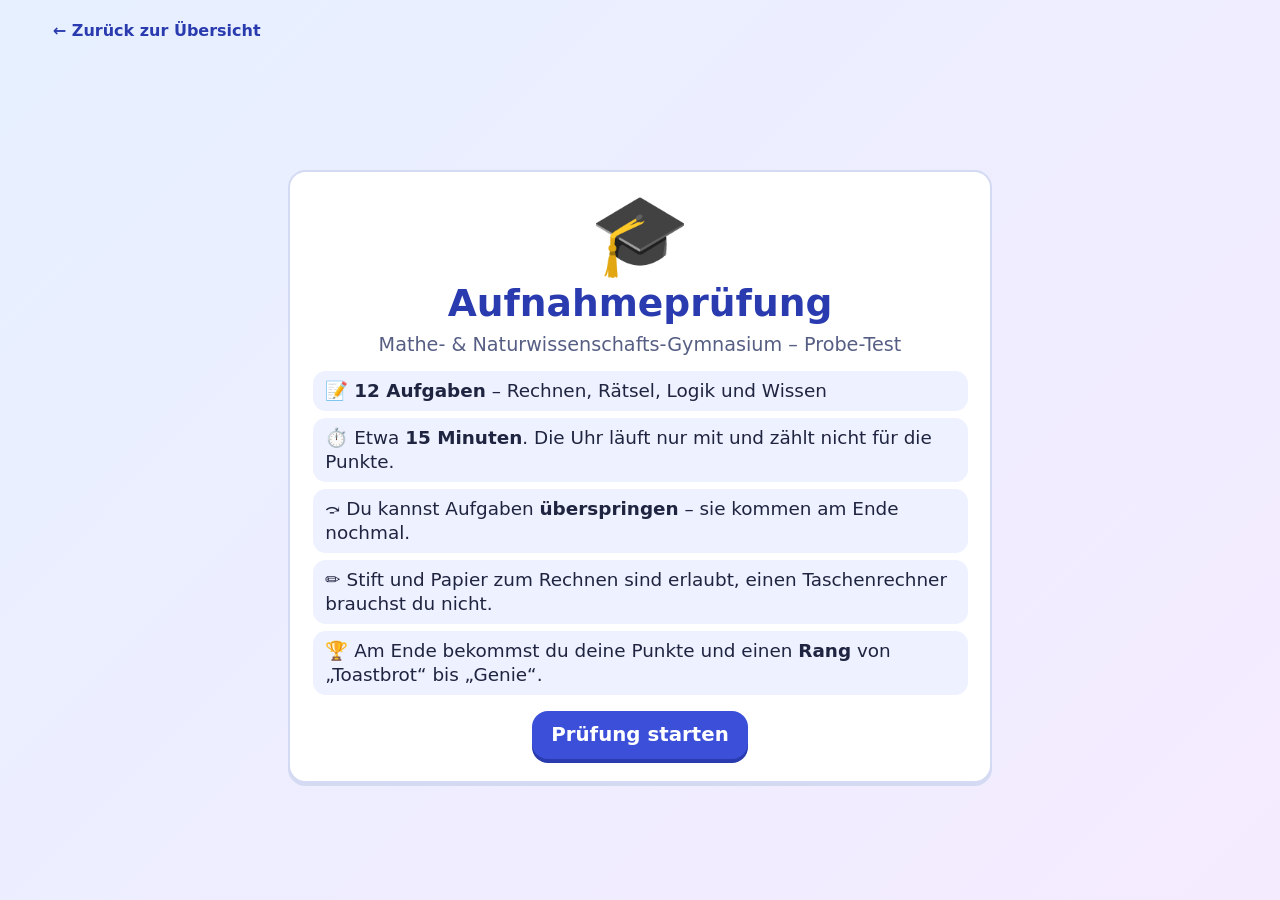
<file: projekte/aufnahmepruefung/v1/index.html>
<!doctype html>
<html lang="de">
<head>
  <meta charset="utf-8">
  <meta name="viewport" content="width=device-width, initial-scale=1, viewport-fit=cover">
  <title>Aufnahmeprüfung Gymnasium – Mathe &amp; Naturwissenschaften</title>
  <style>
    :root {
      --bg1: #e6f0ff;
      --bg2: #f5ebff;
      --ink: #1f2540;
      --muted: #565e84;
      --primary: #3b4fd8;
      --primary-dark: #2a3bb0;
      --accent: #ff8a1f;
      --accent-dark: #c05600;
      --good: #1f8a4c;
      --bad: #c2255c;
      --panel: #ffffff;
      --line: #d3daf2;
      --soft: #eef1ff;
      --radius: 1.1rem;
    }

    * {
      box-sizing: border-box;
      -webkit-tap-highlight-color: transparent;
    }

    html, body {
      height: 100%;
      margin: 0;
    }

    body {
      font-family: system-ui, -apple-system, "Segoe UI", Roboto, sans-serif;
      color: var(--ink);
      background: linear-gradient(135deg, var(--bg1), var(--bg2));
      overflow: hidden;
      touch-action: manipulation;
      -webkit-user-select: none;
      user-select: none;
      line-height: 1.3;
    }

    .screen {
      height: 100vh;
      height: 100dvh;
      width: 100%;
      max-width: 1200px;
      margin: 0 auto;
      display: flex;
      flex-direction: column;
      gap: .6rem;
      padding:
        max(.6rem, env(safe-area-inset-top))
        max(.8rem, env(safe-area-inset-right))
        max(.6rem, env(safe-area-inset-bottom))
        max(.8rem, env(safe-area-inset-left));
      overflow: hidden;
    }

    .screen[hidden] { display: none; }

    .panel {
      background: var(--panel);
      border-radius: var(--radius);
      border: 2px solid var(--line);
      box-shadow: 0 3px 0 var(--line);
    }

    /* ---------- Buttons ---------- */
    .btn {
      font: inherit;
      font-weight: 700;
      font-size: clamp(1rem, .9rem + .6vmin, 1.25rem);
      min-height: 48px;
      padding: .55rem 1.2rem;
      border: 0;
      border-radius: 1rem;
      cursor: pointer;
      color: var(--ink);
      background: #fff;
      box-shadow: inset 0 0 0 2px var(--line), 0 3px 0 var(--line);
      transition: transform .08s ease;
    }
    .btn:active:not(:disabled) { transform: translateY(2px); }
    .btn:focus-visible, .choice:focus-visible, .key:focus-visible, .back:focus-visible {
      outline: 4px solid #ffc078;
      outline-offset: 2px;
    }
    .btn.primary {
      color: #fff;
      background: var(--primary);
      box-shadow: 0 4px 0 var(--primary-dark);
    }
    .btn.accent {
      color: #fff;
      background: var(--accent-dark);
      box-shadow: 0 4px 0 #8a3f00;
    }
    .btn:disabled { opacity: .45; cursor: not-allowed; }

    /* ---------- Topbar ---------- */
    .topbar {
      display: grid;
      grid-template-columns: 1fr auto;
      grid-template-areas: "back timer" "prog prog";
      align-items: center;
      gap: .35rem .8rem;
    }
    .back {
      grid-area: back;
      justify-self: start;
      color: var(--primary-dark);
      font-weight: 700;
      text-decoration: none;
      min-height: 44px;
      display: inline-flex;
      align-items: center;
    }
    .back:hover { text-decoration: underline; }
    .timer {
      grid-area: timer;
      font-variant-numeric: tabular-nums;
      font-weight: 800;
      font-size: clamp(1.05rem, .9rem + .8vmin, 1.4rem);
      background: #fff;
      border: 2px solid var(--line);
      border-radius: 999px;
      padding: .25rem .8rem;
      white-space: nowrap;
    }
    .progress {
      grid-area: prog;
      display: flex;
      gap: .25rem;
    }
    .seg {
      flex: 1;
      height: .7rem;
      border-radius: 999px;
      background: #cfd6f3;
    }
    .seg.done { background: var(--primary); }
    .seg.skipped { background: var(--accent); }
    .seg.blank { background: #8b93b8; }
    .seg.current {
      transform: scaleY(1.7);
      box-shadow: 0 0 0 2px #fff, 0 0 0 4px var(--ink);
    }

    @media (min-width: 700px) {
      .topbar {
        grid-template-columns: auto 1fr auto;
        grid-template-areas: "back prog timer";
        gap: .8rem;
      }
    }

    /* ---------- Start / Zwischenseite ---------- */
    .center {
      flex: 1;
      min-height: 0;
      display: flex;
      align-items: center;
      justify-content: center;
    }
    .intro {
      width: min(100%, 44rem);
      max-height: 100%;
      overflow: auto;
      padding: clamp(.9rem, 2.5vmin, 2rem);
      text-align: center;
    }
    .intro .big-emoji { font-size: clamp(2.6rem, 9vmin, 5rem); line-height: 1; }
    .intro h1 {
      margin: .3rem 0 .2rem;
      font-size: clamp(1.4rem, 1rem + 2.4vmin, 2.4rem);
      color: var(--primary-dark);
    }
    .intro p { margin: .3rem 0; color: var(--muted); font-size: clamp(1rem, .9rem + .6vmin, 1.2rem); }
    .intro ul {
      list-style: none;
      padding: 0;
      margin: .8rem 0 1rem;
      display: grid;
      gap: .45rem;
      text-align: left;
      font-size: clamp(.98rem, .88rem + .55vmin, 1.15rem);
    }
    .intro li {
      background: var(--soft);
      border-radius: .8rem;
      padding: .5rem .8rem;
    }

    /* ---------- Prüfung ---------- */
    .card {
      flex: 1;
      min-height: 0;
      display: grid;
      grid-template-columns: minmax(0, 1fr);
      grid-template-rows: minmax(0, 1fr) auto;
      gap: .6rem;
    }
    .qpane {
      min-height: 0;
      padding: .7rem .9rem;
      display: flex;
      flex-direction: column;
      gap: .5rem;
    }
    .apane {
      min-height: 0;
      padding: .6rem;
      display: flex;
      flex-direction: column;
      gap: .5rem;
    }
    .meta {
      display: flex;
      flex-wrap: wrap;
      align-items: center;
      gap: .4rem .6rem;
      font-size: .9rem;
      color: var(--muted);
      font-weight: 600;
    }
    .pill {
      background: var(--soft);
      color: var(--primary-dark);
      border-radius: 999px;
      padding: .15rem .7rem;
      font-weight: 700;
    }
    .pill.warn { background: #fff0d9; color: var(--accent-dark); }
    #prompt {
      margin: 0;
      font-size: clamp(1.05rem, .75rem + 1.6vmin, 1.6rem);
      line-height: 1.3;
    }
    .visual {
      flex: 1;
      min-height: 0;
      display: flex;
      flex-direction: column;
      align-items: center;
      justify-content: center;
      gap: .5rem;
      overflow: hidden;
    }
    .visual[hidden] { display: none; }

    /* Visuals */
    .chips { display: flex; flex-wrap: wrap; gap: .45rem; justify-content: center; }
    .chip {
      min-width: 2.4em;
      padding: .3em .5em;
      border-radius: .7rem;
      background: var(--soft);
      border: 3px solid #c5cdf5;
      font-weight: 800;
      font-size: clamp(1.25rem, .9rem + 2.2vmin, 2.4rem);
      text-align: center;
    }
    .chip.q { background: #fff4e0; border-color: var(--accent); color: var(--accent-dark); }

    .expr {
      font-size: clamp(1.7rem, 1rem + 4.5vmin, 3.6rem);
      font-weight: 800;
      text-align: center;
      line-height: 1.2;
    }
    .expr .q { color: var(--accent-dark); }

    .story {
      width: 100%;
      background: #fff8e6;
      border: 2px solid #ffe0a3;
      border-radius: 1rem;
      padding: .7rem .9rem;
      font-size: clamp(1.02rem, .75rem + 1.5vmin, 1.55rem);
      line-height: 1.4;
      text-align: left;
    }

    .analogy { display: grid; gap: .5rem; width: 100%; }
    .pair {
      display: grid;
      grid-template-columns: 1fr auto 1fr;
      align-items: center;
      gap: .5rem;
      font-size: clamp(1.15rem, .8rem + 2vmin, 2rem);
      font-weight: 800;
    }
    .pair b {
      background: var(--soft);
      border-radius: .8rem;
      padding: .35rem .6rem;
      text-align: center;
      overflow-wrap: anywhere;
    }
    .pair b.qq { background: #fff4e0; color: var(--accent-dark); border: 3px dashed var(--accent); }
    .pair span { color: var(--muted); }

    .figrow { display: flex; gap: .4rem; align-items: center; justify-content: center; width: 100%; }
    .figcell { flex: 1; max-width: 7.5rem; aspect-ratio: 1; }
    .figcell svg { width: 100%; height: 100%; display: block; }
    .arrow { color: var(--muted); font-weight: 800; }

    .rect-svg { width: 100%; height: 100%; max-height: 100%; }

    .clues { width: 100%; display: grid; gap: .4rem; }
    .bubble {
      background: var(--soft);
      border-radius: 1rem;
      padding: .5rem .8rem;
      font-weight: 700;
      font-size: clamp(1.05rem, .8rem + 1.4vmin, 1.5rem);
      text-align: left;
    }

    .wall { display: flex; flex-direction: column; align-items: center; gap: .3rem; }
    .wall .row { display: flex; gap: .3rem; }
    .brick {
      width: clamp(3.2rem, 13vmin, 5.4rem);
      height: clamp(2.4rem, 8.5vmin, 3.7rem);
      display: flex;
      align-items: center;
      justify-content: center;
      border-radius: .6rem;
      border: 3px solid #c5cdf5;
      background: var(--soft);
      font-weight: 800;
      font-size: clamp(1.15rem, .8rem + 2vmin, 2rem);
    }
    .brick.q { background: #fff4e0; border-color: var(--accent); color: var(--accent-dark); }
    .brick.empty { background: #f4f5fb; border-style: dashed; border-color: #d3daf2; }

    /* Antworten: Zahlenfeld */
    .answerbox { display: flex; align-items: center; gap: .6rem; }
    .display {
      flex: 1;
      min-height: 3rem;
      display: flex;
      align-items: center;
      justify-content: center;
      border: 3px solid var(--primary);
      border-radius: .9rem;
      background: #f6f8ff;
      font-size: clamp(1.7rem, 1.2rem + 2.4vmin, 2.6rem);
      font-weight: 800;
      font-variant-numeric: tabular-nums;
    }
    .display.empty { color: #9aa3cf; }
    .unit {
      min-width: 3.2rem;
      font-weight: 700;
      font-size: clamp(1rem, .9rem + .6vmin, 1.3rem);
      color: var(--muted);
    }
    .unit:empty { display: none; }
    .numpad {
      display: grid;
      grid-template-columns: repeat(3, 1fr);
      grid-auto-rows: clamp(48px, 6.2dvh, 72px);
      gap: .4rem;
    }
    .key {
      font: inherit;
      font-weight: 800;
      font-size: clamp(1.3rem, 1rem + 1.6vmin, 2rem);
      border: 0;
      border-radius: .8rem;
      background: var(--soft);
      color: var(--ink);
      box-shadow: 0 3px 0 #c5cdf5;
      cursor: pointer;
    }
    .key:active { transform: translateY(2px); box-shadow: 0 1px 0 #c5cdf5; }
    .key.util { background: #fde8d0; box-shadow: 0 3px 0 #f2c28c; }

    /* Antworten: Auswahl */
    .choices {
      display: grid;
      grid-template-columns: repeat(2, minmax(0, 1fr));
      grid-auto-rows: clamp(56px, 9dvh, 110px);
      gap: .5rem;
    }
    .choices.one-col { grid-template-columns: minmax(0, 1fr); grid-auto-rows: clamp(48px, 7.2dvh, 80px); }
    .choices.fig { grid-auto-rows: clamp(84px, 15dvh, 150px); }
    .choice {
      font: inherit;
      font-weight: 700;
      font-size: clamp(1.02rem, .85rem + 1vmin, 1.4rem);
      min-height: 0;
      display: flex;
      align-items: center;
      gap: .6rem;
      padding: .3rem .6rem;
      text-align: left;
      color: var(--ink);
      background: #fff;
      border: 3px solid var(--line);
      border-radius: 1rem;
      cursor: pointer;
      box-shadow: 0 3px 0 var(--line);
    }
    .choice .letter {
      flex: none;
      width: 2rem;
      height: 2rem;
      border-radius: 50%;
      display: grid;
      place-items: center;
      background: var(--soft);
      color: var(--primary-dark);
      font-weight: 800;
      font-size: .95rem;
    }
    .choice .label { overflow-wrap: anywhere; }
    .choice .figwrap { flex: 1; min-width: 0; height: 100%; display: flex; align-items: center; justify-content: center; }
    .choice .figwrap svg { height: 100%; max-width: 100%; aspect-ratio: 1; }
    .choice[aria-checked="true"] {
      border-color: var(--primary);
      background: #e9edff;
      box-shadow: 0 3px 0 var(--primary);
    }
    .choice[aria-checked="true"] .letter { background: var(--primary); color: #fff; }

    .actions { display: flex; gap: .6rem; }
    .actions .btn { flex: 1; }
    .actions .btn.primary { flex: 1.6; }

    /* Breites Querformat: zwei Spalten */
    @media (min-width: 760px) and (min-aspect-ratio: 11/10) {
      .card {
        grid-template-columns: minmax(0, 1.1fr) minmax(0, 1fr);
        grid-template-rows: minmax(0, 1fr);
        gap: .8rem;
      }
      .qpane { padding: 1rem 1.2rem; }
      .apane { padding: .9rem; justify-content: center; }
      .numpad {
        flex: 1;
        min-height: 0;
        max-height: 26rem;
        grid-template-rows: repeat(4, minmax(48px, 1fr));
        grid-auto-rows: auto;
      }
      .choices { flex: 1; min-height: 0; max-height: 26rem; grid-template-rows: repeat(2, minmax(0, 1fr)); grid-auto-rows: auto; }
      .choices.one-col { grid-template-rows: repeat(4, minmax(0, 1fr)); }
      .choices.fig { grid-template-rows: repeat(2, minmax(0, 1fr)); }
    }

    /* Sehr niedrige Querformat-Ansicht (z. B. Handy quer) */
    @media (max-height: 520px) and (orientation: landscape) {
      .numpad { grid-template-columns: repeat(6, 1fr); grid-template-rows: repeat(2, minmax(44px, 1fr)); max-height: none; flex: 0 0 auto; height: 6.2rem; }
      .choices { max-height: none; }
      .meta { font-size: .8rem; }
    }

    /* ---------- Ergebnis ---------- */
    .result-wrap {
      flex: 1;
      min-height: 0;
      display: grid;
      grid-template-columns: minmax(0, 1fr);
      grid-template-rows: auto minmax(0, 1fr);
      gap: .6rem;
    }
    .hero {
      padding: .8rem 1rem;
      text-align: center;
      display: flex;
      flex-direction: column;
      align-items: center;
      justify-content: center;
      gap: .25rem;
    }
    .hero .emoji {
      font-size: clamp(3rem, 11vmin, 6rem);
      line-height: 1;
      animation: pop .7s cubic-bezier(.3, 1.6, .5, 1) both;
    }
    .hero .kicker { color: var(--muted); font-weight: 700; font-size: .95rem; }
    .hero h1 {
      margin: 0;
      font-size: clamp(1.6rem, 1rem + 3.5vmin, 3rem);
      color: var(--primary-dark);
      line-height: 1.1;
    }
    .hero .rankno {
      background: var(--accent-dark);
      color: #fff;
      border-radius: 999px;
      padding: .1rem .8rem;
      font-weight: 800;
      font-size: .95rem;
    }
    .hero .desc { margin: .2rem 0; color: var(--muted); font-size: clamp(.98rem, .85rem + .7vmin, 1.2rem); max-width: 34rem; }
    .score { font-weight: 800; font-size: clamp(1.2rem, 1rem + 1.2vmin, 1.7rem); }
    .bar { width: min(100%, 24rem); height: .9rem; border-radius: 999px; background: #dfe4f8; overflow: hidden; }
    .bar > i { display: block; height: 100%; background: linear-gradient(90deg, var(--accent), var(--primary)); border-radius: inherit; }
    .hero .small { color: var(--muted); font-size: .9rem; }
    .hero .btns { display: flex; gap: .5rem; flex-wrap: wrap; justify-content: center; margin-top: .4rem; }

    .details { padding: .7rem .9rem; overflow-y: auto; min-height: 0; -webkit-user-select: text; user-select: text; }
    .details h2 { margin: .2rem 0 .5rem; font-size: 1.15rem; color: var(--primary-dark); }
    .ladder { list-style: none; padding: 0; margin: 0 0 1rem; display: grid; gap: .3rem; }
    .ladder li {
      display: flex;
      align-items: center;
      gap: .6rem;
      padding: .3rem .6rem;
      border-radius: .7rem;
      background: #f4f6ff;
      font-weight: 600;
    }
    .ladder li .no { width: 1.6rem; text-align: right; color: var(--muted); font-weight: 800; }
    .ladder li.me { background: #fff0d9; box-shadow: inset 0 0 0 3px var(--accent); font-weight: 800; }
    .ladder li .you { margin-left: auto; color: var(--accent-dark); font-weight: 800; }
    .review { list-style: none; padding: 0; margin: 0; display: grid; gap: .5rem; }
    .review li { border-radius: .8rem; padding: .5rem .7rem; background: #f4f6ff; border-left: 6px solid #8b93b8; }
    .review li.ok { border-left-color: var(--good); }
    .review li.no { border-left-color: var(--bad); }
    .review .rt { font-weight: 800; }
    .review .rq { color: var(--muted); font-size: .95rem; overflow-wrap: anywhere; }
    .review .ra { font-size: .95rem; margin-top: .15rem; }
    .review .re { font-size: .9rem; color: var(--muted); margin-top: .15rem; }

    @media (min-width: 760px) and (min-aspect-ratio: 11/10) {
      .result-wrap { grid-template-columns: minmax(0, 1fr) minmax(0, 1fr); grid-template-rows: minmax(0, 1fr); gap: .8rem; }
      .hero { padding: 1.2rem; gap: .5rem; }
    }
    @media (max-height: 700px) and (max-aspect-ratio: 11/10) {
      .hero .desc { display: none; }
    }

    @keyframes pop { from { transform: scale(.2) rotate(-12deg); opacity: 0; } to { transform: none; opacity: 1; } }
    @media (prefers-reduced-motion: reduce) {
      .hero .emoji { animation: none; }
      .btn { transition: none; }
    }
  </style>
</head>
<body>

  <!-- Startseite -->
  <section class="screen" id="screenStart">
    <div class="topbar" style="grid-template-areas:'back back'">
      <a class="back" href="../">&larr; Zurück zur Übersicht</a>
    </div>
    <div class="center">
      <div class="intro panel">
        <div class="big-emoji" aria-hidden="true">🎓</div>
        <h1>Aufnahmeprüfung</h1>
        <p>Mathe- &amp; Natur&shy;wissen&shy;schafts-Gymnasium – Probe-Test</p>
        <ul>
          <li>📝 <strong>12 Aufgaben</strong> – Rechnen, Rätsel, Logik und Wissen</li>
          <li>⏱️ Etwa <strong>15 Minuten</strong>. Die Uhr läuft nur mit und zählt nicht für die Punkte.</li>
          <li>⤼ Du kannst Aufgaben <strong>überspringen</strong> – sie kommen am Ende nochmal.</li>
          <li>✏️ Stift und Papier zum Rechnen sind erlaubt, einen Taschenrechner brauchst du nicht.</li>
          <li>🏆 Am Ende bekommst du deine Punkte und einen <strong>Rang</strong> von „Toastbrot“ bis „Genie“.</li>
        </ul>
        <button class="btn primary" id="startBtn" type="button">Prüfung starten</button>
      </div>
    </div>
  </section>

  <!-- Prüfung -->
  <section class="screen" id="screenTest" hidden>
    <div class="topbar">
      <a class="back" href="../">&larr; Übersicht</a>
      <div class="progress" id="progress" aria-hidden="true"></div>
      <div class="timer" role="timer" aria-label="Verstrichene Zeit">⏱ <span id="timeText">00:00</span></div>
    </div>
    <main class="card">
      <section class="qpane panel" aria-live="polite">
        <div class="meta">
          <span class="pill" id="cat"></span>
          <span id="count"></span>
          <span class="pill warn" id="roundPill" hidden>Nochmal versuchen</span>
        </div>
        <h2 id="prompt"></h2>
        <div class="visual" id="visual"></div>
      </section>
      <section class="apane panel" id="apane"></section>
    </main>
    <div class="actions">
      <button class="btn" id="skipBtn" type="button">Überspringen</button>
      <button class="btn primary" id="nextBtn" type="button" disabled>Weiter</button>
    </div>
  </section>

  <!-- Zwischenseite: übersprungene Aufgaben -->
  <section class="screen" id="screenInterlude" hidden>
    <div class="topbar" style="grid-template-areas:'timer timer';grid-template-columns:1fr">
      <div class="timer" style="justify-self:end">⏱ <span id="timeText2">00:00</span></div>
    </div>
    <div class="center">
      <div class="intro panel">
        <div class="big-emoji" aria-hidden="true">🔁</div>
        <h1>Fast geschafft!</h1>
        <p id="interludeText"></p>
        <p>Diesmal kannst du jede Aufgabe lösen oder ohne Antwort weitergehen.</p>
        <p></p>
        <button class="btn primary" id="interludeBtn" type="button">Los geht’s</button>
      </div>
    </div>
  </section>

  <!-- Ergebnis -->
  <section class="screen" id="screenResult" hidden>
    <div class="topbar" style="grid-template-areas:'back back'">
      <a class="back" href="../">&larr; Zurück zur Übersicht</a>
    </div>
    <div class="result-wrap">
      <div class="hero panel">
        <div class="emoji" id="rEmoji" aria-hidden="true"></div>
        <div class="kicker">Dein Rang</div>
        <h1 id="rName"></h1>
        <span class="rankno" id="rNo"></span>
        <p class="desc" id="rDesc"></p>
        <div class="score" id="rScore"></div>
        <div class="bar" aria-hidden="true"><i id="rBar" style="width:0"></i></div>
        <div class="small" id="rTime"></div>
        <div class="btns">
          <button class="btn primary" id="againBtn" type="button">Nochmal mit neuen Aufgaben</button>
        </div>
      </div>
      <div class="details panel">
        <h2>Alle Ränge</h2>
        <ol class="ladder" id="ladder" reversed></ol>
        <h2>Deine Auswertung</h2>
        <ul class="review" id="review"></ul>
      </div>
    </div>
  </section>

  <script>
  (function () {
    'use strict';

    /* =====================================================
       Hilfsfunktionen
       ===================================================== */
    const rnd = (a, b) => Math.floor(Math.random() * (b - a + 1)) + a;
    const pick = (arr) => arr[rnd(0, arr.length - 1)];
    function shuffle(arr) {
      const a = arr.slice();
      for (let i = a.length - 1; i > 0; i--) {
        const j = rnd(0, i);
        const t = a[i]; a[i] = a[j]; a[j] = t;
      }
      return a;
    }
    const pad = (n) => String(n).padStart(2, '0');
    const NAMES = ['Anna', 'Ben', 'Carla', 'David', 'Emma', 'Felix', 'Mia', 'Paul', 'Lena', 'Tim', 'Sophie', 'Jonas', 'Nora', 'Leon'];

    /* Baut eine Auswahlaufgabe. correct/wrongs: Text oder {text, v, svg, label} */
    function choiceTask(base, correct, wrongs, opts) {
      opts = opts || {};
      const norm = (o) => (typeof o === 'object' ? o : { text: String(o) });
      const c = norm(correct);
      let list = [c].concat(wrongs.map(norm));
      list = opts.sort ? list.slice().sort((a, b) => a.v - b.v) : shuffle(list);
      const correctIndex = list.indexOf(c);
      const options = list.concat((opts.tail || []).map(norm));
      return Object.assign({ kind: 'choice', options: options, correctIndex: correctIndex }, base);
    }
    /* Falsche Antworten ohne Duplikate auswählen */
    function uniqueWrongs(correct, candidates, n) {
      const seen = new Set([correct]);
      const out = [];
      for (const c of candidates) {
        if (!seen.has(c) && out.length < n) { seen.add(c); out.push(c); }
      }
      let extra = 1;
      while (out.length < n) {
        const c = correct + extra * (extra % 2 ? 1 : -1) * 2;
        extra++;
        if (!seen.has(c) && c >= 0) { seen.add(c); out.push(c); }
      }
      return out;
    }
    const numOpt = (n, unit) => ({ text: n + (unit ? ' ' + unit : ''), v: n });

    /* =====================================================
       Aufgaben-Generatoren (immer gleiche Struktur, andere Werte)
       ===================================================== */

    /* 1. Zahlenreihe */
    function genSequence() {
      const type = pick(['plus', 'minus', 'alt', 'double', 'grow']);
      let seq = [], shown = 5, explain = '';
      if (type === 'plus') {
        const s = rnd(2, 25), d = rnd(2, 9);
        for (let i = 0; i < 6; i++) seq.push(s + d * i);
        explain = 'Die Zahlen werden immer um ' + d + ' größer: ' + seq[4] + ' + ' + d + ' = ' + seq[5] + '.';
      } else if (type === 'minus') {
        const s = rnd(45, 90), d = rnd(3, 8);
        for (let i = 0; i < 6; i++) seq.push(s - d * i);
        explain = 'Die Zahlen werden immer um ' + d + ' kleiner: ' + seq[4] + ' − ' + d + ' = ' + seq[5] + '.';
      } else if (type === 'alt') {
        const s = rnd(1, 15), a = rnd(2, 6);
        let b = rnd(1, 5);
        if (b === a) b = a + 1;
        let v = s;
        seq.push(v);
        for (let i = 0; i < 6; i++) { v += (i % 2 === 0 ? a : b); seq.push(v); }
        shown = 6;
        explain = 'Abwechselnd wird ' + a + ' und ' + b + ' addiert. Als Nächstes ist +' + b + ' dran: ' + seq[5] + ' + ' + b + ' = ' + seq[6] + '.';
      } else if (type === 'double') {
        const s = rnd(1, 5);
        for (let i = 0; i < 6; i++) seq.push(s * Math.pow(2, i));
        explain = 'Jede Zahl wird verdoppelt: ' + seq[4] + ' · 2 = ' + seq[5] + '.';
      } else {
        const s = rnd(1, 10);
        let v = s;
        seq.push(v);
        for (let i = 1; i <= 5; i++) { v += i; seq.push(v); }
        explain = 'Die Sprünge werden immer um 1 größer: +1, +2, +3, +4, +5. ' + seq[4] + ' + 5 = ' + seq[5] + '.';
      }
      const answer = seq[shown];
      const shownSeq = seq.slice(0, shown);
      const chips = shownSeq.map((n) => '<span class="chip">' + n + '</span>').join('') + '<span class="chip q">?</span>';
      return {
        kind: 'input', prompt: 'Welche Zahl kommt als Nächstes?',
        visual: '<div class="chips">' + chips + '</div>',
        answer: answer, unit: '',
        q: shownSeq.join(', ') + ', ?', explain: explain
      };
    }

    /* 2. Rechnen: Punkt vor Strich und Klammern */
    function genArithmetic() {
      const forms = [
        () => { const a = rnd(2, 30), b = rnd(2, 9), c = rnd(2, 9);
          return { e: a + ' + ' + b + ' · ' + c, v: a + b * c,
            x: 'Punkt vor Strich: erst ' + b + ' · ' + c + ' = ' + (b * c) + ', dann ' + a + ' + ' + (b * c) + ' = ' + (a + b * c) + '.' }; },
        () => { const a = rnd(3, 9), b = rnd(3, 9), c = rnd(1, Math.min(20, a * b - 1));
          return { e: a + ' · ' + b + ' − ' + c, v: a * b - c,
            x: 'Erst ' + a + ' · ' + b + ' = ' + (a * b) + ', dann ' + (a * b) + ' − ' + c + ' = ' + (a * b - c) + '.' }; },
        () => { const a = rnd(2, 15), b = rnd(2, 15), c = rnd(2, 6);
          return { e: '(' + a + ' + ' + b + ') · ' + c, v: (a + b) * c,
            x: 'Klammer zuerst: ' + a + ' + ' + b + ' = ' + (a + b) + ', dann ' + (a + b) + ' · ' + c + ' = ' + ((a + b) * c) + '.' }; },
        () => { const b = rnd(2, 6), c = rnd(2, 6), a = b * c + rnd(1, 30);
          return { e: a + ' − ' + b + ' · ' + c, v: a - b * c,
            x: 'Punkt vor Strich: erst ' + b + ' · ' + c + ' = ' + (b * c) + ', dann ' + a + ' − ' + (b * c) + ' = ' + (a - b * c) + '.' }; },
        () => { const a = rnd(2, 9), b = rnd(2, 9), c = rnd(5, 40);
          return { e: c + ' + ' + (a * b) + ' : ' + b, v: c + a,
            x: 'Punkt vor Strich: erst ' + (a * b) + ' : ' + b + ' = ' + a + ', dann ' + c + ' + ' + a + ' = ' + (c + a) + '.' }; }
      ];
      const f = pick(forms)();
      return {
        kind: 'input', prompt: 'Rechne aus. Denk an „Punkt vor Strich“ und an die Klammern!',
        visual: '<div class="expr">' + f.e + ' = <span class="q">?</span></div>',
        answer: f.v, unit: '', q: f.e + ' = ?', explain: f.x
      };
    }

    /* 3. Textaufgabe */
    function genWordProblem() {
      const name = pick(NAMES);
      const kinds = [
        () => { const n = rnd(3, 7), p = rnd(2, 6), cost = n * p, pay = cost < 20 ? 20 : 50;
          return { t: name + ' kauft ' + n + ' Hefte. Ein Heft kostet ' + p + ' €. ' + name + ' bezahlt mit einem ' + pay + '-€-Schein. Wie viel Euro bekommt ' + name + ' zurück?',
            a: pay - cost, u: '€', x: n + ' · ' + p + ' = ' + cost + ' € kosten die Hefte. ' + pay + ' − ' + cost + ' = ' + (pay - cost) + ' €.' }; },
        () => { const a = rnd(20, 40), b = rnd(5, 15), c = rnd(3, 12);
          return { t: 'Im Bus sitzen ' + a + ' Kinder. An der Haltestelle steigen ' + b + ' Kinder aus und ' + c + ' Kinder ein. Wie viele Kinder sitzen danach im Bus?',
            a: a - b + c, u: 'Kinder', x: a + ' − ' + b + ' + ' + c + ' = ' + (a - b + c) + '.' }; },
        () => { const k = rnd(3, 6), m = rnd(6, 12), g = rnd(5, k * m - 10);
          return { t: 'In einem Karton liegen ' + k + ' Packungen mit je ' + m + ' Stiften. ' + name + ' verschenkt ' + g + ' Stifte. Wie viele Stifte bleiben übrig?',
            a: k * m - g, u: 'Stifte', x: k + ' · ' + m + ' = ' + (k * m) + ' Stifte insgesamt. ' + (k * m) + ' − ' + g + ' = ' + (k * m - g) + '.' }; },
        () => { const x = rnd(3, 8), w = rnd(4, 9), y = rnd(5, x * w - 5);
          return { t: name + ' spart jede Woche ' + x + ' €. Nach ' + w + ' Wochen kauft ' + name + ' ein Buch für ' + y + ' €. Wie viel Geld bleibt übrig?',
            a: x * w - y, u: '€', x: x + ' · ' + w + ' = ' + (x * w) + ' € gespart. ' + (x * w) + ' − ' + y + ' = ' + (x * w - y) + ' €.' }; },
        () => { const g = rnd(4, 6), k = rnd(3, 6), s = rnd(2, 4), n = g * k;
          return { t: n + ' Kinder werden in Gruppen zu je ' + g + ' Kindern eingeteilt. Jede Gruppe bekommt ' + s + ' Stifte. Wie viele Stifte werden insgesamt gebraucht?',
            a: k * s, u: 'Stifte', x: n + ' : ' + g + ' = ' + k + ' Gruppen. ' + k + ' · ' + s + ' = ' + (k * s) + ' Stifte.' }; }
      ];
      const r = pick(kinds)();
      return {
        kind: 'input', prompt: 'Lies die Aufgabe genau und rechne.',
        visual: '<div class="story">' + r.t + '</div>',
        answer: r.a, unit: r.u, q: r.t, explain: r.x
      };
    }

    /* 4. Analogie */
    const ANALOGIES = [
      ['Hand', 'Handschuh', 'Fuß', 'Schuh', ['Zeh', 'Bein', 'Boden'], 'Ein Handschuh gehört an die Hand, ein Schuh an den Fuß.'],
      ['Vogel', 'Nest', 'Biene', 'Bienenstock', ['Blume', 'Flügel', 'Summen'], 'Der Vogel wohnt im Nest, die Biene im Bienenstock.'],
      ['Auge', 'Sehen', 'Ohr', 'Hören', ['Lärm', 'Kopf', 'Riechen'], 'Mit dem Auge sieht man, mit dem Ohr hört man.'],
      ['Heiß', 'Kalt', 'Tag', 'Nacht', ['Sonne', 'Uhr', 'Mittag'], 'Gegenteile: heiß – kalt, Tag – Nacht.'],
      ['Frosch', 'Kaulquappe', 'Schmetterling', 'Raupe', ['Blatt', 'Biene', 'Flügel'], 'Aus der Kaulquappe wird ein Frosch, aus der Raupe ein Schmetterling.'],
      ['Pferd', 'Fohlen', 'Kuh', 'Kalb', ['Lamm', 'Küken', 'Welpe'], 'Das Junge vom Pferd ist das Fohlen, das Junge der Kuh das Kalb.'],
      ['Thermometer', 'Temperatur', 'Waage', 'Gewicht', ['Länge', 'Zeit', 'Wärme'], 'Ein Thermometer misst die Temperatur, eine Waage das Gewicht.'],
      ['Lineal', 'Länge', 'Uhr', 'Zeit', ['Gewicht', 'Temperatur', 'Zahl'], 'Ein Lineal misst die Länge, eine Uhr die Zeit.'],
      ['Fisch', 'Wasser', 'Vogel', 'Luft', ['Nest', 'Baum', 'Feder'], 'Der Fisch lebt im Wasser, der Vogel fliegt in der Luft.'],
      ['Messer', 'Schneiden', 'Stift', 'Schreiben', ['Essen', 'Lesen', 'Kleben'], 'Mit einem Messer schneidet man, mit einem Stift schreibt man.'],
      ['Baum', 'Wald', 'Schaf', 'Herde', ['Wiese', 'Wolle', 'Stall'], 'Viele Bäume sind ein Wald, viele Schafe eine Herde.'],
      ['Mond', 'Erde', 'Erde', 'Sonne', ['Mars', 'Wolke', 'Nacht'], 'Der Mond umkreist die Erde, die Erde umkreist die Sonne.'],
      ['Samen', 'Pflanze', 'Ei', 'Küken', ['Schale', 'Nest', 'Hahn'], 'Aus einem Samen wächst eine Pflanze, aus einem Ei schlüpft ein Küken.']
    ];
    function genAnalogy() {
      if (Math.random() < 0.3) {
        const k = rnd(2, 5), a = rnd(2, 9);
        let c = rnd(2, 9);
        if (c === a) c++;
        const b = a * k, ans = c * k;
        const wr = uniqueWrongs(ans, [c + (b - a), c + k, ans + k, ans - k, ans + 2], 3);
        return choiceTask({
          cat: null, prompt: 'Welche Zahl passt? Finde die Regel.',
          visual: '<div class="analogy"><div class="pair"><b>' + a + '</b><span>→</span><b>' + b + '</b></div><div class="pair"><b>' + c + '</b><span>→</span><b class="qq">?</b></div></div>',
          q: a + ' → ' + b + ' und ' + c + ' → ?',
          explain: 'Die Regel ist „mal ' + k + '“: ' + a + ' · ' + k + ' = ' + b + ', also ' + c + ' · ' + k + ' = ' + ans + '.'
        }, numOpt(ans), wr.map((n) => numOpt(n)), { sort: true });
      }
      const e = pick(ANALOGIES);
      return choiceTask({
        prompt: 'Welches Wort passt? Das untere Paar gehört genauso zusammen wie das obere.',
        visual: '<div class="analogy"><div class="pair"><b>' + e[0] + '</b><span>→</span><b>' + e[1] + '</b></div><div class="pair"><b>' + e[2] + '</b><span>→</span><b class="qq">?</b></div></div>',
        q: e[0] + ' → ' + e[1] + ' und ' + e[2] + ' → ?',
        explain: e[5]
      }, e[3], e[4]);
    }

    /* 5. Figurenfolge */
    const CORNERS = [[27, 27], [73, 27], [73, 73], [27, 73]];
    const COLOR_PAIRS = [['#e03131', '#1c7ed6'], ['#f08c00', '#1c7ed6'], ['#7048e8', '#f08c00']];
    function figSVG(pos, color, isQuestion) {
      if (isQuestion) {
        return '<svg viewBox="0 0 100 100" role="img" aria-label="Gesuchtes Bild"><rect x="6" y="6" width="88" height="88" rx="14" fill="#fff8e6" stroke="#ff8a1f" stroke-width="5" stroke-dasharray="9 7"/><text x="50" y="68" text-anchor="middle" font-size="52" font-weight="800" fill="#c05600" font-family="system-ui,sans-serif">?</text></svg>';
      }
      const c = CORNERS[pos];
      return '<svg viewBox="0 0 100 100" role="img" aria-hidden="true"><rect x="6" y="6" width="88" height="88" rx="14" fill="#fff" stroke="#3d4570" stroke-width="5"/><circle cx="' + c[0] + '" cy="' + c[1] + '" r="15" fill="' + color + '" stroke="#1f2540" stroke-width="2.5"/></svg>';
    }
    function genFigures() {
      const pair = pick(COLOR_PAIRS);
      const step = pick([1, 1, 3, 2]);
      const alt = Math.random() < 0.65;
      const p0 = rnd(0, 3);
      const at = (i) => ({ pos: (p0 + step * i) % 4, col: alt ? (i % 2 ? pair[1] : pair[0]) : pair[0] });
      const ans = at(4);
      const key = (f) => f.pos + '|' + f.col;
      const used = new Set([key(ans)]);
      const wrongs = [];
      const add = (f) => { if (!used.has(key(f))) { used.add(key(f)); wrongs.push(f); } };
      add({ pos: ans.pos, col: ans.col === pair[0] ? pair[1] : pair[0] });
      add({ pos: at(3).pos, col: ans.col });
      const rest = shuffle([0, 1, 2, 3].flatMap((p) => pair.map((c) => ({ pos: p, col: c }))));
      for (const f of rest) { if (wrongs.length < 3) add(f); }
      const toOpt = (f) => ({ svg: figSVG(f.pos, f.col), text: '', fkey: key(f) });
      const cells = [0, 1, 2, 3].map((i) => { const f = at(i); return '<div class="figcell">' + figSVG(f.pos, f.col) + '</div>'; });
      cells.push('<div class="figcell">' + figSVG(0, '', true) + '</div>');
      const dirText = step === 1 ? 'Der Punkt wandert immer eine Ecke im Uhrzeigersinn weiter.'
        : step === 3 ? 'Der Punkt wandert immer eine Ecke gegen den Uhrzeigersinn weiter.'
        : 'Der Punkt springt immer in die gegenüberliegende Ecke.';
      return choiceTask({
        prompt: 'Welches Bild kommt als Nächstes?',
        visual: '<div class="figrow">' + cells.join('') + '</div>',
        optClass: 'fig', q: 'Figurenfolge mit wanderndem Punkt',
        explain: dirText + (alt ? ' Die Farbe wechselt jedes Mal.' : ' Die Farbe bleibt gleich.')
      }, toOpt(ans), wrongs.map(toOpt));
    }

    /* 6. Welche Zahl / welches Wort passt nicht? */
    const WORD_GROUPS = {
      'Obst': ['Apfel', 'Birne', 'Banane', 'Kirsche', 'Traube', 'Pflaume'],
      'Tiere': ['Hund', 'Katze', 'Pferd', 'Hase', 'Kuh', 'Maus'],
      'Planeten': ['Mars', 'Venus', 'Erde', 'Jupiter', 'Saturn', 'Merkur'],
      'Fahrzeuge': ['Auto', 'Zug', 'Bus', 'Fahrrad', 'Schiff', 'Flugzeug'],
      'Möbel': ['Tisch', 'Stuhl', 'Bett', 'Schrank', 'Sofa', 'Regal'],
      'Körperteile': ['Arm', 'Bein', 'Kopf', 'Nase', 'Ohr', 'Hand'],
      'Farben': ['Rot', 'Blau', 'Grün', 'Gelb', 'Lila', 'Rosa'],
      'Schulsachen': ['Lineal', 'Bleistift', 'Heft', 'Füller', 'Radiergummi', 'Schere']
    };
    const GROUP_SINGULAR = { 'Obst': 'Obst', 'Tiere': 'Tiere', 'Planeten': 'Planeten', 'Fahrzeuge': 'Fahrzeuge', 'Möbel': 'Möbel', 'Körperteile': 'Körperteile', 'Farben': 'Farben', 'Schulsachen': 'Schulsachen' };
    function genOddOne() {
      const type = pick(['mult', 'words', 'parity', 'words', 'mult']);
      const base = { prompt: 'Welche Zahl passt nicht zu den anderen?', q: '' };
      if (type === 'mult') {
        const n = pick([3, 4, 5, 6, 7, 8, 9]);
        const kmax = Math.floor(80 / n);
        let ks = [];
        for (let k = 2; k <= kmax; k++) ks.push(k);
        const par = rnd(0, 1);
        if (n % 2 === 1) ks = ks.filter((k) => k % 2 === par);
        ks = shuffle(ks).slice(0, 3);
        const mult = ks.map((k) => n * k);
        const cand = [];
        for (let v = 10; v <= 80; v++) {
          if (v % n !== 0 && (n % 2 === 0 || v % 2 === mult[0] % 2)) cand.push(v);
        }
        const odd = pick(cand);
        base.q = shuffle(mult.concat([odd])).join(', ') + ' – welche passt nicht?';
        base.explain = 'Die Zahlen ' + mult.slice().sort((a, b) => a - b).join(', ') + ' stehen alle in der ' + n + 'er-Reihe (im Einmaleins). ' + odd + ' nicht.';
        base.prompt = 'Welche Zahl passt nicht zu den anderen? (Tipp: Einmaleins!)';
        return choiceTask(base, numOpt(odd), mult.map((n2) => numOpt(n2)));
      }
      if (type === 'parity') {
        const wantOdd = Math.random() < 0.5; // wantOdd: drei gerade, eine ungerade
        const mk = (par) => { let v; do { v = rnd(10, 99); } while (v % 2 !== par); return v; };
        const same = new Set();
        while (same.size < 3) same.add(mk(wantOdd ? 0 : 1));
        const oddOne = mk(wantOdd ? 1 : 0);
        base.q = shuffle(Array.from(same).concat([oddOne])).join(', ') + ' – welche passt nicht?';
        base.explain = 'Drei Zahlen sind ' + (wantOdd ? 'gerade' : 'ungerade') + ', nur ' + oddOne + ' ist ' + (wantOdd ? 'ungerade' : 'gerade') + '.';
        return choiceTask(base, numOpt(oddOne), Array.from(same).map((n2) => numOpt(n2)));
      }
      const groups = Object.keys(WORD_GROUPS);
      const gA = pick(groups);
      const gB = pick(groups.filter((g) => g !== gA));
      const three = shuffle(WORD_GROUPS[gA]).slice(0, 3);
      const oddW = pick(WORD_GROUPS[gB]);
      base.prompt = 'Welches Wort passt nicht zu den anderen?';
      base.q = shuffle(three.concat([oddW])).join(', ') + ' – welches passt nicht?';
      base.explain = three.join(', ') + ' gehören zu „' + GROUP_SINGULAR[gA] + '“. ' + oddW + ' gehört zu „' + GROUP_SINGULAR[gB] + '“.';
      return choiceTask(base, oddW, three);
    }

    /* 7. Rechteck */
    function rectSVG(a, b, la, lb) {
      const w = 60 + a * 13, h = 30 + b * 11, x = 24, y = 36;
      const qa = la === '?', qb = lb === '?';
      return '<svg class="rect-svg" viewBox="0 0 320 200" role="img" aria-label="Rechteck mit Seitenlängen" font-family="system-ui,sans-serif" font-weight="800" font-size="19">' +
        '<rect x="' + x + '" y="' + y + '" width="' + w + '" height="' + h + '" rx="4" fill="#e9edff" stroke="#3b4fd8" stroke-width="5"/>' +
        '<text x="' + (x + w / 2) + '" y="' + (y - 10) + '" text-anchor="middle" fill="' + (qa ? '#c05600' : '#1f2540') + '">' + la + (qa ? '' : ' cm') + '</text>' +
        '<text x="' + (x + w + 10) + '" y="' + (y + h / 2 + 7) + '" fill="' + (qb ? '#c05600' : '#1f2540') + '">' + lb + (qb ? '' : ' cm') + '</text>' +
        '</svg>';
    }
    function genRectangle() {
      const a = rnd(4, 12);
      let b = rnd(2, 9);
      if (b === a) b++;
      const mode = pick(['umfang', 'flaeche', 'seite']);
      if (mode === 'umfang') {
        return { kind: 'input', prompt: 'Wie groß ist der Umfang des Rechtecks? (Einmal ganz um das Rechteck herum.)',
          visual: rectSVG(a, b, a, b), answer: 2 * (a + b), unit: 'cm',
          q: 'Rechteck ' + a + ' cm × ' + b + ' cm: Umfang?',
          explain: 'Umfang = alle vier Seiten: ' + a + ' + ' + b + ' + ' + a + ' + ' + b + ' = ' + (2 * (a + b)) + ' cm.' };
      }
      if (mode === 'flaeche') {
        return { kind: 'input', prompt: 'Wie groß ist die Fläche des Rechtecks? (Länge mal Breite.)',
          visual: rectSVG(a, b, a, b), answer: a * b, unit: 'cm²',
          q: 'Rechteck ' + a + ' cm × ' + b + ' cm: Fläche?',
          explain: 'Fläche = Länge · Breite: ' + a + ' · ' + b + ' = ' + (a * b) + ' cm².' };
      }
      const u = 2 * (a + b);
      return { kind: 'input', prompt: 'Der Umfang des Rechtecks beträgt ' + u + ' cm. Wie lang ist die obere Seite?',
        visual: rectSVG(a, b, '?', b), answer: a, unit: 'cm',
        q: 'Umfang ' + u + ' cm, eine Seite ' + b + ' cm: andere Seite?',
        explain: u + ' : 2 = ' + (u / 2) + ' (eine lange + eine kurze Seite). ' + (u / 2) + ' − ' + b + ' = ' + a + ' cm.' };
    }

    /* 8. Zahlenrätsel */
    function genRiddle() {
      const x = rnd(3, 12), m = rnd(2, 5), c = rnd(1, 15);
      const forms = [
        () => ({ t: 'Ich denke mir eine Zahl. Ich multipliziere sie mit ' + m + ' und addiere ' + c + '. Das Ergebnis ist ' + (x * m + c) + '.',
          x: 'Rückwärts rechnen: ' + (x * m + c) + ' − ' + c + ' = ' + (x * m) + ', dann ' + (x * m) + ' : ' + m + ' = ' + x + '.' }),
        () => { const cc = rnd(1, Math.min(15, x * m - 1));
          return { t: 'Ich denke mir eine Zahl. Ich multipliziere sie mit ' + m + ' und ziehe ' + cc + ' ab. Das Ergebnis ist ' + (x * m - cc) + '.',
            x: 'Rückwärts rechnen: ' + (x * m - cc) + ' + ' + cc + ' = ' + (x * m) + ', dann ' + (x * m) + ' : ' + m + ' = ' + x + '.' }; },
        () => ({ t: 'Ich denke mir eine Zahl. Ich addiere ' + c + ' und multipliziere das Ergebnis mit ' + m + '. Es kommt ' + ((x + c) * m) + ' heraus.',
          x: 'Rückwärts rechnen: ' + ((x + c) * m) + ' : ' + m + ' = ' + (x + c) + ', dann ' + (x + c) + ' − ' + c + ' = ' + x + '.' }),
        () => ({ t: 'Ich denke mir eine Zahl. Die Hälfte davon plus ' + c + ' ergibt ' + (x + c) + '.',
          x: 'Rückwärts rechnen: ' + (x + c) + ' − ' + c + ' = ' + x + ' ist die Hälfte. Die Zahl ist also ' + x + ' · 2 = ' + (2 * x) + '.', ans: 2 * x })
      ];
      const f = pick(forms)();
      return { kind: 'input', prompt: 'Welche Zahl habe ich mir gedacht?',
        visual: '<div class="story">🤔 ' + f.t + '</div>',
        answer: f.ans !== undefined ? f.ans : x, unit: '', q: f.t, explain: f.x };
    }

    /* 9. Logik: Reihenfolge */
    const ATTRS = [
      { comp: 'größer', opp: 'kleiner', sup: 'am größten', sub: 'am kleinsten' },
      { comp: 'älter', opp: 'jünger', sup: 'am ältesten', sub: 'am jüngsten' },
      { comp: 'schneller', opp: 'langsamer', sup: 'am schnellsten', sub: 'am langsamsten' },
      { comp: 'schwerer', opp: 'leichter', sup: 'am schwersten', sub: 'am leichtesten' }
    ];
    function genLogic() {
      const nm = shuffle(NAMES).slice(0, 3);
      const top = nm[0], mid = nm[1], low = nm[2];
      const at = pick(ATTRS);
      const s1 = Math.random() < 0.5 ? top + ' ist ' + at.comp + ' als ' + mid + '.' : mid + ' ist ' + at.opp + ' als ' + top + '.';
      const s2 = Math.random() < 0.5 ? mid + ' ist ' + at.comp + ' als ' + low + '.' : low + ' ist ' + at.opp + ' als ' + mid + '.';
      const clues = shuffle([s1, s2]);
      const qk = pick(['sup', 'sub', 'mid']);
      let question, answer, wrongs;
      if (qk === 'sup') { question = 'Wer ist ' + at.sup + '?'; answer = top; wrongs = [mid, low]; }
      else if (qk === 'sub') { question = 'Wer ist ' + at.sub + '?'; answer = low; wrongs = [top, mid]; }
      else { question = 'Wer ist weder ' + at.sup + ' noch ' + at.sub + '?'; answer = mid; wrongs = [top, low]; }
      return choiceTask({
        prompt: 'Lies die Hinweise. ' + question,
        visual: '<div class="clues">' + clues.map((c) => '<div class="bubble">💬 ' + c + '</div>').join('') + '</div>',
        q: clues.join(' ') + ' ' + question,
        explain: 'Die Reihenfolge (' + at.sup + ' zuerst) ist: ' + top + ', ' + mid + ', ' + low + '.'
      }, answer, wrongs, { tail: ['Das kann man nicht wissen'] });
    }

    /* 10. Zahlenmauer */
    function genWall() {
      const a = rnd(2, 15), b = rnd(2, 15), c = rnd(2, 15);
      const m1 = a + b, m2 = b + c, t = m1 + m2;
      const hide = pick(['a', 'b', 'c', 'a', 'c']);
      const cell = (txt, cls) => '<div class="brick ' + (cls || '') + '">' + txt + '</div>';
      const show = { a: false, b: false, c: false };
      let ans, explain;
      if (hide === 'a') { show.b = true; show.c = true; ans = a;
        explain = b + ' + ' + c + ' = ' + m2 + '. Dann ' + t + ' − ' + m2 + ' = ' + m1 + ' (links oben). ' + m1 + ' − ' + b + ' = ' + a + '.'; }
      else if (hide === 'c') { show.a = true; show.b = true; ans = c;
        explain = a + ' + ' + b + ' = ' + m1 + '. Dann ' + t + ' − ' + m1 + ' = ' + m2 + ' (rechts oben). ' + m2 + ' − ' + b + ' = ' + c + '.'; }
      else { show.a = true; show.c = true; ans = b;
        explain = 'Die Mitte zählt doppelt: ' + t + ' − ' + a + ' − ' + c + ' = ' + (2 * b) + ', und ' + (2 * b) + ' : 2 = ' + b + '.'; }
      const bottom = [['a', a], ['b', b], ['c', c]].map((p) => p[0] === hide ? cell('?', 'q') : (show[p[0]] ? cell(p[1]) : cell('', 'empty'))).join('');
      const html = '<div class="wall"><div class="row">' + cell(t) + '</div><div class="row">' + cell('', 'empty') + cell('', 'empty') + '</div><div class="row">' + bottom + '</div></div>';
      return { kind: 'input', prompt: 'Zahlenmauer: Zwei Steine nebeneinander ergeben zusammen den Stein darüber. Welche Zahl gehört auf den Stein mit dem ?',
        visual: html, answer: ans, unit: '', q: 'Zahlenmauer mit oberstem Stein ' + t, explain: explain };
    }

    /* 11. Naturwissenschaften & Wissen */
    const SCIENCE = [
      ['Bei wie viel Grad Celsius gefriert Wasser?', ['0 °C', ['10 °C', '100 °C', '−10 °C']], 'Wasser gefriert bei 0 °C zu Eis.'],
      ['Bei wie viel Grad Celsius kocht Wasser?', ['100 °C', ['50 °C', '200 °C', '0 °C']], 'Wasser kocht bei 100 °C.'],
      ['Welches Gas brauchen wir zum Atmen?', ['Sauerstoff', ['Helium', 'Wasserstoff', 'Kohlenstoffdioxid']], 'Wir atmen Sauerstoff ein.'],
      ['Welcher Planet ist der Sonne am nächsten?', ['Merkur', ['Venus', 'Erde', 'Mars']], 'Merkur ist der innerste Planet.'],
      ['Wie viele Beine hat eine Spinne?', ['8', ['6', '10', '4']], 'Spinnen haben acht Beine.'],
      ['Wie viele Beine hat ein Insekt?', ['6', ['4', '8', '10']], 'Insekten haben sechs Beine.'],
      ['Was brauchen Pflanzen unbedingt zum Wachsen?', ['Licht und Wasser', ['Nur Dunkelheit', 'Zucker und Salz', 'Nur Sand']], 'Pflanzen brauchen Licht und Wasser.'],
      ['Wie nennt man Tiere, die nur Pflanzen fressen?', ['Pflanzenfresser', ['Fleischfresser', 'Allesfresser', 'Raubtiere']], 'Das sind Pflanzenfresser, zum Beispiel Kühe.'],
      ['Welche Kraft zieht alles zur Erde hin?', ['Schwerkraft', ['Wind', 'Echo', 'Schatten']], 'Die Schwerkraft zieht Gegenstände nach unten.'],
      ['Von einem Magneten wird … angezogen.', ['Eisen', ['Holz', 'Glas', 'Gummi']], 'Magneten ziehen Eisen an.'],
      ['Wie viele Planeten hat unser Sonnensystem?', ['8', ['6', '10', '12']], 'Es gibt acht Planeten.'],
      ['Woraus besteht Eis?', ['Wasser', ['Glas', 'Salz', 'Luft']], 'Eis ist gefrorenes Wasser.'],
      ['Welches Tier ist ein Säugetier?', ['Delfin', ['Hai', 'Forelle', 'Frosch']], 'Delfine säugen ihre Jungen mit Milch.'],
      ['Wie lange braucht die Erde für eine Drehung um sich selbst?', ['1 Tag', ['1 Woche', '1 Monat', '1 Stunde']], 'Eine Drehung dauert einen Tag – das ist der Wechsel von Tag und Nacht.'],
      ['Wie lange braucht die Erde für einen Umlauf um die Sonne?', ['1 Jahr', ['1 Tag', '1 Monat', '10 Jahre']], 'Ein Umlauf um die Sonne dauert ein Jahr.'],
      ['Was passiert mit Wasser, wenn es sehr heiß wird?', ['Es verdampft', ['Es wird zu Eis', 'Es wird zu Sand', 'Es wird schwerer']], 'Heißes Wasser verdampft zu Wasserdampf.'],
      ['Welches Organ pumpt das Blut durch den Körper?', ['Herz', ['Lunge', 'Magen', 'Leber']], 'Das Herz ist die Pumpe des Körpers.'],
      ['Was ist der Mond?', ['Ein Trabant der Erde', ['Ein Stern', 'Ein Planet', 'Eine zweite Sonne']], 'Der Mond kreist um die Erde.'],
      ['Welche Farbe entsteht, wenn man Blau und Gelb mischt?', ['Grün', ['Orange', 'Lila', 'Braun']], 'Blau und Gelb ergeben Grün.'],
      ['Wie viele Ecken hat ein Würfel?', ['8', ['6', '12', '4']], 'Ein Würfel hat 8 Ecken, 12 Kanten und 6 Flächen.'],
      ['Wie viele Kanten hat ein Würfel?', ['12', ['8', '6', '10']], 'Ein Würfel hat 12 Kanten.'],
      ['Welcher Planet ist der größte?', ['Jupiter', ['Erde', 'Mars', 'Venus']], 'Jupiter ist der größte Planet.']
    ];
    function genScience() {
      const s = pick(SCIENCE);
      const correct = s[1][0], wrongs = s[1][1];
      const numeric = (t) => /^\d+$/.test(t);
      if (numeric(correct) && wrongs.every(numeric)) {
        return choiceTask({ prompt: s[0], q: s[0], explain: s[2] },
          numOpt(Number(correct)), wrongs.map((w) => numOpt(Number(w))), { sort: true });
      }
      return choiceTask({ prompt: s[0], q: s[0], explain: s[2] }, correct, wrongs);
    }

    /* 12. Zeit */
    const fmtClock = (min) => pad(Math.floor(min / 60)) + ':' + pad(min % 60) + ' Uhr';
    function genTime() {
      if (Math.random() < 0.5) {
        const sh = rnd(7, 16), sm = pick([0, 5, 10, 15, 20, 25, 30, 35, 40, 45, 50, 55]);
        const d = pick([25, 30, 35, 40, 45, 50, 55, 65, 70, 75, 80, 85, 95]);
        const start = sh * 60 + sm, end = start + d;
        const tpl = pick([
          (t, m) => 'Der Zug fährt um ' + t + ' ab und braucht ' + m + ' Minuten. Wann kommt der Zug an?',
          (t, m) => 'Der Bus fährt um ' + t + ' ab und braucht ' + m + ' Minuten. Wann kommt der Bus an?',
          (t, m) => 'Die Wanderung beginnt um ' + t + ' und dauert ' + m + ' Minuten. Wann ist die Wanderung zu Ende?',
          (t, m) => 'Der Unterricht beginnt um ' + t + ' und dauert ' + m + ' Minuten. Wann ist der Unterricht aus?'
        ]);
        const text = tpl(fmtClock(start), d);
        const wr = uniqueWrongs(end, [end + 10, end - 10, end + 60, end - 60, end + 20], 3);
        const opt = (m) => ({ text: fmtClock(m), v: m });
        return choiceTask({ prompt: 'Rechne mit Stunden und Minuten (1 Stunde = 60 Minuten).',
          visual: '<div class="story">🕒 ' + text + '</div>', q: text,
          explain: 'Von ' + fmtClock(start) + ' plus ' + d + ' Minuten ergibt ' + fmtClock(end) + '.' },
        opt(end), wr.map(opt), { sort: true });
      }
      const sh = rnd(8, 16), sm = pick([0, 5, 10, 15, 20, 25, 30, 35, 40, 45, 50, 55]);
      const d = pick([35, 40, 45, 50, 55, 65, 70, 75, 85, 90, 105, 110, 125]);
      const start = sh * 60 + sm, end = start + d;
      const ev = pick(['Der Film', 'Das Konzert', 'Das Fußballspiel', 'Der Ausflug']);
      const text = ev + ' beginnt um ' + fmtClock(start) + ' und endet um ' + fmtClock(end) + '. Wie viele Minuten dauert das?';
      return { kind: 'input', prompt: 'Wie viele Minuten sind das? (1 Stunde = 60 Minuten)',
        visual: '<div class="story">🕒 ' + text + '</div>', answer: d, unit: 'Minuten', q: text,
        explain: 'Von ' + fmtClock(start) + ' bis ' + fmtClock(end) + ' sind es ' + d + ' Minuten.' };
    }

    const GENERATORS = [
      { cat: 'Zahlenreihe', emoji: '🔢', fn: genSequence },
      { cat: 'Rechnen', emoji: '➕', fn: genArithmetic },
      { cat: 'Textaufgabe', emoji: '📖', fn: genWordProblem },
      { cat: 'Wortverwandtschaft', emoji: '🔤', fn: genAnalogy },
      { cat: 'Figurenfolge', emoji: '🔷', fn: genFigures },
      { cat: 'Was passt nicht?', emoji: '🧐', fn: genOddOne },
      { cat: 'Geometrie', emoji: '📐', fn: genRectangle },
      { cat: 'Zahlenrätsel', emoji: '🤔', fn: genRiddle },
      { cat: 'Logik', emoji: '🧩', fn: genLogic },
      { cat: 'Zahlenmauer', emoji: '🧱', fn: genWall },
      { cat: 'Natur & Wissen', emoji: '🔬', fn: genScience },
      { cat: 'Zeit', emoji: '🕒', fn: genTime }
    ];

    function generateTest() {
      return GENERATORS.map((g, i) => {
        const t = g.fn();
        t.cat = g.cat;
        t.emoji = g.emoji;
        t.id = i;
        return t;
      });
    }

    /* =====================================================
       Ränge
       ===================================================== */
    const RANKS = [
      { emoji: '🍞', name: 'Toastbrot', desc: 'Noch ganz weich und warm im Kopf – aber Toast ist ja auch lecker! Versuch es einfach nochmal.' },
      { emoji: '🦥', name: 'Faultier im Tiefschlaf', desc: 'Zzz … du hast ganz gemütlich nachgedacht. Ausgeschlafen klappt es bestimmt besser!' },
      { emoji: '🍪', name: 'Keks-Detektiv', desc: 'Du hast ein paar Krümel der Lösung gefunden. Bleib dran, die Spur wird heißer!' },
      { emoji: '🐻', name: 'Gummibärchen-Zähler', desc: 'Zählen kannst du schon prima. Jetzt noch ein paar Tricks dazu!' },
      { emoji: '🏃', name: 'Pausenhof-Pfiffikus', desc: 'Solide Leistung! Du hast schon richtig gute Ideen.' },
      { emoji: '🐢', name: 'Turbo-Schildkröte', desc: 'Langsam, aber sicher – und mit Raketenantrieb am Panzer. Stark!' },
      { emoji: '🦊', name: 'Knobel-Fuchs', desc: 'Schlau wie ein Fuchs! Die meisten Rätsel haben bei dir keine Chance.' },
      { emoji: '🦉', name: 'Formel-Eule', desc: 'Weise Eule! Bei Zahlen und Rätseln blickst du richtig gut durch.' },
      { emoji: '🔬', name: 'Mini-Einstein', desc: 'Fast perfekt! Es fehlen nur noch die wuscheligen Haare.' },
      { emoji: '🧠', name: 'Genie', desc: 'Alles richtig! Das Gymnasium rollt schon den roten Teppich für dich aus.' }
    ];
    function rankFor(correct, total) {
      if (correct <= 0) return 0;
      if (correct >= total) return RANKS.length - 1;
      return 1 + Math.floor((correct - 1) * (RANKS.length - 2) / (total - 1));
    }

    function isCorrect(task, value) {
      if (value === null || value === undefined || value === '') return false;
      return task.kind === 'input' ? Number(value) === task.answer : value === task.correctIndex;
    }

    /* Für automatische Tests ohne Browser */
    if (typeof module !== 'undefined' && module.exports) {
      module.exports = { generateTest: generateTest, rankFor: rankFor, RANKS: RANKS, isCorrect: isCorrect };
    }
    if (typeof document === 'undefined') return;

    /* =====================================================
       Oberfläche
       ===================================================== */
    const $ = (id) => document.getElementById(id);
    const screens = { start: $('screenStart'), test: $('screenTest'), interlude: $('screenInterlude'), result: $('screenResult') };
    let state = null;
    let timerId = null;
    let current = 'start';

    function showScreen(name) {
      current = name;
      Object.keys(screens).forEach((k) => { screens[k].hidden = k !== name; });
      if (document.activeElement && document.activeElement.blur) document.activeElement.blur();
    }
    function fmtTime(sec) {
      return pad(Math.floor(sec / 60)) + ':' + pad(sec % 60);
    }
    function tick() {
      if (!state) return;
      const t = fmtTime(Math.floor((Date.now() - state.startedAt) / 1000));
      $('timeText').textContent = t;
      $('timeText2').textContent = t;
    }
    function optionLabel(o, i) {
      return o.label || (o.svg ? 'Bild ' + 'ABCD'[i] : o.text);
    }

    function startTest() {
      const tasks = generateTest();
      state = {
        tasks: tasks,
        status: tasks.map(() => 'todo'),
        answers: tasks.map(() => null),
        queue: tasks.map((t, i) => i),
        qi: 0,
        pass: 1,
        value: null,
        startedAt: Date.now(),
        endedAt: null
      };
      clearInterval(timerId);
      tick();
      timerId = setInterval(tick, 500);
      showScreen('test');
      renderTask();
    }

    function renderProgress(activeIdx) {
      const box = $('progress');
      box.textContent = '';
      state.tasks.forEach((t, i) => {
        const s = document.createElement('div');
        let cls = 'seg ' + (state.status[i] === 'done' ? 'done' : state.status[i] === 'skipped' ? 'skipped' : state.status[i] === 'blank' ? 'blank' : '');
        if (i === activeIdx) cls += ' current';
        s.className = cls;
        box.appendChild(s);
      });
    }

    function isFinalStep() {
      const last = state.qi === state.queue.length - 1;
      if (!last) return false;
      if (state.pass === 2) return true;
      return !state.status.some((s) => s === 'skipped');
    }

    function updateNext() {
      const has = state.value !== null && state.value !== '';
      $('nextBtn').disabled = !has;
    }

    function renderTask() {
      const idx = state.queue[state.qi];
      const t = state.tasks[idx];
      state.value = t.kind === 'input' ? '' : null;
      $('cat').textContent = t.emoji + ' ' + t.cat;
      $('count').textContent = state.pass === 1
        ? 'Aufgabe ' + (idx + 1) + ' von ' + state.tasks.length
        : 'Aufgabe ' + (idx + 1) + ' (nochmal)';
      $('roundPill').hidden = state.pass === 1;
      $('prompt').textContent = t.prompt;
      const vis = $('visual');
      vis.innerHTML = t.visual || '';
      vis.hidden = !t.visual;
      $('skipBtn').textContent = state.pass === 1 ? 'Überspringen' : 'Ohne Antwort weiter';
      $('nextBtn').textContent = isFinalStep() ? 'Abgeben' : 'Weiter';
      renderProgress(idx);
      const pane = $('apane');
      pane.textContent = '';
      if (t.kind === 'input') buildNumpad(pane, t); else buildChoices(pane, t);
      updateNext();
      if (document.activeElement && document.activeElement.blur) document.activeElement.blur();
    }

    function buildNumpad(pane, t) {
      const box = document.createElement('div');
      box.className = 'answerbox';
      const disp = document.createElement('div');
      disp.className = 'display empty';
      disp.id = 'display';
      disp.setAttribute('aria-live', 'polite');
      disp.textContent = '?';
      const unit = document.createElement('div');
      unit.className = 'unit';
      unit.textContent = t.unit || '';
      box.appendChild(disp);
      box.appendChild(unit);
      const pad3 = document.createElement('div');
      pad3.className = 'numpad';
      ['1', '2', '3', '4', '5', '6', '7', '8', '9', 'back', '0', 'clear'].forEach((k) => {
        const b = document.createElement('button');
        b.type = 'button';
        b.className = 'key' + (k === 'back' || k === 'clear' ? ' util' : '');
        b.textContent = k === 'back' ? '⌫' : k === 'clear' ? 'C' : k;
        b.setAttribute('aria-label', k === 'back' ? 'Letzte Ziffer löschen' : k === 'clear' ? 'Alles löschen' : 'Ziffer ' + k);
        b.addEventListener('click', () => press(k));
        pad3.appendChild(b);
      });
      pane.appendChild(box);
      pane.appendChild(pad3);
    }

    function press(k) {
      const idx = state.queue[state.qi];
      if (state.tasks[idx].kind !== 'input') return;
      let v = state.value;
      if (k === 'back') v = v.slice(0, -1);
      else if (k === 'clear') v = '';
      else if (v.length < 4) v = (v === '0' ? '' : v) + k;
      state.value = v;
      const d = $('display');
      d.textContent = v === '' ? '?' : v;
      d.classList.toggle('empty', v === '');
      updateNext();
    }

    function buildChoices(pane, t) {
      const grp = document.createElement('div');
      const long = t.options.some((o) => !o.svg && o.text.length > 20);
      grp.className = 'choices' + (t.optClass ? ' ' + t.optClass : '') + (long ? ' one-col' : '');
      grp.setAttribute('role', 'radiogroup');
      grp.setAttribute('aria-label', 'Antwortmöglichkeiten');
      t.options.forEach((o, i) => {
        const b = document.createElement('button');
        b.type = 'button';
        b.className = 'choice';
        b.setAttribute('role', 'radio');
        b.setAttribute('aria-checked', 'false');
        b.setAttribute('aria-label', optionLabel(o, i));
        const l = document.createElement('span');
        l.className = 'letter';
        l.textContent = 'ABCD'[i];
        b.appendChild(l);
        if (o.svg) {
          const w = document.createElement('span');
          w.className = 'figwrap';
          w.innerHTML = o.svg;
          b.appendChild(w);
        } else {
          const tx = document.createElement('span');
          tx.className = 'label';
          tx.textContent = o.text;
          b.appendChild(tx);
        }
        b.addEventListener('click', () => select(i));
        grp.appendChild(b);
      });
      pane.appendChild(grp);
    }

    function select(i) {
      state.value = i;
      document.querySelectorAll('#apane .choice').forEach((b, j) => b.setAttribute('aria-checked', j === i ? 'true' : 'false'));
      updateNext();
    }

    function commit(kind) {
      const idx = state.queue[state.qi];
      state.status[idx] = kind;
      state.answers[idx] = kind === 'done' ? state.value : null;
      state.qi++;
      if (state.qi < state.queue.length) { renderTask(); return; }
      if (state.pass === 1) {
        const skipped = state.status.map((s, i) => s === 'skipped' ? i : -1).filter((i) => i >= 0);
        if (skipped.length) {
          state.pass = 2;
          state.queue = skipped;
          state.qi = 0;
          $('interludeText').textContent = skipped.length === 1
            ? 'Du hast 1 Aufgabe übersprungen. Sie kommt jetzt noch einmal.'
            : 'Du hast ' + skipped.length + ' Aufgaben übersprungen. Sie kommen jetzt noch einmal.';
          renderProgress(-1);
          showScreen('interlude');
          return;
        }
      }
      finish();
    }

    function finish() {
      clearInterval(timerId);
      state.endedAt = Date.now();
      tick();
      const total = state.tasks.length;
      const flags = state.tasks.map((t, i) => isCorrect(t, state.answers[i]));
      const correct = flags.filter(Boolean).length;
      const pct = Math.round(correct / total * 100);
      const r = rankFor(correct, total);
      const rank = RANKS[r];
      $('rEmoji').textContent = rank.emoji;
      $('rName').textContent = rank.name;
      $('rNo').textContent = 'Rang ' + (r + 1) + ' von ' + RANKS.length;
      $('rDesc').textContent = rank.desc;
      $('rScore').textContent = correct + ' von ' + total + ' Punkten (' + pct + ' %)';
      $('rBar').style.width = pct + '%';
      $('rTime').textContent = 'Deine Zeit: ' + fmtTime(Math.floor((state.endedAt - state.startedAt) / 1000)) + ' – die Zeit zählt nicht für die Punkte.';

      const ladder = $('ladder');
      ladder.textContent = '';
      for (let i = RANKS.length - 1; i >= 0; i--) {
        const li = document.createElement('li');
        if (i === r) li.className = 'me';
        const no = document.createElement('span');
        no.className = 'no';
        no.textContent = String(i + 1);
        const nm = document.createElement('span');
        nm.textContent = RANKS[i].emoji + ' ' + RANKS[i].name;
        li.appendChild(no);
        li.appendChild(nm);
        if (i === r) {
          const you = document.createElement('span');
          you.className = 'you';
          you.textContent = '← du';
          li.appendChild(you);
        }
        ladder.appendChild(li);
      }

      const review = $('review');
      review.textContent = '';
      state.tasks.forEach((t, i) => {
        const li = document.createElement('li');
        const given = state.answers[i];
        const ok = flags[i];
        li.className = ok ? 'ok' : (given === null || given === '' ? '' : 'no');
        const title = document.createElement('div');
        title.className = 'rt';
        title.textContent = (ok ? '✔ ' : (given === null || given === '' ? '– ' : '✖ ')) + (i + 1) + '. ' + t.emoji + ' ' + t.cat;
        const q = document.createElement('div');
        q.className = 'rq';
        q.textContent = t.q;
        const a = document.createElement('div');
        a.className = 'ra';
        const correctText = t.kind === 'input'
          ? t.answer + (t.unit ? ' ' + t.unit : '')
          : optionLabel(t.options[t.correctIndex], t.correctIndex);
        let givenText;
        if (given === null || given === '') givenText = 'keine Antwort';
        else if (t.kind === 'input') givenText = given + (t.unit ? ' ' + t.unit : '');
        else givenText = optionLabel(t.options[given], given);
        a.textContent = ok ? 'Richtig: ' + correctText : 'Deine Antwort: ' + givenText + ' · Richtig wäre: ' + correctText;
        li.appendChild(title);
        li.appendChild(q);
        li.appendChild(a);
        if (!ok) {
          const e = document.createElement('div');
          e.className = 're';
          e.textContent = '💡 ' + t.explain;
          li.appendChild(e);
        }
        review.appendChild(li);
      });
      state.result = { correct: correct, total: total, pct: pct, rank: r + 1, flags: flags };
      showScreen('result');
      $('screenResult').querySelector('.details').scrollTop = 0;
    }

    $('startBtn').addEventListener('click', startTest);
    $('againBtn').addEventListener('click', startTest);
    $('interludeBtn').addEventListener('click', () => { showScreen('test'); renderTask(); });
    $('skipBtn').addEventListener('click', () => commit(state.pass === 1 ? 'skipped' : 'blank'));
    $('nextBtn').addEventListener('click', () => { if (!$('nextBtn').disabled) commit('done'); });

    document.addEventListener('keydown', (e) => {
      if (e.ctrlKey || e.metaKey || e.altKey) return;
      if (current === 'start' && e.key === 'Enter') { e.preventDefault(); startTest(); return; }
      if (current === 'interlude' && e.key === 'Enter') { e.preventDefault(); $('interludeBtn').click(); return; }
      if (current !== 'test') return;
      const t = state.tasks[state.queue[state.qi]];
      if (e.key === 'Enter') { e.preventDefault(); $('nextBtn').click(); return; }
      if (t.kind === 'input') {
        if (/^[0-9]$/.test(e.key)) press(e.key);
        else if (e.key === 'Backspace') { e.preventDefault(); press('back'); }
        else if (e.key === 'Delete' || e.key === 'Escape') press('clear');
      } else {
        let i = '1234'.indexOf(e.key);
        if (i < 0) i = 'abcd'.indexOf(e.key.toLowerCase());
        if (e.key.length === 1 && i >= 0 && i < t.options.length) select(i);
      }
    });

    /* Zugriff für Tests im Browser */
    window.__pruefung = { startTest: startTest, getState: () => state, press: press, select: select, commit: commit, renderTask: renderTask, finish: finish, showScreen: showScreen, generateTest: generateTest, rankFor: rankFor, RANKS: RANKS, isCorrect: isCorrect };
  })();
  </script>
</body>
</html>
</file>
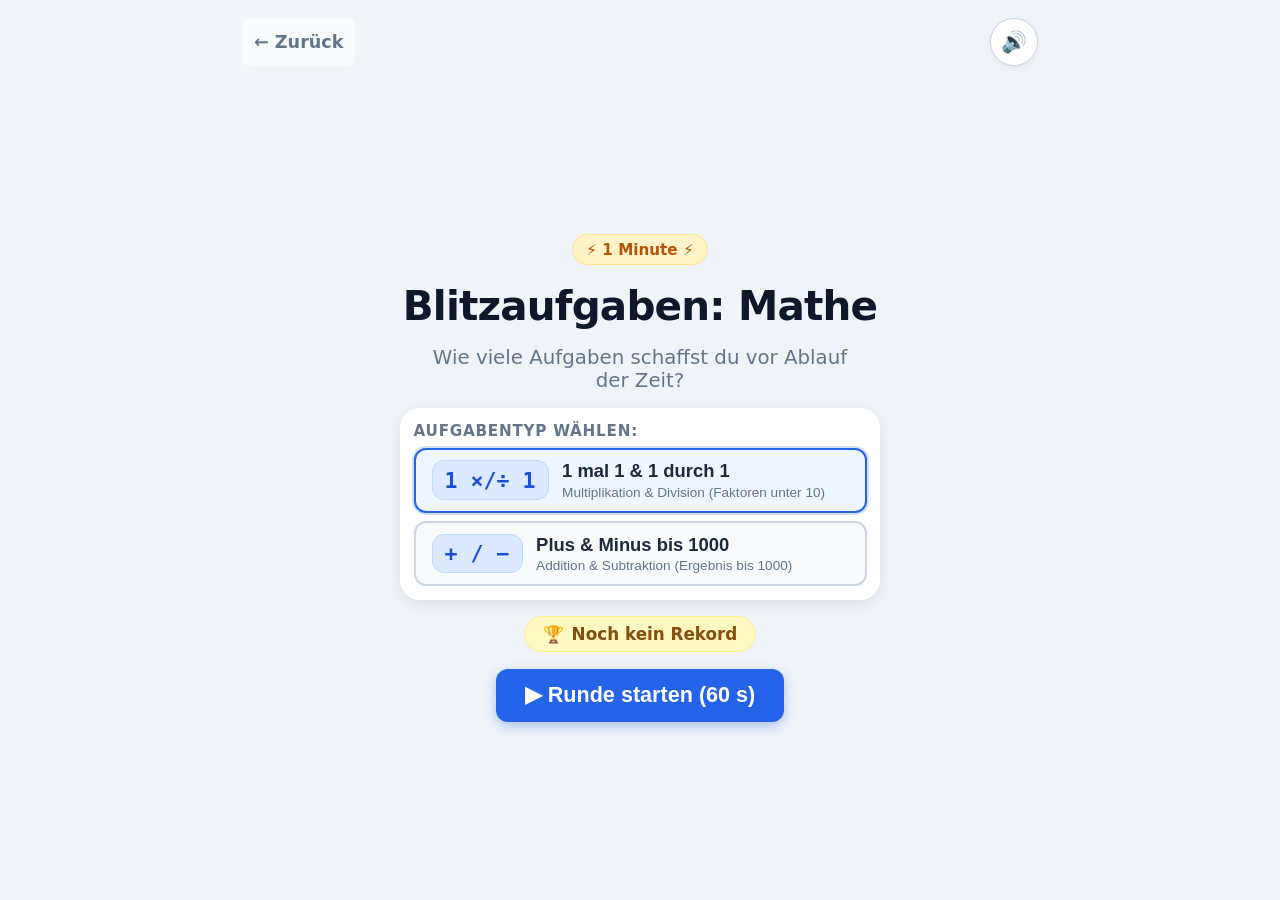
<file: projekte/blitzaufgaben/mathe/index.html>
<!DOCTYPE html>
<html lang="de">
  <head>
    <meta charset="utf-8">
    <meta name="viewport" content="width=device-width, initial-scale=1, viewport-fit=cover">
    <title>Blitzaufgaben – Mathe</title>
    <link rel="stylesheet" href="style.css">
  </head>
  <body>
    <div class="app-container">
      
      <!-- START-BILDSCHIRM -->
      <section id="screen-start" class="screen">
        <header class="app-header">
          <a href="../" class="nav-back">&larr; Zurück</a>
          <button id="sound-toggle" class="btn-icon" type="button" aria-label="Ton an/aus">🔊</button>
        </header>

        <main class="start-content">
          <div id="hero-badge" class="hero-badge">⚡ 1 Minute ⚡</div>
          <h1 class="spiel-titel">Blitzaufgaben: Mathe</h1>
          <p id="spiel-untertitel" class="spiel-untertitel">Wie viele Aufgaben schaffst du vor Ablauf der Zeit?</p>

          <div class="auswahl-sektion">
            <h2 class="auswahl-ueberschrift">Aufgabentyp wählen:</h2>
            <div id="typen-container" class="typen-liste">
              <!-- Wird dynamisch aus game.js befüllt -->
            </div>
          </div>

          <div class="start-rekord-box">
            <span class="pokal-icon">🏆</span>
            <span id="start-highscore">Wird geladen...</span>
          </div>

          <button id="btn-start" class="btn-primaer" type="button">
            ▶ Runde starten (60 s)
          </button>
        </main>
      </section>

      <!-- SPIEL-BILDSCHIRM (60 SEKUNDEN) -->
      <section id="screen-game" class="screen" hidden>
        <header class="game-header">
          <div class="status-element punkte-box">
            <span class="status-label">Punkte</span>
            <span id="punkte-text" class="status-wert">0</span>
          </div>

          <div class="timer-container">
            <div class="timer-anzeige">
              <span class="uhr-icon">⏱️</span>
              <span id="timer-text" class="timer-sekunden">60 s</span>
            </div>
            <div class="timer-balken-huelle">
              <div id="timer-bar" class="timer-balken"></div>
            </div>
          </div>

          <button class="btn-icon header-sound" type="button" onclick="document.getElementById('sound-toggle').click()">🔊</button>
        </header>

        <main class="game-content">
          <div class="aufgabe-karte">
            <div id="feedback-effekt" class="feedback-ebene" aria-hidden="true"></div>
            <div class="rechen-zeile">
              <span id="aufgabe-term" class="aufgabe-term">6 · 7</span>
              <div class="loesung-zeile">
                <span class="ist-gleich">=</span>
                <div id="antwort-display" class="antwort-display platzhalter">?</div>
              </div>
            </div>
          </div>

          <!-- Touch-Ziffernblock & Tastatur-Alternative -->
          <div class="tasten-block">
            <div class="ziffern-grid">
              <button type="button" class="taste" data-key="1">1</button>
              <button type="button" class="taste" data-key="2">2</button>
              <button type="button" class="taste" data-key="3">3</button>

              <button type="button" class="taste" data-key="4">4</button>
              <button type="button" class="taste" data-key="5">5</button>
              <button type="button" class="taste" data-key="6">6</button>

              <button type="button" class="taste" data-key="7">7</button>
              <button type="button" class="taste" data-key="8">8</button>
              <button type="button" class="taste" data-key="9">9</button>

              <button type="button" class="taste taste-loeschen" data-key="backspace" aria-label="Letzte Ziffer löschen">⌫</button>
              <button type="button" class="taste" data-key="0">0</button>
              <button type="button" class="taste taste-ok" data-key="enter" aria-label="Antwort bestätigen">✓</button>
            </div>
          </div>
        </main>
      </section>

      <!-- ERGEBNIS-BILDSCHIRM -->
      <section id="screen-end" class="screen" hidden>
        <main class="end-content">
          <div class="pokal-gross">⏱️</div>
          <h2 class="end-titel">Die Zeit ist um!</h2>

          <div class="ergebnis-karte">
            <div class="punkte-kreis">
              <span id="end-punkte" class="grosse-punktzahl">0</span>
              <span class="punkte-einheit">richtig</span>
            </div>
            <p id="end-versuche" class="end-statistik">0 Aufgaben versucht</p>
            <div id="end-highscore-badge" class="rekord-badge" hidden>🎉 Neuer Rekord! 🎉</div>
            <p id="end-highscore-text" class="end-hinweis"></p>
          </div>

          <div class="end-aktionen">
            <button id="btn-neustart" class="btn-primaer" type="button">
              🔄 Gleich nochmal!
            </button>
            <button id="btn-zurueck-menue" class="btn-sekundaer" type="button">
              ⚙️ Anderen Aufgabentyp wählen
            </button>
          </div>
        </main>
      </section>

    </div>

    <script src="audio.js"></script>
    <script src="game.js"></script>
  </body>
</html>
</file>
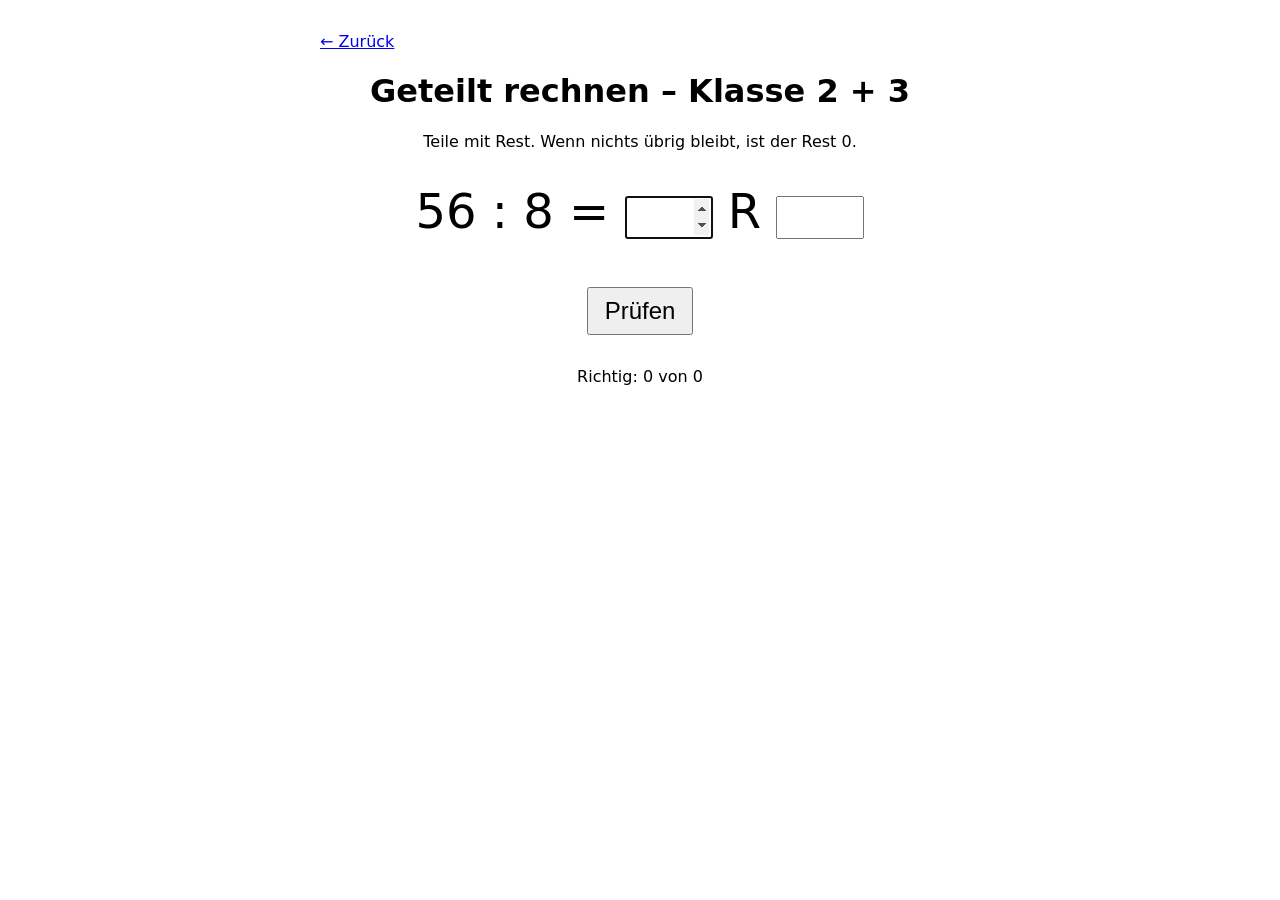
<file: projekte/division/klasse-2-und-3/index.html>
<!DOCTYPE html>
<html lang="de">
  <head>
    <meta charset="utf-8">
    <meta name="viewport" content="width=device-width, initial-scale=1">
    <title>Division – Klasse 2 + 3</title>
    <style>
      body { font-family: system-ui, sans-serif; max-width: 40rem; margin: 2rem auto; padding: 0 1rem; text-align: center; }
      .aufgabe { font-size: 3rem; margin: 2rem 0; }
      input { font-size: 2rem; width: 5rem; text-align: center; }
      button { font-size: 1.5rem; margin: 1rem; padding: 0.5rem 1rem; }
      .richtig { color: green; }
      .falsch { color: crimson; }
    </style>
  </head>
  <body>
    <p style="text-align: left"><a href="../">&larr; Zurück</a></p>
    <h1>Geteilt rechnen – Klasse 2 + 3</h1>
    <p>Teile mit Rest. Wenn nichts übrig bleibt, ist der Rest 0.</p>
    <form id="form" autocomplete="off">
      <div class="aufgabe">
        <span id="aufgabe"></span> =
        <input id="antwort" type="number" inputmode="numeric" aria-label="Ergebnis" required>
        R
        <input id="rest" type="number" inputmode="numeric" aria-label="Rest" required>
      </div>
      <button type="submit">Prüfen</button>
    </form>
    <p id="rueckmeldung" aria-live="polite"></p>
    <p>Richtig: <span id="punkte">0</span> von <span id="gesamt">0</span></p>

    <script>
      const zufall = (min, max) => min + Math.floor(Math.random() * (max - min + 1));
      let ergebnis, rest, punkte = 0, gesamt = 0;

      function neueAufgabe() {
        const teiler = zufall(2, 10);
        ergebnis = zufall(1, 9);
        rest = zufall(0, teiler - 1);
        document.getElementById("aufgabe").textContent = `${teiler * ergebnis + rest} : ${teiler}`;
        document.getElementById("rest").value = "";
        const antwort = document.getElementById("antwort");
        antwort.value = "";
        antwort.focus();
      }

      document.getElementById("form").addEventListener("submit", (e) => {
        e.preventDefault();
        const rueckmeldung = document.getElementById("rueckmeldung");
        const antwort = Number(document.getElementById("antwort").value);
        const antwortRest = Number(document.getElementById("rest").value);
        gesamt++;
        if (antwort === ergebnis && antwortRest === rest) {
          punkte++;
          rueckmeldung.textContent = "Richtig! 🎉";
          rueckmeldung.className = "richtig";
        } else {
          rueckmeldung.textContent = `Leider falsch. Richtig ist ${ergebnis} Rest ${rest}.`;
          rueckmeldung.className = "falsch";
        }
        document.getElementById("punkte").textContent = punkte;
        document.getElementById("gesamt").textContent = gesamt;
        neueAufgabe();
      });

      neueAufgabe();
    </script>
  </body>
</html>
</file>
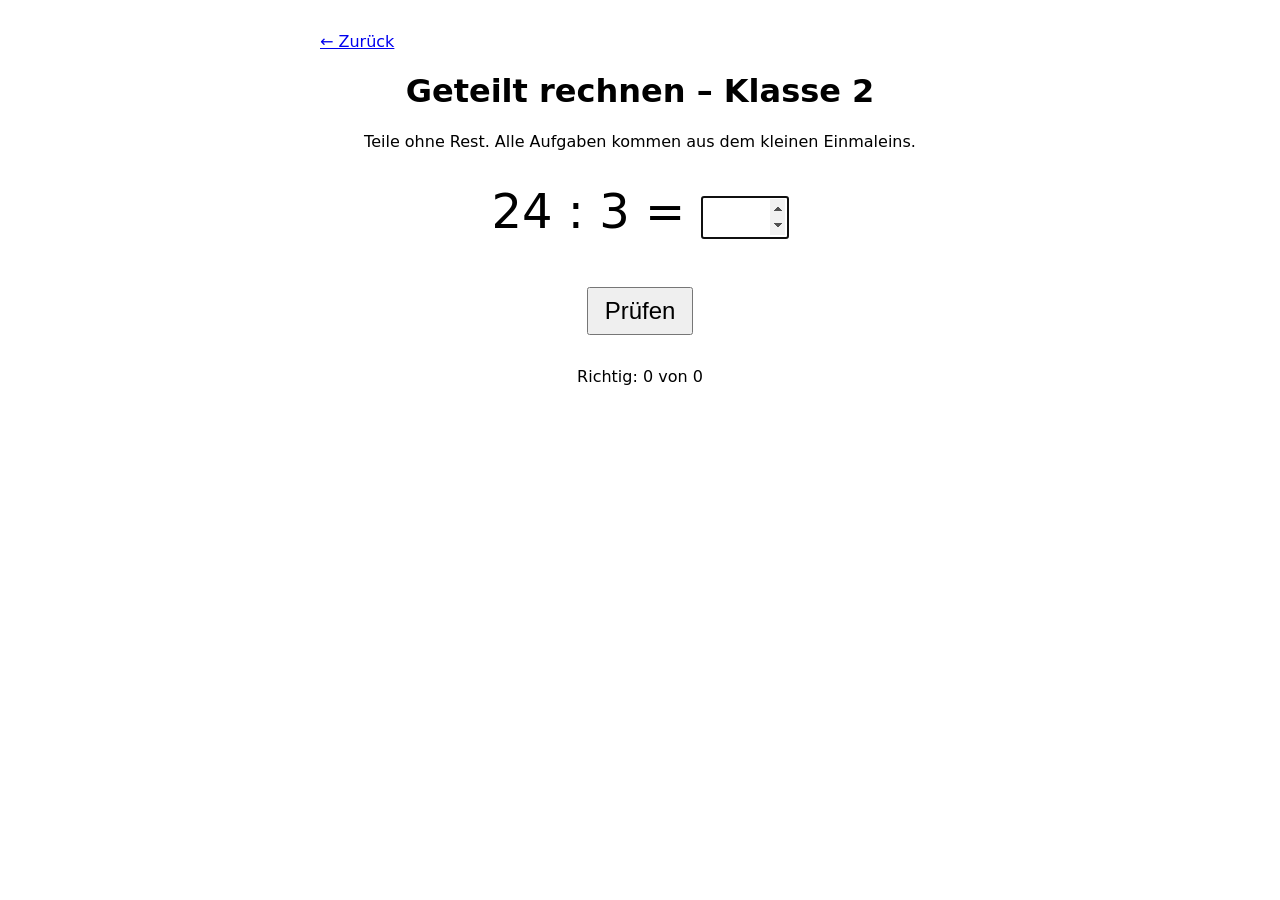
<file: projekte/division/klasse-2/index.html>
<!DOCTYPE html>
<html lang="de">
  <head>
    <meta charset="utf-8">
    <meta name="viewport" content="width=device-width, initial-scale=1">
    <title>Division – Klasse 2</title>
    <style>
      body { font-family: system-ui, sans-serif; max-width: 40rem; margin: 2rem auto; padding: 0 1rem; text-align: center; }
      .aufgabe { font-size: 3rem; margin: 2rem 0; }
      input { font-size: 2rem; width: 5rem; text-align: center; }
      button { font-size: 1.5rem; margin: 1rem; padding: 0.5rem 1rem; }
      .richtig { color: green; }
      .falsch { color: crimson; }
    </style>
  </head>
  <body>
    <p style="text-align: left"><a href="../">&larr; Zurück</a></p>
    <h1>Geteilt rechnen – Klasse 2</h1>
    <p>Teile ohne Rest. Alle Aufgaben kommen aus dem kleinen Einmaleins.</p>
    <form id="form" autocomplete="off">
      <div class="aufgabe"><span id="aufgabe"></span> = <input id="antwort" type="number" inputmode="numeric" required></div>
      <button type="submit">Prüfen</button>
    </form>
    <p id="rueckmeldung" aria-live="polite"></p>
    <p>Richtig: <span id="punkte">0</span> von <span id="gesamt">0</span></p>

    <script>
      const zufall = (min, max) => min + Math.floor(Math.random() * (max - min + 1));
      let ergebnis, punkte = 0, gesamt = 0;

      function neueAufgabe() {
        const teiler = zufall(1, 10);
        ergebnis = zufall(1, 10);
        document.getElementById("aufgabe").textContent = `${teiler * ergebnis} : ${teiler}`;
        const antwort = document.getElementById("antwort");
        antwort.value = "";
        antwort.focus();
      }

      document.getElementById("form").addEventListener("submit", (e) => {
        e.preventDefault();
        const rueckmeldung = document.getElementById("rueckmeldung");
        const antwort = Number(document.getElementById("antwort").value);
        gesamt++;
        if (antwort === ergebnis) {
          punkte++;
          rueckmeldung.textContent = "Richtig! 🎉";
          rueckmeldung.className = "richtig";
        } else {
          rueckmeldung.textContent = `Leider falsch. Richtig ist ${ergebnis}.`;
          rueckmeldung.className = "falsch";
        }
        document.getElementById("punkte").textContent = punkte;
        document.getElementById("gesamt").textContent = gesamt;
        neueAufgabe();
      });

      neueAufgabe();
    </script>
  </body>
</html>
</file>
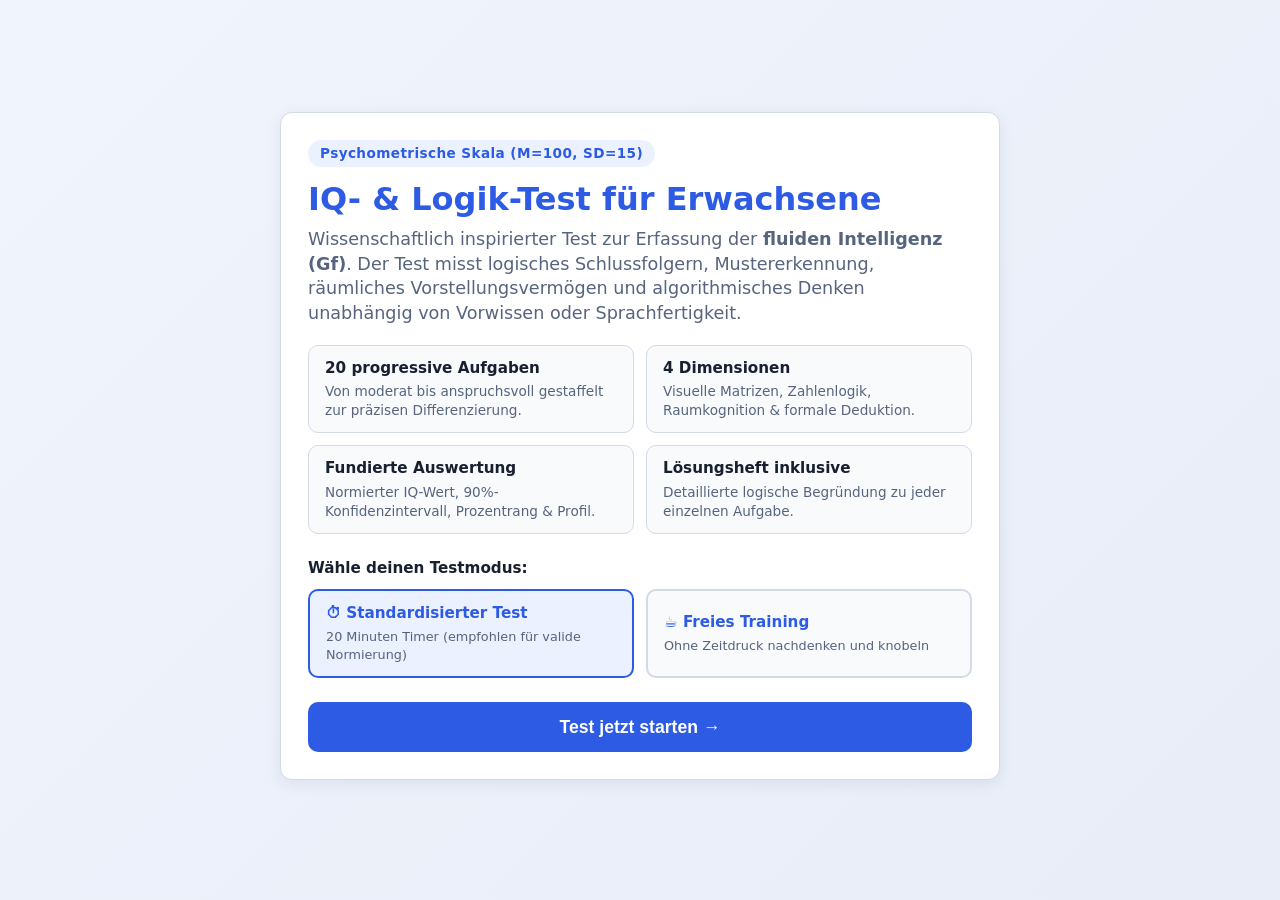
<file: projekte/iq-test/erwachsene/index.html>
<!doctype html>
<html lang="de">
<head>
  <meta charset="utf-8">
  <meta name="viewport" content="width=device-width, initial-scale=1, viewport-fit=cover">
  <title>IQ-Test – Erwachsene (Fluide Intelligenz)</title>
  <link rel="stylesheet" href="style.css">
</head>
<body>

  <!-- ==========================================
       1. STARTBILDSCHIRM (Intro & Instruktionen)
       ========================================== -->
  <main id="screen-intro" class="screen">
    <div class="intro-card">
      <span class="badge-tag">Psychometrische Skala (M=100, SD=15)</span>
      <h1>IQ- &amp; Logik-Test für Erwachsene</h1>
      <p class="intro-desc">
        Wissenschaftlich inspirierter Test zur Erfassung der <strong>fluiden Intelligenz (Gf)</strong>. Der Test misst logisches Schlussfolgern, Mustererkennung, räumliches Vorstellungsvermögen und algorithmisches Denken unabhängig von Vorwissen oder Sprachfertigkeit.
      </p>

      <div class="intro-features">
        <div class="feat-item">
          <div class="feat-title">20 progressive Aufgaben</div>
          <div class="feat-desc">Von moderat bis anspruchsvoll gestaffelt zur präzisen Differenzierung.</div>
        </div>
        <div class="feat-item">
          <div class="feat-title">4 Dimensionen</div>
          <div class="feat-desc">Visuelle Matrizen, Zahlenlogik, Raumkognition &amp; formale Deduktion.</div>
        </div>
        <div class="feat-item">
          <div class="feat-title">Fundierte Auswertung</div>
          <div class="feat-desc">Normierter IQ-Wert, 90%-Konfidenzintervall, Prozentrang &amp; Profil.</div>
        </div>
        <div class="feat-item">
          <div class="feat-title">Lösungsheft inklusive</div>
          <div class="feat-desc">Detaillierte logische Begründung zu jeder einzelnen Aufgabe.</div>
        </div>
      </div>

      <div class="mode-section">
        <label class="mode-label">Wähle deinen Testmodus:</label>
        <div class="mode-options">
          <button type="button" class="mode-btn active" data-mode="timed">
            <span class="mode-name">⏱ Standardisierter Test</span>
            <span class="mode-sub">20 Minuten Timer (empfohlen für valide Normierung)</span>
          </button>
          <button type="button" class="mode-btn" data-mode="free">
            <span class="mode-name">☕ Freies Training</span>
            <span class="mode-sub">Ohne Zeitdruck nachdenken und knobeln</span>
          </button>
        </div>
      </div>

      <button type="button" id="btn-start" class="btn-primary">Test jetzt starten →</button>
    </div>
  </main>

  <!-- ==========================================
       2. TESTBILDSCHIRM (Konsequent ohne Scrollen)
       ========================================== -->
  <section id="screen-test" class="screen hidden" aria-live="polite">
    <!-- Topbar -->
    <header class="test-topbar">
      <button type="button" id="btn-quit" class="btn-icon-subtle" title="Test abbrechen">✕ Abbrechen</button>
      <div id="progress-segments" class="progress-container" aria-label="Aufgabenfortschritt"></div>
      <div id="timer-display" class="timer-box" aria-label="Verbleibende Zeit">20:00</div>
    </header>

    <!-- Aufgabenbereich -->
    <article class="test-card">
      <div class="task-header">
        <span id="category-badge" class="cat-pill">Fluide visuelle Logik</span>
        <span id="task-title" class="task-headline">Aufgabe 1 von 20</span>
      </div>

      <p id="task-prompt" class="task-question">Welche Figur ergänzt das Fragezeichen logisch?</p>

      <div id="task-visual" class="visual-area">
        <!-- Dynamischer SVG- oder Grafikinhalt -->
      </div>

      <!-- Auswahloptionen (Große Touch-Buttons) -->
      <div id="options-grid" class="options-grid" role="group" aria-label="Antwortoptionen">
        <!-- Dynamisch erzeugte Optionen A-D -->
      </div>

      <!-- Navigationsleiste unten -->
      <footer class="test-navbar">
        <button type="button" id="btn-skip" class="btn-skip">Aufgabe überspringen</button>
        <button type="button" id="btn-next" class="btn-next" disabled>Weiter →</button>
      </footer>
    </article>
  </section>

  <!-- ==========================================
       3. AUSWERTUNGSBILDSCHIRM (Ergebnis & Erklärungen)
       ========================================== -->
  <section id="screen-results" class="screen hidden">
    <div class="res-card">
      <header class="res-header">
        <span class="badge-tag">Testergebnis &amp; Psychometrischer Bericht</span>
        
        <div class="res-iq-circle">
          <span id="res-iq" class="res-iq-val">--</span>
          <span class="res-iq-lbl">Normierter IQ</span>
        </div>

        <div id="res-class" class="res-class-badge">Durchschnittlich</div>

        <div class="res-meta-line">
          <span id="res-ci" class="res-meta-pill">90%-Konfidenz: --</span>
          <span id="res-pr" class="res-meta-pill">Prozentrang: PR --</span>
          <span id="res-raw" class="res-meta-pill">-- / 20 richtig</span>
        </div>
        <p id="res-time-info" style="margin-top: 0.6rem; font-size: 0.85rem; color: var(--text-muted);"></p>
      </header>

      <!-- Kognitives Stärkenprofil -->
      <div class="res-section">
        <h2 class="res-section-title">Kognitives Profil (Sub-Dimensionen)</h2>
        <div id="cat-bars" class="cat-bars">
          <!-- Dynamisch berechnete Balken -->
        </div>
      </div>

      <!-- Wissenschaftliche Einordnung -->
      <div class="sci-box">
        <strong>Statistische Erläuterung:</strong> Der berechnete Intelligenzquotient basiert auf der Gaußschen Normalverteilung mit einem Mittelwert von 100 und einer Standardabweichung von 15 (σ = 15). Ein Prozentrang (PR) von 85 bedeutet beispielsweise, dass das erzielte Ergebnis gleich oder besser ist als das von 85 % einer repräsentativen Vergleichsstichprobe von Erwachsenen. Das Konfidenzintervall berücksichtigt den psychometrischen Standardmessfehler (SEM).
      </div>

      <!-- Interaktives Lösungsheft -->
      <div class="res-section">
        <div class="solutions-header">
          <h2 class="res-section-title" style="margin-bottom: 0;">Lösungsheft &amp; Erklärungen</h2>
          <div class="filter-group">
            <button type="button" class="filter-btn active" data-filter="all">Alle (20)</button>
            <button type="button" class="filter-btn" data-filter="wrong">Nur Fehler</button>
            <button type="button" class="filter-btn" data-filter="correct">Nur Richtig</button>
          </div>
        </div>

        <div id="solutions-list" class="solutions-list">
          <!-- Dynamisch erzeugte Lösungsdetails -->
        </div>
      </div>

      <div class="res-actions">
        <button type="button" id="btn-restart" class="btn-primary">Test wiederholen ↺</button>
        <a href="../../" class="btn-skip" style="display: flex; align-items: center; justify-content: center; text-decoration: none;">Zur Projektübersicht</a>
      </div>
    </div>
  </section>

  <script src="tasks.js"></script>
  <script src="app.js"></script>
</body>
</html>
</file>
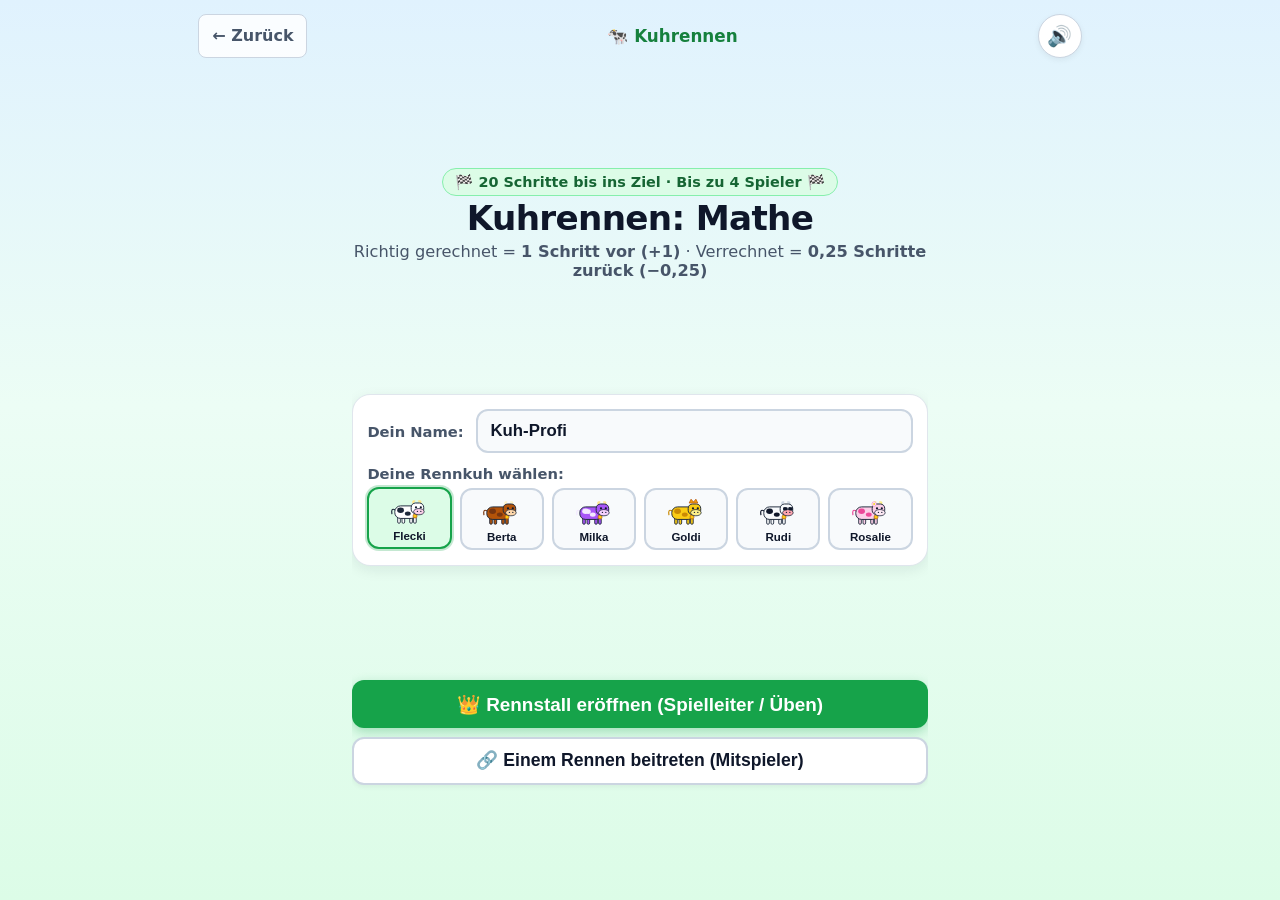
<file: projekte/kuhrennen/mathe/index.html>
<!DOCTYPE html>
<html lang="de">
  <head>
    <meta charset="utf-8">
    <meta name="viewport" content="width=device-width, initial-scale=1, viewport-fit=cover">
    <title>Kuhrennen – Mathe</title>
    <link rel="stylesheet" href="style.css">
  </head>
  <body>
    <div class="app-container">

      <!-- ===================================================================
           1. START-BILDSCHIRM (PROFIL & MODUS-WAHL)
           =================================================================== -->
      <section id="screen-home" class="screen">
        <header class="app-header">
          <a href="../" class="nav-back">&larr; Zurück</a>
          <div class="header-titel-mini">🐄 Kuhrennen</div>
          <button id="sound-toggle" class="btn-icon" type="button" aria-label="Ton an/aus">🔊</button>
        </header>

        <main class="home-content">
          <div class="hero-sektion">
            <div class="hero-badge">🏁 20 Schritte bis ins Ziel · Bis zu 4 Spieler 🏁</div>
            <h1 class="spiel-titel">Kuhrennen: Mathe</h1>
            <p class="spiel-untertitel">
              Richtig gerechnet = <strong>1 Schritt vor (+1)</strong> · Verrechnet = <strong>0,25 Schritte zurück (−0,25)</strong>
            </p>
          </div>

          <!-- Spieler-Profil: Name & Kuh-Auswahl -->
          <div class="karte profil-karte">
            <div class="profil-zeile">
              <label for="input-player-name" class="feld-label">Dein Name:</label>
              <input
                id="input-player-name"
                class="text-input"
                type="text"
                maxlength="16"
                placeholder="z. B. Max"
                autocomplete="off"
              >
            </div>

            <div class="kuh-auswahl-block">
              <span class="feld-label">Deine Rennkuh wählen:</span>
              <div id="home-cow-picker" class="kuh-grid" role="radiogroup" aria-label="Rennkuh wählen">
                <!-- Wird dynamisch aus game.js gerendert -->
              </div>
            </div>
          </div>

          <!-- Hauptaktionen: Spiel erstellen oder Beitreten -->
          <div class="home-aktionen">
            <button id="btn-create-lobby" class="btn-primaer btn-gross" type="button">
              👑 Rennstall eröffnen (Spielleiter / Üben)
            </button>
            <button id="btn-go-join" class="btn-sekundaer btn-gross" type="button">
              🔗 Einem Rennen beitreten (Mitspieler)
            </button>
          </div>
        </main>
      </section>

      <!-- ===================================================================
           2. RENNSTALL / LOBBY (SPIELLEITER & MITSPIELER)
           =================================================================== -->
      <section id="screen-lobby" class="screen" hidden>
        <header class="app-header">
          <button id="btn-leave-lobby" class="nav-back btn-link-optik" type="button">&larr; Verlassen</button>
          <div id="lobby-role-badge" class="rolle-badge">👑 Spielleiter</div>
          <button class="btn-icon header-sound" type="button" aria-label="Ton an/aus">🔊</button>
        </header>

        <main class="lobby-content">
          <div class="lobby-grid">
            <!-- Linke/Obere Spalte: Startboxen (1 bis 4 Spieler) -->
            <div class="karte stall-karte">
              <div class="karte-kopf">
                <h2 class="sektion-titel">🐄 Startboxen (<span id="lobby-player-count">1</span>/4)</h2>
                <button id="btn-open-invite" class="btn-akzent-klein" type="button">
                  ➕ Mitspieler einladen
                </button>
              </div>

              <div id="lobby-players-list" class="stall-liste">
                <!-- Spieler-Slots werden dynamisch gerendert -->
              </div>

              <!-- Schneller Kuh-Wechsel in der Lobby -->
              <div class="lobby-profil-leiste">
                <span class="klein-label">Kuh wechseln:</span>
                <div id="lobby-cow-picker" class="kuh-grid-kompakt"></div>
              </div>
            </div>

            <!-- Rechte/Untere Spalte: Aufgabentyp & Start -->
            <div class="karte einstellungen-karte">
              <h2 class="sektion-titel">📐 Aufgabentyp für dieses Rennen</h2>
              <p id="lobby-typ-hinweis" class="klein-hinweis">
                Der Spielleiter wählt die Aufgaben für alle aus (alle erhalten exakt dieselben Aufgaben):
              </p>

              <div id="lobby-typen-container" class="typen-liste">
                <!-- Aufgabentypen aus game.js -->
              </div>

              <div class="lobby-start-bereich">
                <button id="btn-start-race" class="btn-primaer btn-gross" type="button">
                  🚦 Rennen starten!
                </button>
                <div id="guest-waiting-msg" class="warte-box" hidden>
                  <span class="puls-punkt"></span>
                  <span>Verbunden! Warte darauf, dass der Spielleiter das Rennen startet…</span>
                </div>
              </div>
            </div>
          </div>
        </main>
      </section>

      <!-- ===================================================================
           3. BEITRITTS-BILDSCHIRM FÜR MITSPIELER (WEBRTC HANDSHAKE)
           =================================================================== -->
      <section id="screen-join" class="screen" hidden>
        <header class="app-header">
          <button id="btn-cancel-join" class="nav-back btn-link-optik" type="button">&larr; Zurück</button>
          <div class="rolle-badge">🔗 Mitspieler-Verbindung</div>
          <button class="btn-icon header-sound" type="button" aria-label="Ton an/aus">🔊</button>
        </header>

        <main class="join-content">
          <div class="karte join-karte">
            <!-- Schritt 1 für Mitspieler: Einladungs-QR scannen oder Code eingeben -->
            <div id="guest-step-1" class="handshake-schritt">
              <div class="schritt-badge">Schritt 1 von 2</div>
              <h2 class="sektion-titel">Einladung vom Spielleiter scannen</h2>
              <p class="schritt-text">
                Scanne den <strong>QR-Code</strong> auf dem Bildschirm des Spielleiters:
              </p>

              <button id="btn-scan-offer-qr" class="btn-primaer btn-gross" type="button">
                📷 Einladungs-QR-Code scannen
              </button>

              <div id="guest-qr-scanner-box" class="qr-scanner-box" hidden>
                <div class="qr-video-rahmen">
                  <video id="guest-qr-video" class="qr-video" autoplay playsinline muted></video>
                  <div class="qr-zielrahmen" aria-hidden="true"></div>
                </div>
                <span id="guest-qr-status" class="klein-hinweis">⏳ Starte Kamera…</span>
                <button id="btn-stop-guest-scan" class="btn-sekundaer" type="button">
                  ✕ Kamera schließen
                </button>
              </div>

              <p id="join-error-msg" class="fehler-text" hidden></p>

              <details class="fallback-details">
                <summary class="fallback-summary">Oder Einladungs-Link / Code einfügen</summary>
                <div class="fallback-inhalt">
                  <div class="code-eingabe-zeile">
                    <input
                      id="input-offer-code"
                      class="text-input code-input"
                      type="text"
                      placeholder="Einladungs-Code oder Link hier einfügen…"
                      autocomplete="off"
                    >
                    <button id="btn-paste-offer" class="btn-sekundaer" type="button" title="Aus Zwischenablage einfügen">
                      📋 Einfügen
                    </button>
                  </div>
                  <button id="btn-process-offer" class="btn-sekundaer btn-gross" type="button">
                    Weiter &rarr; Antwort-Code erzeugen
                  </button>
                </div>
              </details>
            </div>

            <!-- Schritt 2 für Mitspieler: Antwort-QR-Code zeigen -->
            <div id="guest-step-2" class="handshake-schritt" hidden>
              <div class="schritt-badge erfolg">Schritt 2 von 2</div>
              <h2 class="sektion-titel">Antwort-QR-Code zeigen</h2>
              <p class="schritt-text">
                Super! Zeige diesen <strong>QR-Code</strong> dem Spielleiter, damit er ihn scannen kann:
              </p>

              <div class="qr-anzeige-karte">
                <canvas id="guest-answer-qr" class="qr-canvas" aria-label="Antwort-QR-Code"></canvas>
              </div>

              <div class="warte-box">
                <span class="puls-punkt"></span>
                <span>Warte darauf, dass der Spielleiter deinen QR-Code scannt… (Danach geht es automatisch weiter!)</span>
              </div>

              <details class="fallback-details">
                <summary class="fallback-summary">Oder Antwort-Code kopieren</summary>
                <div class="fallback-inhalt">
                  <div class="code-anzeige-box">
                    <input
                      id="output-answer-code"
                      class="text-input code-input"
                      type="text"
                      readonly
                    >
                    <button id="btn-copy-answer" class="btn-primaer" type="button">
                      📋 Kopieren
                    </button>
                  </div>
                  <p id="copy-answer-feedback" class="erfolg-text" hidden>
                    ✅ Antwort-Code kopiert! Schicke ihn jetzt dem Spielleiter.
                  </p>
                </div>
              </details>
            </div>
          </div>
        </main>
      </section>

      <!-- ===================================================================
           4. SPIEL-BILDSCHIRM (RENNBAHN + RECHEN-COCKPIT)
           =================================================================== -->
      <section id="screen-game" class="screen" hidden>
        <header class="game-header">
          <div class="status-element schritte-box">
            <span class="status-label">Dein Ziel</span>
            <span id="own-progress-text" class="status-wert">0 / 20</span>
          </div>

          <div class="game-info-mitte">
            <span id="game-category-badge" class="kategorie-pill">1 ×/÷ 1</span>
            <span id="game-timer-text" class="renn-uhr">0:00</span>
          </div>

          <div class="header-rechts-gruppe">
            <button id="btn-abort-race" class="btn-klein-abbruch" type="button" title="Rennen beenden">✕</button>
            <button class="btn-icon header-sound" type="button" aria-label="Ton an/aus">🔊</button>
          </div>
        </header>

        <main class="game-layout">
          <!-- OBERER BEREICH: LIVE-RENNBAHN (1 bis 4 KÜHE) -->
          <section class="rennbahn-sektion" aria-label="Rennbahn">
            <div class="rennbahn-skala">
              <span>Start</span>
              <span>5</span>
              <span>10</span>
              <span>15</span>
              <span>🏁 20</span>
            </div>
            <div id="race-tracks-container" class="rennbahn-spuren">
              <!-- Spuren für 1–4 Spieler werden dynamisch gerendert -->
            </div>
          </section>

          <!-- UNTERER BEREICH: AUFGABE + ZIFFERNBLOCK -->
          <section class="cockpit-sektion">
            <div class="aufgabe-karte">
              <div id="feedback-effekt" class="feedback-ebene" aria-hidden="true"></div>
              <div class="aufgabe-kopf-zeile">
                <span id="aufgabe-nummer-badge" class="aufgabe-nr">Aufgabe #1</span>
              </div>
              <div class="rechen-zeile">
                <span id="aufgabe-term" class="aufgabe-term">6 · 7</span>
                <div class="loesung-zeile">
                  <span class="ist-gleich">=</span>
                  <div id="antwort-display" class="antwort-display platzhalter">?</div>
                </div>
              </div>
            </div>

            <!-- Touch-Ziffernblock & Tastatur-Steuerung -->
            <div class="tasten-block">
              <div class="ziffern-grid">
                <button type="button" class="taste" data-key="1">1</button>
                <button type="button" class="taste" data-key="2">2</button>
                <button type="button" class="taste" data-key="3">3</button>

                <button type="button" class="taste" data-key="4">4</button>
                <button type="button" class="taste" data-key="5">5</button>
                <button type="button" class="taste" data-key="6">6</button>

                <button type="button" class="taste" data-key="7">7</button>
                <button type="button" class="taste" data-key="8">8</button>
                <button type="button" class="taste" data-key="9">9</button>

                <button type="button" class="taste taste-loeschen" data-key="backspace" aria-label="Letzte Ziffer löschen">⌫</button>
                <button type="button" class="taste" data-key="0">0</button>
                <button type="button" class="taste taste-ok" data-key="enter" aria-label="Antwort bestätigen">✓</button>
              </div>
            </div>
          </section>
        </main>

        <!-- 3-2-1-LOS! STARTAMPEL OVERLAY -->
        <div id="countdown-overlay" class="overlay-huelle" hidden>
          <div class="ampel-karte">
            <div class="ampel-lichter">
              <span id="ampel-rot" class="ampel-kreis"></span>
              <span id="ampel-gelb" class="ampel-kreis"></span>
              <span id="ampel-gruen" class="ampel-kreis"></span>
            </div>
            <div id="countdown-zahl" class="countdown-zahl">3</div>
            <p class="countdown-sub">Mach dich bereit zum Rechnen!</p>
          </div>
        </div>
      </section>

      <!-- ===================================================================
           5. SIEGEREHRUNG & STATISTIK-BILDSCHIRM
           =================================================================== -->
      <section id="screen-end" class="screen" hidden>
        <div id="confetti-container" class="konfetti-ebene" aria-hidden="true"></div>

        <header class="app-header">
          <div class="rolle-badge">🏁 Zieleinlauf</div>
          <button class="btn-icon header-sound" type="button" aria-label="Ton an/aus">🔊</button>
        </header>

        <main class="end-content">
          <div class="sieger-banner">
            <div id="winner-cow-avatar" class="sieger-kuh-gross"></div>
            <div class="sieger-text-block">
              <span class="krone-badge">🏆 Sieger-Kuh 🏆</span>
              <h2 id="winner-title" class="end-titel">Max gewinnt!</h2>
              <p id="winner-subtitle" class="end-untertitel">20 Schritte in 45,2 Sekunden</p>
            </div>
          </div>

          <!-- Rangliste & Detail-Statistik für alle Spieler -->
          <div class="karte rangliste-karte">
            <h3 class="sektion-titel">📊 Platzierungen & Statistik</h3>
            <div id="results-table-container" class="rangliste-scroll">
              <!-- Dynamische Tabelle mit Platz, Kuh, Name, Schritte, Richtig, Fehler, Quote, Zeit -->
            </div>
          </div>

          <!-- Aktionen nach dem Rennen (Verbindung bleibt bestehen!) -->
          <div id="host-end-actions" class="end-aktionen">
            <button id="btn-rematch" class="btn-primaer btn-gross" type="button">
              🔄 Gleich nochmal spielen!
            </button>
            <button id="btn-back-lobby" class="btn-sekundaer" type="button">
              🏠 Zurück in den Rennstall (Aufgabentyp ändern)
            </button>
          </div>

          <div id="guest-end-waiting" class="warte-box" hidden>
            <span class="puls-punkt"></span>
            <span>Warte auf den Spielleiter für die nächste Runde…</span>
          </div>
        </main>
      </section>

      <!-- ===================================================================
           MODAL: MITSPIELER EINLADEN (FÜR SPIELLEITER)
           =================================================================== -->
      <div id="modal-invite" class="overlay-huelle" hidden role="dialog" aria-modal="true" aria-labelledby="invite-modal-title">
        <div class="modal-karte">
          <div class="modal-kopf">
            <h2 id="invite-modal-title" class="sektion-titel">➕ Mitspieler einladen</h2>
            <button id="btn-close-invite" class="btn-icon-klein" type="button" aria-label="Schließen">✕</button>
          </div>

          <div class="modal-inhalt">
            <!-- Schritt 1: Einladungs-QR-Code zeigen -->
            <div class="handshake-schritt">
              <div class="schritt-badge">1. Einladungs-QR-Code zeigen</div>
              <p class="schritt-text">
                Dein Mitspieler scannt diesen <strong>QR-Code</strong> (mit seiner Handy-Kamera oder im Spiel unter „Beitreten“):
              </p>

              <div id="host-qr-wrap" class="qr-anzeige-karte">
                <canvas id="host-invite-qr" class="qr-canvas" aria-label="Einladungs-QR-Code"></canvas>
                <span id="host-qr-loading" class="klein-hinweis">Erzeuge QR-Code…</span>
              </div>

              <details class="fallback-details">
                <summary class="fallback-summary">Oder Einladungs-Link / Code kopieren</summary>
                <div class="fallback-inhalt">
                  <div class="invite-buttons-row">
                    <button id="btn-copy-invite-link" class="btn-primaer" type="button">
                      🔗 Link kopieren
                    </button>
                    <button id="btn-copy-invite-code" class="btn-sekundaer" type="button">
                      📋 Nur Code kopieren
                    </button>
                  </div>
                  <input id="output-offer-code" class="text-input code-input-klein" type="text" readonly>
                  <p id="invite-copy-feedback" class="erfolg-text" hidden></p>
                </div>
              </details>
            </div>

            <hr class="trennlinie">

            <!-- Schritt 2: Antwort-QR-Code vom Mitspieler scannen -->
            <div class="handshake-schritt">
              <div class="schritt-badge erfolg">2. Antwort-QR-Code scannen</div>
              <p class="schritt-text">
                Sobald beim Mitspieler der <strong>Antwort-QR-Code</strong> erscheint, scanne ihn hier:
              </p>

              <button id="btn-scan-answer-qr" class="btn-primaer btn-gross" type="button">
                📷 Antwort-QR-Code scannen
              </button>

              <div id="host-qr-scanner-box" class="qr-scanner-box" hidden>
                <div class="qr-video-rahmen">
                  <video id="host-qr-video" class="qr-video" autoplay playsinline muted></video>
                  <div class="qr-zielrahmen" aria-hidden="true"></div>
                </div>
                <span id="host-qr-status" class="klein-hinweis">⏳ Starte Kamera…</span>
                <button id="btn-stop-host-scan" class="btn-sekundaer" type="button">
                  ✕ Kamera schließen
                </button>
              </div>

              <p id="invite-error-msg" class="fehler-text" hidden></p>

              <details class="fallback-details">
                <summary class="fallback-summary">Oder Antwort-Code manuell einfügen</summary>
                <div class="fallback-inhalt">
                  <div class="code-eingabe-zeile">
                    <input
                      id="input-answer-code"
                      class="text-input code-input"
                      type="text"
                      placeholder="Antwort-Code hier einfügen…"
                      autocomplete="off"
                    >
                    <button id="btn-paste-answer" class="btn-sekundaer" type="button" title="Aus Zwischenablage einfügen">
                      📋 Einfügen
                    </button>
                  </div>
                  <button id="btn-connect-guest" class="btn-sekundaer btn-gross" type="button">
                    ✅ Mitspieler verbinden
                  </button>
                </div>
              </details>
            </div>
          </div>
        </div>
      </div>

    </div>

    <script src="audio.js"></script>
    <script src="webrtc.js"></script>
    <script src="jsqr.js"></script>
    <script src="qr.js"></script>
    <script src="game.js"></script>
  </body>
</html>
</file>
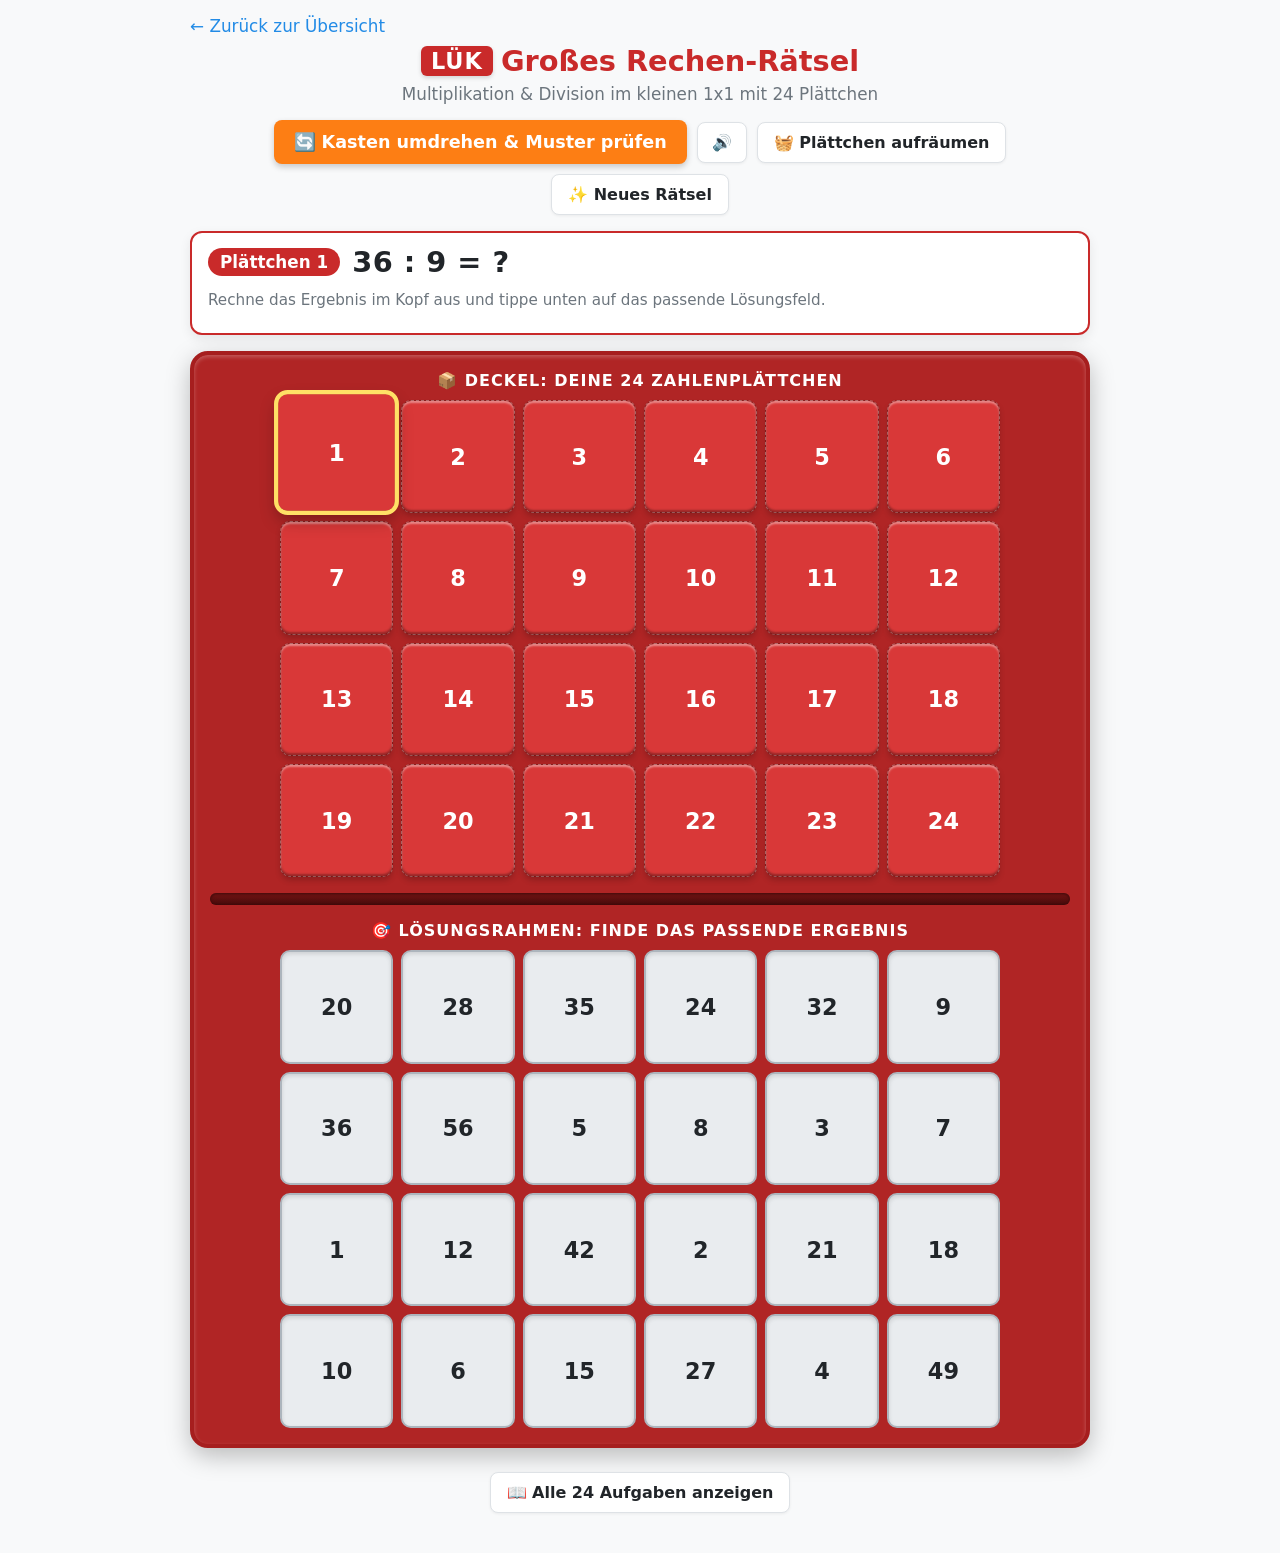
<file: projekte/luek-kasten/kleines-einmaleins/index.html>
<!doctype html>
<html lang="de">
<head>
  <meta charset="utf-8">
  <meta name="viewport" content="width=device-width, initial-scale=1">
  <title>LÜK-Kasten – Kleines 1x1</title>
  <style>
    :root {
      --bg: #f8f9fa;
      --card-bg: #ffffff;
      --text: #212529;
      --muted: #6c757d;
      --line: #dee2e6;
      --luek-red: #c92a2a;
      --luek-red-dark: #a61e1e;
      --luek-red-light: #ff6b6b;
      --luek-frame: #b02525;
      --luek-tray: #e9ecef;
      --slot-bg: #f1f3f5;
      --slot-border: #ced4da;
      --tile-bg: #d93838;
      --tile-shadow: #8f1d1d;
      --tile-active: #ffe066;
      --accent: #228be6;
      --success: #2b8a3e;
      --warning: #f59f00;
    }

    * {
      box-sizing: border-box;
      user-select: none;
      -webkit-user-select: none;
    }

    body {
      margin: 0;
      padding: 16px 12px 40px;
      background: var(--bg);
      color: var(--text);
      font-family: system-ui, -apple-system, "Segoe UI", Roboto, sans-serif;
      text-align: center;
      touch-action: manipulation;
    }

    .container {
      max-width: 900px;
      margin: 0 auto;
    }

    header {
      margin-bottom: 16px;
    }

    .nav-back {
      text-align: left;
      margin-bottom: 8px;
    }

    .nav-back a {
      color: var(--accent);
      text-decoration: none;
      font-weight: 500;
      font-size: 1.05rem;
      display: inline-flex;
      align-items: center;
      gap: 4px;
    }

    .nav-back a:hover {
      text-decoration: underline;
    }

    h1 {
      margin: 4px 0 6px;
      font-size: 1.8rem;
      color: var(--luek-red);
      display: flex;
      align-items: center;
      justify-content: center;
      gap: 8px;
      flex-wrap: wrap;
    }

    .badge-luek {
      background: var(--luek-red);
      color: white;
      padding: 2px 10px;
      border-radius: 6px;
      font-weight: 800;
      letter-spacing: 1px;
      font-size: 1.4rem;
      box-shadow: 0 2px 4px rgba(0,0,0,0.15);
    }

    .sub {
      color: var(--muted);
      margin: 0 0 16px;
      font-size: 1.05rem;
    }

    /* Toolbar / Controls */
    .controls {
      display: flex;
      flex-wrap: wrap;
      gap: 10px;
      justify-content: center;
      align-items: center;
      margin-bottom: 16px;
    }

    button {
      font: inherit;
      border: none;
      border-radius: 8px;
      padding: 10px 16px;
      cursor: pointer;
      font-weight: 600;
      display: inline-flex;
      align-items: center;
      gap: 6px;
      transition: transform 0.1s ease, filter 0.15s ease;
      touch-action: manipulation;
    }

    button:hover {
      filter: brightness(1.08);
    }

    button:active {
      transform: scale(0.97);
    }

    .btn-flip {
      background: #fd7e14;
      color: white;
      font-size: 1.1rem;
      padding: 12px 20px;
      box-shadow: 0 3px 6px rgba(0,0,0,0.2);
    }

    .btn-secondary {
      background: white;
      color: var(--text);
      border: 1px solid var(--line);
      box-shadow: 0 1px 3px rgba(0,0,0,0.06);
    }

    .btn-icon {
      padding: 10px 14px;
    }

    /* Active Task Banner */
    .task-banner {
      background: white;
      border: 2px solid var(--luek-red);
      border-radius: 12px;
      padding: 12px 16px;
      margin-bottom: 16px;
      box-shadow: 0 4px 12px rgba(0,0,0,0.08);
      display: flex;
      align-items: center;
      justify-content: space-between;
      flex-wrap: wrap;
      gap: 12px;
    }

    .task-content {
      display: flex;
      align-items: center;
      gap: 12px;
      flex-wrap: wrap;
      text-align: left;
    }

    .task-pill {
      background: var(--luek-red);
      color: white;
      padding: 4px 12px;
      border-radius: 20px;
      font-weight: bold;
      font-size: 1.05rem;
    }

    .task-math {
      font-size: 1.8rem;
      font-weight: 800;
      color: var(--text);
      letter-spacing: 0.5px;
    }

    .task-instruction {
      color: var(--muted);
      font-size: 0.95rem;
    }

    .task-actions {
      display: flex;
      gap: 8px;
    }

    /* Main LÜK Box */
    .luek-box {
      background: var(--luek-frame);
      border-radius: 18px;
      padding: 16px;
      box-shadow: 0 8px 24px rgba(0,0,0,0.25), inset 0 2px 4px rgba(255,255,255,0.25);
      border: 4px solid var(--luek-red-dark);
      margin-bottom: 24px;
    }

    .box-section-title {
      color: white;
      font-weight: 700;
      font-size: 1rem;
      margin: 0 0 10px;
      text-transform: uppercase;
      letter-spacing: 1px;
      display: flex;
      align-items: center;
      justify-content: center;
      gap: 6px;
    }

    .divider {
      height: 12px;
      background: linear-gradient(to bottom, #771414, #440a0a);
      border-radius: 6px;
      margin: 16px 0;
      box-shadow: inset 0 1px 3px rgba(0,0,0,0.5);
    }

    /* Grid Layout: 4 rows x 6 columns */
    .grid {
      display: grid;
      grid-template-columns: repeat(6, 1fr);
      gap: 8px;
      margin: 0 auto;
      max-width: 720px;
    }

    /* Deckel Slots (Upper part) */
    .tile-slot-upper {
      aspect-ratio: 1;
      background: rgba(0, 0, 0, 0.18);
      border-radius: 10px;
      border: 1px dashed rgba(255, 255, 255, 0.35);
      display: flex;
      align-items: center;
      justify-content: center;
      position: relative;
    }

    .slot-num-hint {
      color: rgba(255, 255, 255, 0.45);
      font-size: 1.1rem;
      font-weight: bold;
      pointer-events: none;
    }

    /* Answer Slots (Lower part) */
    .tile-slot-lower {
      aspect-ratio: 1;
      background: #e9ecef;
      border-radius: 10px;
      border: 2px solid #adb5bd;
      display: flex;
      flex-direction: column;
      align-items: center;
      justify-content: center;
      position: relative;
      cursor: pointer;
      box-shadow: inset 0 2px 4px rgba(0,0,0,0.12);
      transition: background 0.15s, border-color 0.15s, transform 0.1s;
    }

    .tile-slot-lower:hover {
      background: #f8f9fa;
      border-color: #495057;
    }

    .tile-slot-lower.highlight-target {
      outline: 3px dashed #fd7e14;
      background: #fff3bf;
      animation: pulse 1.2s infinite ease-in-out;
    }

    .slot-answer {
      font-size: 1.4rem;
      font-weight: 800;
      color: #212529;
      pointer-events: none;
    }

    /* The Tiles (Plättchen) */
    .tile {
      width: 100%;
      height: 100%;
      border-radius: 9px;
      background: var(--tile-bg);
      color: white;
      display: flex;
      align-items: center;
      justify-content: center;
      font-size: 1.4rem;
      font-weight: 800;
      box-shadow: 0 4px 6px rgba(0,0,0,0.2), inset 0 2px 2px rgba(255,255,255,0.4), inset 0 -2px 2px rgba(0,0,0,0.3);
      cursor: pointer;
      position: relative;
      transition: transform 0.12s ease, box-shadow 0.12s ease;
      touch-action: none;
    }

    .tile:hover {
      transform: translateY(-2px);
      box-shadow: 0 6px 10px rgba(0,0,0,0.25);
    }

    .tile.selected {
      outline: 4px solid var(--tile-active);
      transform: translateY(-4px) scale(1.05);
      box-shadow: 0 8px 16px rgba(0,0,0,0.35);
      z-index: 10;
      animation: bounce 0.6s ease;
    }

    .tile.placed-tile {
      position: absolute;
      top: 0;
      left: 0;
      width: 100%;
      height: 100%;
    }

    .tile .mini-num {
      position: absolute;
      top: 4px;
      left: 6px;
      font-size: 0.65rem;
      font-weight: 600;
      opacity: 0.8;
    }

    /* 3D Flip Container for Lower Section */
    .flip-perspective {
      perspective: 1200px;
    }

    .flip-card-inner {
      position: relative;
      width: 100%;
      transition: transform 0.7s cubic-bezier(0.4, 0, 0.2, 1);
      transform-style: preserve-3d;
    }

    .flip-card-inner.flipped {
      transform: rotateY(180deg);
    }

    .flip-front, .flip-back {
      backface-visibility: hidden;
      -webkit-backface-visibility: hidden;
      width: 100%;
    }

    .flip-back {
      position: absolute;
      top: 0;
      left: 0;
      transform: rotateY(180deg);
    }

    /* Flipped Back Pattern Cells */
    .pattern-cell {
      aspect-ratio: 1;
      border-radius: 10px;
      overflow: hidden;
      background: #ced4da;
      box-shadow: 0 3px 5px rgba(0,0,0,0.2);
      display: flex;
      align-items: center;
      justify-content: center;
      position: relative;
    }

    .pattern-cell svg {
      width: 100%;
      height: 100%;
      display: block;
    }

    .pattern-cell.empty-cell {
      background: #adb5bd;
      border: 2px dashed #6c757d;
      color: #495057;
      font-size: 0.85rem;
      font-weight: bold;
    }

    .pattern-cell.mismatch {
      outline: 3px solid #ff4136;
      animation: pulse-warn 1s infinite;
    }

    /* Pattern Reference Overlay / Display */
    .result-modal {
      background: white;
      border-radius: 16px;
      padding: 20px;
      margin-top: 20px;
      box-shadow: 0 6px 20px rgba(0,0,0,0.12);
      display: none;
    }

    .result-modal.visible {
      display: block;
    }

    .result-title {
      font-size: 1.5rem;
      font-weight: 800;
      margin: 0 0 10px;
    }

    .result-title.success {
      color: var(--success);
    }

    .result-title.partial {
      color: var(--warning);
    }

    .pattern-compare-wrap {
      display: flex;
      justify-content: center;
      gap: 24px;
      flex-wrap: wrap;
      margin: 20px 0;
    }

    .pattern-card {
      background: var(--bg);
      padding: 12px;
      border-radius: 12px;
      border: 1px solid var(--line);
    }

    .pattern-card h3 {
      margin: 0 0 8px;
      font-size: 1rem;
      color: var(--muted);
    }

    .mini-pattern-grid {
      display: grid;
      grid-template-columns: repeat(6, 32px);
      gap: 3px;
      justify-content: center;
    }

    .mini-pattern-grid .mini-cell {
      width: 32px;
      height: 32px;
      border-radius: 4px;
      overflow: hidden;
      background: #dee2e6;
    }

    .mini-pattern-grid .mini-cell svg {
      width: 100%;
      height: 100%;
      display: block;
    }

    /* Task Booklet View */
    .booklet-toggle {
      margin-top: 24px;
    }

    .booklet {
      background: white;
      border-radius: 14px;
      border: 1px solid var(--line);
      padding: 16px;
      margin-top: 14px;
      box-shadow: 0 4px 12px rgba(0,0,0,0.05);
      text-align: left;
    }

    .booklet-header {
      font-size: 1.1rem;
      font-weight: bold;
      color: var(--luek-red);
      margin-bottom: 12px;
      display: flex;
      justify-content: space-between;
      align-items: center;
    }

    .booklet-grid {
      display: grid;
      grid-template-columns: repeat(auto-fill, minmax(130px, 1fr));
      gap: 8px;
    }

    .booklet-item {
      background: var(--bg);
      border: 1px solid var(--line);
      border-radius: 8px;
      padding: 6px 10px;
      font-size: 0.95rem;
      display: flex;
      justify-content: space-between;
      align-items: center;
      cursor: pointer;
      transition: background 0.15s;
    }

    .booklet-item:hover {
      background: #e7f5ff;
      border-color: #74c0fc;
    }

    .booklet-item.active {
      background: #fff3bf;
      border-color: #fcc419;
      font-weight: bold;
    }

    .booklet-item.done {
      color: var(--success);
      border-color: #b2f2bb;
      background: #ebfbee;
    }

    /* Confetti Canvas */
    #confetti-canvas {
      position: fixed;
      top: 0;
      left: 0;
      width: 100%;
      height: 100%;
      pointer-events: none;
      z-index: 9999;
    }

    @keyframes pulse {
      0% { transform: scale(1); }
      50% { transform: scale(1.04); }
      100% { transform: scale(1); }
    }

    @keyframes pulse-warn {
      0% { outline-color: #ff4136; }
      50% { outline-color: #ffe066; }
      100% { outline-color: #ff4136; }
    }

    @keyframes bounce {
      0%, 100% { transform: translateY(-4px) scale(1.05); }
      50% { transform: translateY(-8px) scale(1.08); }
    }

    /* Responsive adjustments */
    @media (max-width: 600px) {
      body { padding: 12px 6px; }
      h1 { font-size: 1.4rem; }
      .badge-luek { font-size: 1.1rem; }
      .grid { gap: 4px; }
      .tile { font-size: 1.1rem; border-radius: 6px; }
      .slot-answer { font-size: 1.05rem; }
      .task-math { font-size: 1.4rem; }
      .luek-box { padding: 10px 8px; border-radius: 14px; }
      .btn-flip { font-size: 0.95rem; padding: 10px 14px; }
      .mini-pattern-grid { grid-template-columns: repeat(6, 24px); }
      .mini-pattern-grid .mini-cell { width: 24px; height: 24px; }
    }
  </style>
</head>
<body>
  <canvas id="confetti-canvas"></canvas>

  <div class="container">
    <div class="nav-back">
      <a href="../">&larr; Zurück zur Übersicht</a>
    </div>

    <header>
      <h1><span class="badge-luek">LÜK</span> Großes Rechen-Rätsel</h1>
      <p class="sub">Multiplikation &amp; Division im kleinen 1x1 mit 24 Plättchen</p>
    </header>

    <!-- Toolbar -->
    <div class="controls">
      <button id="btn-flip" class="btn-flip">
        <span id="flip-icon">🔄</span> <span id="flip-text">Kasten umdrehen &amp; Muster prüfen</span>
      </button>
      <button id="btn-sound" class="btn-secondary btn-icon" title="Ton an/aus">
        <span id="sound-icon">🔊</span>
      </button>
      <button id="btn-clear" class="btn-secondary" title="Alle Plättchen zurück in den Deckel legen">
        🧺 Plättchen aufräumen
      </button>
      <button id="btn-new" class="btn-secondary" title="Neues Rätsel mit anderen Aufgaben starten">
        ✨ Neues Rätsel
      </button>
    </div>

    <!-- Active Task Banner -->
    <div id="task-banner" class="task-banner">
      <div class="task-content">
        <span id="active-tile-pill" class="task-pill">Plättchen 1</span>
        <span id="active-math" class="task-math">6 · 7 = ?</span>
        <span id="task-help" class="task-instruction">Rechne die Aufgabe im Kopf aus und tippe unten auf das passende Lösungsfeld.</span>
      </div>
      <div class="task-actions">
        <button id="btn-return-tile" class="btn-secondary" style="display: none;">
          ↩ Zurücklegen
        </button>
      </div>
    </div>

    <!-- LÜK Box -->
    <div class="luek-box">
      <!-- Deckel (Upper section) -->
      <div class="box-section-title">
        <span>📦 Deckel: Deine 24 Zahlenplättchen</span>
      </div>
      <div id="grid-upper" class="grid">
        <!-- 24 upper slots with tiles 1..24 -->
      </div>

      <!-- Divider / Hinge -->
      <div class="divider"></div>

      <!-- Boden (Lower section with 3D flip) -->
      <div class="box-section-title">
        <span id="lower-title">🎯 Lösungsrahmen: Finde das passende Ergebnis</span>
      </div>

      <div class="flip-perspective">
        <div id="flip-container" class="flip-card-inner">
          <!-- Front side: Answer slots -->
          <div class="flip-front">
            <div id="grid-lower" class="grid">
              <!-- 24 answer slots -->
            </div>
          </div>

          <!-- Back side: Control Pattern -->
          <div class="flip-back">
            <div id="grid-pattern" class="grid">
              <!-- 24 pattern segments -->
            </div>
          </div>
        </div>
      </div>
    </div>

    <!-- Result / Evaluation (shown when flipped) -->
    <div id="result-modal" class="result-modal">
      <div id="result-title" class="result-title"></div>
      <p id="result-desc"></p>
      
      <div class="pattern-compare-wrap">
        <div class="pattern-card">
          <h3>Dein gelegtes Muster</h3>
          <div id="mini-user-pattern" class="mini-pattern-grid"></div>
        </div>
        <div class="pattern-card">
          <h3>Richtiges Kontrollmuster</h3>
          <div id="mini-goal-pattern" class="mini-pattern-grid"></div>
        </div>
      </div>

      <button id="btn-flip-back" class="btn-flip" style="margin-top: 12px;">
        ↩ Zurückdrehen &amp; weiterlegen
      </button>
    </div>

    <!-- Collapsible Task Booklet -->
    <div class="booklet-toggle">
      <button id="btn-toggle-booklet" class="btn-secondary">
        📖 Alle 24 Aufgaben anzeigen
      </button>
    </div>

    <div id="booklet" class="booklet" style="display: none;">
      <div class="booklet-header">
        <span>Übungsheft: Alle 24 Aufgaben im Überblick</span>
        <span id="booklet-progress">0 von 24 gelöst</span>
      </div>
      <div id="booklet-grid" class="booklet-grid">
        <!-- 24 task items -->
      </div>
    </div>
  </div>

  <script>
    // --- Audio Feedback (Web Audio API) ---
    class SoundFx {
      constructor() {
        this.ctx = null;
        this.enabled = true;
      }
      init() {
        if (!this.ctx) {
          const AudioContext = window.AudioContext || window.webkitAudioContext;
          if (AudioContext) this.ctx = new AudioContext();
        }
        if (this.ctx && this.ctx.state === 'suspended') {
          this.ctx.resume();
        }
      }
      toggle() {
        this.enabled = !this.enabled;
        return this.enabled;
      }
      playClick() {
        if (!this.enabled) return;
        this.init();
        if (!this.ctx) return;
        const osc = this.ctx.createOscillator();
        const gain = this.ctx.createGain();
        osc.type = 'sine';
        osc.frequency.setValueAtTime(520, this.ctx.currentTime);
        osc.frequency.exponentialRampToValueAtTime(320, this.ctx.currentTime + 0.05);
        gain.gain.setValueAtTime(0.18, this.ctx.currentTime);
        gain.gain.exponentialRampToValueAtTime(0.001, this.ctx.currentTime + 0.05);
        osc.connect(gain);
        gain.connect(this.ctx.destination);
        osc.start();
        osc.stop(this.ctx.currentTime + 0.05);
      }
      playPlace() {
        if (!this.enabled) return;
        this.init();
        if (!this.ctx) return;
        const osc = this.ctx.createOscillator();
        const gain = this.ctx.createGain();
        osc.type = 'triangle';
        osc.frequency.setValueAtTime(380, this.ctx.currentTime);
        osc.frequency.exponentialRampToValueAtTime(760, this.ctx.currentTime + 0.08);
        gain.gain.setValueAtTime(0.2, this.ctx.currentTime);
        gain.gain.exponentialRampToValueAtTime(0.001, this.ctx.currentTime + 0.08);
        osc.connect(gain);
        gain.connect(this.ctx.destination);
        osc.start();
        osc.stop(this.ctx.currentTime + 0.08);
      }
      playFlip() {
        if (!this.enabled) return;
        this.init();
        if (!this.ctx) return;
        const osc = this.ctx.createOscillator();
        const gain = this.ctx.createGain();
        osc.type = 'sine';
        osc.frequency.setValueAtTime(260, this.ctx.currentTime);
        osc.frequency.exponentialRampToValueAtTime(620, this.ctx.currentTime + 0.18);
        gain.gain.setValueAtTime(0.15, this.ctx.currentTime);
        gain.gain.exponentialRampToValueAtTime(0.001, this.ctx.currentTime + 0.18);
        osc.connect(gain);
        gain.connect(this.ctx.destination);
        osc.start();
        osc.stop(this.ctx.currentTime + 0.18);
      }
      playVictory() {
        if (!this.enabled) return;
        this.init();
        if (!this.ctx) return;
        const notes = [261.6, 329.6, 392.0, 523.25, 659.25, 783.99, 1046.5];
        notes.forEach((freq, idx) => {
          const osc = this.ctx.createOscillator();
          const gain = this.ctx.createGain();
          osc.type = 'triangle';
          osc.frequency.value = freq;
          const start = this.ctx.currentTime + idx * 0.08;
          gain.gain.setValueAtTime(0.15, start);
          gain.gain.exponentialRampToValueAtTime(0.001, start + 0.28);
          osc.connect(gain);
          gain.connect(this.ctx.destination);
          osc.start(start);
          osc.stop(start + 0.28);
        });
      }
    }
    const sound = new SoundFx();

    // --- 24-Plättchen LÜK Pattern Generator ---
    // Authentic geometric pattern for 4 rows x 6 columns
    // We create high-contrast geometric tiles with classic LÜK colors:
    // Red (#c92a2a), Blue (#1c7ed6), Yellow (#fcc419), Teal (#12b886), White (#ffffff)
    function generatePatternSvg(row, col) {
      // Symmetrical 4x6 geometric pattern (horizontal symmetry on col 2/3, vertical symmetry on row 1/2)
      const r = row < 2 ? row : 3 - row; // 0 or 1
      const c = col < 3 ? col : 5 - col; // 0, 1, or 2

      // Palette
      const C_RED = "#c92a2a";
      const C_BLUE = "#1971c2";
      const C_YELLOW = "#f59f00";
      const C_TEAL = "#0ca678";
      const C_WHITE = "#ffffff";
      const C_DARK = "#212529";

      // 6 unique quadrant styles (r in {0,1}, c in {0,1,2})
      // Orientation flips based on which quadrant of the 4x6 grid we are in
      const flipH = col >= 3;
      const flipV = row >= 2;

      let shapes = "";

      if (r === 0 && c === 0) {
        // Outer corners: large diagonal corner block with circle segment
        shapes = `
          <rect width="100" height="100" fill="${C_BLUE}"/>
          <polygon points="0,0 100,0 0,100" fill="${C_RED}"/>
          <circle cx="0" cy="0" r="45" fill="${C_YELLOW}"/>
          <circle cx="0" cy="0" r="20" fill="${C_WHITE}"/>
        `;
      } else if (r === 0 && c === 1) {
        // Top row middle-left: Chevron / stripe
        shapes = `
          <rect width="100" height="100" fill="${C_RED}"/>
          <polygon points="0,0 100,100 0,100" fill="${C_YELLOW}"/>
          <polygon points="40,100 100,40 100,100" fill="${C_TEAL}"/>
          <circle cx="100" cy="0" r="30" fill="${C_WHITE}"/>
        `;
      } else if (r === 0 && c === 2) {
        // Top row center: Arch / diamond tip
        shapes = `
          <rect width="100" height="100" fill="${C_YELLOW}"/>
          <polygon points="0,100 100,100 100,0" fill="${C_BLUE}"/>
          <circle cx="100" cy="100" r="55" fill="${C_RED}"/>
          <circle cx="100" cy="100" r="25" fill="${C_WHITE}"/>
        `;
      } else if (r === 1 && c === 0) {
        // Second row outer edge: Connecting waves/diamonds
        shapes = `
          <rect width="100" height="100" fill="${C_TEAL}"/>
          <polygon points="0,0 100,50 0,100" fill="${C_YELLOW}"/>
          <polygon points="0,25 50,50 0,75" fill="${C_RED}"/>
          <circle cx="100" cy="50" r="22" fill="${C_WHITE}"/>
        `;
      } else if (r === 1 && c === 1) {
        // Center-ring: Concentric diamonds
        shapes = `
          <rect width="100" height="100" fill="${C_BLUE}"/>
          <polygon points="50,0 100,50 50,100 0,50" fill="${C_RED}"/>
          <circle cx="50" cy="50" r="26" fill="${C_YELLOW}"/>
          <circle cx="50" cy="50" r="12" fill="${C_WHITE}"/>
        `;
      } else {
        // r === 1 && c === 2 (Center core): Large rosette/star center
        shapes = `
          <rect width="100" height="100" fill="${C_RED}"/>
          <polygon points="0,0 100,0 0,100" fill="${C_TEAL}"/>
          <circle cx="100" cy="100" r="60" fill="${C_YELLOW}"/>
          <circle cx="100" cy="100" r="35" fill="${C_BLUE}"/>
          <circle cx="100" cy="100" r="16" fill="${C_WHITE}"/>
        `;
      }

      const transform = `translate(${flipH ? 100 : 0}, ${flipV ? 100 : 0}) scale(${flipH ? -1 : 1}, ${flipV ? -1 : 1})`;

      return `
        <svg viewBox="0 0 100 100" preserveAspectRatio="none">
          <g transform="${transform}">
            ${shapes}
          </g>
        </svg>
      `;
    }

    // --- Task Sets (Small 1x1: Multiplication & Division with 24 distinct unique answers) ---
    // In small 1x1:
    // 10 divisions with answers 1..10
    // 14 multiplications with distinct answers >= 12
    const TASK_SETS = [
      {
        name: "Bunter Mix 1",
        tasks: [
          // 14 Multiplikationen (Ergebnisse >= 12)
          { text: "3 · 4", ans: 12 },
          { text: "3 · 5", ans: 15 },
          { text: "2 · 9", ans: 18 },
          { text: "4 · 5", ans: 20 },
          { text: "3 · 7", ans: 21 },
          { text: "4 · 6", ans: 24 },
          { text: "3 · 9", ans: 27 },
          { text: "4 · 7", ans: 28 },
          { text: "4 · 8", ans: 32 },
          { text: "5 · 7", ans: 35 },
          { text: "6 · 6", ans: 36 },
          { text: "6 · 7", ans: 42 },
          { text: "7 · 7", ans: 49 },
          { text: "7 · 8", ans: 56 },
          // 10 Divisionen (Ergebnisse 1..10)
          { text: "6 : 6", ans: 1 },
          { text: "16 : 8", ans: 2 },
          { text: "24 : 8", ans: 3 },
          { text: "36 : 9", ans: 4 },
          { text: "45 : 9", ans: 5 },
          { text: "48 : 8", ans: 6 },
          { text: "63 : 9", ans: 7 },
          { text: "64 : 8", ans: 8 },
          { text: "81 : 9", ans: 9 },
          { text: "70 : 7", ans: 10 }
        ]
      },
      {
        name: "Bunter Mix 2",
        tasks: [
          // 14 Multiplikationen
          { text: "7 · 2", ans: 14 },
          { text: "4 · 4", ans: 16 },
          { text: "5 · 5", ans: 25 },
          { text: "5 · 6", ans: 30 },
          { text: "5 · 8", ans: 40 },
          { text: "9 · 5", ans: 45 },
          { text: "6 · 8", ans: 48 },
          { text: "6 · 9", ans: 54 },
          { text: "6 · 10", ans: 60 },
          { text: "9 · 7", ans: 63 },
          { text: "8 · 8", ans: 64 },
          { text: "8 · 9", ans: 72 },
          { text: "9 · 9", ans: 81 },
          { text: "10 · 10", ans: 100 },
          // 10 Divisionen
          { text: "9 : 9", ans: 1 },
          { text: "14 : 7", ans: 2 },
          { text: "21 : 7", ans: 3 },
          { text: "28 : 7", ans: 4 },
          { text: "35 : 7", ans: 5 },
          { text: "42 : 7", ans: 6 },
          { text: "56 : 8", ans: 7 },
          { text: "72 : 9", ans: 8 },
          { text: "54 : 6", ans: 9 },
          { text: "90 : 9", ans: 10 }
        ]
      }
    ];

    // --- State Management ---
    let currentSetIndex = 0;
    let tasks = []; // 24 tasks
    let boardSlots = []; // 24 slots in lower frame with assigned task and answer
    let tilePlacements = new Array(24).fill(null); // tilePlacements[tileIdx] = slotIdx or null
    let selectedTileIdx = 0; // 0..23 (Plättchen 1..24)
    let isFlipped = false;

    // Helper: Shuffle array
    function shuffle(arr) {
      const a = [...arr];
      for (let i = a.length - 1; i > 0; i--) {
        const j = Math.floor(Math.random() * (i + 1));
        [a[i], a[j]] = [a[j], a[i]];
      }
      return a;
    }

    // Initialize Game
    function initGame(setIdx = 0) {
      currentSetIndex = setIdx % TASK_SETS.length;
      const rawTasks = TASK_SETS[currentSetIndex].tasks;
      
      // Shuffle task order so tile 1..24 is varied each game
      tasks = shuffle(rawTasks);

      // Create 24 slots (4 rows x 6 cols).
      // Distribute the 24 answers scrambled across the 24 slots!
      const slotOrder = shuffle([...Array(24).keys()]);
      boardSlots = new Array(24);
      tasks.forEach((t, taskIdx) => {
        const targetSlot = slotOrder[taskIdx];
        boardSlots[targetSlot] = {
          slotIdx: targetSlot,
          taskIdx: taskIdx, // Task that belongs here!
          answer: t.ans,
          row: Math.floor(targetSlot / 6),
          col: targetSlot % 6
        };
      });

      tilePlacements = new Array(24).fill(null);
      selectedTileIdx = 0;
      isFlipped = false;

      // Close flip if open
      const flipCont = document.getElementById("flip-container");
      flipCont.classList.remove("flipped");
      document.getElementById("result-modal").classList.remove("visible");
      document.getElementById("flip-icon").textContent = "🔄";
      document.getElementById("flip-text").textContent = "Kasten umdrehen & Muster prüfen";
      document.getElementById("lower-title").textContent = "🎯 Lösungsrahmen: Finde das passende Ergebnis";

      renderAll();
    }

    // --- Rendering ---
    function renderAll() {
      renderUpperGrid();
      renderLowerGrid();
      renderActiveTask();
      renderBooklet();
    }

    // Render Upper Deckel (Tiles 1..24)
    function renderUpperGrid() {
      const grid = document.getElementById("grid-upper");
      grid.innerHTML = "";

      for (let i = 0; i < 24; i++) {
        const slot = document.createElement("div");
        slot.className = "tile-slot-upper";
        slot.dataset.slotIdx = i;

        if (tilePlacements[i] === null) {
          // Tile is still in deckel
          const tile = document.createElement("div");
          tile.className = "tile" + (selectedTileIdx === i ? " selected" : "");
          tile.textContent = i + 1;
          tile.dataset.tileIdx = i;
          
          tile.addEventListener("click", () => {
            sound.playClick();
            selectTile(i);
          });

          // Enable HTML5 drag
          tile.draggable = true;
          tile.addEventListener("dragstart", (e) => {
            selectTile(i);
            e.dataTransfer.setData("text/plain", i.toString());
          });

          slot.appendChild(tile);
        } else {
          // Slot is empty outline
          const hint = document.createElement("span");
          hint.className = "slot-num-hint";
          hint.textContent = i + 1;
          slot.appendChild(hint);
        }

        grid.appendChild(slot);
      }
    }

    // Render Lower Tray (Answers / Placed Tiles)
    function renderLowerGrid() {
      const grid = document.createElement("div");
      grid.id = "grid-lower";
      grid.className = "grid";

      for (let s = 0; s < 24; s++) {
        const slotData = boardSlots[s];
        const slot = document.createElement("div");
        slot.className = "tile-slot-lower";
        slot.dataset.slotIdx = s;

        // Check which tile (if any) is placed here
        const placedTileIdx = tilePlacements.findIndex(p => p === s);

        if (placedTileIdx !== -1) {
          // There is a placed tile on this slot
          const tile = document.createElement("div");
          tile.className = "tile placed-tile" + (selectedTileIdx === placedTileIdx ? " selected" : "");
          tile.textContent = placedTileIdx + 1;

          tile.addEventListener("click", (e) => {
            e.stopPropagation();
            sound.playClick();
            selectTile(placedTileIdx);
          });

          slot.appendChild(tile);
        } else {
          // Empty slot showing the target answer
          const ans = document.createElement("span");
          ans.className = "slot-answer";
          ans.textContent = slotData.answer;
          slot.appendChild(ans);

          // Click on empty slot places the currently selected tile!
          slot.addEventListener("click", () => {
            if (selectedTileIdx !== null) {
              placeTile(selectedTileIdx, s);
            }
          });
        }

        // Drag & drop dropzone
        slot.addEventListener("dragover", (e) => {
          e.preventDefault();
        });
        slot.addEventListener("drop", (e) => {
          e.preventDefault();
          const tIdx = parseInt(e.dataTransfer.getData("text/plain"), 10);
          if (!isNaN(tIdx)) {
            placeTile(tIdx, s);
          }
        });

        grid.appendChild(slot);
      }

      const container = document.querySelector(".flip-front");
      container.innerHTML = "";
      container.appendChild(grid);
    }

    // Render Pattern on the back
    function renderPatternGrid() {
      const grid = document.createElement("div");
      grid.id = "grid-pattern";
      grid.className = "grid";

      for (let s = 0; s < 24; s++) {
        const slotData = boardSlots[s];
        const cell = document.createElement("div");
        cell.className = "pattern-cell";

        const placedTileIdx = tilePlacements.findIndex(p => p === s);

        if (placedTileIdx !== -1) {
          // Tile placed! Its back pattern corresponds to the slot WHERE IT BELONGS
          // The correct slot for placedTileIdx is where tasks[placedTileIdx].ans === slot.answer
          const correctSlot = boardSlots.find(bs => bs.taskIdx === placedTileIdx);
          const svg = generatePatternSvg(correctSlot.row, correctSlot.col);
          cell.innerHTML = svg;

          // Check if it matches this slot's expected pattern
          if (placedTileIdx !== slotData.taskIdx) {
            cell.classList.add("mismatch");
          }
        } else {
          // No tile placed here
          cell.classList.add("empty-cell");
          cell.textContent = "—";
        }

        grid.appendChild(cell);
      }

      const container = document.querySelector(".flip-back");
      container.innerHTML = "";
      container.appendChild(grid);
    }

    // Render Active Task Banner
    function renderActiveTask() {
      const pill = document.getElementById("active-tile-pill");
      const math = document.getElementById("active-math");
      const help = document.getElementById("task-help");
      const btnReturn = document.getElementById("btn-return-tile");

      if (selectedTileIdx === null) {
        pill.textContent = "Fertig?";
        math.textContent = "Alle Plättchen gelegt!";
        help.innerHTML = "Drehe jetzt den Kasten um, um dein Muster zu kontrollieren!";
        btnReturn.style.display = "none";
        return;
      }

      const tIdx = selectedTileIdx;
      const task = tasks[tIdx];
      const isPlaced = tilePlacements[tIdx] !== null;

      pill.textContent = `Plättchen ${tIdx + 1}`;
      math.textContent = `${task.text} = ?`;

      if (isPlaced) {
        help.innerHTML = "Das Plättchen liegt im Lösungsrahmen. Klicke auf ein anderes Feld zum Verschieben oder auf <i>Zurücklegen</i>.";
        btnReturn.style.display = "inline-flex";
      } else {
        help.innerHTML = "Rechne das Ergebnis im Kopf aus und tippe unten auf das passende Lösungsfeld.";
        btnReturn.style.display = "none";
      }
    }

    // Render Task Booklet
    function renderBooklet() {
      const grid = document.getElementById("booklet-grid");
      const progress = document.getElementById("booklet-progress");
      grid.innerHTML = "";

      let placedCount = 0;

      tasks.forEach((t, i) => {
        const isPlaced = tilePlacements[i] !== null;
        if (isPlaced) placedCount++;

        const item = document.createElement("div");
        item.className = "booklet-item" + 
          (isPlaced ? " done" : "") + 
          (selectedTileIdx === i ? " active" : "");
        
        item.innerHTML = `
          <span><b>${i + 1}.</b> ${t.text}</span>
          <span>${isPlaced ? "✓ gelegt" : "—"}</span>
        `;

        item.addEventListener("click", () => {
          sound.playClick();
          selectTile(i);
        });

        grid.appendChild(item);
      });

      progress.textContent = `${placedCount} von 24 Plättchen gelegt`;
    }

    // --- Actions ---
    function selectTile(tileIdx) {
      if (isFlipped) flipBox(); // Auto flip back if looking at back
      selectedTileIdx = tileIdx;
      renderAll();
    }

    function placeTile(tileIdx, slotIdx) {
      sound.playPlace();

      // If another tile is already in this slot, return it to upper deckel
      const existingTile = tilePlacements.findIndex(p => p === slotIdx);
      if (existingTile !== -1 && existingTile !== tileIdx) {
        tilePlacements[existingTile] = null;
      }

      // Place tile
      tilePlacements[tileIdx] = slotIdx;

      // Select next unplaced tile
      const nextUnplaced = tilePlacements.findIndex(p => p === null);
      selectedTileIdx = nextUnplaced !== -1 ? nextUnplaced : null;

      renderAll();

      // If all 24 tiles placed, celebrate prompt
      if (tilePlacements.every(p => p !== null)) {
        // Subtle prompt to flip
        const btnFlip = document.getElementById("btn-flip");
        btnFlip.scrollIntoView({ behavior: "smooth", block: "center" });
      }
    }

    function returnTile(tileIdx) {
      sound.playClick();
      tilePlacements[tileIdx] = null;
      selectedTileIdx = tileIdx;
      renderAll();
    }

    function clearAllTiles() {
      sound.playClick();
      tilePlacements.fill(null);
      selectedTileIdx = 0;
      if (isFlipped) flipBox();
      renderAll();
    }

    // Flip Box & Pattern Checking
    function flipBox() {
      sound.playFlip();
      isFlipped = !isFlipped;

      const flipCont = document.getElementById("flip-container");
      const btnFlip = document.getElementById("btn-flip");
      const flipIcon = document.getElementById("flip-icon");
      const flipText = document.getElementById("flip-text");
      const lowerTitle = document.getElementById("lower-title");
      const resultModal = document.getElementById("result-modal");

      if (isFlipped) {
        renderPatternGrid();
        flipCont.classList.add("flipped");
        flipIcon.textContent = "↩";
        flipText.textContent = "Kasten zurückdrehen";
        lowerTitle.textContent = "🔍 Kontrollmuster auf der Rückseite";

        evaluateSolution();
        resultModal.classList.add("visible");
      } else {
        flipCont.classList.remove("flipped");
        flipIcon.textContent = "🔄";
        flipText.textContent = "Kasten umdrehen & Muster prüfen";
        lowerTitle.textContent = "🎯 Lösungsrahmen: Finde das passende Ergebnis";
        resultModal.classList.remove("visible");
      }
    }

    // Evaluation & Comparison
    function evaluateSolution() {
      let correct = 0;
      let totalPlaced = 0;

      for (let s = 0; s < 24; s++) {
        const slotData = boardSlots[s];
        const placedTile = tilePlacements.findIndex(p => p === s);
        if (placedTile !== -1) {
          totalPlaced++;
          if (placedTile === slotData.taskIdx) {
            correct++;
          }
        }
      }

      const resTitle = document.getElementById("result-title");
      const resDesc = document.getElementById("result-desc");

      if (correct === 24) {
        sound.playVictory();
        resTitle.textContent = "🎉 Fantastisch! Alle 24 Plättchen liegen goldrichtig!";
        resTitle.className = "result-title success";
        resDesc.textContent = "Dein gelegtes Muster stimmt zu 100 % mit dem Lösungsmuster überein. Großartige Rechenleistung!";
        launchConfetti();
      } else if (totalPlaced === 24) {
        resTitle.textContent = `Du hast ${correct} von 24 Plättchen richtig gelegt!`;
        resTitle.className = "result-title partial";
        resDesc.textContent = "Schau dir die rot umrandeten Plättchen an: Dort passt das Muster noch nicht ganz. Drehe den Kasten zurück und korrigiere die Aufgaben!";
      } else {
        resTitle.textContent = `${correct} von ${totalPlaced} gelegten Plättchen stimmen`;
        resTitle.className = "result-title partial";
        resDesc.textContent = `Es fehlen noch ${24 - totalPlaced} Plättchen im Lösungsrahmen. Drehe den Kasten zurück, um alle Aufgaben zu lösen!`;
      }

      renderMiniPatternGrids();
    }

    // Mini comparison grids in the result modal
    function renderMiniPatternGrids() {
      const userGrid = document.getElementById("mini-user-pattern");
      const goalGrid = document.getElementById("mini-goal-pattern");
      userGrid.innerHTML = "";
      goalGrid.innerHTML = "";

      for (let s = 0; s < 24; s++) {
        const slotData = boardSlots[s];
        
        // Goal cell
        const gCell = document.createElement("div");
        gCell.className = "mini-cell";
        gCell.innerHTML = generatePatternSvg(slotData.row, slotData.col);
        goalGrid.appendChild(gCell);

        // User cell
        const uCell = document.createElement("div");
        uCell.className = "mini-cell";
        const placedTile = tilePlacements.findIndex(p => p === s);
        if (placedTile !== -1) {
          const correctSlot = boardSlots.find(bs => bs.taskIdx === placedTile);
          uCell.innerHTML = generatePatternSvg(correctSlot.row, correctSlot.col);
          if (placedTile !== slotData.taskIdx) {
            uCell.style.outline = "2px solid #ff4136";
          }
        }
        userGrid.appendChild(uCell);
      }
    }

    // Confetti Animation
    function launchConfetti() {
      const canvas = document.getElementById("confetti-canvas");
      const ctx = canvas.getContext("2d");
      canvas.width = window.innerWidth;
      canvas.height = window.innerHeight;

      const pieces = [];
      const colors = ["#c92a2a", "#1971c2", "#f59f00", "#0ca678", "#ffe066", "#e64980"];

      for (let i = 0; i < 120; i++) {
        pieces.push({
          x: Math.random() * canvas.width,
          y: Math.random() * -canvas.height,
          size: Math.random() * 8 + 6,
          color: colors[Math.floor(Math.random() * colors.length)],
          vx: Math.random() * 4 - 2,
          vy: Math.random() * 5 + 3,
          rot: Math.random() * 360,
          vrot: Math.random() * 10 - 5
        });
      }

      let frame = 0;
      function animate() {
        ctx.clearRect(0, 0, canvas.width, canvas.height);
        pieces.forEach(p => {
          p.x += p.vx;
          p.y += p.vy;
          p.rot += p.vrot;

          ctx.save();
          ctx.translate(p.x, p.y);
          ctx.rotate((p.rot * Math.PI) / 180);
          ctx.fillStyle = p.color;
          ctx.fillRect(-p.size / 2, -p.size / 2, p.size, p.size * 0.7);
          ctx.restore();
        });

        frame++;
        if (frame < 180) {
          requestAnimationFrame(animate);
        } else {
          ctx.clearRect(0, 0, canvas.width, canvas.height);
        }
      }
      animate();
    }

    // --- Event Listeners ---
    document.getElementById("btn-flip").addEventListener("click", flipBox);
    document.getElementById("btn-flip-back").addEventListener("click", flipBox);

    document.getElementById("btn-sound").addEventListener("click", () => {
      const enabled = sound.toggle();
      document.getElementById("sound-icon").textContent = enabled ? "🔊" : "🔇";
    });

    document.getElementById("btn-clear").addEventListener("click", () => {
      if (confirm("Möchtest du alle Plättchen zurück in den Deckel legen?")) {
        clearAllTiles();
      }
    });

    document.getElementById("btn-new").addEventListener("click", () => {
      sound.playClick();
      initGame(currentSetIndex + 1);
    });

    document.getElementById("btn-return-tile").addEventListener("click", () => {
      if (selectedTileIdx !== null) {
        returnTile(selectedTileIdx);
      }
    });

    document.getElementById("btn-toggle-booklet").addEventListener("click", () => {
      const b = document.getElementById("booklet");
      const btn = document.getElementById("btn-toggle-booklet");
      if (b.style.display === "none") {
        b.style.display = "block";
        btn.textContent = "📖 Aufgabenheft verbergen";
      } else {
        b.style.display = "none";
        btn.textContent = "📖 Alle 24 Aufgaben anzeigen";
      }
    });

    // Handle window resize for confetti canvas
    window.addEventListener("resize", () => {
      const canvas = document.getElementById("confetti-canvas");
      canvas.width = window.innerWidth;
      canvas.height = window.innerHeight;
    });

    // Initialize
    initGame(0);
  </script>
</body>
</html>
</file>
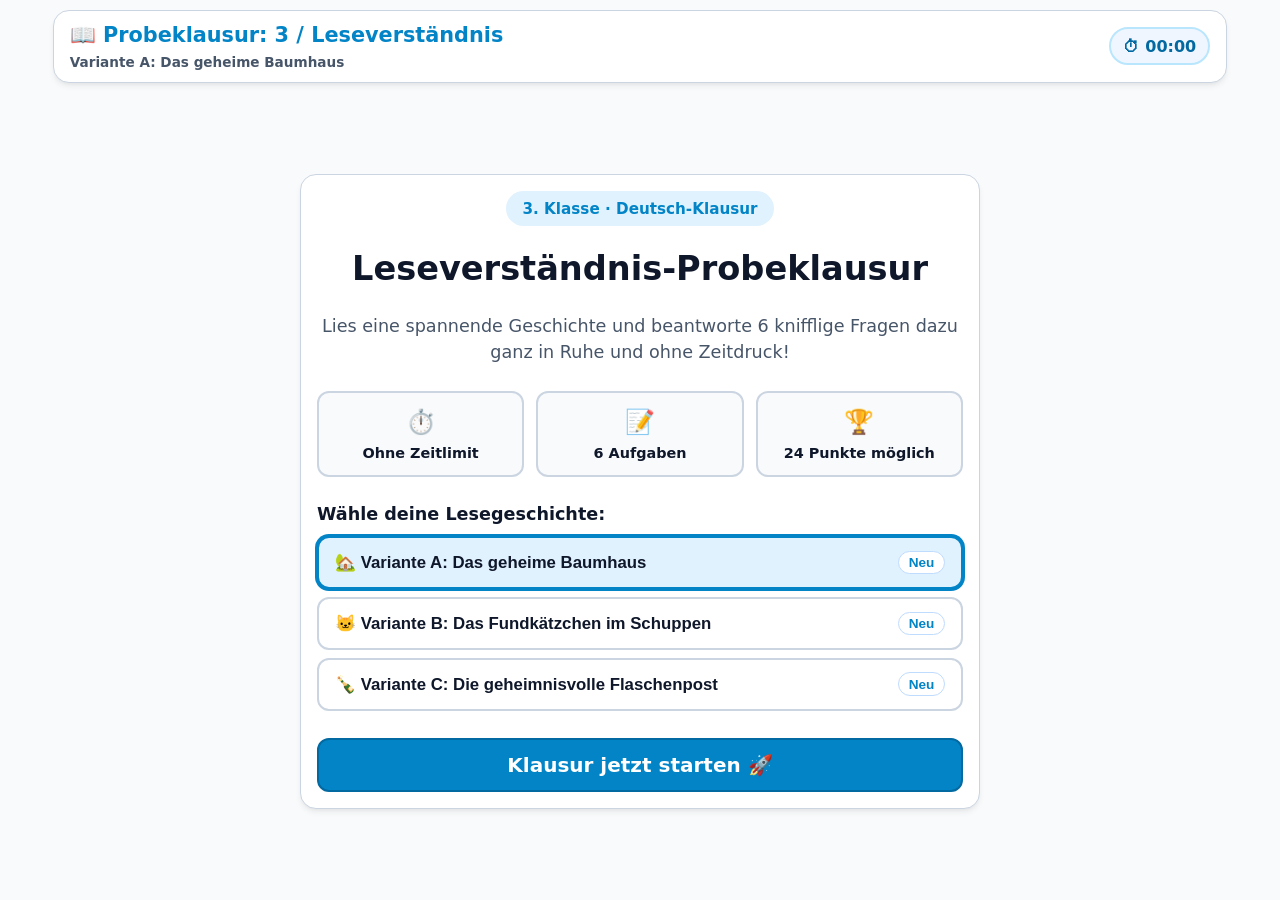
<file: projekte/probeklausuren-deutsch/klasse-3-leseverstaendnis/index.html>
<!doctype html>
<html lang="de">
<head>
  <meta charset="utf-8">
  <meta name="viewport" content="width=device-width, initial-scale=1, viewport-fit=cover">
  <title>Probeklausuren Deutsch – 3 / Leseverständnis</title>
  <style>
    :root {
      --bg: #f8fafc;
      --card-bg: #ffffff;
      --ink: #0f172a;
      --ink-muted: #475569;
      --primary: #0284c7;
      --primary-hover: #0369a1;
      --primary-soft: #e0f2fe;
      --good: #16a34a;
      --good-soft: #dcfce7;
      --bad: #e11d48;
      --bad-soft: #ffe4e6;
      --line: #cbd5e1;
      --radius: 1rem;
      --shadow: 0 4px 6px -1px rgba(0,0,0,0.07), 0 2px 4px -2px rgba(0,0,0,0.05);
    }

    * {
      box-sizing: border-box;
      -webkit-tap-highlight-color: transparent;
    }

    [hidden] {
      display: none !important;
    }

    html, body {
      height: 100%;
      margin: 0;
      padding: 0;
    }

    body {
      font-family: system-ui, -apple-system, BlinkMacSystemFont, "Segoe UI", Roboto, "Helvetica Neue", Arial, sans-serif;
      color: var(--ink);
      background-color: var(--bg);
      overflow: hidden;
      touch-action: manipulation;
      user-select: none;
      -webkit-user-select: none;
      line-height: 1.45;
    }

    .app-shell {
      height: 100vh;
      height: 100dvh;
      width: 100%;
      max-width: 1200px;
      margin: 0 auto;
      display: flex;
      flex-direction: column;
      padding: max(0.6rem, env(safe-area-inset-top))
               max(0.8rem, env(safe-area-inset-right))
               max(0.6rem, env(safe-area-inset-bottom))
               max(0.8rem, env(safe-area-inset-left));
      gap: 0.6rem;
      overflow: hidden;
    }

    /* Header */
    header {
      background: var(--card-bg);
      border-radius: var(--radius);
      padding: 0.6rem 1rem;
      display: flex;
      align-items: center;
      justify-content: space-between;
      gap: 0.8rem;
      box-shadow: var(--shadow);
      border: 1px solid var(--line);
      flex-shrink: 0;
    }

    .header-info {
      display: flex;
      flex-direction: column;
      gap: 0.15rem;
    }

    .header-title {
      font-size: clamp(1rem, 1.4vw + 0.6rem, 1.3rem);
      font-weight: 800;
      color: var(--primary);
      display: flex;
      align-items: center;
      gap: 0.5rem;
    }

    .header-sub {
      font-size: 0.85rem;
      font-weight: 600;
      color: var(--ink-muted);
    }

    .timer-badge {
      display: flex;
      align-items: center;
      gap: 0.4rem;
      background: #eff6ff;
      color: #0369a1;
      border: 2px solid #bae6fd;
      padding: 0.35rem 0.75rem;
      border-radius: 9999px;
      font-weight: 700;
      font-size: 1rem;
      flex-shrink: 0;
    }

    /* Task Navigation Tabs */
    .task-nav {
      display: flex;
      align-items: center;
      justify-content: space-between;
      gap: 0.4rem;
      background: var(--card-bg);
      border-radius: var(--radius);
      padding: 0.45rem 0.6rem;
      box-shadow: var(--shadow);
      border: 1px solid var(--line);
      flex-shrink: 0;
    }

    .task-tabs {
      display: flex;
      gap: 0.35rem;
      flex: 1;
      justify-content: center;
    }

    .task-tab-btn {
      min-width: 44px;
      height: 44px;
      border-radius: 0.75rem;
      border: 2px solid var(--line);
      background: #f8fafc;
      color: var(--ink-muted);
      font-weight: 700;
      font-size: 1rem;
      cursor: pointer;
      display: flex;
      align-items: center;
      justify-content: center;
      transition: all 0.15s ease;
      position: relative;
    }

    .task-tab-btn.active {
      background: var(--primary);
      color: #ffffff;
      border-color: var(--primary);
      transform: translateY(-2px);
      box-shadow: 0 4px 6px -1px rgba(2, 132, 199, 0.3);
    }

    .task-tab-btn.completed:not(.active) {
      background: var(--good-soft);
      color: var(--good);
      border-color: #86efac;
    }

    .task-tab-btn .badge-done {
      position: absolute;
      top: -3px;
      right: -3px;
      width: 14px;
      height: 14px;
      background: var(--good);
      border-radius: 50%;
      border: 2px solid #fff;
    }

    /* Mobile Text Toggle (only visible on small screens in exam) */
    .mobile-tab-bar {
      display: none;
      gap: 0.4rem;
      flex-shrink: 0;
    }

    @media (max-width: 767px) {
      .mobile-tab-bar {
        display: flex;
      }
    }

    .mobile-tab-btn {
      flex: 1;
      height: 42px;
      border-radius: 0.65rem;
      border: 2px solid var(--line);
      background: #f1f5f9;
      font-weight: 700;
      font-size: 0.95rem;
      color: var(--ink);
      cursor: pointer;
    }

    .mobile-tab-btn.active {
      background: var(--primary);
      color: #ffffff;
      border-color: var(--primary);
    }

    /* Main Area with Split Screen */
    main {
      flex: 1;
      overflow: hidden;
      display: flex;
      position: relative;
    }

    .screen {
      display: flex;
      width: 100%;
      height: 100%;
      gap: 0.8rem;
    }

    .screen[hidden] {
      display: none;
    }

    /* Split Screen Panels */
    .split-pane {
      background: var(--card-bg);
      border-radius: var(--radius);
      padding: 1.1rem;
      box-shadow: var(--shadow);
      border: 1px solid var(--line);
      overflow-y: auto;
      display: flex;
      flex-direction: column;
    }

    .pane-text {
      flex: 1.1;
      border-left: 5px solid var(--primary);
    }

    .pane-tasks {
      flex: 1.2;
    }

    @media (max-width: 767px) {
      .screen-split {
        flex-direction: column;
      }
      .pane-text, .pane-tasks {
        flex: 1;
        width: 100%;
      }
      .pane-text[data-active="false"] {
        display: none;
      }
      .pane-tasks[data-active="false"] {
        display: none;
      }
    }

    /* Reading Story Styling */
    .story-header {
      display: flex;
      align-items: center;
      justify-content: space-between;
      margin-bottom: 0.8rem;
      padding-bottom: 0.5rem;
      border-bottom: 2px solid #f1f5f9;
      flex-shrink: 0;
    }

    .story-title {
      font-size: 1.3rem;
      font-weight: 800;
      color: var(--ink);
      margin: 0;
    }

    .story-badge {
      font-size: 0.85rem;
      font-weight: 700;
      background: var(--primary-soft);
      color: var(--primary);
      padding: 0.2rem 0.6rem;
      border-radius: 9999px;
    }

    .story-content {
      font-size: clamp(1.05rem, 0.4vw + 1rem, 1.2rem);
      line-height: 1.7;
      color: #1e293b;
      user-select: text;
      -webkit-user-select: text;
    }

    .story-content p {
      margin: 0 0 1rem 0;
    }

    /* Tasks Layout */
    .task-header {
      border-bottom: 2px solid #f1f5f9;
      padding-bottom: 0.5rem;
      display: flex;
      justify-content: space-between;
      align-items: baseline;
      gap: 0.5rem;
      flex-shrink: 0;
    }

    .task-title {
      font-size: 1.25rem;
      font-weight: 800;
      color: var(--ink);
      margin: 0;
    }

    .task-points {
      font-size: 0.95rem;
      font-weight: 700;
      color: var(--primary);
      background: var(--primary-soft);
      padding: 0.2rem 0.6rem;
      border-radius: 9999px;
      white-space: nowrap;
    }

    .task-prompt {
      font-size: 1.15rem;
      color: var(--ink);
      font-weight: 600;
      margin: 0.4rem 0 0.8rem 0;
      line-height: 1.4;
    }

    /* Task Types */
    .task-body {
      flex: 1;
      overflow-y: auto;
      display: flex;
      flex-direction: column;
      gap: 0.85rem;
    }

    /* Typ 1: Richtig / Falsch Tabelle */
    .tf-card {
      background: #f8fafc;
      border: 2px solid #e2e8f0;
      border-radius: 0.75rem;
      padding: 0.8rem;
      display: flex;
      flex-direction: column;
      gap: 0.5rem;
    }

    .tf-text {
      font-size: 1.05rem;
      font-weight: 700;
      color: var(--ink);
    }

    .tf-buttons {
      display: flex;
      gap: 0.5rem;
    }

    .tf-btn {
      flex: 1;
      min-height: 44px;
      border-radius: 0.6rem;
      border: 2px solid var(--line);
      background: #ffffff;
      font-weight: 700;
      font-size: 1rem;
      cursor: pointer;
      display: flex;
      align-items: center;
      justify-content: center;
      gap: 0.35rem;
      transition: all 0.12s ease;
    }

    .tf-btn.selected-true {
      background: var(--good);
      color: #ffffff;
      border-color: var(--good);
      box-shadow: 0 0 0 2px #86efac;
    }

    .tf-btn.selected-false {
      background: var(--bad);
      color: #ffffff;
      border-color: var(--bad);
      box-shadow: 0 0 0 2px #fca5a5;
    }

    /* Typ 3: Chronologie / Reihenfolge */
    .reorder-list {
      display: flex;
      flex-direction: column;
      gap: 0.5rem;
    }

    .reorder-item {
      background: #ffffff;
      border: 2px solid var(--line);
      border-radius: 0.75rem;
      padding: 0.7rem 0.9rem;
      display: flex;
      align-items: center;
      gap: 0.7rem;
      box-shadow: 0 1px 3px rgba(0,0,0,0.05);
    }

    .reorder-num {
      width: 32px;
      height: 32px;
      border-radius: 50%;
      background: var(--primary-soft);
      color: var(--primary);
      font-weight: 800;
      display: flex;
      align-items: center;
      justify-content: center;
      flex-shrink: 0;
    }

    .reorder-text {
      flex: 1;
      font-size: 1.05rem;
      font-weight: 600;
      color: var(--ink);
    }

    .reorder-ctrls {
      display: flex;
      flex-direction: column;
      gap: 0.25rem;
    }

    .reorder-btn {
      min-width: 44px;
      min-height: 40px;
      border-radius: 0.5rem;
      border: 1px solid var(--line);
      background: #f1f5f9;
      color: var(--ink);
      font-size: 1.1rem;
      cursor: pointer;
      display: flex;
      align-items: center;
      justify-content: center;
      padding: 0;
    }

    .reorder-btn:disabled {
      opacity: 0.25;
      cursor: not-allowed;
    }

    /* Typ 2, 4, 5, 6: Multiple Choice Subtasks */
    .subtask-card {
      background: #f8fafc;
      border: 2px solid #e2e8f0;
      border-radius: 0.85rem;
      padding: 0.9rem;
    }

    .subtask-q {
      font-size: 1.15rem;
      font-weight: 700;
      margin-bottom: 0.6rem;
      color: var(--ink);
    }

    .options-row {
      display: flex;
      flex-direction: column;
      gap: 0.45rem;
    }

    .option-btn {
      width: 100%;
      min-height: 48px;
      padding: 0.6rem 0.9rem;
      background: #ffffff;
      border: 2px solid var(--line);
      border-radius: 0.65rem;
      font-size: 1.05rem;
      font-weight: 600;
      color: var(--ink);
      cursor: pointer;
      text-align: left;
      transition: all 0.12s ease;
    }

    .option-btn:hover {
      border-color: var(--primary);
    }

    .option-btn.selected {
      background: var(--primary-soft);
      border-color: var(--primary);
      color: var(--primary-hover);
      box-shadow: 0 0 0 2px #7dd3fc;
      font-weight: 700;
    }

    /* Start Screen */
    .start-container {
      max-width: 680px;
      margin: auto;
      text-align: center;
      display: flex;
      flex-direction: column;
      gap: 1.2rem;
      padding: 1rem;
      background: var(--card-bg);
      border-radius: var(--radius);
      box-shadow: var(--shadow);
      border: 1px solid var(--line);
    }

    .hero-badge {
      display: inline-block;
      align-self: center;
      background: var(--primary-soft);
      color: var(--primary);
      font-weight: 800;
      padding: 0.4rem 1rem;
      border-radius: 9999px;
      font-size: 0.95rem;
    }

    .start-title {
      font-size: clamp(1.5rem, 2.5vw + 0.8rem, 2.1rem);
      font-weight: 900;
      color: var(--ink);
      margin: 0;
    }

    .start-desc {
      font-size: 1.1rem;
      color: var(--ink-muted);
      line-height: 1.5;
      margin: 0;
    }

    .info-boxes {
      display: grid;
      grid-template-columns: repeat(3, 1fr);
      gap: 0.75rem;
      margin: 0.4rem 0;
    }

    .info-box {
      background: #f8fafc;
      border: 2px solid var(--line);
      border-radius: 0.75rem;
      padding: 0.7rem 0.5rem;
    }

    .info-box-icon {
      font-size: 1.5rem;
      margin-bottom: 0.2rem;
    }

    .info-box-text {
      font-size: 0.9rem;
      font-weight: 700;
      color: var(--ink);
    }

    .variant-picker-title {
      font-weight: 800;
      font-size: 1.1rem;
      margin-bottom: 0.5rem;
      text-align: left;
    }

    .variant-options {
      display: flex;
      flex-direction: column;
      gap: 0.5rem;
    }

    .variant-btn {
      display: flex;
      align-items: center;
      justify-content: space-between;
      background: #ffffff;
      border: 2px solid var(--line);
      border-radius: 0.75rem;
      padding: 0.8rem 1rem;
      cursor: pointer;
      text-align: left;
      font-size: 1.05rem;
      font-weight: 700;
      color: var(--ink);
      transition: all 0.15s ease;
    }

    .variant-btn:hover, .variant-btn.selected {
      border-color: var(--primary);
      background: var(--primary-soft);
    }

    .variant-btn.selected {
      box-shadow: 0 0 0 2px var(--primary);
    }

    .variant-tag {
      font-size: 0.85rem;
      font-weight: 600;
      color: var(--primary);
      background: #ffffff;
      padding: 0.2rem 0.6rem;
      border-radius: 9999px;
      border: 1px solid #bfdbfe;
    }

    /* Results Screen */
    .results-container {
      max-width: 600px;
      margin: auto;
      text-align: center;
      display: flex;
      flex-direction: column;
      gap: 1.2rem;
      padding: 1.2rem;
      background: var(--card-bg);
      border-radius: var(--radius);
      box-shadow: var(--shadow);
      border: 1px solid var(--line);
      width: 100%;
    }

    .score-circle {
      width: 120px;
      height: 120px;
      border-radius: 50%;
      background: linear-gradient(135deg, #0284c7, #0369a1);
      color: #ffffff;
      display: flex;
      flex-direction: column;
      align-items: center;
      justify-content: center;
      margin: 0 auto;
      box-shadow: 0 8px 16px -4px rgba(2,132,199,0.4);
    }

    .score-num {
      font-size: 2.2rem;
      font-weight: 900;
      line-height: 1;
    }

    .score-max {
      font-size: 0.85rem;
      opacity: 0.9;
    }

    .stars {
      font-size: 2.2rem;
      letter-spacing: 0.3rem;
    }

    .result-feedback {
      font-size: 1.25rem;
      font-weight: 800;
      color: var(--ink);
      margin: 0;
    }

    .result-breakdown {
      display: flex;
      flex-direction: column;
      gap: 0.4rem;
      text-align: left;
      background: #f8fafc;
      border: 2px solid var(--line);
      border-radius: 0.85rem;
      padding: 0.8rem 1rem;
    }

    .breakdown-row {
      display: flex;
      justify-content: space-between;
      align-items: center;
      font-size: 0.95rem;
      font-weight: 600;
      padding: 0.25rem 0;
      border-bottom: 1px solid #e2e8f0;
    }

    .breakdown-row:last-child {
      border-bottom: 0;
    }

    .review-solution-box {
      margin-top: 0.6rem;
      background: #f0fdf4;
      border: 1px solid #bbf7d0;
      padding: 0.6rem 0.8rem;
      border-radius: 0.6rem;
      font-size: 0.95rem;
      color: #166534;
      text-align: left;
    }

    /* Footer Navigation */
    footer {
      background: var(--card-bg);
      border-radius: var(--radius);
      padding: 0.6rem 1rem;
      display: flex;
      align-items: center;
      justify-content: space-between;
      gap: 0.6rem;
      box-shadow: var(--shadow);
      border: 1px solid var(--line);
      flex-shrink: 0;
    }

    .btn {
      font-family: inherit;
      font-weight: 700;
      font-size: 1.05rem;
      min-height: 48px;
      padding: 0.55rem 1.2rem;
      border-radius: 0.75rem;
      border: 0;
      cursor: pointer;
      display: inline-flex;
      align-items: center;
      justify-content: center;
      gap: 0.5rem;
      transition: all 0.1s ease;
      text-decoration: none;
    }

    .btn:active:not(:disabled) {
      transform: translateY(2px);
    }

    .btn:disabled {
      opacity: 0.4;
      cursor: not-allowed;
    }

    .btn-secondary {
      background: #f1f5f9;
      color: var(--ink);
      border: 2px solid var(--line);
    }

    .btn-primary {
      background: var(--primary);
      color: #ffffff;
      border: 2px solid var(--primary-hover);
    }

    .btn-success {
      background: var(--good);
      color: #ffffff;
      border: 2px solid #15803d;
    }

    /* Modal / Alert */
    .modal-backdrop {
      position: fixed;
      inset: 0;
      background: rgba(15, 23, 42, 0.5);
      display: flex;
      align-items: center;
      justify-content: center;
      padding: 1rem;
      z-index: 100;
    }

    .modal-backdrop[hidden] {
      display: none !important;
    }

    .modal-box {
      background: #ffffff;
      border-radius: 1rem;
      max-width: 440px;
      width: 100%;
      padding: 1.4rem;
      box-shadow: 0 20px 25px -5px rgba(0,0,0,0.2);
      text-align: center;
      display: flex;
      flex-direction: column;
      gap: 1rem;
    }

    .modal-actions {
      display: flex;
      gap: 0.6rem;
      justify-content: center;
    }
  </style>
</head>
<body>
  <div class="app-shell">
    <!-- Header -->
    <header>
      <div class="header-info">
        <div class="header-title">
          <span>📖 Probeklausur: 3 / Leseverständnis</span>
        </div>
        <div class="header-sub" id="headerVariantLabel">Variante A: Das geheime Baumhaus</div>
      </div>
      <div class="timer-badge" id="timerBadge" title="Vergangene Zeit">
        <span>⏱</span>
        <span id="timerText">00:00</span>
      </div>
    </header>

    <!-- Task Navigation Tabs -->
    <nav class="task-nav" id="taskNav" hidden>
      <div class="task-tabs" id="taskTabs">
        <!-- Rendered by JS -->
      </div>
    </nav>

    <!-- Mobile Switcher (Geschichte / Aufgaben) -->
    <div class="mobile-tab-bar" id="mobileTabBar" hidden>
      <button type="button" class="mobile-tab-btn" id="mTabStory">
        📖 Geschichte lesen
      </button>
      <button type="button" class="mobile-tab-btn active" id="mTabTask">
        ✏️ Aufgabe lösen
      </button>
    </div>

    <!-- Main Content Area -->
    <main>
      <!-- 1. Start Screen -->
      <section class="screen" id="startScreen">
        <div class="start-container">
          <div class="hero-badge">3. Klasse · Deutsch-Klausur</div>
          <h1 class="start-title">Leseverständnis-Probeklausur</h1>
          <p class="start-desc">
            Lies eine spannende Geschichte und beantworte 6 knifflige Fragen dazu ganz in Ruhe und ohne Zeitdruck!
          </p>

          <div class="info-boxes">
            <div class="info-box">
              <div class="info-box-icon">⏱️</div>
              <div class="info-box-text">Ohne Zeitlimit</div>
            </div>
            <div class="info-box">
              <div class="info-box-icon">📝</div>
              <div class="info-box-text">6 Aufgaben</div>
            </div>
            <div class="info-box">
              <div class="info-box-icon">🏆</div>
              <div class="info-box-text">24 Punkte möglich</div>
            </div>
          </div>

          <div>
            <div class="variant-picker-title">Wähle deine Lesegeschichte:</div>
            <div class="variant-options">
              <button type="button" class="variant-btn selected" data-variant="A">
                <span>🏡 <strong>Variante A:</strong> Das geheime Baumhaus</span>
                <span class="variant-tag">Neu</span>
              </button>
              <button type="button" class="variant-btn" data-variant="B">
                <span>🐱 <strong>Variante B:</strong> Das Fundkätzchen im Schuppen</span>
                <span class="variant-tag">Neu</span>
              </button>
              <button type="button" class="variant-btn" data-variant="C">
                <span>🍾 <strong>Variante C:</strong> Die geheimnisvolle Flaschenpost</span>
                <span class="variant-tag">Neu</span>
              </button>
            </div>
          </div>

          <div style="margin-top: 0.5rem;">
            <button type="button" class="btn btn-primary" id="btnStartExam" style="font-size: 1.25rem; width: 100%; min-height: 54px;">
              Klausur jetzt starten 🚀
            </button>
          </div>
        </div>
      </section>

      <!-- 2. Exam Screen (Split Screen: Story left, Questions right) -->
      <section class="screen screen-split" id="examScreen" hidden>
        <!-- Story Pane -->
        <article class="split-pane pane-text" id="paneText" data-active="false">
          <div class="story-header">
            <h2 class="story-title" id="storyTitle">Das geheime Baumhaus</h2>
            <span class="story-badge">Lesetext</span>
          </div>
          <div class="story-content" id="storyBody">
            <!-- Story text loaded dynamically -->
          </div>
        </article>

        <!-- Tasks Pane -->
        <div class="split-pane pane-tasks" id="paneTasks" data-active="true">
          <div class="task-header">
            <h2 class="task-title" id="taskTitle">Aufgabe 1: Richtig oder Falsch?</h2>
            <span class="task-points" id="taskPoints">4 Punkte</span>
          </div>

          <p class="task-prompt" id="taskPrompt">Lies den Text und entscheide:</p>

          <div class="task-body" id="taskBody">
            <!-- Rendered by JS -->
          </div>
        </div>
      </section>

      <!-- 3. Results Screen -->
      <section class="screen" id="resultsScreen" hidden>
        <div class="results-container">
          <div class="hero-badge" id="resultBadge">Klausur beendet</div>
          <div class="score-circle">
            <span class="score-num" id="scoreNum">24</span>
            <span class="score-max">/ 24 Punkte</span>
          </div>
          <div class="stars" id="starRating">⭐⭐⭐</div>
          <h2 class="result-feedback" id="feedbackText">Großartige Leseleistung!</h2>

          <div class="result-breakdown" id="resultBreakdown">
            <!-- Breakdown per task rendered here -->
          </div>

          <div style="display: flex; gap: 0.6rem; justify-content: center; flex-wrap: wrap;">
            <button type="button" class="btn btn-primary" id="btnReviewSolutions">
              🔍 Lösungen im Detail ansehen
            </button>
            <button type="button" class="btn btn-secondary" id="btnRestart">
              🔄 Neue Klausur starten
            </button>
          </div>
        </div>
      </section>
    </main>

    <!-- Footer Navigation -->
    <footer id="appFooter" hidden>
      <button type="button" class="btn btn-secondary" id="btnPrev">
        ⬅ Zurück
      </button>

      <span id="footerStatus" style="font-size: 0.95rem; font-weight: 700; color: var(--ink-muted);">
        Aufgabe 1 von 6
      </span>

      <button type="button" class="btn btn-primary" id="btnNext">
        Weiter ➡
      </button>

      <button type="button" class="btn btn-success" id="btnFinish" style="display: none;">
        Klausur abgeben 📝
      </button>
    </footer>
  </div>

  <!-- Confirmation Modal -->
  <div class="modal-backdrop" id="confirmModal" hidden>
    <div class="modal-box">
      <div style="font-size: 2.5rem;">📝</div>
      <h3 style="margin: 0; font-size: 1.3rem;">Möchtest du wirklich abgeben?</h3>
      <p id="modalMsg" style="margin: 0; color: var(--ink-muted); font-size: 1rem;">
        Du hast alle Aufgaben bearbeitet.
      </p>
      <div class="modal-actions">
        <button type="button" class="btn btn-secondary" id="modalBtnCancel">Noch mal prüfen</button>
        <button type="button" class="btn btn-success" id="modalBtnConfirm">Ja, abgeben!</button>
      </div>
    </div>
  </div>

  <script>
    /* =====================================================================
       KLAUSUR-DATEN: 3 Varianten mit Text und je 6 Aufgabentypen
       ===================================================================== */
    const VARIANTS = {
      A: {
        name: "Variante A: Das geheime Baumhaus",
        storyTitle: "Das geheime Baumhaus",
        storyText: [
          "Leo und Mira stöberten am Samstagnachmittag im verwilderten Garten von Tante Klara. Hinter einem dichten Holunderbusch entdeckten sie eine alte Holzleiter, die in eine mächtige Eiche führte. Ganz oben, verborgen zwischen grünen Blättern, versteckte sich ein verlassenes Baumhaus!",
          "Vorsichtig stiegen die beiden Sprosse für Sprosse hinauf. Auf dem staubigen Holztisch lag eine kleine, rostige Blechdose. Mira öffnete sie neugierig. Darin glänzte eine bunte Glasmurmel und ein vergilbter Zettel mit der Aufschrift: „Nur für echte Entdecker!“",
          "Plötzlich hörte Leo ein leises Summen am Dachbalken. Schnell flüsterte er: „Vorsicht, Mira, da oben bauen Wespen ihr Nest. Wir müssen ganz leise sein.“ Sie schlichen auf Zehenspitzen zurück zur Leiter. Abends im Bett dachte Leo glücklich: Morgen bringen wir eine Lupe mit!"
        ],
        tasks: [
          {
            type: "tf",
            title: "Aufgabe 1: Richtig oder Falsch?",
            prompt: "Lies den Text genau und entscheide für jede Aussage:",
            statements: [
              { text: "1. Das Baumhaus war in einer alten Eiche versteckt.", correct: true },
              { text: "2. In der Blechdose lag ein goldener Schlüssel.", correct: false },
              { text: "3. Am Dachbalken bauten Bienen ein Nest.", correct: false },
              { text: "4. Leo freute sich am Abend schon auf den nächsten Tag.", correct: true }
            ],
            explanation: "In der Blechdose lag eine Glasmurmel und ein Zettel (kein Schlüssel). Am Balken waren Wespen, keine Bienen."
          },
          {
            type: "mc",
            title: "Aufgabe 2: Detail-Detektiv",
            prompt: "Was stand genau auf dem vergilbten Zettel in der Blechdose?",
            options: [
              "„Geheimes Versteck – Betreten verboten!“",
              "„Nur für echte Entdecker!“",
              "„Schatzkarte von Tante Klara“"
            ],
            correct: "„Nur für echte Entdecker!“",
            explanation: "Auf dem Zettel stand wörtlich: „Nur für echte Entdecker!“."
          },
          {
            type: "reorder",
            title: "Aufgabe 3: Reihenfolge (Chronologie)",
            prompt: "Bringe die Ereignisse mit den Pfeiltasten in die richtige Reihenfolge von 1 bis 4:",
            initialOrder: [2, 0, 3, 1],
            correctSequence: [
              "Die Kinder entdecken die Holzleiter hinter dem Holunderbusch.",
              "Mira öffnet neugierig die rostige Blechdose.",
              "Leo bemerkt das Wespennest am Dachbalken.",
              "Die Kinder schleichen auf Zehenspitzen zurück zur Leiter."
            ],
            explanation: "Zuerst entdecken sie die Leiter, dann öffnet Mira die Dose, danach bemerkt Leo das Nest und schließlich schleichen sie zurück."
          },
          {
            type: "mc",
            title: "Aufgabe 4: Wörter im Kontext verstehen",
            prompt: "Im Text heißt es: <em>„... versteckte sich ein <strong>verlassenes</strong> Baumhaus!“</em> Was bedeutet das Wort <strong>verlassen</strong> hier?",
            options: [
              "Das Baumhaus ist traurig und weint.",
              "Niemand hat das Baumhaus seit längerer Zeit benutzt.",
              "Das Baumhaus ist kaputt und eingestürzt."
            ],
            correct: "Niemand hat das Baumhaus seit längerer Zeit benutzt.",
            explanation: "Ein verlassenes Haus oder Baumhaus steht leer und wird nicht mehr bewohnt oder genutzt."
          },
          {
            type: "subtasks",
            title: "Aufgabe 5: Wer war es?",
            prompt: "Ordne die Handlungen der richtigen Person zu:",
            items: [
              {
                q: "1. Wer öffnete die Blechdose auf dem Holztisch?",
                options: ["Mira", "Leo", "Tante Klara"],
                correct: "Mira",
                explanation: "Im Text steht: 'Mira öffnete sie neugierig.'"
              },
              {
                q: "2. Wer hörte zuerst das leise Summen der Wespen?",
                options: ["Leo", "Mira", "Tante Klara"],
                correct: "Leo",
                explanation: "Im Text steht: 'Plötzlich hörte Leo ein leises Summen am Dachbalken.'"
              }
            ]
          },
          {
            type: "subtasks",
            title: "Aufgabe 6: Zwischen den Zeilen & Gesamtsinn",
            prompt: "Überlege schlau und ziehe Schlüsse aus dem Text:",
            items: [
              {
                q: "1. Warum schlichen die Kinder auf Zehenspitzen zurück?",
                options: [
                  "Damit sie die Wespen nicht erschrecken oder aufscheuchen.",
                  "Weil die Holzleiter sonst zerbrechen würde.",
                  "Weil Tante Klara schon tief schlief."
                ],
                correct: "Damit sie die Wespen nicht erschrecken oder aufscheuchen.",
                explanation: "Wespen können stechen, wenn man laut ist oder ihr Nest stört. Die Kinder waren daher besonders vorsichtig."
              },
              {
                q: "2. Welche Überschrift passt auch sehr gut zur Geschichte?",
                options: [
                  "Das Geheimnis in der alten Eiche",
                  "Großer Ärger mit den Bienen",
                  "Tante Klaras verlorene Dose"
                ],
                correct: "Das Geheimnis in der alten Eiche",
                explanation: "Das Baumhaus und das Abenteuer spielen sich genau in der alten Eiche ab."
              }
            ]
          }
        ]
      },

      B: {
        name: "Variante B: Das Fundkätzchen im Schuppen",
        storyTitle: "Das Fundkätzchen im Schuppen",
        storyText: [
          "An einem regnerischen Herbsttag ging Paul in den alten Gartenschuppen, um trockenes Kaminholz zu holen. Plötzlich hörte er ein leises, klägliches Miauen. Hinter den ordentlich gestapelten Holzscheiten entdeckte er ein winziges, grau getigertes Kätzchen.",
          "Sein Fell war ganz feucht und das kleine Tierchen zitterte vor Kälte. Paul lief sofort ins warme Wohnhaus und rief seine große Schwester Lena. Sie holte eine weiche Wolldecke und Paul füllte ein Schälchen mit lauwarmem Wasser.",
          "Ganz behutsam wickelten sie das Kätzchen ein, bis es aufhörte zu zittern und leise schnurrte. Zusammen riefen die Geschwister bei Frau Weber vom Tierschutzverein an. Schon eine Stunde später kam sie vorbei und freute sich riesig: Eine Nachbarin aus der nächsten Straße hatte das Kätzchen schon seit zwei Tagen überall gesucht!"
        ],
        tasks: [
          {
            type: "tf",
            title: "Aufgabe 1: Richtig oder Falsch?",
            prompt: "Lies den Text genau und entscheide für jede Aussage:",
            statements: [
              { text: "1. Paul ging in den Schuppen, um Kaminholz zu holen.", correct: true },
              { text: "2. Das gefundene Kätzchen hatte reinweißes Fell.", correct: false },
              { text: "3. Paul und Lena wickelten das Kätzchen in eine Wolldecke.", correct: true },
              { text: "4. Niemand im Dorf vermisste das Kätzchen.", correct: false }
            ],
            explanation: "Das Kätzchen war grau getigert (nicht reinweiß) und wurde bereits von einer Nachbarin vermisst."
          },
          {
            type: "mc",
            title: "Aufgabe 2: Detail-Detektiv",
            prompt: "Warum zitterte das kleine Kätzchen hinter den Holzscheiten?",
            options: [
              "Weil es Angst vor Pauls großem Hund hatte.",
              "Weil sein Fell feucht war und es fror.",
              "Weil der Gartenschuppen eingestürzt war."
            ],
            correct: "Weil sein Fell feucht war und es fror.",
            explanation: "Im Text heißt es: 'Sein Fell war ganz feucht und das kleine Tierchen zitterte vor Kälte.'"
          },
          {
            type: "reorder",
            title: "Aufgabe 3: Reihenfolge (Chronologie)",
            prompt: "Bringe die Ereignisse mit den Pfeiltasten in die richtige Reihenfolge von 1 bis 4:",
            initialOrder: [1, 3, 0, 2],
            correctSequence: [
              "Paul hört ein leises Miauen im alten Schuppen.",
              "Lena und Paul holen Decke und Wasser für das Kätzchen.",
              "Das Kätzchen wärmt sich auf und fängt an zu schnurren.",
              "Frau Weber vom Tierschutzverein kommt vorbei."
            ],
            explanation: "Zuerst wird das Miauen gehört, dann Decke/Wasser geholt, dann schnurrt es und zum Schluss kommt Frau Weber."
          },
          {
            type: "mc",
            title: "Aufgabe 4: Wörter im Kontext verstehen",
            prompt: "Im Text heißt es: <em>„Hinter den ordentlich <strong>gestapelten</strong> Holzscheiten...“</em> Was bedeutet <strong>gestapelt</strong>?",
            options: [
              "Das Holz lag unordentlich im tiefen Matsch.",
              "Die Holzscheite waren ordentlich übereinandergelegt.",
              "Das Holz war noch ganz frisch im Wald gesägt worden."
            ],
            correct: "Die Holzscheite waren ordentlich übereinandergelegt.",
            explanation: "Stapeln bedeutet, Dinge Schicht für Schicht ordentlich übereinander zu schichten."
          },
          {
            type: "subtasks",
            title: "Aufgabe 5: Wer war es?",
            prompt: "Ordne die Handlungen der richtigen Person zu:",
            items: [
              {
                q: "1. Wer holte die weiche Wolldecke aus dem Haus?",
                options: ["Lena", "Paul", "Frau Weber"],
                correct: "Lena",
                explanation: "Im Text steht: 'Sie (Lena) holte eine weiche Wolldecke...'"
              },
              {
                q: "2. Wer vermisste das Kätzchen schon seit zwei Tagen?",
                options: ["Eine Nachbarin", "Frau Weber", "Lena"],
                correct: "Eine Nachbarin",
                explanation: "Eine Nachbarin aus der nächsten Straße hatte das Kätzchen gesucht."
              }
            ]
          },
          {
            type: "subtasks",
            title: "Aufgabe 6: Zwischen den Zeilen & Gesamtsinn",
            prompt: "Überlege schlau und ziehe Schlüsse aus dem Text:",
            items: [
              {
                q: "1. Woran erkannten die Kinder, dass sich das Kätzchen wieder wohlfühlte?",
                options: [
                  "Es hörte auf zu zittern und schnurrte leise.",
                  "Es kletterte sofort auf den Apfelbaum.",
                  "Es trank eine ganze Kanne heiße Milch aus."
                ],
                correct: "Es hörte auf zu zittern und schnurrte leise.",
                explanation: "Schnurren ist bei Katzen ein Zeichen von Zufriedenheit und Entspannung."
              },
              {
                q: "2. Welche Überschrift passt auch sehr gut zur Geschichte?",
                options: [
                  "Rettung im Regen",
                  "Pauls neues Holzhaus",
                  "Der gefährliche Kamin"
                ],
                correct: "Rettung im Regen",
                explanation: "Die Kinder haben das Kätzchen an einem Regentag gerettet."
              }
            ]
          }
        ]
      },

      C: {
        name: "Variante C: Die geheimnisvolle Flaschenpost",
        storyTitle: "Die geheimnisvolle Flaschenpost",
        storyText: [
          "An einem sonnigen Feriensamstag bauten Tim und Sophie am Kiesstrand des Baggersees eine riesige Sandburg. Plötzlich schwappte eine sanfte Welle eine dunkelgrüne Glasflasche direkt vor ihre Füße. Erstaunt kniete Sophie sich nieder: In der Flasche steckte eine mit roter Kordel verschnürte Papierrolle!",
          "Tim zog den fest sitzenden Korken vorsichtig mit den Zähnen heraus. Sophie rollte das dicke Papier behutsam aus. Es war eine gezeichnete Landkarte! Bei den drei alten Weiden am Nordufer war ein großes rotes Kreuz eingezeichnet.",
          "Neugierig packten die Kinder ihre Schaufeln ein und marschierten zum Nordufer. Nach kurzem Suchen entdeckten sie unter einer mächtigen Weidenwurzel eine wasserdichte Dose. Darin lag ein Logbuch für Schatzsucher mit vielen netten Grüßen anderer Kinder. Stolz trugen Tim und Sophie ihre Namen ein."
        ],
        tasks: [
          {
            type: "tf",
            title: "Aufgabe 1: Richtig oder Falsch?",
            prompt: "Lies den Text genau und entscheide für jede Aussage:",
            statements: [
              { text: "1. Die Kinder spielten am Strand eines Baggersees.", correct: true },
              { text: "2. Die Flasche bestand aus hellem, durchsichtigem Plastik.", correct: false },
              { text: "3. Auf der Landkarte war ein rotes Kreuz bei drei Weiden.", correct: true },
              { text: "4. In der Dose lagen echte alte Goldmünzen.", correct: false }
            ],
            explanation: "Die Flasche war aus dunkelgrünem Glas und in der Dose lag ein Logbuch für Schatzsucher (kein Gold)."
          },
          {
            type: "mc",
            title: "Aufgabe 2: Detail-Detektiv",
            prompt: "Wie schaffte Tim es, den Korken aus der Flasche zu ziehen?",
            options: [
              "Er benutzte ein langes Taschenmesser.",
              "Er zog ihn vorsichtig mit den Zähnen heraus.",
              "Sophie schlug den Flaschenhals vorsichtig mit einem Stein ab."
            ],
            correct: "Er zog ihn vorsichtig mit den Zähnen heraus.",
            explanation: "Im Text steht: 'Tim zog den fest sitzenden Korken vorsichtig mit den Zähnen heraus.'"
          },
          {
            type: "reorder",
            title: "Aufgabe 3: Reihenfolge (Chronologie)",
            prompt: "Bringe die Ereignisse mit den Pfeiltasten in die richtige Reihenfolge von 1 bis 4:",
            initialOrder: [2, 0, 3, 1],
            correctSequence: [
              "Eine Welle spült die dunkelgrüne Glasflasche ans Ufer.",
              "Tim öffnet die Flasche und Sophie rollt die Karte aus.",
              "Die Kinder marschieren zu den drei alten Weiden am Nordufer.",
              "Tim und Sophie tragen stolz ihre Namen in das Logbuch ein."
            ],
            explanation: "Zuerst wird die Flasche angespült, dann geöffnet, dann wandern sie zu den Weiden und tragen sich ein."
          },
          {
            type: "mc",
            title: "Aufgabe 4: Wörter im Kontext verstehen",
            prompt: "Im Text heißt es: <em>„Sophie rollte das dicke Papier <strong>behutsam</strong> aus.“</em> Was bedeutet <strong>behutsam</strong>?",
            options: [
              "Ganz vorsichtig und achtsam, damit nichts zerreißt.",
              "So hastig und schnell wie möglich.",
              "Mit nassen, sandigen Händen."
            ],
            correct: "Ganz vorsichtig und achtsam, damit nichts zerreißt.",
            explanation: "Behutsam bedeutet sehr vorsichtig, rücksichtsvoll und behutsam vorgehend."
          },
          {
            type: "subtasks",
            title: "Aufgabe 5: Wer war es?",
            prompt: "Ordne die Handlungen der richtigen Person zu:",
            items: [
              {
                q: "1. Wer kniete sich zuerst nieder und sah die Papierrolle?",
                options: ["Sophie", "Tim", "Ein Badegast"],
                correct: "Sophie",
                explanation: "Im Text heißt es: 'Erstaunt kniete Sophie sich nieder...'"
              },
              {
                q: "2. Wer hatte schon vor Tim und Sophie Grüße im Buch hinterlassen?",
                options: ["Andere Kinder", "Der Bademeister", "Tante Klara"],
                correct: "Andere Kinder",
                explanation: "Im Text steht: 'mit vielen netten Grüßen anderer Kinder'."
              }
            ]
          },
          {
            type: "subtasks",
            title: "Aufgabe 6: Zwischen den Zeilen & Gesamtsinn",
            prompt: "Überlege schlau und ziehe Schlüsse aus dem Text:",
            items: [
              {
                q: "1. Um was für eine Art Schatzsuche handelte es sich hier?",
                options: [
                  "Geocaching (eine moderne Schnitzeljagd für Entdecker).",
                  "Einen verlorenen Piratenschatz aus dem 17. Jahrhundert.",
                  "Ein vergessenes Hausaufgabenheft einer Schulklasse."
                ],
                correct: "Geocaching (eine moderne Schnitzeljagd für Entdecker).",
                explanation: "In einer wasserdichten Dose versteckte Logbücher sind typisch für Geocaching / Schnitzeljagden."
              },
              {
                q: "2. Welche Überschrift passt auch sehr gut zur Geschichte?",
                options: [
                  "Das Geheimnis der Weidenwurzel",
                  "Die eingestürzte Sandburg",
                  "Ein gefährlicher Sturm am Meer"
                ],
                correct: "Das Geheimnis der Weidenwurzel",
                explanation: "Unter der Weidenwurzel war die Dose mit dem Logbuch versteckt."
              }
            ]
          }
        ]
      }
    };

    /* =====================================================================
       APP STATUS & STATE
       ===================================================================== */
    let currentVariantKey = "A";
    let currentTaskIndex = 0; // 0 to 5
    let examActive = false;
    let reviewMode = false;
    let timerSeconds = 0;
    let timerInterval = null;

    // Speichert Antworten des Schülers: taskIndex -> answer data
    let userAnswers = {};
    let reorderTouched = {};

    /* DOM Referenzen */
    const startScreen = document.getElementById("startScreen");
    const examScreen = document.getElementById("examScreen");
    const resultsScreen = document.getElementById("resultsScreen");
    const taskNav = document.getElementById("taskNav");
    const taskTabs = document.getElementById("taskTabs");
    const appFooter = document.getElementById("appFooter");
    const mobileTabBar = document.getElementById("mobileTabBar");
    const mTabStory = document.getElementById("mTabStory");
    const mTabTask = document.getElementById("mTabTask");
    const headerVariantLabel = document.getElementById("headerVariantLabel");
    const timerBadge = document.getElementById("timerBadge");
    const timerText = document.getElementById("timerText");

    const storyTitle = document.getElementById("storyTitle");
    const storyBody = document.getElementById("storyBody");
    const paneText = document.getElementById("paneText");
    const paneTasks = document.getElementById("paneTasks");

    const taskTitle = document.getElementById("taskTitle");
    const taskPoints = document.getElementById("taskPoints");
    const taskPrompt = document.getElementById("taskPrompt");
    const taskBody = document.getElementById("taskBody");

    const btnPrev = document.getElementById("btnPrev");
    const btnNext = document.getElementById("btnNext");
    const btnFinish = document.getElementById("btnFinish");
    const footerStatus = document.getElementById("footerStatus");

    const confirmModal = document.getElementById("confirmModal");
    const modalMsg = document.getElementById("modalMsg");
    const modalBtnCancel = document.getElementById("modalBtnCancel");
    const modalBtnConfirm = document.getElementById("modalBtnConfirm");

    /* =====================================================================
       INITIALISIERUNG
       ===================================================================== */
    function init() {
      // Variantenauswahl auf dem Startbildschirm
      document.querySelectorAll(".variant-btn").forEach(btn => {
        btn.addEventListener("click", () => {
          document.querySelectorAll(".variant-btn").forEach(b => b.classList.remove("selected"));
          btn.classList.add("selected");
          currentVariantKey = btn.dataset.variant;
          headerVariantLabel.textContent = VARIANTS[currentVariantKey].name;
        });
      });

      document.getElementById("btnStartExam").addEventListener("click", startExam);
      document.getElementById("btnRestart").addEventListener("click", resetToStart);
      document.getElementById("btnReviewSolutions").addEventListener("click", startReviewMode);

      btnPrev.addEventListener("click", () => switchTask(currentTaskIndex - 1));
      btnNext.addEventListener("click", () => switchTask(currentTaskIndex + 1));
      btnFinish.addEventListener("click", promptFinishExam);

      modalBtnCancel.addEventListener("click", () => confirmModal.hidden = true);
      modalBtnConfirm.addEventListener("click", () => {
        confirmModal.hidden = true;
        finishExam();
      });

      // Mobile Split-Screen Toggle
      mTabStory.addEventListener("click", () => {
        mTabStory.classList.add("active");
        mTabTask.classList.remove("active");
        paneText.dataset.active = "true";
        paneTasks.dataset.active = "false";
      });

      mTabTask.addEventListener("click", () => {
        mTabTask.classList.add("active");
        mTabStory.classList.remove("active");
        paneTasks.dataset.active = "true";
        paneText.dataset.active = "false";
      });
    }

    function startExam() {
      examActive = true;
      reviewMode = false;
      currentTaskIndex = 0;
      userAnswers = {};
      reorderTouched = {};
      timerSeconds = 0;

      startScreen.hidden = true;
      resultsScreen.hidden = true;
      examScreen.hidden = false;
      taskNav.hidden = false;
      mobileTabBar.hidden = false;
      appFooter.hidden = false;

      headerVariantLabel.textContent = VARIANTS[currentVariantKey].name;

      // Reset mobile view to task pane
      paneText.dataset.active = "false";
      paneTasks.dataset.active = "true";
      mTabTask.classList.add("active");
      mTabStory.classList.remove("active");

      loadStory();
      initTaskAnswers();
      renderTaskTabs();
      renderCurrentTask();
      startTimer();
    }

    function resetToStart() {
      clearInterval(timerInterval);
      examActive = false;
      reviewMode = false;
      timerSeconds = 0;
      reorderTouched = {};
      timerText.textContent = "00:00";

      startScreen.hidden = false;
      examScreen.hidden = true;
      resultsScreen.hidden = true;
      taskNav.hidden = true;
      mobileTabBar.hidden = true;
      appFooter.hidden = true;
    }

    function loadStory() {
      const v = VARIANTS[currentVariantKey];
      storyTitle.textContent = v.storyTitle;
      storyBody.innerHTML = "";
      v.storyText.forEach(pText => {
        const p = document.createElement("p");
        p.textContent = pText;
        storyBody.appendChild(p);
      });
    }

    function initTaskAnswers() {
      const tasks = VARIANTS[currentVariantKey].tasks;
      tasks.forEach((t, i) => {
        if (t.type === "reorder") {
          // Reihenfolge initialisieren aus initialOrder
          userAnswers[i] = t.initialOrder.map(idx => t.correctSequence[idx]);
        }
      });
    }

    /* =====================================================================
       TIMER LOGIK (Stoppuhr ohne Zeitlimit)
       ===================================================================== */
    function startTimer() {
      clearInterval(timerInterval);
      timerSeconds = 0;
      updateTimerDisplay();
      timerInterval = setInterval(() => {
        timerSeconds++;
        updateTimerDisplay();
      }, 1000);
    }

    function updateTimerDisplay() {
      const mins = Math.floor(timerSeconds / 60);
      const secs = timerSeconds % 60;
      timerText.textContent = `${mins.toString().padStart(2, "0")}:${secs.toString().padStart(2, "0")}`;
    }

    /* =====================================================================
       NAVIGATION & TABS
       ===================================================================== */
    function renderTaskTabs() {
      taskTabs.innerHTML = "";
      const tasks = VARIANTS[currentVariantKey].tasks;
      tasks.forEach((task, idx) => {
        const btn = document.createElement("button");
        btn.type = "button";
        btn.className = "task-tab-btn";
        btn.textContent = (idx + 1).toString();
        if (idx === currentTaskIndex) btn.classList.add("active");

        if (isTaskCompleted(idx)) {
          btn.classList.add("completed");
          const dot = document.createElement("span");
          dot.className = "badge-done";
          btn.appendChild(dot);
        }

        btn.addEventListener("click", () => switchTask(idx));
        taskTabs.appendChild(btn);
      });
    }

    function isTaskCompleted(idx) {
      const task = VARIANTS[currentVariantKey].tasks[idx];
      const ans = userAnswers[idx];
      if (!ans) return false;

      if (task.type === "tf") {
        return Object.keys(ans).length === task.statements.length;
      } else if (task.type === "mc") {
        return typeof ans === "string" && ans.length > 0;
      } else if (task.type === "reorder") {
        return Boolean(reorderTouched[idx]);
      } else if (task.type === "subtasks") {
        return Object.keys(ans).length === task.items.length;
      }
      return false;
    }

    function switchTask(targetIdx) {
      const tasks = VARIANTS[currentVariantKey].tasks;
      if (targetIdx < 0 || targetIdx >= tasks.length) return;
      currentTaskIndex = targetIdx;

      // On mobile switch automatically to task view
      mTabTask.classList.add("active");
      mTabStory.classList.remove("active");
      paneTasks.dataset.active = "true";
      paneText.dataset.active = "false";

      renderTaskTabs();
      renderCurrentTask();
    }

    /* =====================================================================
       AUFGABEN RENDERING
       ===================================================================== */
    function renderCurrentTask() {
      const task = VARIANTS[currentVariantKey].tasks[currentTaskIndex];
      taskTitle.textContent = task.title;
      taskPoints.textContent = "4 Punkte";
      taskPrompt.innerHTML = task.prompt;
      taskBody.innerHTML = "";

      footerStatus.textContent = `Aufgabe ${currentTaskIndex + 1} von 6`;
      btnPrev.disabled = currentTaskIndex === 0;

      if (currentTaskIndex === 5 && !reviewMode) {
        btnNext.style.display = "none";
        btnFinish.style.display = "inline-flex";
      } else {
        btnNext.style.display = "inline-flex";
        btnFinish.style.display = "none";
        btnNext.disabled = currentTaskIndex === 5;
      }

      if (task.type === "tf") {
        renderTfTask(task);
      } else if (task.type === "mc") {
        renderMcTask(task);
      } else if (task.type === "reorder") {
        renderReorderTask(task);
      } else if (task.type === "subtasks") {
        renderSubtasksTask(task);
      }

      if (reviewMode) {
        renderReviewExplanation(task);
      }
    }

    /* Typ 1: Richtig / Falsch */
    function renderTfTask(task) {
      if (!userAnswers[currentTaskIndex]) {
        userAnswers[currentTaskIndex] = {};
      }
      const ans = userAnswers[currentTaskIndex];

      task.statements.forEach((stmt, sIdx) => {
        const card = document.createElement("div");
        card.className = "tf-card";

        const text = document.createElement("div");
        text.className = "tf-text";
        text.textContent = stmt.text;
        card.appendChild(text);

        const btnRow = document.createElement("div");
        btnRow.className = "tf-buttons";

        const btnTrue = document.createElement("button");
        btnTrue.type = "button";
        btnTrue.className = "tf-btn";
        btnTrue.innerHTML = "<span>✓ Richtig</span>";
        if (ans[sIdx] === true) btnTrue.classList.add("selected-true");

        const btnFalse = document.createElement("button");
        btnFalse.type = "button";
        btnFalse.className = "tf-btn";
        btnFalse.innerHTML = "<span>✗ Falsch</span>";
        if (ans[sIdx] === false) btnFalse.classList.add("selected-false");

        if (reviewMode) {
          btnTrue.disabled = true;
          btnFalse.disabled = true;
          if (stmt.correct === true) btnTrue.style.boxShadow = "0 0 0 2px #16a34a";
          if (stmt.correct === false) btnFalse.style.boxShadow = "0 0 0 2px #dc2626";
        } else {
          btnTrue.addEventListener("click", () => {
            ans[sIdx] = true;
            renderCurrentTask();
            renderTaskTabs();
          });
          btnFalse.addEventListener("click", () => {
            ans[sIdx] = false;
            renderCurrentTask();
            renderTaskTabs();
          });
        }

        btnRow.appendChild(btnTrue);
        btnRow.appendChild(btnFalse);
        card.appendChild(btnRow);
        taskBody.appendChild(card);
      });
    }

    /* Typ 2 & 4: Multiple Choice (Einzelne Frage) */
    function renderMcTask(task) {
      const selected = userAnswers[currentTaskIndex] || null;

      const optList = document.createElement("div");
      optList.className = "options-row";

      task.options.forEach(opt => {
        const btn = document.createElement("button");
        btn.type = "button";
        btn.className = "option-btn";
        btn.textContent = opt;

        const isSel = selected === opt;
        if (isSel) btn.classList.add("selected");

        if (reviewMode) {
          btn.disabled = true;
          if (opt === task.correct) {
            btn.style.borderColor = "#16a34a";
            btn.style.background = "#dcfce7";
            btn.style.color = "#166534";
          } else if (isSel && opt !== task.correct) {
            btn.style.borderColor = "#dc2626";
            btn.style.background = "#fee2e2";
            btn.style.color = "#991b1b";
          }
        } else {
          btn.addEventListener("click", () => {
            userAnswers[currentTaskIndex] = opt;
            renderCurrentTask();
            renderTaskTabs();
          });
        }

        optList.appendChild(btn);
      });

      taskBody.appendChild(optList);
    }

    /* Typ 3: Chronologie / Reihenfolge sortieren */
    function renderReorderTask(task) {
      const currentList = userAnswers[currentTaskIndex];

      const listEl = document.createElement("div");
      listEl.className = "reorder-list";

      currentList.forEach((text, idx) => {
        const item = document.createElement("div");
        item.className = "reorder-item";

        const numBadge = document.createElement("div");
        numBadge.className = "reorder-num";
        numBadge.textContent = (idx + 1).toString();
        item.appendChild(numBadge);

        const txtEl = document.createElement("div");
        txtEl.className = "reorder-text";
        txtEl.textContent = text;
        item.appendChild(txtEl);

        if (!reviewMode) {
          const ctrls = document.createElement("div");
          ctrls.className = "reorder-ctrls";

          const btnUp = document.createElement("button");
          btnUp.type = "button";
          btnUp.className = "reorder-btn";
          btnUp.innerHTML = "▲";
          btnUp.title = "Nach oben verschieben";
          btnUp.disabled = idx === 0;
          btnUp.addEventListener("click", () => {
            reorderTouched[currentTaskIndex] = true;
            // Swap with previous
            const temp = currentList[idx];
            currentList[idx] = currentList[idx - 1];
            currentList[idx - 1] = temp;
            renderCurrentTask();
            renderTaskTabs();
          });

          const btnDown = document.createElement("button");
          btnDown.type = "button";
          btnDown.className = "reorder-btn";
          btnDown.innerHTML = "▼";
          btnDown.title = "Nach unten verschieben";
          btnDown.disabled = idx === currentList.length - 1;
          btnDown.addEventListener("click", () => {
            reorderTouched[currentTaskIndex] = true;
            // Swap with next
            const temp = currentList[idx];
            currentList[idx] = currentList[idx + 1];
            currentList[idx + 1] = temp;
            renderCurrentTask();
            renderTaskTabs();
          });

          ctrls.appendChild(btnUp);
          ctrls.appendChild(btnDown);
          item.appendChild(ctrls);
        } else {
          // Review Mode: Check if item is in correct place
          const isCorrectPos = task.correctSequence[idx] === text;
          const status = document.createElement("span");
          status.style.fontSize = "1.2rem";
          status.textContent = isCorrectPos ? "✓" : "✗";
          status.style.color = isCorrectPos ? "#16a34a" : "#dc2626";
          item.appendChild(status);
        }

        listEl.appendChild(item);
      });

      taskBody.appendChild(listEl);

      if (!reviewMode) {
        const confirmBtn = document.createElement("button");
        confirmBtn.type = "button";
        confirmBtn.className = "btn btn-secondary";
        confirmBtn.style.marginTop = "0.75rem";
        confirmBtn.style.alignSelf = "flex-start";
        confirmBtn.innerHTML = reorderTouched[currentTaskIndex]
          ? "<span>✓ Reihenfolge festgelegt</span>"
          : "<span>Reihenfolge passt so ✓</span>";
        if (reorderTouched[currentTaskIndex]) {
          confirmBtn.style.borderColor = "var(--good)";
          confirmBtn.style.color = "var(--good)";
          confirmBtn.style.background = "var(--good-soft)";
        }
        confirmBtn.addEventListener("click", () => {
          reorderTouched[currentTaskIndex] = true;
          renderCurrentTask();
          renderTaskTabs();
        });
        taskBody.appendChild(confirmBtn);
      }
    }

    /* Typ 5 & 6: Subtasks (2 Fragen) */
    function renderSubtasksTask(task) {
      if (!userAnswers[currentTaskIndex]) {
        userAnswers[currentTaskIndex] = {};
      }
      const ans = userAnswers[currentTaskIndex];

      const container = document.createElement("div");
      container.className = "reorder-list";

      task.items.forEach((item, itemIdx) => {
        const card = document.createElement("div");
        card.className = "subtask-card";

        const qTitle = document.createElement("div");
        qTitle.className = "subtask-q";
        qTitle.textContent = item.q;
        card.appendChild(qTitle);

        const optRow = document.createElement("div");
        optRow.className = "options-row";

        item.options.forEach(opt => {
          const btn = document.createElement("button");
          btn.type = "button";
          btn.className = "option-btn";
          btn.textContent = opt;

          const isSelected = ans[itemIdx] === opt;
          if (isSelected) btn.classList.add("selected");

          if (reviewMode) {
            btn.disabled = true;
            if (opt === item.correct) {
              btn.style.borderColor = "#16a34a";
              btn.style.background = "#dcfce7";
              btn.style.color = "#166534";
            } else if (isSelected && opt !== item.correct) {
              btn.style.borderColor = "#dc2626";
              btn.style.background = "#fee2e2";
              btn.style.color = "#991b1b";
            }
          } else {
            btn.addEventListener("click", () => {
              ans[itemIdx] = opt;
              renderCurrentTask();
              renderTaskTabs();
            });
          }

          optRow.appendChild(btn);
        });

        card.appendChild(optRow);
        container.appendChild(card);
      });

      taskBody.appendChild(container);
    }

    function renderReviewExplanation(task) {
      const box = document.createElement("div");
      box.className = "review-solution-box";
      box.innerHTML = `<strong>💡 Erklärung &amp; Musterlösung:</strong><br>${task.explanation || "Gut nachgelesen!"}`;
      taskBody.appendChild(box);
    }

    /* =====================================================================
       KLAUSUR ABGEBEN & BEWERTUNG
       ===================================================================== */
    function promptFinishExam() {
      let unanswered = 0;
      const tasks = VARIANTS[currentVariantKey].tasks;
      tasks.forEach((t, i) => {
        if (!isTaskCompleted(i)) unanswered++;
      });

      if (unanswered > 0) {
        modalMsg.textContent = `Du hast noch ${unanswered} Aufgabe(n) nicht vollständig beantwortet. Möchtest du trotzdem abgeben?`;
      } else {
        modalMsg.textContent = "Super, du hast alle 6 Aufgaben bearbeitet! Bereit für deine Auswertung?";
      }

      confirmModal.hidden = false;
    }

    function calculateScore() {
      let total = 0;
      const breakdown = [];
      const tasks = VARIANTS[currentVariantKey].tasks;

      tasks.forEach((task, idx) => {
        let taskScore = 0;
        const ans = userAnswers[idx];

        if (task.type === "tf") {
          let correctHits = 0;
          task.statements.forEach((s, sIdx) => {
            if (ans && ans[sIdx] === s.correct) correctHits++;
          });
          taskScore = correctHits; // je 1 Pkt = 4 Pkt
        } else if (task.type === "mc") {
          if (ans === task.correct) taskScore = 4;
        } else if (task.type === "reorder") {
          let matches = 0;
          if (Array.isArray(ans)) {
            ans.forEach((text, pos) => {
              if (task.correctSequence[pos] === text) matches++;
            });
          }
          if (matches === 4) taskScore = 4;
          else if (matches >= 2) taskScore = 2;
          else taskScore = 0;
        } else if (task.type === "subtasks") {
          let hits = 0;
          task.items.forEach((item, itemIdx) => {
            if (ans && ans[itemIdx] === item.correct) hits++;
          });
          taskScore = hits * 2; // 2 items je 2 Pkt = 4
        }

        total += taskScore;
        breakdown.push({ title: task.title, score: taskScore });
      });

      return { total, breakdown };
    }

    function finishExam() {
      clearInterval(timerInterval);
      examActive = false;

      const { total, breakdown } = calculateScore();

      examScreen.hidden = true;
      appFooter.hidden = true;
      taskNav.hidden = true;
      mobileTabBar.hidden = true;
      resultsScreen.hidden = false;

      document.getElementById("scoreNum").textContent = total;

      const mins = Math.floor(timerSeconds / 60);
      const secs = timerSeconds % 60;
      document.getElementById("resultBadge").textContent = `Klausur beendet in ${mins > 0 ? mins + ' Min. ' : ''}${secs} Sek.`;

      const starEl = document.getElementById("starRating");
      const feedbackEl = document.getElementById("feedbackText");

      if (total >= 22) {
        starEl.textContent = "⭐⭐⭐";
        feedbackEl.textContent = "Hervorragend! Du bist ein wahrer Meister-Leser! 🎉";
      } else if (total >= 18) {
        starEl.textContent = "⭐⭐";
        feedbackEl.textContent = "Super Leseleistung! Fast alle Details gewusst! 👏";
      } else if (total >= 12) {
        starEl.textContent = "⭐";
        feedbackEl.textContent = "Gut gelesen! Mit noch ein wenig Übung klappt es perfekt! 👍";
      } else {
        starEl.textContent = "🌱";
        feedbackEl.textContent = "Guter Versuch! Schau dir den Text noch einmal genau an! 💪";
      }

      const bdContainer = document.getElementById("resultBreakdown");
      bdContainer.innerHTML = "";
      breakdown.forEach(item => {
        const row = document.createElement("div");
        row.className = "breakdown-row";
        row.innerHTML = `
          <span>${item.title}</span>
          <span style="color: ${item.score === 4 ? '#16a34a' : '#d97706'}; font-weight: 800;">
            ${item.score} / 4 Pkt.
          </span>
        `;
        bdContainer.appendChild(row);
      });
    }

    function startReviewMode() {
      reviewMode = true;
      currentTaskIndex = 0;
      resultsScreen.hidden = true;
      examScreen.hidden = false;
      taskNav.hidden = false;
      mobileTabBar.hidden = false;
      appFooter.hidden = false;

      btnFinish.style.display = "none";
      btnNext.style.display = "inline-flex";

      renderTaskTabs();
      renderCurrentTask();
    }

    // Starten
    window.addEventListener("DOMContentLoaded", init);
  </script>
</body>
</html>
</file>
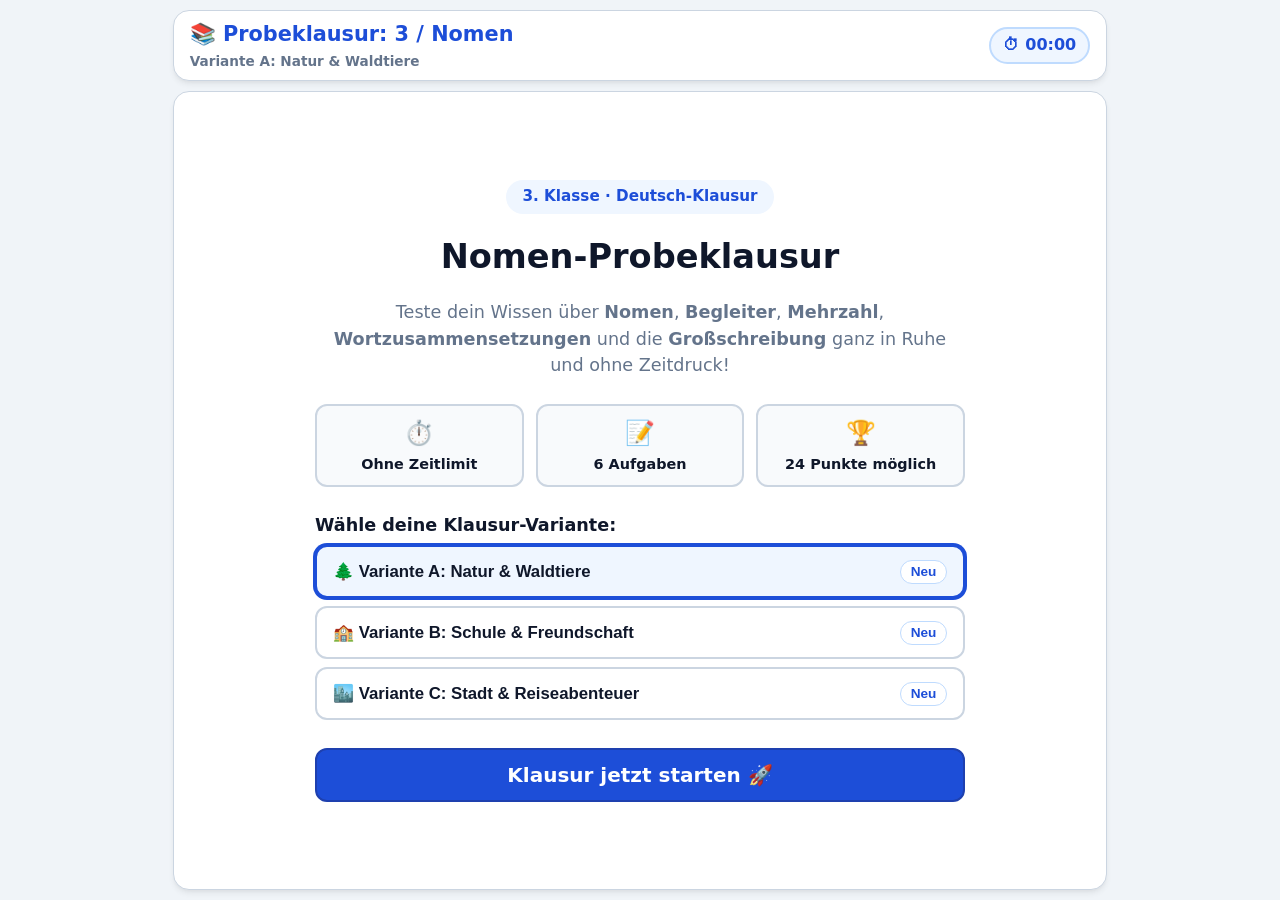
<file: projekte/probeklausuren-deutsch/klasse-3-nomen/index.html>
<!doctype html>
<html lang="de">
<head>
  <meta charset="utf-8">
  <meta name="viewport" content="width=device-width, initial-scale=1, viewport-fit=cover">
  <title>Probeklausuren Deutsch – 3 / Nomen</title>
  <style>
    :root {
      --bg: #f0f4f8;
      --card-bg: #ffffff;
      --ink: #0f172a;
      --ink-muted: #64748b;
      --primary: #1d4ed8;
      --primary-hover: #1e40af;
      --primary-soft: #eff6ff;
      --nomen: #1d4ed8;
      --nomen-soft: #dbeafe;
      --good: #16a34a;
      --good-soft: #dcfce7;
      --bad: #e11d48;
      --bad-soft: #ffe4e6;
      --line: #cbd5e1;
      --radius: 1rem;
      --shadow: 0 4px 6px -1px rgba(0,0,0,0.07), 0 2px 4px -2px rgba(0,0,0,0.05);
    }

    * {
      box-sizing: border-box;
      -webkit-tap-highlight-color: transparent;
    }

    [hidden] {
      display: none !important;
    }

    html, body {
      height: 100%;
      margin: 0;
      padding: 0;
    }

    body {
      font-family: system-ui, -apple-system, BlinkMacSystemFont, "Segoe UI", Roboto, "Helvetica Neue", Arial, sans-serif;
      color: var(--ink);
      background-color: var(--bg);
      overflow: hidden;
      touch-action: manipulation;
      user-select: none;
      -webkit-user-select: none;
      line-height: 1.4;
    }

    .app-shell {
      height: 100vh;
      height: 100dvh;
      width: 100%;
      max-width: 960px;
      margin: 0 auto;
      display: flex;
      flex-direction: column;
      padding: max(0.6rem, env(safe-area-inset-top))
               max(0.8rem, env(safe-area-inset-right))
               max(0.6rem, env(safe-area-inset-bottom))
               max(0.8rem, env(safe-area-inset-left));
      gap: 0.6rem;
      overflow: hidden;
    }

    /* Header */
    header {
      background: var(--card-bg);
      border-radius: var(--radius);
      padding: 0.6rem 1rem;
      display: flex;
      align-items: center;
      justify-content: space-between;
      gap: 0.8rem;
      box-shadow: var(--shadow);
      border: 1px solid var(--line);
      flex-shrink: 0;
    }

    .header-info {
      display: flex;
      flex-direction: column;
      gap: 0.15rem;
    }

    .header-title {
      font-size: clamp(1rem, 1.4vw + 0.6rem, 1.3rem);
      font-weight: 800;
      color: var(--primary);
      display: flex;
      align-items: center;
      gap: 0.5rem;
    }

    .header-sub {
      font-size: 0.85rem;
      font-weight: 600;
      color: var(--ink-muted);
    }

    .timer-badge {
      display: flex;
      align-items: center;
      gap: 0.4rem;
      background: var(--primary-soft);
      color: var(--primary);
      border: 2px solid #bfdbfe;
      padding: 0.35rem 0.75rem;
      border-radius: 9999px;
      font-weight: 700;
      font-size: 1rem;
      flex-shrink: 0;
    }

    /* Task Navigation Tabs */
    .task-nav {
      display: flex;
      align-items: center;
      justify-content: space-between;
      gap: 0.4rem;
      background: var(--card-bg);
      border-radius: var(--radius);
      padding: 0.45rem 0.6rem;
      box-shadow: var(--shadow);
      border: 1px solid var(--line);
      flex-shrink: 0;
      overflow-x: auto;
    }

    .task-tabs {
      display: flex;
      gap: 0.35rem;
      flex: 1;
      justify-content: center;
    }

    .task-tab-btn {
      min-width: 44px;
      height: 44px;
      border-radius: 0.75rem;
      border: 2px solid var(--line);
      background: #f8fafc;
      color: var(--ink-muted);
      font-weight: 700;
      font-size: 1rem;
      cursor: pointer;
      display: flex;
      align-items: center;
      justify-content: center;
      transition: all 0.15s ease;
      position: relative;
    }

    .task-tab-btn.active {
      background: var(--primary);
      color: #ffffff;
      border-color: var(--primary);
      transform: translateY(-2px);
      box-shadow: 0 4px 6px -1px rgba(29, 78, 216, 0.3);
    }

    .task-tab-btn.completed:not(.active) {
      background: var(--good-soft);
      color: var(--good);
      border-color: #86efac;
    }

    .task-tab-btn .badge-done {
      position: absolute;
      top: -3px;
      right: -3px;
      width: 14px;
      height: 14px;
      background: var(--good);
      border-radius: 50%;
      border: 2px solid #fff;
    }

    /* Main Area */
    main {
      flex: 1;
      background: var(--card-bg);
      border-radius: var(--radius);
      padding: 1rem;
      box-shadow: var(--shadow);
      border: 1px solid var(--line);
      overflow-y: auto;
      display: flex;
      flex-direction: column;
      position: relative;
    }

    .screen {
      display: flex;
      flex-direction: column;
      height: 100%;
      gap: 1rem;
    }

    .screen[hidden] {
      display: none;
    }

    /* Footer Navigation */
    footer {
      background: var(--card-bg);
      border-radius: var(--radius);
      padding: 0.6rem 1rem;
      display: flex;
      align-items: center;
      justify-content: space-between;
      gap: 0.6rem;
      box-shadow: var(--shadow);
      border: 1px solid var(--line);
      flex-shrink: 0;
    }

    .btn {
      font-family: inherit;
      font-weight: 700;
      font-size: 1.05rem;
      min-height: 48px;
      padding: 0.55rem 1.2rem;
      border-radius: 0.75rem;
      border: 0;
      cursor: pointer;
      display: inline-flex;
      align-items: center;
      justify-content: center;
      gap: 0.5rem;
      transition: all 0.1s ease;
      text-decoration: none;
    }

    .btn:active:not(:disabled) {
      transform: translateY(2px);
    }

    .btn:disabled {
      opacity: 0.4;
      cursor: not-allowed;
    }

    .btn-secondary {
      background: #f1f5f9;
      color: var(--ink);
      border: 2px solid var(--line);
    }

    .btn-primary {
      background: var(--primary);
      color: #ffffff;
      border: 2px solid var(--primary-hover);
    }

    .btn-success {
      background: var(--good);
      color: #ffffff;
      border: 2px solid #15803d;
    }

    /* Start Screen */
    .start-container {
      max-width: 650px;
      margin: auto;
      text-align: center;
      display: flex;
      flex-direction: column;
      gap: 1.2rem;
      padding: 1rem 0;
    }

    .hero-badge {
      display: inline-block;
      align-self: center;
      background: var(--primary-soft);
      color: var(--primary);
      font-weight: 800;
      padding: 0.4rem 1rem;
      border-radius: 9999px;
      font-size: 0.95rem;
    }

    .start-title {
      font-size: clamp(1.5rem, 2.5vw + 0.8rem, 2.1rem);
      font-weight: 900;
      color: var(--ink);
      margin: 0;
    }

    .start-desc {
      font-size: 1.1rem;
      color: var(--ink-muted);
      line-height: 1.5;
      margin: 0;
    }

    .info-boxes {
      display: grid;
      grid-template-columns: repeat(3, 1fr);
      gap: 0.75rem;
      margin: 0.4rem 0;
    }

    .info-box {
      background: #f8fafc;
      border: 2px solid var(--line);
      border-radius: 0.75rem;
      padding: 0.7rem 0.5rem;
    }

    .info-box-icon {
      font-size: 1.5rem;
      margin-bottom: 0.2rem;
    }

    .info-box-text {
      font-size: 0.9rem;
      font-weight: 700;
      color: var(--ink);
    }

    .variant-picker-title {
      font-weight: 800;
      font-size: 1.1rem;
      margin-bottom: 0.5rem;
      text-align: left;
    }

    .variant-options {
      display: flex;
      flex-direction: column;
      gap: 0.5rem;
    }

    .variant-btn {
      display: flex;
      align-items: center;
      justify-content: space-between;
      background: #ffffff;
      border: 2px solid var(--line);
      border-radius: 0.75rem;
      padding: 0.8rem 1rem;
      cursor: pointer;
      text-align: left;
      font-size: 1.05rem;
      font-weight: 700;
      color: var(--ink);
      transition: all 0.15s ease;
    }

    .variant-btn:hover, .variant-btn.selected {
      border-color: var(--primary);
      background: var(--primary-soft);
    }

    .variant-btn.selected {
      box-shadow: 0 0 0 2px var(--primary);
    }

    .variant-tag {
      font-size: 0.85rem;
      font-weight: 600;
      color: var(--primary);
      background: #ffffff;
      padding: 0.2rem 0.6rem;
      border-radius: 9999px;
      border: 1px solid #bfdbfe;
    }

    /* Task Header */
    .task-header {
      border-bottom: 2px solid #f1f5f9;
      padding-bottom: 0.6rem;
      display: flex;
      justify-content: space-between;
      align-items: baseline;
      gap: 0.5rem;
      flex-shrink: 0;
    }

    .task-title {
      font-size: 1.25rem;
      font-weight: 800;
      color: var(--ink);
      margin: 0;
    }

    .task-points {
      font-size: 0.95rem;
      font-weight: 700;
      color: var(--primary);
      background: var(--primary-soft);
      padding: 0.2rem 0.6rem;
      border-radius: 9999px;
      white-space: nowrap;
    }

    .task-prompt {
      font-size: 1.15rem;
      color: var(--ink);
      font-weight: 600;
      margin: 0.4rem 0 0.8rem 0;
      line-height: 1.4;
    }

    /* Task 1: Großschreib-Detektiv */
    .sentence-box {
      background: #f8fafc;
      border: 2px dashed var(--line);
      border-radius: 0.85rem;
      padding: 1.2rem;
      font-size: 1.35rem;
      display: flex;
      flex-wrap: wrap;
      gap: 0.5rem 0.6rem;
      align-items: center;
      line-height: 1.8;
      margin: 0.8rem 0;
    }

    .word-chip {
      background: #ffffff;
      border: 2px solid var(--line);
      border-radius: 0.5rem;
      padding: 0.35rem 0.75rem;
      font-weight: 700;
      cursor: pointer;
      transition: all 0.12s ease;
      display: inline-block;
    }

    .word-chip:hover {
      border-color: var(--primary);
    }

    .word-chip.selected {
      background: var(--primary-soft);
      border-color: var(--primary);
      color: var(--primary);
      transform: translateY(-2px);
      box-shadow: 0 2px 4px rgba(29, 78, 216, 0.2);
    }

    /* Task 2: Artikel & Geschlecht */
    .gender-grid {
      display: flex;
      flex-direction: column;
      gap: 0.85rem;
    }

    .gender-card {
      background: #f8fafc;
      border: 2px solid var(--line);
      border-radius: 0.85rem;
      padding: 0.85rem 1rem;
      display: flex;
      flex-direction: column;
      gap: 0.6rem;
    }

    .gender-word-title {
      font-size: 1.25rem;
      font-weight: 800;
      color: var(--ink);
      display: flex;
      align-items: center;
      gap: 0.5rem;
    }

    .gender-row {
      display: flex;
      flex-direction: column;
      gap: 0.4rem;
    }

    .gender-row-label {
      font-size: 0.85rem;
      font-weight: 700;
      color: var(--ink-muted);
      text-transform: uppercase;
      letter-spacing: 0.05em;
    }

    .gender-buttons {
      display: flex;
      flex-wrap: wrap;
      gap: 0.4rem;
    }

    .choice-btn {
      flex: 1;
      min-width: 90px;
      min-height: 44px;
      padding: 0.4rem 0.8rem;
      background: #ffffff;
      border: 2px solid var(--line);
      border-radius: 0.6rem;
      font-size: 0.95rem;
      font-weight: 700;
      color: var(--ink);
      cursor: pointer;
      text-align: center;
      transition: all 0.1s ease;
      display: flex;
      align-items: center;
      justify-content: center;
    }

    .choice-btn:hover {
      border-color: var(--primary);
    }

    .choice-btn.selected {
      background: var(--primary-soft);
      border-color: var(--primary);
      color: var(--primary);
      box-shadow: 0 0 0 2px #bfdbfe;
    }

    /* Subtasks Lists (Task 3, 4, 5, 6) */
    .subtasks-list {
      display: flex;
      flex-direction: column;
      gap: 1rem;
    }

    .subtask-card {
      background: #f8fafc;
      border: 2px solid #e2e8f0;
      border-radius: 0.85rem;
      padding: 0.9rem 1rem;
    }

    .subtask-q {
      font-size: 1.15rem;
      font-weight: 700;
      margin-bottom: 0.6rem;
      color: var(--ink);
      line-height: 1.4;
    }

    .options-row {
      display: flex;
      flex-direction: column;
      gap: 0.5rem;
    }

    .option-btn {
      width: 100%;
      min-height: 48px;
      padding: 0.6rem 1rem;
      background: #ffffff;
      border: 2px solid var(--line);
      border-radius: 0.65rem;
      font-size: 1.05rem;
      font-weight: 700;
      color: var(--ink);
      cursor: pointer;
      text-align: left;
      transition: all 0.12s ease;
      display: flex;
      align-items: center;
    }

    .option-btn:hover {
      border-color: var(--primary);
    }

    .option-btn.selected {
      background: var(--primary-soft);
      border-color: var(--primary);
      color: var(--primary);
      box-shadow: 0 0 0 2px #bfdbfe;
    }

    /* Results Screen */
    .results-container {
      max-width: 600px;
      margin: auto;
      text-align: center;
      display: flex;
      flex-direction: column;
      gap: 1.2rem;
      padding: 1rem 0;
    }

    .score-circle {
      width: 120px;
      height: 120px;
      border-radius: 50%;
      background: linear-gradient(135deg, #1d4ed8, #2563eb);
      color: #ffffff;
      display: flex;
      flex-direction: column;
      align-items: center;
      justify-content: center;
      margin: 0 auto;
      box-shadow: 0 8px 16px -4px rgba(29, 78, 216, 0.4);
    }

    .score-num {
      font-size: 2.2rem;
      font-weight: 900;
      line-height: 1;
    }

    .score-max {
      font-size: 0.85rem;
      opacity: 0.9;
    }

    .stars {
      font-size: 2.2rem;
      letter-spacing: 0.3rem;
    }

    .result-feedback {
      font-size: 1.25rem;
      font-weight: 800;
      color: var(--ink);
      margin: 0;
    }

    .result-breakdown {
      display: flex;
      flex-direction: column;
      gap: 0.4rem;
      text-align: left;
      background: #f8fafc;
      border: 2px solid var(--line);
      border-radius: 0.85rem;
      padding: 0.8rem 1rem;
    }

    .breakdown-row {
      display: flex;
      justify-content: space-between;
      align-items: center;
      font-size: 0.95rem;
      font-weight: 600;
      padding: 0.25rem 0;
      border-bottom: 1px solid #e2e8f0;
    }

    .breakdown-row:last-child {
      border-bottom: 0;
    }

    .review-solution-box {
      margin-top: 0.6rem;
      background: #f0fdf4;
      border: 1px solid #bbf7d0;
      padding: 0.7rem 0.9rem;
      border-radius: 0.6rem;
      font-size: 0.95rem;
      color: #166534;
      text-align: left;
      line-height: 1.5;
    }

    /* Modal / Alert */
    .modal-backdrop {
      position: fixed;
      inset: 0;
      background: rgba(15, 23, 42, 0.5);
      display: flex;
      align-items: center;
      justify-content: center;
      padding: 1rem;
      z-index: 100;
    }

    .modal-backdrop[hidden] {
      display: none !important;
    }

    .modal-box {
      background: #ffffff;
      border-radius: 1rem;
      max-width: 440px;
      width: 100%;
      padding: 1.4rem;
      box-shadow: 0 20px 25px -5px rgba(0,0,0,0.2);
      text-align: center;
      display: flex;
      flex-direction: column;
      gap: 1rem;
    }

    .modal-actions {
      display: flex;
      gap: 0.6rem;
      justify-content: center;
    }

    @media (max-width: 600px) {
      .info-boxes {
        grid-template-columns: 1fr;
      }
      .choice-btn {
        min-width: 75px;
        font-size: 0.85rem;
        padding: 0.35rem 0.5rem;
      }
    }
  </style>
</head>
<body>
  <div class="app-shell">
    <!-- Header -->
    <header>
      <div class="header-info">
        <div class="header-title">
          <span>📚 Probeklausur: 3 / Nomen</span>
        </div>
        <div class="header-sub" id="headerVariantLabel">Variante A: Natur &amp; Waldtiere</div>
      </div>
      <div class="timer-badge" id="timerBadge" title="Vergangene Zeit">
        <span>⏱</span>
        <span id="timerText">00:00</span>
      </div>
    </header>

    <!-- Task Navigation (visible during exam & review) -->
    <nav class="task-nav" id="taskNav" hidden>
      <div class="task-tabs" id="taskTabs">
        <!-- Rendered by JS -->
      </div>
    </nav>

    <!-- Main Content Area -->
    <main>
      <!-- 1. Start Screen -->
      <section class="screen" id="startScreen">
        <div class="start-container">
          <div class="hero-badge">3. Klasse · Deutsch-Klausur</div>
          <h1 class="start-title">Nomen-Probeklausur</h1>
          <p class="start-desc">
            Teste dein Wissen über <strong>Nomen</strong>, <strong>Begleiter</strong>, <strong>Mehrzahl</strong>, <strong>Wortzusammensetzungen</strong> und die <strong>Großschreibung</strong> ganz in Ruhe und ohne Zeitdruck!
          </p>

          <div class="info-boxes">
            <div class="info-box">
              <div class="info-box-icon">⏱️</div>
              <div class="info-box-text">Ohne Zeitlimit</div>
            </div>
            <div class="info-box">
              <div class="info-box-icon">📝</div>
              <div class="info-box-text">6 Aufgaben</div>
            </div>
            <div class="info-box">
              <div class="info-box-icon">🏆</div>
              <div class="info-box-text">24 Punkte möglich</div>
            </div>
          </div>

          <div>
            <div class="variant-picker-title">Wähle deine Klausur-Variante:</div>
            <div class="variant-options">
              <button type="button" class="variant-btn selected" data-variant="A">
                <span>🌲 <strong>Variante A:</strong> Natur &amp; Waldtiere</span>
                <span class="variant-tag">Neu</span>
              </button>
              <button type="button" class="variant-btn" data-variant="B">
                <span>🏫 <strong>Variante B:</strong> Schule &amp; Freundschaft</span>
                <span class="variant-tag">Neu</span>
              </button>
              <button type="button" class="variant-btn" data-variant="C">
                <span>🏙️ <strong>Variante C:</strong> Stadt &amp; Reiseabenteuer</span>
                <span class="variant-tag">Neu</span>
              </button>
            </div>
          </div>

          <div style="margin-top: 0.5rem;">
            <button type="button" class="btn btn-primary" id="btnStartExam" style="font-size: 1.25rem; width: 100%; min-height: 54px;">
              Klausur jetzt starten 🚀
            </button>
          </div>
        </div>
      </section>

      <!-- 2. Exam Screen (Questions) -->
      <section class="screen" id="examScreen" hidden>
        <div class="task-header">
          <h2 class="task-title" id="taskTitle">Aufgabe 1: Großschreib-Detektiv</h2>
          <span class="task-points" id="taskPoints">4 Punkte</span>
        </div>

        <p class="task-prompt" id="taskPrompt">Lies die Aufgabe aufmerksam durch:</p>

        <div id="taskBody" style="flex: 1; overflow-y: auto;">
          <!-- Active task contents rendered dynamically -->
        </div>
      </section>

      <!-- 3. Results Screen -->
      <section class="screen" id="resultsScreen" hidden>
        <div class="results-container">
          <div class="hero-badge" id="resultBadge">Klausur beendet</div>
          <div class="score-circle">
            <span class="score-num" id="scoreNum">24</span>
            <span class="score-max">/ 24 Punkte</span>
          </div>
          <div class="stars" id="starRating">⭐⭐⭐</div>
          <h2 class="result-feedback" id="feedbackText">Großartige Leistung!</h2>

          <div class="result-breakdown" id="resultBreakdown">
            <!-- Breakdown per task rendered here -->
          </div>

          <div style="display: flex; gap: 0.6rem; justify-content: center; flex-wrap: wrap;">
            <button type="button" class="btn btn-primary" id="btnReviewSolutions">
              🔍 Lösungen im Detail ansehen
            </button>
            <button type="button" class="btn btn-secondary" id="btnRestart">
              🔄 Neue Klausur starten
            </button>
          </div>
        </div>
      </section>
    </main>

    <!-- Footer Navigation (visible during exam & review) -->
    <footer id="appFooter" hidden>
      <button type="button" class="btn btn-secondary" id="btnPrev">
        ⬅ Zurück
      </button>

      <span id="footerStatus" style="font-size: 0.95rem; font-weight: 700; color: var(--ink-muted);">
        Aufgabe 1 von 6
      </span>

      <button type="button" class="btn btn-primary" id="btnNext">
        Weiter ➡
      </button>

      <button type="button" class="btn btn-success" id="btnFinish" style="display: none;">
        Klausur abgeben 📝
      </button>
    </footer>
  </div>

  <!-- Confirmation Modal -->
  <div class="modal-backdrop" id="confirmModal" hidden>
    <div class="modal-box">
      <div style="font-size: 2.5rem;">📝</div>
      <h3 style="margin: 0; font-size: 1.3rem;">Möchtest du wirklich abgeben?</h3>
      <p id="modalMsg" style="margin: 0; color: var(--ink-muted); font-size: 1rem;">
        Du hast alle Aufgaben bearbeitet.
      </p>
      <div class="modal-actions">
        <button type="button" class="btn btn-secondary" id="modalBtnCancel">Noch mal prüfen</button>
        <button type="button" class="btn btn-success" id="modalBtnConfirm">Ja, abgeben!</button>
      </div>
    </div>
  </div>

  <script>
    /* =====================================================================
       KLAUSUR-DATEN: 3 Varianten zum Thema NOMEN (3. Klasse)
       ===================================================================== */
    const VARIANTS = {
      A: {
        name: "Variante A: Natur & Waldtiere",
        tasks: [
          {
            type: "sentence_caps",
            title: "Aufgabe 1: Der Großschreib-Detektiv",
            prompt: "In diesem Satz wurden alle Wörter kleingeschrieben. Klicke alle Wörter an, die <strong>großgeschrieben</strong> werden müssen (Nomen und Satzanfang):",
            sentence: ["im", "dichten", "wald", "klettert", "das", "flinke", "eichhörnchen", "auf", "eine", "hohe", "tanne."],
            correctIndices: [0, 2, 6, 10], // im (Satzanfang), wald, eichhörnchen, tanne
            explanation: "„Im“ steht am Satzanfang und muss großgeschrieben werden. „Wald“, „Eichhörnchen“ und „Tanne“ sind Nomen (Pflanzen, Tiere und Dinge) und haben einen Begleiter davor."
          },
          {
            type: "article_gender",
            title: "Aufgabe 2: Begleiter & grammatisches Geschlecht",
            prompt: "Wähle für jedes Nomen den passenden Begleiter (der, die, das) und das richtige Geschlecht (männlich, weiblich, sächlich):",
            words: [
              { word: "Fuchs", correctArticle: "der", correctGender: "männlich" },
              { word: "Eule", correctArticle: "die", correctGender: "weiblich" },
              { word: "Reh", correctArticle: "das", correctGender: "sächlich" },
              { word: "Moos", correctArticle: "das", correctGender: "sächlich" }
            ],
            explanation: "Es heißt: der Fuchs (männlich / Maskulinum), die Eule (weiblich / Femininum), das Reh (sächlich / Neutrum) und das Moos (sächlich / Neutrum)."
          },
          {
            type: "subtasks",
            title: "Aufgabe 3: Einzahl & Mehrzahl (Singular & Plural)",
            prompt: "Finde die richtige Mehrzahlform mit Umlautwechsel:",
            items: [
              {
                q: "1. Wie lautet die richtige Mehrzahl zu „der Baum“?",
                options: ["die Baumer", "die Bäume", "die Bäumen"],
                correct: "die Bäume",
                explanation: "Bei der Mehrzahl verändert sich der Vokal zu einem Umlaut: der Baum &rarr; die Bäume."
              },
              {
                q: "2. Welches Paar aus Einzahl und Mehrzahl ist RICHTIG geschrieben?",
                options: ["der Vogel – die Vögel", "der Vogel – die Vogeln", "das Vogel – die Vögel"],
                correct: "der Vogel – die Vögel",
                explanation: "Richtig ist: der Vogel (Einzahl) – die Vögel (Mehrzahl mit Umlaut ö)."
              }
            ]
          },
          {
            type: "subtasks",
            title: "Aufgabe 4: Zusammengesetzte Nomen",
            prompt: "Untersuche die Wortbausteine und bestimme den richtigen Begleiter:",
            items: [
              {
                q: "1. Aus welchen zwei Wörtern besteht das Nomen „Waldameise“?",
                options: ["Wald + Ameise", "Wal + Dameise", "Wald + Meise"],
                correct: "Wald + Ameise",
                explanation: "„Waldameise“ setzt sich aus dem Nomen „Wald“ und dem Nomen „Ameise“ zusammen."
              },
              {
                q: "2. Welcher Begleiter gehört vor „Futterplatz“? (das Futter + der Platz)",
                options: ["der Futterplatz", "das Futterplatz", "die Futterplatz"],
                correct: "der Futterplatz",
                explanation: "Merke: Immer das HINTERE Wort (das Grundwort) bestimmt den Begleiter! Da es „der Platz“ heißt, heißt es auch „der Futterplatz“."
              }
            ]
          },
          {
            type: "subtasks",
            title: "Aufgabe 5: Nomen bilden aus anderen Wörtern",
            prompt: "Aus Adjektiven und Verben lassen sich mit Nachsilben neue Nomen zaubern:",
            items: [
              {
                q: "1. Welches Nomen entsteht aus dem Wort „krank“ mit einer typischen Nomen-Endung?",
                options: ["die Krankheit", "die Krankung", "das Kranknis"],
                correct: "die Krankheit",
                explanation: "Aus dem Adjektiv „krank“ wird mit der Nomen-Nachsilbe -heit das Nomen „die Krankheit“ (großgeschrieben!)."
              },
              {
                q: "2. Welches Nomen entsteht aus dem Adjektiv „wild“ mit der Nachsilbe -nis?",
                options: ["die Wildnis", "die Wildung", "das Wildheit"],
                correct: "die Wildnis",
                explanation: "Aus „wild“ entsteht mit der Endung -nis das Nomen „die Wildnis“."
              }
            ]
          },
          {
            type: "subtasks",
            title: "Aufgabe 6: Nomen-Signale & Versteckte Begleiter",
            prompt: "Finde das Signalwort und wähle die richtige Nomen-Probe:",
            items: [
              {
                q: "1. In welchem Satz steckt ein versteckter Begleiter vor einem großgeschriebenen Nomen?",
                options: [
                  "Beim Klettern muss das Eichhörnchen vorsichtig sein.",
                  "Das Eichhörnchen klettert sehr flink.",
                  "Immer wieder hüpft es von Ast zu Ast."
                ],
                correct: "Beim Klettern muss das Eichhörnchen vorsichtig sein.",
                explanation: "„Beim“ ist ein versteckter Begleiter (beim = bei dem). Deshalb wird das Tunwort „Klettern“ hier zu einem Nomen und großgeschrieben!"
              },
              {
                q: "2. Welche Nomen-Probe hilft dir schnell zu prüfen, ob ein Wort ein Nomen ist?",
                options: [
                  "Die Begleiterprobe: Man kann der, die oder das davor setzen.",
                  "Die Silbenprobe: Das Wort muss genau drei Silben haben.",
                  "Die Reimprobe: Es muss sich auf Katze reimen."
                ],
                correct: "Die Begleiterprobe: Man kann der, die oder das davor setzen.",
                explanation: "Die Begleiterprobe ist der beste Test: Passt „der“, „die“ oder „das“ davor, handelt es sich um ein Nomen!"
              }
            ]
          }
        ]
      },

      B: {
        name: "Variante B: Schule & Freundschaft",
        tasks: [
          {
            type: "sentence_caps",
            title: "Aufgabe 1: Der Großschreib-Detektiv",
            prompt: "In diesem Satz wurden alle Wörter kleingeschrieben. Klicke alle Wörter an, die <strong>großgeschrieben</strong> werden müssen (Nomen und Satzanfang):",
            sentence: ["in", "der", "großen", "pause", "spielen", "die", "fröhlichen", "kinder", "auf", "dem", "schulhof."],
            correctIndices: [0, 3, 7, 10], // in (Satzanfang), pause, kinder, schulhof
            explanation: "„In“ steht am Satzanfang. „Pause“, „Kinder“ und „Schulhof“ sind Nomen (Dinge, Menschen, Orte) mit Begleitern davor."
          },
          {
            type: "article_gender",
            title: "Aufgabe 2: Begleiter & grammatisches Geschlecht",
            prompt: "Wähle für jedes Nomen den passenden Begleiter (der, die, das) und das richtige Geschlecht (männlich, weiblich, sächlich):",
            words: [
              { word: "Tisch", correctArticle: "der", correctGender: "männlich" },
              { word: "Schultasche", correctArticle: "die", correctGender: "weiblich" },
              { word: "Lineal", correctArticle: "das", correctGender: "sächlich" },
              { word: "Heft", correctArticle: "das", correctGender: "sächlich" }
            ],
            explanation: "Es heißt: der Tisch (männlich), die Schultasche (weiblich), das Lineal (sächlich) und das Heft (sächlich)."
          },
          {
            type: "subtasks",
            title: "Aufgabe 3: Einzahl & Mehrzahl (Singular & Plural)",
            prompt: "Finde die richtige Mehrzahlform mit Umlautwechsel:",
            items: [
              {
                q: "1. Wie lautet die richtige Mehrzahl zu „das Buch“?",
                options: ["die Buche", "die Bücher", "die Büchern"],
                correct: "die Bücher",
                explanation: "Das Buch verändert in der Mehrzahl seinen Stammvokal zum Umlaut ü: die Bücher."
              },
              {
                q: "2. Welches Paar aus Einzahl und Mehrzahl ist RICHTIG geschrieben?",
                options: ["die Hand – die Hände", "die Hand – die Hande", "der Hand – die Hände"],
                correct: "die Hand – die Hände",
                explanation: "Richtig ist: die Hand &rarr; die Hände (mit Umlaut ä)."
              }
            ]
          },
          {
            type: "subtasks",
            title: "Aufgabe 4: Zusammengesetzte Nomen",
            prompt: "Untersuche die Wortbausteine und bestimme den richtigen Begleiter:",
            items: [
              {
                q: "1. Aus welchen zwei Wörtern besteht das Nomen „Pausenhof“?",
                options: ["Pause + Hof", "Pausen + Ofen", "Pauke + Hof"],
                correct: "Pause + Hof",
                explanation: "„Pausenhof“ setzt sich aus „Pause“ und „Hof“ zusammen."
              },
              {
                q: "2. Welcher Begleiter gehört vor „Klassenzimmer“? (die Klasse + das Zimmer)",
                options: ["das Klassenzimmer", "die Klassenzimmer", "der Klassenzimmer"],
                correct: "das Klassenzimmer",
                explanation: "Das hintere Grundwort „das Zimmer“ entscheidet über den Begleiter: das Klassenzimmer."
              }
            ]
          },
          {
            type: "subtasks",
            title: "Aufgabe 5: Nomen bilden aus anderen Wörtern",
            prompt: "Aus Adjektiven und Verben lassen sich mit Nachsilben neue Nomen zaubern:",
            items: [
              {
                q: "1. Welches Nomen entsteht aus dem Wort „freundlich“ mit einer passenden Nachsilbe?",
                options: ["die Freundlichkeit", "die Freundlichung", "das Freundlichnis"],
                correct: "die Freundlichkeit",
                explanation: "Aus dem Wiewort „freundlich“ entsteht mit der Endung -keit das Nomen „die Freundlichkeit“."
              },
              {
                q: "2. Welches Nomen entsteht aus dem Verb „zeichnen“ mit der Nachsilbe -ung?",
                options: ["die Zeichnung", "das Zeichnis", "die Zeichenheit"],
                correct: "die Zeichnung",
                explanation: "Aus dem Tunwort „zeichnen“ wird mit der Endung -ung das Nomen „die Zeichnung“."
              }
            ]
          },
          {
            type: "subtasks",
            title: "Aufgabe 6: Nomen-Signale & Versteckte Begleiter",
            prompt: "Finde das Signalwort und wähle die richtige Nomen-Probe:",
            items: [
              {
                q: "1. In welchem Satz hat sich ein Nomen hinter einem versteckten Begleiter versteckt?",
                options: [
                  "Zum Rechnen benutzen wir bunte Holzstäbe.",
                  "Wir rechnen heute sehr schnell im Kopf.",
                  "Zehn Stäbe liegen ordentlich auf dem Tisch."
                ],
                correct: "Zum Rechnen benutzen wir bunte Holzstäbe.",
                explanation: "„Zum“ ist die Abkürzung für „zu dem“. Durch diesen versteckten Begleiter wird „Rechnen“ zum Nomen!"
              },
              {
                q: "2. Wie funktioniert die Adjektivprobe (Wiewortprobe)?",
                options: [
                  "Man setzt ein passendes Wiewort zwischen Begleiter und Nomen (z. B. das BLAUE Heft).",
                  "Man liest das Wort rückwärts vor.",
                  "Man ersetzt das Nomen durch ein Verb."
                ],
                correct: "Man setzt ein passendes Wiewort zwischen Begleiter und Nomen (z. B. das BLAUE Heft).",
                explanation: "Wenn man ein Wiewort (Adjektiv) problemlos zwischen Begleiter und Wort setzen kann (z. B. das SCHLAUE Kind), ist es sicher ein Nomen."
              }
            ]
          }
        ]
      },

      C: {
        name: "Variante C: Stadt & Reiseabenteuer",
        tasks: [
          {
            type: "sentence_caps",
            title: "Aufgabe 1: Der Großschreib-Detektiv",
            prompt: "In diesem Satz wurden alle Wörter kleingeschrieben. Klicke alle Wörter an, die <strong>großgeschrieben</strong> werden müssen (Nomen und Satzanfang):",
            sentence: ["am", "frühen", "morgen", "fährt", "der", "schnelle", "zug", "in", "den", "großen", "bahnhof."],
            correctIndices: [0, 2, 6, 10], // am (Satzanfang), morgen (Nomen/Tageszeit), zug, bahnhof
            explanation: "„Am“ steht am Satzanfang. „Morgen“ (Tageszeit nach am = an dem), „Zug“ und „Bahnhof“ sind Nomen und müssen großgeschrieben werden."
          },
          {
            type: "article_gender",
            title: "Aufgabe 2: Begleiter & grammatisches Geschlecht",
            prompt: "Wähle für jedes Nomen den passenden Begleiter (der, die, das) und das richtige Geschlecht (männlich, weiblich, sächlich):",
            words: [
              { word: "Koffer", correctArticle: "der", correctGender: "männlich" },
              { word: "Fahrkarte", correctArticle: "die", correctGender: "weiblich" },
              { word: "Schiff", correctArticle: "das", correctGender: "sächlich" },
              { word: "Gleis", correctArticle: "das", correctGender: "sächlich" }
            ],
            explanation: "Es heißt: der Koffer (männlich), die Fahrkarte (weiblich), das Schiff (sächlich) und das Gleis (sächlich)."
          },
          {
            type: "subtasks",
            title: "Aufgabe 3: Einzahl & Mehrzahl (Singular & Plural)",
            prompt: "Finde die richtige Mehrzahlform mit Umlautwechsel:",
            items: [
              {
                q: "1. Wie lautet die richtige Mehrzahl zu „die Stadt“?",
                options: ["die Stadte", "die Städte", "die Städten"],
                correct: "die Städte",
                explanation: "Das Wort verändert sich in der Mehrzahl mit Umlaut ä: die Stadt &rarr; die Städte."
              },
              {
                q: "2. Welches Paar aus Einzahl und Mehrzahl ist RICHTIG geschrieben?",
                options: ["der Zug – die Züge", "der Zug – die Zuge", "das Zug – die Züge"],
                correct: "der Zug – die Züge",
                explanation: "Richtig ist: der Zug (Einzahl) – die Züge (Mehrzahl mit Umlaut ü)."
              }
            ]
          },
          {
            type: "subtasks",
            title: "Aufgabe 4: Zusammengesetzte Nomen",
            prompt: "Untersuche die Wortbausteine und bestimme den richtigen Begleiter:",
            items: [
              {
                q: "1. Aus welchen zwei Wörtern besteht das Nomen „Fahrradhelm“?",
                options: ["Fahrrad + Helm", "Fahrt + Radhelm", "Fahr + Radelm"],
                correct: "Fahrrad + Helm",
                explanation: "„Fahrradhelm“ besteht aus dem Nomen „Fahrrad“ und dem Nomen „Helm“."
              },
              {
                q: "2. Welcher Begleiter gehört vor „Reisebus“? (die Reise + der Bus)",
                options: ["der Reisebus", "die Reisebus", "das Reisebus"],
                correct: "der Reisebus",
                explanation: "Das hintere Grundwort „der Bus“ bestimmt den Begleiter: der Reisebus."
              }
            ]
          },
          {
            type: "subtasks",
            title: "Aufgabe 5: Nomen bilden aus anderen Wörtern",
            prompt: "Aus Adjektiven und Verben lassen sich mit Nachsilben neue Nomen zaubern:",
            items: [
              {
                q: "1. Welches Nomen entsteht aus dem Wort „finster“ mit der Nachsilbe -nis?",
                options: ["die Finsternis", "die Finsterheit", "das Finsterung"],
                correct: "die Finsternis",
                explanation: "Aus dem Wiewort „finster“ wird mit der Endung -nis das Nomen „die Finsternis“."
              },
              {
                q: "2. Welches Nomen entsteht aus dem Verb „wohnen“ mit der Nachsilbe -ung?",
                options: ["die Wohnung", "das Wohnnis", "die Wohnheit"],
                correct: "die Wohnung",
                explanation: "Aus dem Tunwort „wohnen“ entsteht mit der Endung -ung das Nomen „die Wohnung“."
              }
            ]
          },
          {
            type: "subtasks",
            title: "Aufgabe 6: Nomen-Signale & Versteckte Begleiter",
            prompt: "Finde das Signalwort und erkenne die Nomen-Merkmale:",
            items: [
              {
                q: "1. In welchem Satz hat sich ein Nomen mit einem versteckten Begleiter versteckt?",
                options: [
                  "Im Hotel packen die Reisenden ihre Koffer aus.",
                  "Schnell rennt der Schaffner über den Bahnsteig.",
                  "Heute reisen wir pünktlich ab."
                ],
                correct: "Im Hotel packen die Reisenden ihre Koffer aus.",
                explanation: "„Im“ ist ein versteckter Begleiter (im = in dem). Daher ist „Hotel“ ein Nomen und wird großgeschrieben."
              },
              {
                q: "2. Woran erkennst du sicher, dass „Freundschaft“ ein Nomen ist?",
                options: [
                  "An der Nomen-Endung -schaft und man kann den Begleiter „die“ davorsetzen.",
                  "Weil das Wort mit einem F beginnt.",
                  "Weil es ein Tunwort in der Vergangenheit ist."
                ],
                correct: "An der Nomen-Endung -schaft und man kann den Begleiter „die“ davorsetzen.",
                explanation: "Wörter mit Endungen wie -schaft, -heit, -keit oder -ung sind immer Nomen und haben einen Begleiter (die Freundschaft)!"
              }
            ]
          }
        ]
      }
    };

    /* =====================================================================
       APP STATUS & STATE
       ===================================================================== */
    let currentVariantKey = "A";
    let currentTaskIndex = 0; // 0 to 5
    let examActive = false;
    let reviewMode = false;
    let timerSeconds = 0;
    let timerInterval = null;

    // Speichert Antworten des Schülers: taskIndex -> answer data
    let userAnswers = {};

    /* DOM Referenzen */
    const startScreen = document.getElementById("startScreen");
    const examScreen = document.getElementById("examScreen");
    const resultsScreen = document.getElementById("resultsScreen");
    const taskNav = document.getElementById("taskNav");
    const taskTabs = document.getElementById("taskTabs");
    const appFooter = document.getElementById("appFooter");
    const headerVariantLabel = document.getElementById("headerVariantLabel");
    const timerBadge = document.getElementById("timerBadge");
    const timerText = document.getElementById("timerText");

    const taskTitle = document.getElementById("taskTitle");
    const taskPoints = document.getElementById("taskPoints");
    const taskPrompt = document.getElementById("taskPrompt");
    const taskBody = document.getElementById("taskBody");

    const btnPrev = document.getElementById("btnPrev");
    const btnNext = document.getElementById("btnNext");
    const btnFinish = document.getElementById("btnFinish");
    const footerStatus = document.getElementById("footerStatus");

    const confirmModal = document.getElementById("confirmModal");
    const modalMsg = document.getElementById("modalMsg");
    const modalBtnCancel = document.getElementById("modalBtnCancel");
    const modalBtnConfirm = document.getElementById("modalBtnConfirm");

    /* =====================================================================
       INITIALISIERUNG & EVENT LISTENERS
       ===================================================================== */
    function init() {
      // Variantenauswahl auf dem Startbildschirm
      document.querySelectorAll(".variant-btn").forEach(btn => {
        btn.addEventListener("click", () => {
          document.querySelectorAll(".variant-btn").forEach(b => b.classList.remove("selected"));
          btn.classList.add("selected");
          currentVariantKey = btn.dataset.variant;
          headerVariantLabel.textContent = VARIANTS[currentVariantKey].name;
        });
      });

      document.getElementById("btnStartExam").addEventListener("click", startExam);
      document.getElementById("btnRestart").addEventListener("click", resetToStart);
      document.getElementById("btnReviewSolutions").addEventListener("click", startReviewMode);

      btnPrev.addEventListener("click", () => switchTask(currentTaskIndex - 1));
      btnNext.addEventListener("click", () => switchTask(currentTaskIndex + 1));
      btnFinish.addEventListener("click", promptFinishExam);

      modalBtnCancel.addEventListener("click", () => confirmModal.hidden = true);
      modalBtnConfirm.addEventListener("click", () => {
        confirmModal.hidden = true;
        finishExam();
      });
    }

    function startExam() {
      examActive = true;
      reviewMode = false;
      currentTaskIndex = 0;
      userAnswers = {};
      timerSeconds = 0;

      startScreen.hidden = true;
      resultsScreen.hidden = true;
      examScreen.hidden = false;
      taskNav.hidden = false;
      appFooter.hidden = false;

      headerVariantLabel.textContent = VARIANTS[currentVariantKey].name;

      renderTaskTabs();
      renderCurrentTask();
      startTimer();
    }

    function resetToStart() {
      clearInterval(timerInterval);
      examActive = false;
      reviewMode = false;
      timerSeconds = 0;
      timerText.textContent = "00:00";

      startScreen.hidden = false;
      examScreen.hidden = true;
      resultsScreen.hidden = true;
      taskNav.hidden = true;
      appFooter.hidden = true;
    }

    /* =====================================================================
       TIMER LOGIK (Stoppuhr ohne Zeitlimit)
       ===================================================================== */
    function startTimer() {
      clearInterval(timerInterval);
      timerSeconds = 0;
      updateTimerDisplay();
      timerInterval = setInterval(() => {
        timerSeconds++;
        updateTimerDisplay();
      }, 1000);
    }

    function updateTimerDisplay() {
      const mins = Math.floor(timerSeconds / 60);
      const secs = timerSeconds % 60;
      timerText.textContent = `${mins.toString().padStart(2, "0")}:${secs.toString().padStart(2, "0")}`;
    }

    /* =====================================================================
       NAVIGATION & TABS
       ===================================================================== */
    function renderTaskTabs() {
      taskTabs.innerHTML = "";
      const tasks = VARIANTS[currentVariantKey].tasks;
      tasks.forEach((task, idx) => {
        const btn = document.createElement("button");
        btn.type = "button";
        btn.className = "task-tab-btn";
        btn.textContent = (idx + 1).toString();
        if (idx === currentTaskIndex) btn.classList.add("active");

        if (isTaskCompleted(idx)) {
          btn.classList.add("completed");
          const dot = document.createElement("span");
          dot.className = "badge-done";
          btn.appendChild(dot);
        }

        btn.addEventListener("click", () => switchTask(idx));
        taskTabs.appendChild(btn);
      });
    }

    function isTaskCompleted(idx) {
      const task = VARIANTS[currentVariantKey].tasks[idx];
      const ans = userAnswers[idx];
      if (!ans) return false;

      if (task.type === "sentence_caps") {
        return Array.isArray(ans) && ans.length > 0;
      } else if (task.type === "article_gender") {
        let completedCount = 0;
        task.words.forEach((_, wIdx) => {
          if (ans[wIdx] && ans[wIdx].art && ans[wIdx].gen) {
            completedCount++;
          }
        });
        return completedCount === task.words.length;
      } else if (task.type === "subtasks") {
        return Object.keys(ans).length === task.items.length;
      }
      return false;
    }

    function switchTask(targetIdx) {
      const tasks = VARIANTS[currentVariantKey].tasks;
      if (targetIdx < 0 || targetIdx >= tasks.length) return;
      currentTaskIndex = targetIdx;
      renderTaskTabs();
      renderCurrentTask();
    }

    /* =====================================================================
       AUFGABEN-RENDERING
       ===================================================================== */
    function renderCurrentTask() {
      const task = VARIANTS[currentVariantKey].tasks[currentTaskIndex];
      taskTitle.textContent = task.title;
      taskPoints.textContent = "4 Punkte";
      taskPrompt.innerHTML = task.prompt;
      taskBody.innerHTML = "";

      footerStatus.textContent = `Aufgabe ${currentTaskIndex + 1} von 6`;
      btnPrev.disabled = currentTaskIndex === 0;

      if (currentTaskIndex === 5 && !reviewMode) {
        btnNext.style.display = "none";
        btnFinish.style.display = "inline-flex";
      } else {
        btnNext.style.display = "inline-flex";
        btnFinish.style.display = "none";
        btnNext.disabled = currentTaskIndex === 5;
      }

      if (task.type === "sentence_caps") {
        renderSentenceCapsTask(task);
      } else if (task.type === "article_gender") {
        renderArticleGenderTask(task);
      } else if (task.type === "subtasks") {
        renderSubtasksTask(task);
      }

      if (reviewMode) {
        renderReviewExplanation(task);
      }
    }

    /* Typ 1: Großschreib-Detektiv */
    function renderSentenceCapsTask(task) {
      if (!userAnswers[currentTaskIndex]) {
        userAnswers[currentTaskIndex] = [];
      }
      const selArr = userAnswers[currentTaskIndex];

      const sBox = document.createElement("div");
      sBox.className = "sentence-box";

      task.sentence.forEach((word, wIdx) => {
        const chip = document.createElement("span");
        chip.className = "word-chip";
        chip.textContent = word;

        if (selArr.includes(wIdx)) {
          chip.classList.add("selected");
        }

        if (reviewMode) {
          chip.style.cursor = "default";
          const isCorrect = task.correctIndices.includes(wIdx);
          const wasSelected = selArr.includes(wIdx);
          if (isCorrect && wasSelected) {
            chip.style.background = "#dcfce7";
            chip.style.borderColor = "#16a34a";
            chip.style.color = "#166534";
          } else if (!isCorrect && wasSelected) {
            chip.style.background = "#fee2e2";
            chip.style.borderColor = "#dc2626";
            chip.style.color = "#991b1b";
          } else if (isCorrect && !wasSelected) {
            chip.style.border = "2px dashed #16a34a";
            chip.style.color = "#166534";
          }
        } else {
          chip.addEventListener("click", () => {
            const idxPos = selArr.indexOf(wIdx);
            if (idxPos >= 0) {
              selArr.splice(idxPos, 1);
            } else {
              selArr.push(wIdx);
            }
            renderCurrentTask();
            renderTaskTabs();
          });
        }

        sBox.appendChild(chip);
      });

      taskBody.appendChild(sBox);

      const hint = document.createElement("div");
      hint.style.fontSize = "0.95rem";
      hint.style.color = "var(--ink-muted)";
      hint.textContent = "💡 Tipp: Klicke auf ein Wort, um es für die Großschreibung zu markieren. Ein erneuter Klick hebt die Markierung auf.";
      taskBody.appendChild(hint);
    }

    /* Typ 2: Artikel & Geschlecht */
    function renderArticleGenderTask(task) {
      if (!userAnswers[currentTaskIndex]) {
        userAnswers[currentTaskIndex] = {};
      }
      const ans = userAnswers[currentTaskIndex];

      const grid = document.createElement("div");
      grid.className = "gender-grid";

      task.words.forEach((item, wIdx) => {
        if (!ans[wIdx]) ans[wIdx] = { art: null, gen: null };
        const curAns = ans[wIdx];

        const card = document.createElement("div");
        card.className = "gender-card";

        const title = document.createElement("div");
        title.className = "gender-word-title";
        title.innerHTML = `<span>🔹 <strong>${item.word}</strong></span>`;
        card.appendChild(title);

        // Row 1: Artikel
        const artRow = document.createElement("div");
        artRow.className = "gender-row";
        const artLabel = document.createElement("div");
        artLabel.className = "gender-row-label";
        artLabel.textContent = "Begleiter:";
        artRow.appendChild(artLabel);

        const artBtns = document.createElement("div");
        artBtns.className = "gender-buttons";
        ["der", "die", "das"].forEach(art => {
          const btn = document.createElement("button");
          btn.type = "button";
          btn.className = "choice-btn";
          btn.textContent = art;
          if (curAns.art === art) btn.classList.add("selected");

          if (reviewMode) {
            btn.disabled = true;
            if (item.correctArticle === art) {
              btn.style.borderColor = "#16a34a";
              btn.style.background = "#dcfce7";
              btn.style.color = "#166534";
            } else if (curAns.art === art && item.correctArticle !== art) {
              btn.style.borderColor = "#dc2626";
              btn.style.background = "#fee2e2";
              btn.style.color = "#991b1b";
            }
          } else {
            btn.addEventListener("click", () => {
              curAns.art = art;
              renderCurrentTask();
              renderTaskTabs();
            });
          }
          artBtns.appendChild(btn);
        });
        artRow.appendChild(artBtns);
        card.appendChild(artRow);

        // Row 2: Geschlecht
        const genRow = document.createElement("div");
        genRow.className = "gender-row";
        const genLabel = document.createElement("div");
        genLabel.className = "gender-row-label";
        genLabel.textContent = "Geschlecht:";
        genRow.appendChild(genLabel);

        const genBtns = document.createElement("div");
        genBtns.className = "gender-buttons";
        [
          { key: "männlich", label: "männlich" },
          { key: "weiblich", label: "weiblich" },
          { key: "sächlich", label: "sächlich" }
        ].forEach(genObj => {
          const btn = document.createElement("button");
          btn.type = "button";
          btn.className = "choice-btn";
          btn.textContent = genObj.label;
          if (curAns.gen === genObj.key) btn.classList.add("selected");

          if (reviewMode) {
            btn.disabled = true;
            if (item.correctGender === genObj.key) {
              btn.style.borderColor = "#16a34a";
              btn.style.background = "#dcfce7";
              btn.style.color = "#166534";
            } else if (curAns.gen === genObj.key && item.correctGender !== genObj.key) {
              btn.style.borderColor = "#dc2626";
              btn.style.background = "#fee2e2";
              btn.style.color = "#991b1b";
            }
          } else {
            btn.addEventListener("click", () => {
              curAns.gen = genObj.key;
              renderCurrentTask();
              renderTaskTabs();
            });
          }
          genBtns.appendChild(btn);
        });
        genRow.appendChild(genBtns);
        card.appendChild(genRow);

        grid.appendChild(card);
      });

      taskBody.appendChild(grid);
    }

    /* Typ 3, 4, 5, 6: Subtasks (Multiple Choice) */
    function renderSubtasksTask(task) {
      if (!userAnswers[currentTaskIndex]) {
        userAnswers[currentTaskIndex] = {};
      }
      const ans = userAnswers[currentTaskIndex];

      const container = document.createElement("div");
      container.className = "subtasks-list";

      task.items.forEach((item, itemIdx) => {
        const card = document.createElement("div");
        card.className = "subtask-card";

        const qTitle = document.createElement("div");
        qTitle.className = "subtask-q";
        qTitle.textContent = item.q;
        card.appendChild(qTitle);

        const optRow = document.createElement("div");
        optRow.className = "options-row";

        item.options.forEach(opt => {
          const btn = document.createElement("button");
          btn.type = "button";
          btn.className = "option-btn";
          btn.textContent = opt;

          const isSelected = ans[itemIdx] === opt;
          if (isSelected) btn.classList.add("selected");

          if (reviewMode) {
            btn.disabled = true;
            if (opt === item.correct) {
              btn.style.borderColor = "#16a34a";
              btn.style.background = "#dcfce7";
              btn.style.color = "#166534";
            } else if (isSelected && opt !== item.correct) {
              btn.style.borderColor = "#dc2626";
              btn.style.background = "#fee2e2";
              btn.style.color = "#991b1b";
            }
          } else {
            btn.addEventListener("click", () => {
              ans[itemIdx] = opt;
              renderCurrentTask();
              renderTaskTabs();
            });
          }

          optRow.appendChild(btn);
        });

        card.appendChild(optRow);
        container.appendChild(card);
      });

      taskBody.appendChild(container);
    }

    function renderReviewExplanation(task) {
      const box = document.createElement("div");
      box.className = "review-solution-box";
      box.innerHTML = `<strong>💡 Erklärung &amp; Musterlösung:</strong><br>${task.explanation || "Alle Punkte richtig erarbeitet."}`;
      taskBody.appendChild(box);
    }

    /* =====================================================================
       KLAUSUR ABGEBEN & BEWERTEN
       ===================================================================== */
    function promptFinishExam() {
      let unanswered = 0;
      const tasks = VARIANTS[currentVariantKey].tasks;
      tasks.forEach((t, i) => {
        if (!isTaskCompleted(i)) unanswered++;
      });

      if (unanswered > 0) {
        modalMsg.textContent = `Du hast noch ${unanswered} Aufgabe(n) nicht vollständig beantwortet. Möchtest du trotzdem abgeben?`;
      } else {
        modalMsg.textContent = "Super, du hast alle 6 Aufgaben bearbeitet! Bereit für deine Auswertung?";
      }

      confirmModal.hidden = false;
    }

    function calculateScore() {
      let total = 0;
      const breakdown = [];
      const tasks = VARIANTS[currentVariantKey].tasks;

      tasks.forEach((task, idx) => {
        let taskScore = 0;
        const ans = userAnswers[idx] || {};

        if (task.type === "sentence_caps") {
          const sel = ans || [];
          let hits = 0;
          let falsePositives = 0;
          sel.forEach(wIdx => {
            if (task.correctIndices.includes(wIdx)) hits++;
            else falsePositives++;
          });
          if (hits === task.correctIndices.length && falsePositives === 0) taskScore = 4;
          else if (hits === task.correctIndices.length && falsePositives === 1) taskScore = 3;
          else if (hits >= 2 && falsePositives <= 1) taskScore = 2;
          else if (hits > 0) taskScore = 1;
        } else if (task.type === "article_gender") {
          let correctItems = 0;
          task.words.forEach((item, wIdx) => {
            const userItem = ans[wIdx] || {};
            if (userItem.art === item.correctArticle && userItem.gen === item.correctGender) {
              correctItems++;
            }
          });
          taskScore = correctItems; // 4 Wörter = 4 Punkte
        } else if (task.type === "subtasks") {
          let subHits = 0;
          task.items.forEach((item, itemIdx) => {
            if (ans[itemIdx] === item.correct) subHits++;
          });
          taskScore = subHits * 2; // 2 items je 2 Pkt = 4
        }

        total += taskScore;
        breakdown.push({ title: task.title, score: taskScore });
      });

      return { total, breakdown };
    }

    function finishExam() {
      clearInterval(timerInterval);
      examActive = false;

      const { total, breakdown } = calculateScore();

      examScreen.hidden = true;
      appFooter.hidden = true;
      taskNav.hidden = true;
      resultsScreen.hidden = false;

      document.getElementById("scoreNum").textContent = total;

      const mins = Math.floor(timerSeconds / 60);
      const secs = timerSeconds % 60;
      document.getElementById("resultBadge").textContent = `Klausur beendet in ${mins > 0 ? mins + ' Min. ' : ''}${secs} Sek.`;

      const starEl = document.getElementById("starRating");
      const feedbackEl = document.getElementById("feedbackText");

      if (total >= 22) {
        starEl.textContent = "⭐⭐⭐";
        feedbackEl.textContent = "Hervorragend! Du bist ein echter Nomen-Meister! 🎉";
      } else if (total >= 18) {
        starEl.textContent = "⭐⭐";
        feedbackEl.textContent = "Super Leistung! Fast fehlerfrei! 👏";
      } else if (total >= 12) {
        starEl.textContent = "⭐";
        feedbackEl.textContent = "Gut gemacht! Mit ein bisschen Übung schaffst du noch mehr! 👍";
      } else {
        starEl.textContent = "🌱";
        feedbackEl.textContent = "Guter Versuch! Sieh dir die Lösungen an und versuche es gleich noch einmal! 💪";
      }

      const bdContainer = document.getElementById("resultBreakdown");
      bdContainer.innerHTML = "";
      breakdown.forEach(item => {
        const row = document.createElement("div");
        row.className = "breakdown-row";
        row.innerHTML = `
          <span>${item.title}</span>
          <span style="color: ${item.score === 4 ? '#16a34a' : '#d97706'}; font-weight: 800;">
            ${item.score} / 4 Pkt.
          </span>
        `;
        bdContainer.appendChild(row);
      });
    }

    function startReviewMode() {
      reviewMode = true;
      currentTaskIndex = 0;
      resultsScreen.hidden = true;
      examScreen.hidden = false;
      taskNav.hidden = false;
      appFooter.hidden = false;

      btnFinish.style.display = "none";
      btnNext.style.display = "inline-flex";

      renderTaskTabs();
      renderCurrentTask();
    }

    // Beim Laden initialisieren
    window.addEventListener("DOMContentLoaded", init);
  </script>
</body>
</html>
</file>
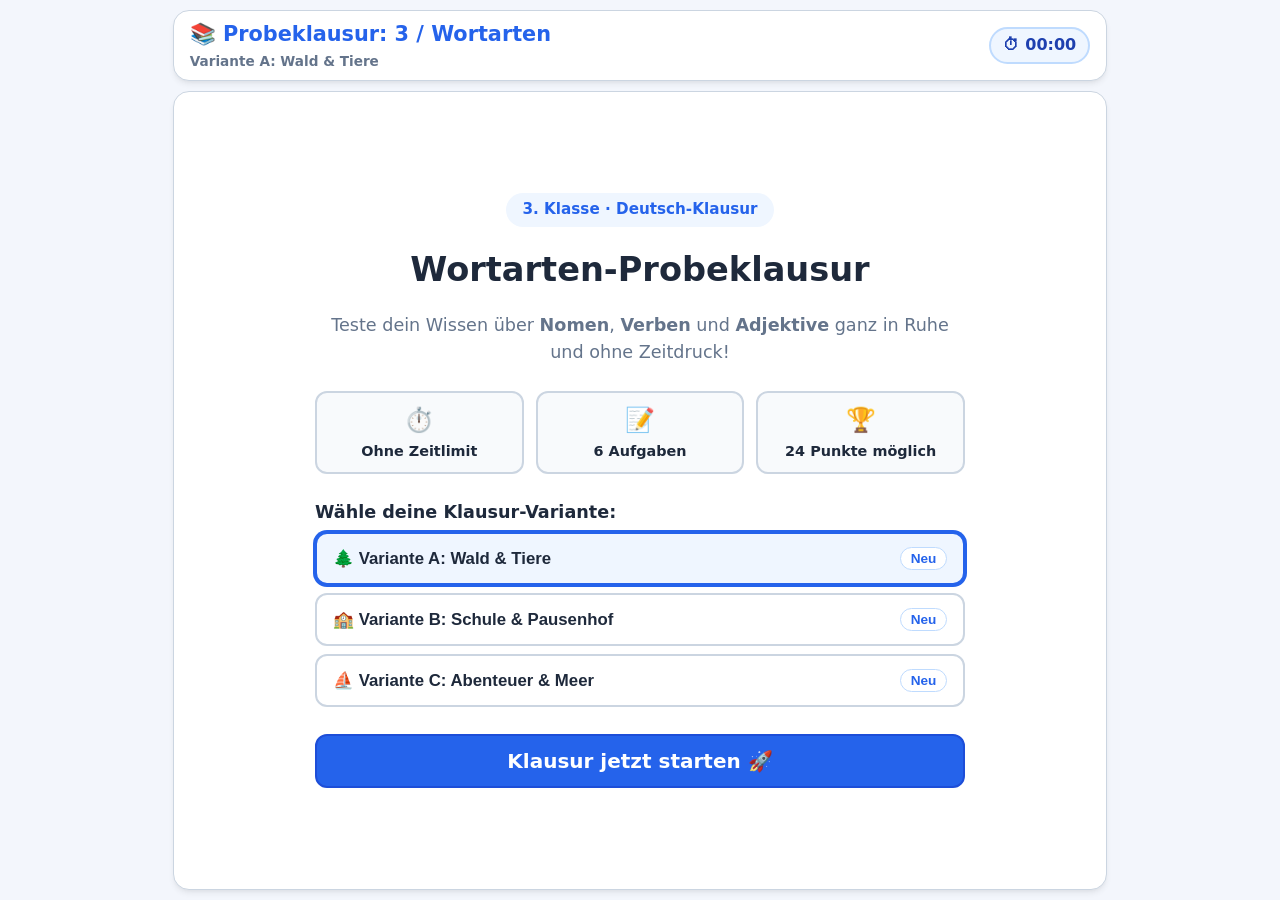
<file: projekte/probeklausuren-deutsch/klasse-3-wortarten/index.html>
<!doctype html>
<html lang="de">
<head>
  <meta charset="utf-8">
  <meta name="viewport" content="width=device-width, initial-scale=1, viewport-fit=cover">
  <title>Probeklausuren Deutsch – 3 / Wortarten</title>
  <style>
    :root {
      --bg: #f3f6fc;
      --card-bg: #ffffff;
      --ink: #1e293b;
      --ink-muted: #64748b;
      --primary: #2563eb;
      --primary-hover: #1d4ed8;
      --primary-soft: #eff6ff;
      --nomen: #1d4ed8;
      --nomen-soft: #dbeafe;
      --verb: #dc2626;
      --verb-soft: #fee2e2;
      --adjektiv: #15803d;
      --adjektiv-soft: #dcfce7;
      --good: #16a34a;
      --good-soft: #dcfce7;
      --bad: #e11d48;
      --bad-soft: #ffe4e6;
      --line: #cbd5e1;
      --radius: 1rem;
      --shadow: 0 4px 6px -1px rgba(0,0,0,0.07), 0 2px 4px -2px rgba(0,0,0,0.05);
    }

    * {
      box-sizing: border-box;
      -webkit-tap-highlight-color: transparent;
    }

    [hidden] {
      display: none !important;
    }

    html, body {
      height: 100%;
      margin: 0;
      padding: 0;
    }

    body {
      font-family: system-ui, -apple-system, BlinkMacSystemFont, "Segoe UI", Roboto, "Helvetica Neue", Arial, sans-serif;
      color: var(--ink);
      background-color: var(--bg);
      overflow: hidden;
      touch-action: manipulation;
      user-select: none;
      -webkit-user-select: none;
      line-height: 1.4;
    }

    .app-shell {
      height: 100vh;
      height: 100dvh;
      width: 100%;
      max-width: 960px;
      margin: 0 auto;
      display: flex;
      flex-direction: column;
      padding: max(0.6rem, env(safe-area-inset-top))
               max(0.8rem, env(safe-area-inset-right))
               max(0.6rem, env(safe-area-inset-bottom))
               max(0.8rem, env(safe-area-inset-left));
      gap: 0.6rem;
      overflow: hidden;
    }

    /* Header */
    header {
      background: var(--card-bg);
      border-radius: var(--radius);
      padding: 0.6rem 1rem;
      display: flex;
      align-items: center;
      justify-content: space-between;
      gap: 0.8rem;
      box-shadow: var(--shadow);
      border: 1px solid var(--line);
      flex-shrink: 0;
    }

    .header-info {
      display: flex;
      flex-direction: column;
      gap: 0.15rem;
    }

    .header-title {
      font-size: clamp(1rem, 1.4vw + 0.6rem, 1.3rem);
      font-weight: 800;
      color: var(--primary);
      display: flex;
      align-items: center;
      gap: 0.5rem;
    }

    .header-sub {
      font-size: 0.85rem;
      font-weight: 600;
      color: var(--ink-muted);
    }

    .timer-badge {
      display: flex;
      align-items: center;
      gap: 0.4rem;
      background: #eff6ff;
      color: #1e40af;
      border: 2px solid #bfdbfe;
      padding: 0.35rem 0.75rem;
      border-radius: 9999px;
      font-weight: 700;
      font-size: 1rem;
      flex-shrink: 0;
    }

    /* Task Navigation Tabs */
    .task-nav {
      display: flex;
      align-items: center;
      justify-content: space-between;
      gap: 0.4rem;
      background: var(--card-bg);
      border-radius: var(--radius);
      padding: 0.45rem 0.6rem;
      box-shadow: var(--shadow);
      border: 1px solid var(--line);
      flex-shrink: 0;
      overflow-x: auto;
    }

    .task-tabs {
      display: flex;
      gap: 0.35rem;
      flex: 1;
      justify-content: center;
    }

    .task-tab-btn {
      min-width: 44px;
      height: 44px;
      border-radius: 0.75rem;
      border: 2px solid var(--line);
      background: #f8fafc;
      color: var(--ink-muted);
      font-weight: 700;
      font-size: 1rem;
      cursor: pointer;
      display: flex;
      align-items: center;
      justify-content: center;
      transition: all 0.15s ease;
      position: relative;
    }

    .task-tab-btn.active {
      background: var(--primary);
      color: #ffffff;
      border-color: var(--primary);
      transform: translateY(-2px);
      box-shadow: 0 4px 6px -1px rgba(37, 99, 235, 0.3);
    }

    .task-tab-btn.completed:not(.active) {
      background: var(--good-soft);
      color: var(--good);
      border-color: #86efac;
    }

    .task-tab-btn .badge-done {
      position: absolute;
      top: -3px;
      right: -3px;
      width: 14px;
      height: 14px;
      background: var(--good);
      border-radius: 50%;
      border: 2px solid #fff;
    }

    /* Main Area */
    main {
      flex: 1;
      background: var(--card-bg);
      border-radius: var(--radius);
      padding: 1rem;
      box-shadow: var(--shadow);
      border: 1px solid var(--line);
      overflow-y: auto;
      display: flex;
      flex-direction: column;
      position: relative;
    }

    .screen {
      display: flex;
      flex-direction: column;
      height: 100%;
      gap: 1rem;
    }

    .screen[hidden] {
      display: none;
    }

    /* Footer Navigation */
    footer {
      background: var(--card-bg);
      border-radius: var(--radius);
      padding: 0.6rem 1rem;
      display: flex;
      align-items: center;
      justify-content: space-between;
      gap: 0.6rem;
      box-shadow: var(--shadow);
      border: 1px solid var(--line);
      flex-shrink: 0;
    }

    .btn {
      font-family: inherit;
      font-weight: 700;
      font-size: 1.05rem;
      min-height: 48px;
      padding: 0.55rem 1.2rem;
      border-radius: 0.75rem;
      border: 0;
      cursor: pointer;
      display: inline-flex;
      align-items: center;
      justify-content: center;
      gap: 0.5rem;
      transition: all 0.1s ease;
      text-decoration: none;
    }

    .btn:active:not(:disabled) {
      transform: translateY(2px);
    }

    .btn:disabled {
      opacity: 0.4;
      cursor: not-allowed;
    }

    .btn-secondary {
      background: #f1f5f9;
      color: var(--ink);
      border: 2px solid var(--line);
    }

    .btn-primary {
      background: var(--primary);
      color: #ffffff;
      border: 2px solid var(--primary-hover);
    }

    .btn-success {
      background: var(--good);
      color: #ffffff;
      border: 2px solid #15803d;
    }

    /* Start Screen */
    .start-container {
      max-width: 650px;
      margin: auto;
      text-align: center;
      display: flex;
      flex-direction: column;
      gap: 1.2rem;
      padding: 1rem 0;
    }

    .hero-badge {
      display: inline-block;
      align-self: center;
      background: var(--primary-soft);
      color: var(--primary);
      font-weight: 800;
      padding: 0.4rem 1rem;
      border-radius: 9999px;
      font-size: 0.95rem;
    }

    .start-title {
      font-size: clamp(1.5rem, 2.5vw + 0.8rem, 2.1rem);
      font-weight: 900;
      color: var(--ink);
      margin: 0;
    }

    .start-desc {
      font-size: 1.1rem;
      color: var(--ink-muted);
      line-height: 1.5;
      margin: 0;
    }

    .info-boxes {
      display: grid;
      grid-template-columns: repeat(3, 1fr);
      gap: 0.75rem;
      margin: 0.4rem 0;
    }

    .info-box {
      background: #f8fafc;
      border: 2px solid var(--line);
      border-radius: 0.75rem;
      padding: 0.7rem 0.5rem;
    }

    .info-box-icon {
      font-size: 1.5rem;
      margin-bottom: 0.2rem;
    }

    .info-box-text {
      font-size: 0.9rem;
      font-weight: 700;
      color: var(--ink);
    }

    .variant-picker-title {
      font-weight: 800;
      font-size: 1.1rem;
      margin-bottom: 0.5rem;
      text-align: left;
    }

    .variant-options {
      display: flex;
      flex-direction: column;
      gap: 0.5rem;
    }

    .variant-btn {
      display: flex;
      align-items: center;
      justify-content: space-between;
      background: #ffffff;
      border: 2px solid var(--line);
      border-radius: 0.75rem;
      padding: 0.8rem 1rem;
      cursor: pointer;
      text-align: left;
      font-size: 1.05rem;
      font-weight: 700;
      color: var(--ink);
      transition: all 0.15s ease;
    }

    .variant-btn:hover, .variant-btn.selected {
      border-color: var(--primary);
      background: var(--primary-soft);
    }

    .variant-btn.selected {
      box-shadow: 0 0 0 2px var(--primary);
    }

    .variant-tag {
      font-size: 0.85rem;
      font-weight: 600;
      color: var(--primary);
      background: #ffffff;
      padding: 0.2rem 0.6rem;
      border-radius: 9999px;
      border: 1px solid #bfdbfe;
    }

    /* Task Content */
    .task-header {
      border-bottom: 2px solid #f1f5f9;
      padding-bottom: 0.6rem;
      display: flex;
      justify-content: space-between;
      align-items: baseline;
      gap: 0.5rem;
      flex-shrink: 0;
    }

    .task-title {
      font-size: 1.25rem;
      font-weight: 800;
      color: var(--ink);
      margin: 0;
    }

    .task-points {
      font-size: 0.95rem;
      font-weight: 700;
      color: var(--primary);
      background: var(--primary-soft);
      padding: 0.2rem 0.6rem;
      border-radius: 9999px;
      white-space: nowrap;
    }

    .task-prompt {
      font-size: 1.15rem;
      color: var(--ink);
      font-weight: 600;
      margin: 0.4rem 0 0.8rem 0;
      line-height: 1.4;
    }

    /* Task 1: Sortierkasten */
    .sort-words-grid {
      display: flex;
      flex-wrap: wrap;
      gap: 0.75rem;
      margin-bottom: 1rem;
    }

    .word-card {
      background: #ffffff;
      border: 2px solid var(--line);
      border-radius: 0.75rem;
      padding: 0.75rem 0.85rem;
      display: flex;
      flex-direction: column;
      align-items: center;
      gap: 0.5rem;
      flex: 1 1 230px;
      min-width: max-content;
      box-shadow: 0 1px 3px rgba(0,0,0,0.04);
    }

    .word-card-text {
      font-size: 1.35rem;
      font-weight: 800;
      color: var(--ink);
    }

    .word-category-select {
      display: flex;
      gap: 0.35rem;
      width: 100%;
      justify-content: center;
    }

    .cat-btn {
      flex: 1;
      padding: 0.5rem 0.65rem;
      font-size: 0.9rem;
      font-weight: 700;
      white-space: nowrap;
      min-width: max-content;
      border-radius: 0.5rem;
      border: 2px solid var(--line);
      background: #f8fafc;
      color: var(--ink);
      cursor: pointer;
      text-align: center;
      transition: all 0.1s ease;
      min-height: 42px;
      display: flex;
      align-items: center;
      justify-content: center;
    }

    .cat-btn.nomen-selected {
      background: var(--nomen);
      color: #ffffff;
      border-color: var(--nomen);
    }

    .cat-btn.verb-selected {
      background: var(--verb);
      color: #ffffff;
      border-color: var(--verb);
    }

    .cat-btn.adj-selected {
      background: var(--adjektiv);
      color: #ffffff;
      border-color: var(--adjektiv);
    }

    /* Task 2: Detektiv im Satz */
    .sentence-box {
      background: #f8fafc;
      border: 2px dashed var(--line);
      border-radius: 0.85rem;
      padding: 1.2rem;
      font-size: 1.4rem;
      display: flex;
      flex-wrap: wrap;
      gap: 0.5rem 0.6rem;
      align-items: center;
      line-height: 1.8;
      margin: 0.8rem 0;
    }

    .word-chip {
      background: #ffffff;
      border: 2px solid var(--line);
      border-radius: 0.5rem;
      padding: 0.3rem 0.7rem;
      font-weight: 700;
      cursor: pointer;
      transition: all 0.12s ease;
      display: inline-block;
    }

    .word-chip:hover {
      border-color: var(--primary);
    }

    .word-chip.selected {
      background: #dbeafe;
      border-color: #2563eb;
      color: #1d4ed8;
      transform: translateY(-2px);
      box-shadow: 0 2px 4px rgba(37,99,235,0.2);
    }

    /* Task 3, 4, 5, 6: Multiple Choice Subtasks */
    .subtasks-list {
      display: flex;
      flex-direction: column;
      gap: 1rem;
    }

    .subtask-card {
      background: #f8fafc;
      border: 2px solid #e2e8f0;
      border-radius: 0.85rem;
      padding: 0.9rem 1rem;
    }

    .subtask-q {
      font-size: 1.15rem;
      font-weight: 700;
      margin-bottom: 0.6rem;
      color: var(--ink);
    }

    .options-row {
      display: flex;
      flex-wrap: wrap;
      gap: 0.5rem;
    }

    .option-btn {
      flex: 1;
      min-width: 120px;
      min-height: 48px;
      padding: 0.5rem 1rem;
      background: #ffffff;
      border: 2px solid var(--line);
      border-radius: 0.65rem;
      font-size: 1.05rem;
      font-weight: 700;
      color: var(--ink);
      cursor: pointer;
      text-align: center;
      transition: all 0.12s ease;
    }

    .option-btn:hover {
      border-color: var(--primary);
    }

    .option-btn.selected {
      background: #dbeafe;
      border-color: var(--primary);
      color: #1d4ed8;
      box-shadow: 0 0 0 2px #93c5fd;
    }

    /* Results Screen */
    .results-container {
      max-width: 600px;
      margin: auto;
      text-align: center;
      display: flex;
      flex-direction: column;
      gap: 1.2rem;
      padding: 1rem 0;
    }

    .score-circle {
      width: 120px;
      height: 120px;
      border-radius: 50%;
      background: linear-gradient(135deg, #2563eb, #1d4ed8);
      color: #ffffff;
      display: flex;
      flex-direction: column;
      align-items: center;
      justify-content: center;
      margin: 0 auto;
      box-shadow: 0 8px 16px -4px rgba(37,99,235,0.4);
    }

    .score-num {
      font-size: 2.2rem;
      font-weight: 900;
      line-height: 1;
    }

    .score-max {
      font-size: 0.85rem;
      opacity: 0.9;
    }

    .stars {
      font-size: 2.2rem;
      letter-spacing: 0.3rem;
    }

    .result-feedback {
      font-size: 1.25rem;
      font-weight: 800;
      color: var(--ink);
      margin: 0;
    }

    .result-breakdown {
      display: flex;
      flex-direction: column;
      gap: 0.4rem;
      text-align: left;
      background: #f8fafc;
      border: 2px solid var(--line);
      border-radius: 0.85rem;
      padding: 0.8rem 1rem;
    }

    .breakdown-row {
      display: flex;
      justify-content: space-between;
      align-items: center;
      font-size: 0.95rem;
      font-weight: 600;
      padding: 0.25rem 0;
      border-bottom: 1px solid #e2e8f0;
    }

    .breakdown-row:last-child {
      border-bottom: 0;
    }

    .review-solution-box {
      margin-top: 0.6rem;
      background: #f0fdf4;
      border: 1px solid #bbf7d0;
      padding: 0.6rem 0.8rem;
      border-radius: 0.6rem;
      font-size: 0.95rem;
      color: #166534;
      text-align: left;
    }

    .review-badge {
      display: inline-block;
      font-weight: 700;
      padding: 0.15rem 0.45rem;
      border-radius: 0.35rem;
      font-size: 0.8rem;
      margin-left: 0.4rem;
    }
    .badge-correct { background: #dcfce7; color: #166534; }
    .badge-wrong { background: #fee2e2; color: #991b1b; }

    /* Modal / Alert */
    .modal-backdrop {
      position: fixed;
      inset: 0;
      background: rgba(15, 23, 42, 0.5);
      display: flex;
      align-items: center;
      justify-content: center;
      padding: 1rem;
      z-index: 100;
    }

    .modal-backdrop[hidden] {
      display: none !important;
    }

    .modal-box {
      background: #ffffff;
      border-radius: 1rem;
      max-width: 440px;
      width: 100%;
      padding: 1.4rem;
      box-shadow: 0 20px 25px -5px rgba(0,0,0,0.2);
      text-align: center;
      display: flex;
      flex-direction: column;
      gap: 1rem;
    }

    .modal-actions {
      display: flex;
      gap: 0.6rem;
      justify-content: center;
    }
  </style>
</head>
<body>
  <div class="app-shell">
    <!-- Header -->
    <header>
      <div class="header-info">
        <div class="header-title">
          <span>📚 Probeklausur: 3 / Wortarten</span>
        </div>
        <div class="header-sub" id="headerVariantLabel">Variante A: Wald &amp; Tiere</div>
      </div>
      <div class="timer-badge" id="timerBadge" title="Vergangene Zeit">
        <span>⏱</span>
        <span id="timerText">00:00</span>
      </div>
    </header>

    <!-- Task Navigation (visible during exam & review) -->
    <nav class="task-nav" id="taskNav" hidden>
      <div class="task-tabs" id="taskTabs">
        <!-- Rendered by JS -->
      </div>
    </nav>

    <!-- Main Content Area -->
    <main>
      <!-- 1. Start Screen -->
      <section class="screen" id="startScreen">
        <div class="start-container">
          <div class="hero-badge">3. Klasse · Deutsch-Klausur</div>
          <h1 class="start-title">Wortarten-Probeklausur</h1>
          <p class="start-desc">
            Teste dein Wissen über <strong>Nomen</strong>, <strong>Verben</strong> und <strong>Adjektive</strong> ganz in Ruhe und ohne Zeitdruck!
          </p>

          <div class="info-boxes">
            <div class="info-box">
              <div class="info-box-icon">⏱️</div>
              <div class="info-box-text">Ohne Zeitlimit</div>
            </div>
            <div class="info-box">
              <div class="info-box-icon">📝</div>
              <div class="info-box-text">6 Aufgaben</div>
            </div>
            <div class="info-box">
              <div class="info-box-icon">🏆</div>
              <div class="info-box-text">24 Punkte möglich</div>
            </div>
          </div>

          <div>
            <div class="variant-picker-title">Wähle deine Klausur-Variante:</div>
            <div class="variant-options">
              <button type="button" class="variant-btn selected" data-variant="A">
                <span>🌲 <strong>Variante A:</strong> Wald &amp; Tiere</span>
                <span class="variant-tag">Neu</span>
              </button>
              <button type="button" class="variant-btn" data-variant="B">
                <span>🏫 <strong>Variante B:</strong> Schule &amp; Pausenhof</span>
                <span class="variant-tag">Neu</span>
              </button>
              <button type="button" class="variant-btn" data-variant="C">
                <span>⛵ <strong>Variante C:</strong> Abenteuer &amp; Meer</span>
                <span class="variant-tag">Neu</span>
              </button>
            </div>
          </div>

          <div style="margin-top: 0.5rem;">
            <button type="button" class="btn btn-primary" id="btnStartExam" style="font-size: 1.25rem; width: 100%; min-height: 54px;">
              Klausur jetzt starten 🚀
            </button>
          </div>
        </div>
      </section>

      <!-- 2. Exam Screen (Questions) -->
      <section class="screen" id="examScreen" hidden>
        <div class="task-header">
          <h2 class="task-title" id="taskTitle">Aufgabe 1: Wortarten-Sortierkasten</h2>
          <span class="task-points" id="taskPoints">4 Punkte</span>
        </div>

        <p class="task-prompt" id="taskPrompt">Lies die Aufgabe aufmerksam durch:</p>

        <div id="taskBody" style="flex: 1; overflow-y: auto;">
          <!-- Active task contents rendered dynamically -->
        </div>
      </section>

      <!-- 3. Results Screen -->
      <section class="screen" id="resultsScreen" hidden>
        <div class="results-container">
          <div class="hero-badge" id="resultBadge">Klausur beendet</div>
          <div class="score-circle">
            <span class="score-num" id="scoreNum">24</span>
            <span class="score-max">/ 24 Punkte</span>
          </div>
          <div class="stars" id="starRating">⭐⭐⭐</div>
          <h2 class="result-feedback" id="feedbackText">Großartige Leistung!</h2>

          <div class="result-breakdown" id="resultBreakdown">
            <!-- Breakdown per task rendered here -->
          </div>

          <div style="display: flex; gap: 0.6rem; justify-content: center; flex-wrap: wrap;">
            <button type="button" class="btn btn-primary" id="btnReviewSolutions">
              🔍 Lösungen im Detail ansehen
            </button>
            <button type="button" class="btn btn-secondary" id="btnRestart">
              🔄 Neue Klausur starten
            </button>
          </div>
        </div>
      </section>
    </main>

    <!-- Footer Navigation (visible during exam & review) -->
    <footer id="appFooter" hidden>
      <button type="button" class="btn btn-secondary" id="btnPrev">
        ⬅ Zurück
      </button>

      <span id="footerStatus" style="font-size: 0.95rem; font-weight: 700; color: var(--ink-muted);">
        Aufgabe 1 von 6
      </span>

      <button type="button" class="btn btn-primary" id="btnNext">
        Weiter ➡
      </button>

      <button type="button" class="btn btn-success" id="btnFinish" style="display: none;">
        Klausur abgeben 📝
      </button>
    </footer>
  </div>

  <!-- Confirmation Modal -->
  <div class="modal-backdrop" id="confirmModal" hidden>
    <div class="modal-box">
      <div style="font-size: 2.5rem;">📝</div>
      <h3 style="margin: 0; font-size: 1.3rem;">Möchtest du wirklich abgeben?</h3>
      <p id="modalMsg" style="margin: 0; color: var(--ink-muted); font-size: 1rem;">
        Du hast alle Aufgaben bearbeitet.
      </p>
      <div class="modal-actions">
        <button type="button" class="btn btn-secondary" id="modalBtnCancel">Noch mal prüfen</button>
        <button type="button" class="btn btn-success" id="modalBtnConfirm">Ja, abgeben!</button>
      </div>
    </div>
  </div>

  <script>
    /* =====================================================================
       KLAUSUR-DATEN: 3 Varianten mit je 6 Aufgabentypen
       ===================================================================== */
    const VARIANTS = {
      A: {
        name: "Variante A: Wald & Tiere",
        tasks: [
          {
            type: "sort",
            title: "Aufgabe 1: Sortierkasten",
            prompt: "Ordne jedes Wort der richtigen Wortart zu (Nomen, Verb oder Adjektiv):",
            words: [
              { word: "Igel", correct: "nomen" },
              { word: "klettern", correct: "verb" },
              { word: "stachelig", correct: "adjektiv" },
              { word: "Baum", correct: "nomen" },
              { word: "schleichen", correct: "verb" },
              { word: "flink", correct: "adjektiv" }
            ],
            explanation: "Igel und Baum sind Nomen (Namenwörter für Lebewesen/Dinge). klettern und schleichen sind Verben (Tunwörter). stachelig und flink sind Adjektive (Wiewörter)."
          },
          {
            type: "sentence",
            title: "Aufgabe 2: Wortarten-Detektiv",
            targetCategory: "Nomen",
            prompt: "Klicke alle <strong>Nomen (Namenwörter)</strong> im Satz an:",
            sentence: ["Der", "kleine", "Igel", "raschelt", "im", "trockenen", "Laub."],
            correctIndices: [2, 6], // Igel, Laub.
            explanation: "Die Nomen in diesem Satz sind 'Igel' (ein Tier) und 'Laub' (Pflanzenteile). Man schreibt sie mit großem Anfangsbuchstaben."
          },
          {
            type: "subtasks",
            title: "Aufgabe 3: Verben beugen (Personalformen)",
            prompt: "Wähle für jede Lücke die richtige Verbform aus:",
            items: [
              {
                q: "1. Ich laufe schnell, aber du _________ noch schneller!",
                options: ["laufst", "läufst", "lauft"],
                correct: "läufst",
                explanation: "Bei 'du' verändert sich der Wortstamm mit Umlaut: du läufst."
              },
              {
                q: "2. Gestern _________ die Vögel hoch über den Wald. (fliegen)",
                options: ["fliegten", "flogen", "geflogen"],
                correct: "flogen",
                explanation: "Die Vergangenheitsform (Präteritum) von fliegen heißt: sie flogen."
              }
            ]
          },
          {
            type: "subtasks",
            title: "Aufgabe 4: Adjektive – Gegenteile & Steigerung",
            prompt: "Finde das passende Gegenteil und die richtige Steigerungsform:",
            items: [
              {
                q: "1. Was ist das Gegenteil von 'mutig'?",
                options: ["stark", "ängstlich", "vorsichtig", "laut"],
                correct: "ängstlich",
                explanation: "Das Gegenteil von mutig ist ängstlich."
              },
              {
                q: "2. Ergänze die Steigerung: schnell – _________ – am schnellsten",
                options: ["schnellste", "schneller", "am schnellste"],
                correct: "schneller",
                explanation: "Die Steigerung lautet: schnell (Grundstufe) – schneller (Höherstufe) – am schnellsten (Höchststufe)."
              }
            ]
          },
          {
            type: "subtasks",
            title: "Aufgabe 5: Nomen – Begleiter & Mehrzahl",
            prompt: "Wähle den passenden bestimmten Begleiter und die richtige Mehrzahlform:",
            items: [
              {
                q: "1. Welcher Begleiter und welche Mehrzahl gehört zu 'Wald'?",
                options: ["der Wald & die Wälder", "das Wald & die Walde", "die Wald & die Wäldern"],
                correct: "der Wald & die Wälder",
                explanation: "Es heißt: der Wald und die Mehrzahl lautet die Wälder."
              },
              {
                q: "2. Welcher Begleiter und welche Mehrzahl gehört zu 'Fuchs'?",
                options: ["das Fuchs & die Fuchse", "der Fuchs & die Füchse", "die Fuchs & die Füchsen"],
                correct: "der Fuchs & die Füchse",
                explanation: "Es heißt: der Fuchs und die Mehrzahl lautet die Füchse."
              }
            ]
          },
          {
            type: "subtasks",
            title: "Aufgabe 6: Wortbausteine & Wortfamilien",
            prompt: "Finde das Kuckucksei und das zusammengesetzte Nomen:",
            items: [
              {
                q: "1. Welches Wort gehört NICHT zur Wortfamilie 'fahren'?",
                options: ["Fahrrad", "Abfahrt", "Falle", "Fahrerin"],
                correct: "Falle",
                explanation: "'Falle' stammt nicht vom Stammwort 'fahr' ab und gehört daher nicht zur Familie."
              },
              {
                q: "2. Aus welchen zwei Wörtern besteht das Nomen 'Waldrand'?",
                options: ["Wald + Rand", "Wal + Drand", "Wald + Land"],
                correct: "Wald + Rand",
                explanation: "'Waldrand' setzt sich aus dem Nomen 'Wald' und dem Nomen 'Rand' zusammen."
              }
            ]
          }
        ]
      },

      B: {
        name: "Variante B: Schule & Pausenhof",
        tasks: [
          {
            type: "sort",
            title: "Aufgabe 1: Sortierkasten",
            prompt: "Ordne jedes Wort der richtigen Wortart zu (Nomen, Verb oder Adjektiv):",
            words: [
              { word: "Tafel", correct: "nomen" },
              { word: "rechnen", correct: "verb" },
              { word: "fröhlich", correct: "adjektiv" },
              { word: "Heft", correct: "nomen" },
              { word: "lachen", correct: "verb" },
              { word: "schlau", correct: "adjektiv" }
            ],
            explanation: "Tafel und Heft sind Nomen (Gegenstände). rechnen und lachen sind Verben (Tunwörter). fröhlich und schlau sind Adjektive (Wiewörter)."
          },
          {
            type: "sentence",
            title: "Aufgabe 2: Wortarten-Detektiv",
            targetCategory: "Verben",
            prompt: "Klicke alle <strong>Verben (Tunwörter)</strong> im Satz an:",
            sentence: ["Die", "Kinder", "spielen", "laut", "und", "lachen", "in", "der", "Pause."],
            correctIndices: [2, 5], // spielen, lachen
            explanation: "Die Verben in diesem Satz sind 'spielen' und 'lachen'. Sie beschreiben, was die Kinder tun."
          },
          {
            type: "subtasks",
            title: "Aufgabe 3: Verben beugen (Personalformen)",
            prompt: "Wähle für jede Lücke die richtige Verbform aus:",
            items: [
              {
                q: "1. Wir lesen leise, aber er _________ den Text laut vor.",
                options: ["liest", "lest", "leset"],
                correct: "liest",
                explanation: "Bei 'er' verändert sich das Verb lesen zu 'er liest'."
              },
              {
                q: "2. Gestern _________ Anna eine knifflige Rechenaufgabe. (lösen)",
                options: ["löste", "gelöst", "loste"],
                correct: "löste",
                explanation: "Die Vergangenheitsform (Präteritum) von lösen lautet: sie löste."
              }
            ]
          },
          {
            type: "subtasks",
            title: "Aufgabe 4: Adjektive – Gegenteile & Steigerung",
            prompt: "Finde das passende Gegenteil und die richtige Steigerungsform:",
            items: [
              {
                q: "1. Was ist das Gegenteil von 'schwer' (eine schwere Aufgabe)?",
                options: ["hart", "leicht", "kurz", "schön"],
                correct: "leicht",
                explanation: "Das Gegenteil von schwer ist leicht."
              },
              {
                q: "2. Ergänze die Steigerung: hoch – _________ – am höchsten",
                options: ["hoher", "höher", "höchster"],
                correct: "höher",
                explanation: "Die Steigerung von hoch lautet: hoch – höher – am höchsten (mit Umlaut ö)."
              }
            ]
          },
          {
            type: "subtasks",
            title: "Aufgabe 5: Nomen – Begleiter & Mehrzahl",
            prompt: "Wähle den passenden bestimmten Begleiter und die richtige Mehrzahlform:",
            items: [
              {
                q: "1. Welcher Begleiter und welche Mehrzahl gehört zu 'Buch'?",
                options: ["das Buch & die Bücher", "der Buch & die Buche", "die Buch & die Büchern"],
                correct: "das Buch & die Bücher",
                explanation: "Es heißt: das Buch und in der Mehrzahl die Bücher."
              },
              {
                q: "2. Welcher Begleiter und welche Mehrzahl gehört zu 'Schule'?",
                options: ["der Schule & die Schuler", "die Schule & die Schulen", "das Schule & die Schulens"],
                correct: "die Schule & die Schulen",
                explanation: "Es heißt: die Schule und die Schulen."
              }
            ]
          },
          {
            type: "subtasks",
            title: "Aufgabe 6: Wortbausteine & Wortfamilien",
            prompt: "Finde das Kuckucksei und das zusammengesetzte Nomen:",
            items: [
              {
                q: "1. Welches Wort gehört NICHT zur Wortfamilie 'spielen'?",
                options: ["Spielplatz", "Mitspieler", "Spiegel", "verspielt"],
                correct: "Spiegel",
                explanation: "'Spiegel' hat trotz des ähnlichen Klanges nichts mit dem Stammwort 'spiel' zu tun."
              },
              {
                q: "2. Aus welchen zwei Wörtern besteht das Nomen 'Pausenhof'?",
                options: ["Pause + Hof", "Pausen + Ofen", "Pauke + Hof"],
                correct: "Pause + Hof",
                explanation: "'Pausenhof' besteht aus den Wörtern 'Pause' und 'Hof'."
              }
            ]
          }
        ]
      },

      C: {
        name: "Variante C: Abenteuer & Meer",
        tasks: [
          {
            type: "sort",
            title: "Aufgabe 1: Sortierkasten",
            prompt: "Ordne jedes Wort der richtigen Wortart zu (Nomen, Verb oder Adjektiv):",
            words: [
              { word: "Schiff", correct: "nomen" },
              { word: "tauchen", correct: "verb" },
              { word: "stürmisch", correct: "adjektiv" },
              { word: "Insel", correct: "nomen" },
              { word: "rudern", correct: "verb" },
              { word: "tief", correct: "adjektiv" }
            ],
            explanation: "Schiff und Insel sind Nomen. tauchen und rudern sind Verben. stürmisch und tief sind Adjektive."
          },
          {
            type: "sentence",
            title: "Aufgabe 2: Wortarten-Detektiv",
            targetCategory: "Adjektive",
            prompt: "Klicke alle <strong>Adjektive (Wiewörter)</strong> im Satz an:",
            sentence: ["Das", "große", "Schiff", "gleitet", "durch", "das", "blaue", "Wasser."],
            correctIndices: [1, 6], // große, blaue
            explanation: "Die Adjektive sind 'große' und 'blaue'. Sie beschreiben, WIE das Schiff und das Wasser sind."
          },
          {
            type: "subtasks",
            title: "Aufgabe 3: Verben beugen (Personalformen)",
            prompt: "Wähle für jede Lücke die richtige Verbform aus:",
            items: [
              {
                q: "1. Ich halte das Steuer, und du _________ mir die Seekarte.",
                options: ["gibst", "gebst", "gabst"],
                correct: "gibst",
                explanation: "Die Gegenwartsform für 'du' bei 'geben' heißt: du gibst."
              },
              {
                q: "2. Gestern _________ der Seewind sehr heftig. (wehen)",
                options: ["wehte", "geweht", "wies"],
                correct: "wehte",
                explanation: "Die Vergangenheitsform (Präteritum) von wehen heißt: er wehte."
              }
            ]
          },
          {
            type: "subtasks",
            title: "Aufgabe 4: Adjektive – Gegenteile & Steigerung",
            prompt: "Finde das passende Gegenteil und die richtige Steigerungsform:",
            items: [
              {
                q: "1. Was ist das Gegenteil von 'tief' (tiefes Wasser)?",
                options: ["dunkel", "flach", "weit", "warm"],
                correct: "flach",
                explanation: "Das Gegenteil von tiefem Wasser ist flaches Wasser."
              },
              {
                q: "2. Ergänze die Steigerung: gut – _________ – am besten",
                options: ["guter", "besser", "am gutsten"],
                correct: "besser",
                explanation: "Das Adjektiv 'gut' steigert sich unregelmäßig: gut – besser – am besten."
              }
            ]
          },
          {
            type: "subtasks",
            title: "Aufgabe 5: Nomen – Begleiter & Mehrzahl",
            prompt: "Wähle den passenden bestimmten Begleiter und die richtige Mehrzahlform:",
            items: [
              {
                q: "1. Welcher Begleiter und welche Mehrzahl gehört zu 'Boot'?",
                options: ["das Boot & die Boote", "der Boot & die Böte", "die Boot & die Booten"],
                correct: "das Boot & die Boote",
                explanation: "Es heißt: das Boot und in der Mehrzahl die Boote."
              },
              {
                q: "2. Welcher Begleiter und welche Mehrzahl gehört zu 'Welle'?",
                options: ["die Welle & die Wellen", "das Welle & die Weller", "der Welle & die Wellens"],
                correct: "die Welle & die Wellen",
                explanation: "Es heißt: die Welle und in der Mehrzahl die Wellen."
              }
            ]
          },
          {
            type: "subtasks",
            title: "Aufgabe 6: Wortbausteine & Wortfamilien",
            prompt: "Finde das Kuckucksei und das zusammengesetzte Nomen:",
            items: [
              {
                q: "1. Welches Wort gehört NICHT zur Wortfamilie 'sehen'?",
                options: ["Aussicht", "Sehkraft", "Seeräuber", "Fernseher"],
                correct: "Seeräuber",
                explanation: "'Seeräuber' kommt von 'die See' (das Meer), nicht vom Stamm 'seh'."
              },
              {
                q: "2. Aus welchen zwei Wörtern besteht das Nomen 'Leuchtturm'?",
                options: ["Leuchte + Turm", "Leucht + Wurm", "Licht + Sturm"],
                correct: "Leuchte + Turm",
                explanation: "'Leuchtturm' setzt sich aus dem Wortstamm leuchten / Leuchte und dem Nomen Turm zusammen."
              }
            ]
          }
        ]
      }
    };

    /* =====================================================================
       APP STATUS & STATE
       ===================================================================== */
    let currentVariantKey = "A";
    let currentTaskIndex = 0; // 0 to 5
    let examActive = false;
    let reviewMode = false;
    let timerSeconds = 600; // 10 minutes
    let timerInterval = null;

    // Speichert Antworten des Schülers: taskIndex -> answer data
    let userAnswers = {};

    /* DOM Referenzen */
    const startScreen = document.getElementById("startScreen");
    const examScreen = document.getElementById("examScreen");
    const resultsScreen = document.getElementById("resultsScreen");
    const taskNav = document.getElementById("taskNav");
    const taskTabs = document.getElementById("taskTabs");
    const appFooter = document.getElementById("appFooter");
    const headerVariantLabel = document.getElementById("headerVariantLabel");
    const timerBadge = document.getElementById("timerBadge");
    const timerText = document.getElementById("timerText");

    const taskTitle = document.getElementById("taskTitle");
    const taskPoints = document.getElementById("taskPoints");
    const taskPrompt = document.getElementById("taskPrompt");
    const taskBody = document.getElementById("taskBody");

    const btnPrev = document.getElementById("btnPrev");
    const btnNext = document.getElementById("btnNext");
    const btnFinish = document.getElementById("btnFinish");
    const footerStatus = document.getElementById("footerStatus");

    const confirmModal = document.getElementById("confirmModal");
    const modalMsg = document.getElementById("modalMsg");
    const modalBtnCancel = document.getElementById("modalBtnCancel");
    const modalBtnConfirm = document.getElementById("modalBtnConfirm");

    /* =====================================================================
       INITIALISIERUNG & EVENT LISTENERS
       ===================================================================== */
    function init() {
      // Variantenauswahl auf dem Startbildschirm
      document.querySelectorAll(".variant-btn").forEach(btn => {
        btn.addEventListener("click", () => {
          document.querySelectorAll(".variant-btn").forEach(b => b.classList.remove("selected"));
          btn.classList.add("selected");
          currentVariantKey = btn.dataset.variant;
          headerVariantLabel.textContent = VARIANTS[currentVariantKey].name;
        });
      });

      document.getElementById("btnStartExam").addEventListener("click", startExam);
      document.getElementById("btnRestart").addEventListener("click", resetToStart);
      document.getElementById("btnReviewSolutions").addEventListener("click", startReviewMode);

      btnPrev.addEventListener("click", () => switchTask(currentTaskIndex - 1));
      btnNext.addEventListener("click", () => switchTask(currentTaskIndex + 1));
      btnFinish.addEventListener("click", promptFinishExam);

      modalBtnCancel.addEventListener("click", () => confirmModal.hidden = true);
      modalBtnConfirm.addEventListener("click", () => {
        confirmModal.hidden = true;
        finishExam();
      });
    }

    function startExam() {
      examActive = true;
      reviewMode = false;
      currentTaskIndex = 0;
      userAnswers = {};
      timerSeconds = 0;

      startScreen.hidden = true;
      resultsScreen.hidden = true;
      examScreen.hidden = false;
      taskNav.hidden = false;
      appFooter.hidden = false;

      headerVariantLabel.textContent = VARIANTS[currentVariantKey].name;

      renderTaskTabs();
      renderCurrentTask();
      startTimer();
    }

    function resetToStart() {
      clearInterval(timerInterval);
      examActive = false;
      reviewMode = false;
      timerSeconds = 0;
      timerText.textContent = "00:00";

      startScreen.hidden = false;
      examScreen.hidden = true;
      resultsScreen.hidden = true;
      taskNav.hidden = true;
      appFooter.hidden = true;
    }

    /* =====================================================================
       TIMER LOGIK (Stoppuhr ohne Zeitlimit)
       ===================================================================== */
    function startTimer() {
      clearInterval(timerInterval);
      timerSeconds = 0;
      updateTimerDisplay();
      timerInterval = setInterval(() => {
        timerSeconds++;
        updateTimerDisplay();
      }, 1000);
    }

    function updateTimerDisplay() {
      const mins = Math.floor(timerSeconds / 60);
      const secs = timerSeconds % 60;
      timerText.textContent = `${mins.toString().padStart(2, "0")}:${secs.toString().padStart(2, "0")}`;
    }

    /* =====================================================================
       NAVIGATION & TABS
       ===================================================================== */
    function renderTaskTabs() {
      taskTabs.innerHTML = "";
      const tasks = VARIANTS[currentVariantKey].tasks;
      tasks.forEach((task, idx) => {
        const btn = document.createElement("button");
        btn.type = "button";
        btn.className = "task-tab-btn";
        btn.textContent = (idx + 1).toString();
        if (idx === currentTaskIndex) btn.classList.add("active");

        if (isTaskCompleted(idx)) {
          btn.classList.add("completed");
          const dot = document.createElement("span");
          dot.className = "badge-done";
          btn.appendChild(dot);
        }

        btn.addEventListener("click", () => switchTask(idx));
        taskTabs.appendChild(btn);
      });
    }

    function isTaskCompleted(idx) {
      const task = VARIANTS[currentVariantKey].tasks[idx];
      const ans = userAnswers[idx];
      if (!ans) return false;

      if (task.type === "sort") {
        return Object.keys(ans).length === task.words.length;
      } else if (task.type === "sentence") {
        return Array.isArray(ans) && ans.length > 0;
      } else if (task.type === "subtasks") {
        return Object.keys(ans).length === task.items.length;
      }
      return false;
    }

    function switchTask(targetIdx) {
      const tasks = VARIANTS[currentVariantKey].tasks;
      if (targetIdx < 0 || targetIdx >= tasks.length) return;
      currentTaskIndex = targetIdx;
      renderTaskTabs();
      renderCurrentTask();
    }

    /* =====================================================================
       AUFGABEN-RENDERING
       ===================================================================== */
    function renderCurrentTask() {
      const task = VARIANTS[currentVariantKey].tasks[currentTaskIndex];
      taskTitle.textContent = task.title;
      taskPoints.textContent = "4 Punkte";
      taskPrompt.innerHTML = task.prompt;
      taskBody.innerHTML = "";

      footerStatus.textContent = `Aufgabe ${currentTaskIndex + 1} von 6`;
      btnPrev.disabled = currentTaskIndex === 0;

      if (currentTaskIndex === 5 && !reviewMode) {
        btnNext.style.display = "none";
        btnFinish.style.display = "inline-flex";
      } else {
        btnNext.style.display = "inline-flex";
        btnFinish.style.display = "none";
        btnNext.disabled = currentTaskIndex === 5;
      }

      if (task.type === "sort") {
        renderSortTask(task);
      } else if (task.type === "sentence") {
        renderSentenceTask(task);
      } else if (task.type === "subtasks") {
        renderSubtasksTask(task);
      }

      if (reviewMode) {
        renderReviewExplanation(task);
      }
    }

    /* Typ 1: Sortierkasten */
    function renderSortTask(task) {
      const grid = document.createElement("div");
      grid.className = "sort-words-grid";

      if (!userAnswers[currentTaskIndex]) {
        userAnswers[currentTaskIndex] = {};
      }
      const ans = userAnswers[currentTaskIndex];

      task.words.forEach((item, wIdx) => {
        const card = document.createElement("div");
        card.className = "word-card";

        const label = document.createElement("div");
        label.className = "word-card-text";
        label.textContent = item.word;
        card.appendChild(label);

        const selRow = document.createElement("div");
        selRow.className = "word-category-select";

        const cats = [
          { key: "nomen", name: "Nomen", cls: "nomen-selected" },
          { key: "verb", name: "Verb", cls: "verb-selected" },
          { key: "adjektiv", name: "Adjektiv", cls: "adj-selected" }
        ];

        cats.forEach(cat => {
          const btn = document.createElement("button");
          btn.type = "button";
          btn.className = "cat-btn";
          btn.textContent = cat.name;

          if (ans[wIdx] === cat.key) {
            btn.classList.add(cat.cls);
          }

          if (reviewMode) {
            btn.disabled = true;
            if (item.correct === cat.key) {
              btn.style.boxShadow = "0 0 0 2px #15803d";
            }
          } else {
            btn.addEventListener("click", () => {
              ans[wIdx] = cat.key;
              renderCurrentTask();
              renderTaskTabs();
            });
          }

          selRow.appendChild(btn);
        });

        card.appendChild(selRow);
        grid.appendChild(card);
      });

      taskBody.appendChild(grid);
    }

    /* Typ 2: Satz-Detektiv */
    function renderSentenceTask(task) {
      if (!userAnswers[currentTaskIndex]) {
        userAnswers[currentTaskIndex] = [];
      }
      const selArr = userAnswers[currentTaskIndex];

      const sBox = document.createElement("div");
      sBox.className = "sentence-box";

      task.sentence.forEach((word, wIdx) => {
        const chip = document.createElement("span");
        chip.className = "word-chip";
        chip.textContent = word;

        if (selArr.includes(wIdx)) {
          chip.classList.add("selected");
        }

        if (reviewMode) {
          chip.style.cursor = "default";
          const isCorrect = task.correctIndices.includes(wIdx);
          const wasSelected = selArr.includes(wIdx);
          if (isCorrect && wasSelected) {
            chip.style.background = "#dcfce7";
            chip.style.borderColor = "#16a34a";
            chip.style.color = "#166534";
          } else if (!isCorrect && wasSelected) {
            chip.style.background = "#fee2e2";
            chip.style.borderColor = "#dc2626";
            chip.style.color = "#991b1b";
          } else if (isCorrect && !wasSelected) {
            chip.style.border = "2px dashed #16a34a";
            chip.style.color = "#166534";
          }
        } else {
          chip.addEventListener("click", () => {
            const idxPos = selArr.indexOf(wIdx);
            if (idxPos >= 0) {
              selArr.splice(idxPos, 1);
            } else {
              selArr.push(wIdx);
            }
            renderCurrentTask();
            renderTaskTabs();
          });
        }

        sBox.appendChild(chip);
      });

      taskBody.appendChild(sBox);

      const hint = document.createElement("div");
      hint.style.fontSize = "0.95rem";
      hint.style.color = "var(--ink-muted)";
      hint.textContent = "💡 Tipp: Klicke auf ein Wort, um es auszuwählen. Ein erneuter Klick hebt die Auswahl wieder auf.";
      taskBody.appendChild(hint);
    }

    /* Typ 3, 4, 5, 6: Subtasks (Multiple Choice) */
    function renderSubtasksTask(task) {
      if (!userAnswers[currentTaskIndex]) {
        userAnswers[currentTaskIndex] = {};
      }
      const ans = userAnswers[currentTaskIndex];

      const container = document.createElement("div");
      container.className = "subtasks-list";

      task.items.forEach((item, itemIdx) => {
        const card = document.createElement("div");
        card.className = "subtask-card";

        const qTitle = document.createElement("div");
        qTitle.className = "subtask-q";
        qTitle.textContent = item.q;
        card.appendChild(qTitle);

        const optRow = document.createElement("div");
        optRow.className = "options-row";

        item.options.forEach(opt => {
          const btn = document.createElement("button");
          btn.type = "button";
          btn.className = "option-btn";
          btn.textContent = opt;

          const isSelected = ans[itemIdx] === opt;
          if (isSelected) btn.classList.add("selected");

          if (reviewMode) {
            btn.disabled = true;
            if (opt === item.correct) {
              btn.style.borderColor = "#16a34a";
              btn.style.background = "#dcfce7";
              btn.style.color = "#166534";
            } else if (isSelected && opt !== item.correct) {
              btn.style.borderColor = "#dc2626";
              btn.style.background = "#fee2e2";
              btn.style.color = "#991b1b";
            }
          } else {
            btn.addEventListener("click", () => {
              ans[itemIdx] = opt;
              renderCurrentTask();
              renderTaskTabs();
            });
          }

          optRow.appendChild(btn);
        });

        card.appendChild(optRow);
        container.appendChild(card);
      });

      taskBody.appendChild(container);
    }

    function renderReviewExplanation(task) {
      const box = document.createElement("div");
      box.className = "review-solution-box";
      box.innerHTML = `<strong>💡 Erklärung &amp; Musterlösung:</strong><br>${task.explanation || "Alle Punkte richtig erarbeitet."}`;
      taskBody.appendChild(box);
    }

    /* =====================================================================
       KLAUSUR ABGEBEN & BEWERTEN
       ===================================================================== */
    function promptFinishExam() {
      let unanswered = 0;
      const tasks = VARIANTS[currentVariantKey].tasks;
      tasks.forEach((t, i) => {
        if (!isTaskCompleted(i)) unanswered++;
      });

      if (unanswered > 0) {
        modalMsg.textContent = `Du hast noch ${unanswered} Aufgabe(n) nicht vollständig beantwortet. Möchtest du trotzdem abgeben?`;
      } else {
        modalMsg.textContent = "Super, du hast alle 6 Aufgaben bearbeitet! Bereit für deine Auswertung?";
      }

      confirmModal.hidden = false;
    }

    function calculateScore() {
      let total = 0;
      const breakdown = [];
      const tasks = VARIANTS[currentVariantKey].tasks;

      tasks.forEach((task, idx) => {
        let taskScore = 0;
        const ans = userAnswers[idx] || {};

        if (task.type === "sort") {
          let correctCount = 0;
          task.words.forEach((w, wIdx) => {
            if (ans[wIdx] === w.correct) correctCount++;
          });
          // 4 Punkte möglich
          if (correctCount === task.words.length) taskScore = 4;
          else if (correctCount >= 4) taskScore = 3;
          else if (correctCount >= 2) taskScore = 2;
          else if (correctCount > 0) taskScore = 1;
        } else if (task.type === "sentence") {
          const sel = ans || [];
          let hits = 0;
          let falsePositives = 0;
          sel.forEach(wIdx => {
            if (task.correctIndices.includes(wIdx)) hits++;
            else falsePositives++;
          });
          if (hits === task.correctIndices.length && falsePositives === 0) taskScore = 4;
          else if (hits === task.correctIndices.length && falsePositives === 1) taskScore = 3;
          else if (hits > 0 && falsePositives === 0) taskScore = 2;
          else if (hits > 0) taskScore = 1;
        } else if (task.type === "subtasks") {
          let subHits = 0;
          task.items.forEach((item, itemIdx) => {
            if (ans[itemIdx] === item.correct) subHits++;
          });
          taskScore = subHits * 2; // 2 items je 2 Pkt = 4
        }

        total += taskScore;
        breakdown.push({ title: task.title, score: taskScore });
      });

      return { total, breakdown };
    }

    function finishExam() {
      clearInterval(timerInterval);
      examActive = false;

      const { total, breakdown } = calculateScore();

      examScreen.hidden = true;
      appFooter.hidden = true;
      taskNav.hidden = true;
      resultsScreen.hidden = false;

      document.getElementById("scoreNum").textContent = total;

      const mins = Math.floor(timerSeconds / 60);
      const secs = timerSeconds % 60;
      document.getElementById("resultBadge").textContent = `Klausur beendet in ${mins > 0 ? mins + ' Min. ' : ''}${secs} Sek.`;

      const starEl = document.getElementById("starRating");
      const feedbackEl = document.getElementById("feedbackText");

      if (total >= 22) {
        starEl.textContent = "⭐⭐⭐";
        feedbackEl.textContent = "Hervorragend! Du bist ein echter Wortarten-Profi! 🎉";
      } else if (total >= 18) {
        starEl.textContent = "⭐⭐";
        feedbackEl.textContent = "Super Leistung! Fast fehlerfrei! 👏";
      } else if (total >= 12) {
        starEl.textContent = "⭐";
        feedbackEl.textContent = "Gut gemacht! Mit ein bisschen Übung schaffst du noch mehr! 👍";
      } else {
        starEl.textContent = "🌱";
        feedbackEl.textContent = "Guter Versuch! Sieh dir die Lösungen an und versuche es gleich noch einmal! 💪";
      }

      const bdContainer = document.getElementById("resultBreakdown");
      bdContainer.innerHTML = "";
      breakdown.forEach(item => {
        const row = document.createElement("div");
        row.className = "breakdown-row";
        row.innerHTML = `
          <span>${item.title}</span>
          <span style="color: ${item.score === 4 ? '#16a34a' : '#d97706'}; font-weight: 800;">
            ${item.score} / 4 Pkt.
          </span>
        `;
        bdContainer.appendChild(row);
      });
    }

    function startReviewMode() {
      reviewMode = true;
      currentTaskIndex = 0;
      resultsScreen.hidden = true;
      examScreen.hidden = false;
      taskNav.hidden = false;
      appFooter.hidden = false;

      btnFinish.style.display = "none";
      btnNext.style.display = "inline-flex";

      renderTaskTabs();
      renderCurrentTask();
    }

    // Beim Laden starten
    window.addEventListener("DOMContentLoaded", init);
  </script>
</body>
</html>
</file>
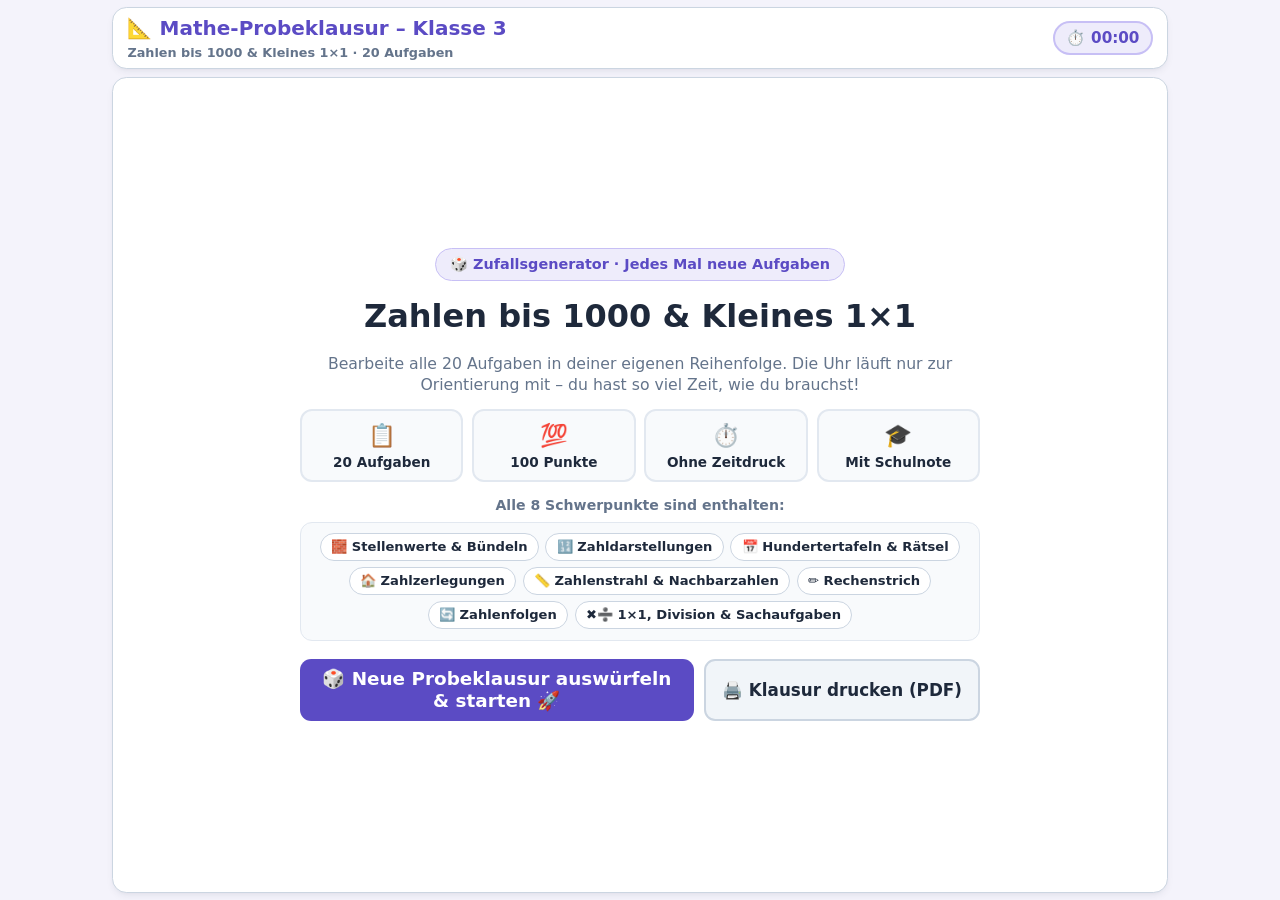
<file: projekte/probeklausuren-mathe/klasse-3-zahlen-bis-1000/index.html>
<!doctype html>
<html lang="de">
<head>
  <meta charset="utf-8">
  <meta name="viewport" content="width=device-width, initial-scale=1, viewport-fit=cover">
  <title>Probeklausuren Mathe – 3 / Zahlen bis 1000 &amp; 1×1</title>
  <link rel="stylesheet" href="style.css">
</head>
<body>
  <div class="app-shell">
    <!-- Header -->
    <header>
      <div class="header-info">
        <div class="header-title">
          <span>📐</span>
          <span>Mathe-Probeklausur – Klasse 3</span>
        </div>
        <div class="header-sub" id="headerSub">Zahlen bis 1000 &amp; Kleines 1×1 · 20 Aufgaben</div>
      </div>

      <div class="header-right">
        <div class="timer-badge" id="timerBadge" title="Verstrichene Zeit (ohne Zeitlimit)">
          <span>⏱️</span>
          <span id="timerText">00:00</span>
        </div>
        <button type="button" class="btn btn-secondary" id="btnBackToResults" hidden style="min-height: 36px; padding: 0.25rem 0.65rem; font-size: 0.85rem;">
          📊 Auswertung
        </button>
        <button type="button" class="btn btn-success" id="btnHeaderSubmit" hidden style="min-height: 36px; padding: 0.25rem 0.7rem; font-size: 0.85rem;">
          📝 Abgeben
        </button>
      </div>
    </header>

    <!-- 20-Task Navigation Tabs -->
    <nav class="task-nav" id="taskNav" aria-label="Aufgaben-Navigation" hidden>
      <div class="task-tabs" id="taskTabs"></div>
    </nav>

    <!-- Main Screen Area -->
    <main>
      <!-- 1. Start Screen -->
      <section class="screen" id="startScreen">
        <div class="start-container">
          <div class="hero-badge">🎲 Zufallsgenerator · Jedes Mal neue Aufgaben</div>
          <h1 class="start-title">Zahlen bis 1000 &amp; Kleines 1×1</h1>
          <p class="start-desc">
            Bearbeite alle 20 Aufgaben in deiner eigenen Reihenfolge. Die Uhr läuft nur zur Orientierung mit – du hast so viel Zeit, wie du brauchst!
          </p>

          <div class="info-grid">
            <div class="info-box">
              <div class="info-box-icon">📋</div>
              <div class="info-box-text">20 Aufgaben</div>
            </div>
            <div class="info-box">
              <div class="info-box-icon">💯</div>
              <div class="info-box-text">100 Punkte</div>
            </div>
            <div class="info-box">
              <div class="info-box-icon">⏱️</div>
              <div class="info-box-text">Ohne Zeitdruck</div>
            </div>
            <div class="info-box">
              <div class="info-box-icon">🎓</div>
              <div class="info-box-text">Mit Schulnote</div>
            </div>
          </div>

          <div>
            <div style="font-size: 0.88rem; font-weight: 800; color: var(--ink-muted); margin-bottom: 0.4rem;">
              Alle 8 Schwerpunkte sind enthalten:
            </div>
            <div class="topic-pills">
              <span class="topic-pill">🧱 Stellenwerte &amp; Bündeln</span>
              <span class="topic-pill">🔢 Zahldarstellungen</span>
              <span class="topic-pill">📅 Hundertertafeln &amp; Rätsel</span>
              <span class="topic-pill">🏠 Zahlzerlegungen</span>
              <span class="topic-pill">📏 Zahlenstrahl &amp; Nachbarzahlen</span>
              <span class="topic-pill">✏️ Rechenstrich</span>
              <span class="topic-pill">🔄 Zahlenfolgen</span>
              <span class="topic-pill">✖️➗ 1×1, Division &amp; Sachaufgaben</span>
            </div>
          </div>

          <div class="start-actions">
            <button type="button" class="btn btn-primary" id="btnStartExam" style="font-size: 1.15rem; flex: 1; min-height: 52px;">
              🎲 Neue Probeklausur auswürfeln &amp; starten 🚀
            </button>
            <button type="button" class="btn btn-secondary" id="btnPrintExam" style="font-size: 1.05rem; min-height: 52px; border-width: 2px;">
              🖨️ Klausur drucken (PDF)
            </button>
          </div>
        </div>
      </section>

      <!-- 2. Exam & Review Screen -->
      <section class="screen" id="examScreen" hidden>
        <div class="task-header">
          <div class="task-title-wrap">
            <span class="task-num-badge" id="taskNumBadge">Aufgabe 1</span>
            <h2 class="task-title" id="taskTitle">Zahlen ablesen</h2>
            <span class="task-topic-tag" id="taskTopicTag">Stellenwerte</span>
          </div>
          <span class="task-points" id="taskPoints">4 Punkte</span>
        </div>

        <p class="task-prompt" id="taskPrompt"></p>

        <div id="taskBody"></div>
      </section>

      <!-- 3. Results Screen -->
      <section class="screen" id="resultsScreen" hidden>
        <div class="results-container">
          <div class="hero-badge" id="resultBadge">Klausur ausgewertet</div>
          <h2 style="margin: 0; font-size: 1.45rem; font-weight: 900;" id="feedbackText">Tolle Leistung!</h2>

          <div class="results-top-grid">
            <div class="result-stat-card">
              <div style="font-size: 0.85rem; font-weight: 800; color: var(--ink-muted);">Deine Schulnote</div>
              <div class="grade-circle" id="gradeNum">1</div>
              <div style="font-size: 0.92rem; font-weight: 800;" id="gradeWord">Sehr gut</div>
            </div>

            <div class="result-stat-card">
              <div style="font-size: 0.85rem; font-weight: 800; color: var(--ink-muted);">Erreichte Punkte</div>
              <div style="font-size: 2rem; font-weight: 900; color: var(--primary);" id="scoreNum">96 / 100</div>
              <div style="font-size: 0.95rem; font-weight: 800; color: var(--ink-muted);" id="scorePct">96 % · ⭐⭐⭐</div>
            </div>

            <div class="result-stat-card">
              <div style="font-size: 0.85rem; font-weight: 800; color: var(--ink-muted);">Bearbeitungszeit</div>
              <div style="font-size: 1.7rem; font-weight: 900; color: var(--ink);" id="resultTime">14:20 Min.</div>
              <div style="font-size: 0.85rem; font-weight: 700; color: var(--ink-muted);">20 Aufgaben geprüft</div>
            </div>
          </div>

          <div class="grade-scale-bar" id="gradeScaleBar"></div>

          <div style="text-align: left;">
            <div style="font-size: 0.92rem; font-weight: 800; margin-bottom: 0.35rem; color: var(--ink);">
              Ergebnisse je Aufgabe (anklicken, um die Lösung anzusehen):
            </div>
            <div class="result-breakdown" id="resultBreakdown"></div>
          </div>

          <div style="display: flex; gap: 0.6rem; justify-content: center; flex-wrap: wrap; padding-bottom: 0.4rem;">
            <button type="button" class="btn btn-primary" id="btnReviewSolutions">
              🔍 Lösungen im Detail ansehen
            </button>
            <button type="button" class="btn btn-secondary" id="btnRestart">
              🎲 Neue Klausur auswürfeln
            </button>
          </div>
        </div>
      </section>
    </main>

    <!-- Footer Navigation -->
    <footer id="appFooter" hidden>
      <button type="button" class="btn btn-secondary" id="btnPrev">
        ⬅ Zurück
      </button>

      <span id="footerStatus" style="font-size: 0.92rem; font-weight: 800; color: var(--ink-muted);">
        Aufgabe 1 von 20
      </span>

      <div style="display: flex; gap: 0.45rem;">
        <button type="button" class="btn btn-primary" id="btnNext">
          Weiter ➡
        </button>
        <button type="button" class="btn btn-success" id="btnFinish" hidden>
          Klausur abgeben 📝
        </button>
      </div>
    </footer>
  </div>

  <!-- Confirmation Modal -->
  <div class="modal-backdrop" id="confirmModal" hidden>
    <div class="modal-box">
      <div style="font-size: 2.3rem;">📝</div>
      <h3 style="margin: 0; font-size: 1.25rem;">Möchtest du die Klausur abgeben?</h3>
      <p id="modalMsg" style="margin: 0; color: var(--ink-muted); font-size: 0.98rem; line-height: 1.45;"></p>
      <div class="modal-actions">
        <button type="button" class="btn btn-secondary" id="modalBtnCancel">Noch weiterrechnen</button>
        <button type="button" class="btn btn-success" id="modalBtnConfirm">Ja, jetzt auswerten!</button>
      </div>
    </div>
  </div>

  <!-- Printable Exam Container (Only visible during print / PDF export) -->
  <div id="printContainer" aria-hidden="true"></div>

  <script src="game.js"></script>
</body>
</html>
</file>
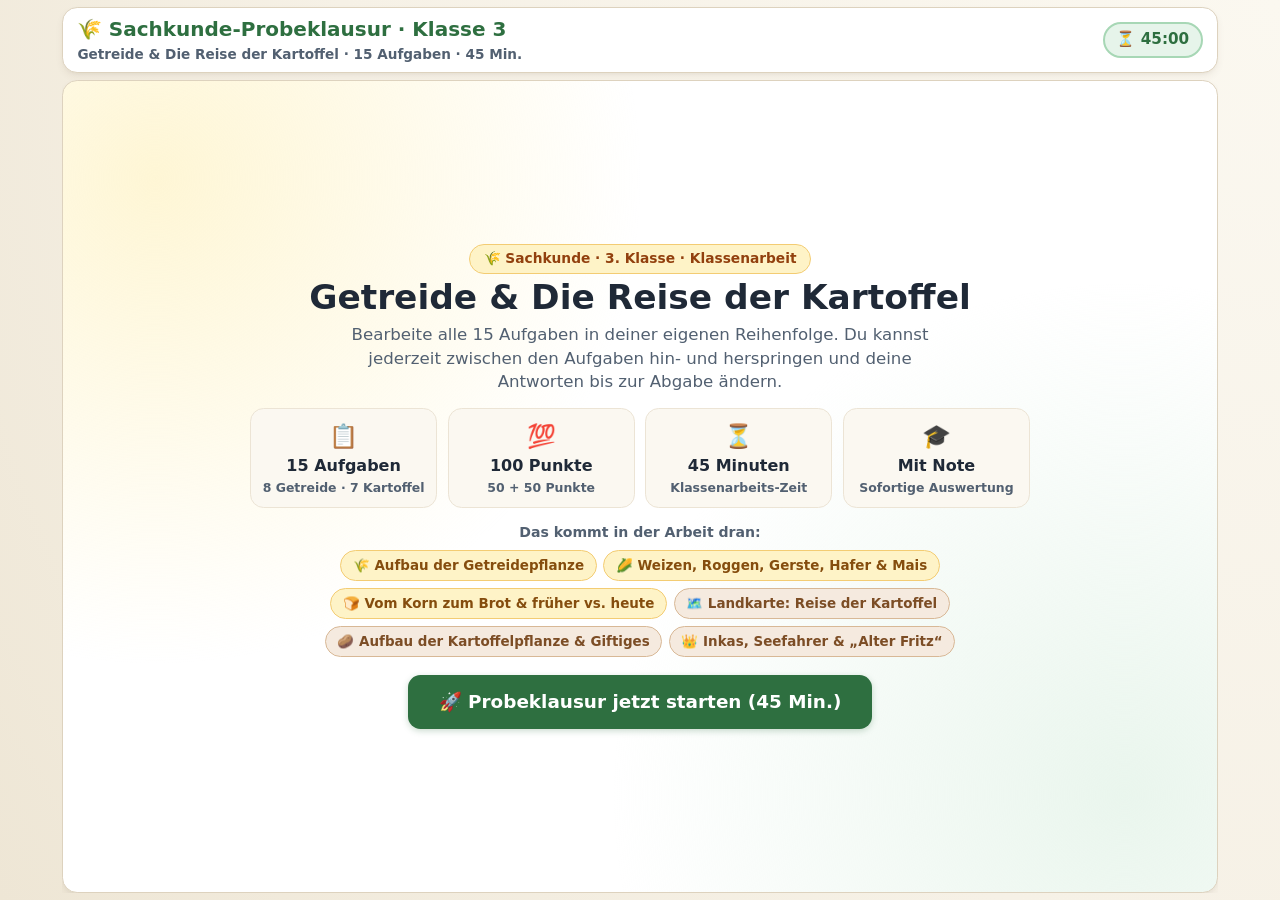
<file: projekte/probeklausuren-sachkunde/klasse-3-getreide-kartoffel/index.html>
<!doctype html>
<html lang="de">
<head>
  <meta charset="utf-8">
  <meta name="viewport" content="width=device-width, initial-scale=1, viewport-fit=cover">
  <title>Probeklausuren Sachkunde – 3 / Getreide &amp; Die Reise der Kartoffel</title>
  <link rel="stylesheet" href="style.css">
</head>
<body>
  <div class="app-shell">
    <!-- Kopfzeile -->
    <header>
      <div class="header-info">
        <div class="header-title">
          <span aria-hidden="true">🌾</span>
          <span>Sachkunde-Probeklausur · Klasse 3</span>
        </div>
        <div class="header-sub" id="headerSub">Getreide &amp; Die Reise der Kartoffel · 15 Aufgaben</div>
      </div>

      <div class="header-right">
        <div class="timer-badge" id="timerBadge" aria-live="off" title="Verbleibende Zeit (45 Minuten)">
          <span aria-hidden="true">⏳</span>
          <span id="timerText">45:00</span>
        </div>
        <button type="button" class="btn btn-secondary btn-compact" id="btnBackToResults" hidden>
          📊 Auswertung
        </button>
        <button type="button" class="btn btn-success btn-compact" id="btnHeaderSubmit" hidden>
          📝 Abgeben
        </button>
      </div>
    </header>

    <!-- 15-Aufgaben-Navigation -->
    <nav class="task-nav" id="taskNav" aria-label="Aufgaben-Navigation" hidden>
      <div class="task-tabs" id="taskTabs" role="tablist"></div>
    </nav>

    <!-- Hauptbereich -->
    <main>
      <!-- 1. Startbildschirm -->
      <section class="screen screen-start" id="startScreen" aria-labelledby="startHeading">
        <div class="start-card">
          <div class="start-hero-row">
            <div class="hero-badge">🌾 Sachkunde · 3. Klasse · Klassenarbeit</div>
            <h1 class="start-title" id="startHeading">Getreide &amp; Die Reise der Kartoffel</h1>
            <p class="start-desc">
              Bearbeite alle 15 Aufgaben in deiner eigenen Reihenfolge. Du kannst jederzeit zwischen den Aufgaben hin- und herspringen und deine Antworten bis zur Abgabe ändern.
            </p>
          </div>

          <div class="info-grid">
            <div class="info-box">
              <div class="info-box-icon" aria-hidden="true">📋</div>
              <div class="info-box-val">15 Aufgaben</div>
              <div class="info-box-label">8 Getreide · 7 Kartoffel</div>
            </div>
            <div class="info-box">
              <div class="info-box-icon" aria-hidden="true">💯</div>
              <div class="info-box-val">100 Punkte</div>
              <div class="info-box-label">50 + 50 Punkte</div>
            </div>
            <div class="info-box">
              <div class="info-box-icon" aria-hidden="true">⏳</div>
              <div class="info-box-val">45 Minuten</div>
              <div class="info-box-label">Klassenarbeits-Zeit</div>
            </div>
            <div class="info-box">
              <div class="info-box-icon" aria-hidden="true">🎓</div>
              <div class="info-box-val">Mit Note</div>
              <div class="info-box-label">Sofortige Auswertung</div>
            </div>
          </div>

          <div class="topics-block">
            <div class="topics-heading">Das kommt in der Arbeit dran:</div>
            <div class="topic-pills">
              <span class="topic-pill pill-grain">🌾 Aufbau der Getreidepflanze</span>
              <span class="topic-pill pill-grain">🌽 Weizen, Roggen, Gerste, Hafer &amp; Mais</span>
              <span class="topic-pill pill-grain">🍞 Vom Korn zum Brot &amp; früher vs. heute</span>
              <span class="topic-pill pill-potato">🗺️ Landkarte: Reise der Kartoffel</span>
              <span class="topic-pill pill-potato">🥔 Aufbau der Kartoffelpflanze &amp; Giftiges</span>
              <span class="topic-pill pill-potato">👑 Inkas, Seefahrer &amp; „Alter Fritz“</span>
            </div>
          </div>

          <div class="start-actions">
            <button type="button" class="btn btn-primary btn-start" id="btnStartExam">
              🚀 Probeklausur jetzt starten (45 Min.)
            </button>
          </div>
        </div>
      </section>

      <!-- 2. Aufgaben- und Korrektur-Bildschirm -->
      <section class="screen screen-exam" id="examScreen" hidden>
        <div class="task-header">
          <div class="task-title-wrap">
            <span class="task-num-badge" id="taskNumBadge">Aufgabe 1</span>
            <h2 class="task-title" id="taskTitle">Aufgabentitel</h2>
            <span class="task-topic-tag" id="taskTopicTag">Getreide</span>
            <span class="task-type-tag" id="taskTypeTag">Bild beschriften</span>
          </div>
          <span class="task-points" id="taskPoints">6 Punkte</span>
        </div>

        <p class="task-prompt" id="taskPrompt"></p>

        <div class="review-banner" id="reviewBanner" hidden></div>

        <div class="task-body" id="taskBody"></div>
      </section>

      <!-- 3. Ergebnis-Bildschirm -->
      <section class="screen screen-results" id="resultsScreen" hidden aria-labelledby="resultsHeading">
        <div class="results-container">
          <div class="results-top">
            <div>
              <div class="hero-badge" id="resultBadge">Klausur ausgewertet</div>
              <h2 class="results-heading" id="resultsHeading">Tolle Leistung!</h2>
              <p class="results-sub" id="resultsSub"></p>
            </div>
            <div class="grade-medallion" id="gradeMedallion">
              <div class="grade-label">Schulnote</div>
              <div class="grade-number" id="gradeNumber">1</div>
              <div class="grade-word" id="gradeWord">Sehr gut</div>
            </div>
          </div>

          <div class="results-stats-grid">
            <div class="stat-card">
              <div class="stat-label">Punkte gesamt</div>
              <div class="stat-value" id="statPoints">0 / 100</div>
              <div class="stat-sub" id="statPercent">0 %</div>
            </div>
            <div class="stat-card">
              <div class="stat-label">Benötigte Zeit</div>
              <div class="stat-value" id="statTime">00:00</div>
              <div class="stat-sub">von 45:00 Min.</div>
            </div>
            <div class="stat-card stat-topic">
              <div class="stat-label">🌾 Getreide</div>
              <div class="stat-value" id="statGrain">0 / 50</div>
              <div class="progress-track"><div class="progress-fill fill-grain" id="barGrain"></div></div>
            </div>
            <div class="stat-card stat-topic">
              <div class="stat-label">🥔 Kartoffel</div>
              <div class="stat-value" id="statPotato">0 / 50</div>
              <div class="progress-track"><div class="progress-fill fill-potato" id="barPotato"></div></div>
            </div>
          </div>

          <div class="results-tasks-section">
            <div class="results-section-head">
              <h3>Übersicht aller 15 Aufgaben</h3>
              <span class="hint-small">Tippe auf eine Aufgabe, um deine Lösung anzusehen</span>
            </div>
            <div class="results-task-grid" id="resultsTaskGrid"></div>
          </div>

          <div class="grade-key-box">
            <span class="grade-key-title">Notenschlüssel:</span>
            <span><b>1</b> ab 95 %</span>
            <span><b>2</b> ab 81 %</span>
            <span><b>3</b> ab 66 %</span>
            <span><b>4</b> ab 51 %</span>
            <span><b>5</b> ab 26 %</span>
            <span><b>6</b> unter 26 %</span>
          </div>

          <div class="results-actions">
            <button type="button" class="btn btn-primary" id="btnReviewFirst">
              🔍 Lösungen ansehen
            </button>
            <button type="button" class="btn btn-secondary" id="btnRestart">
              🔄 Neu starten
            </button>
          </div>
        </div>
      </section>
    </main>

    <!-- Fußzeile für Aufgaben-Navigation -->
    <footer class="exam-footer" id="examFooter" hidden>
      <button type="button" class="btn btn-secondary" id="btnPrevTask">
        ← Zurück
      </button>
      <div class="footer-progress" id="footerProgress">Aufgabe 1 von 15</div>
      <div class="footer-right">
        <button type="button" class="btn btn-primary" id="btnNextTask">
          Weiter →
        </button>
        <button type="button" class="btn btn-success" id="btnFooterSubmit" hidden>
          📝 Jetzt abgeben
        </button>
      </div>
    </footer>
  </div>

  <!-- Bestätigungs-Dialog vor der Abgabe -->
  <dialog class="modal-dialog" id="submitDialog" aria-labelledby="submitDialogTitle">
    <div class="modal-content">
      <h3 class="modal-title" id="submitDialogTitle">Probeklausur abgeben?</h3>
      <p class="modal-text" id="submitDialogText"></p>
      <div class="modal-actions">
        <button type="button" class="btn btn-secondary" id="btnCancelSubmit">
          Noch weiterarbeiten
        </button>
        <button type="button" class="btn btn-success" id="btnConfirmSubmit">
          ✅ Ja, jetzt auswerten
        </button>
      </div>
    </div>
  </dialog>

  <!-- Hinweis-Dialog wenn Zeit abgelaufen -->
  <dialog class="modal-dialog" id="timeoutDialog" aria-labelledby="timeoutDialogTitle">
    <div class="modal-content">
      <h3 class="modal-title" id="timeoutDialogTitle">⏰ Die Zeit ist um!</h3>
      <p class="modal-text">
        Die 45 Minuten sind abgelaufen. Deine bisherigen Antworten wurden gespeichert und sofort ausgewertet.
      </p>
      <div class="modal-actions">
        <button type="button" class="btn btn-primary" id="btnCloseTimeout">
          📊 Zur Auswertung
        </button>
      </div>
    </div>
  </dialog>

  <script src="illustrations.js"></script>
  <script src="exam.js"></script>
</body>
</html>
</file>
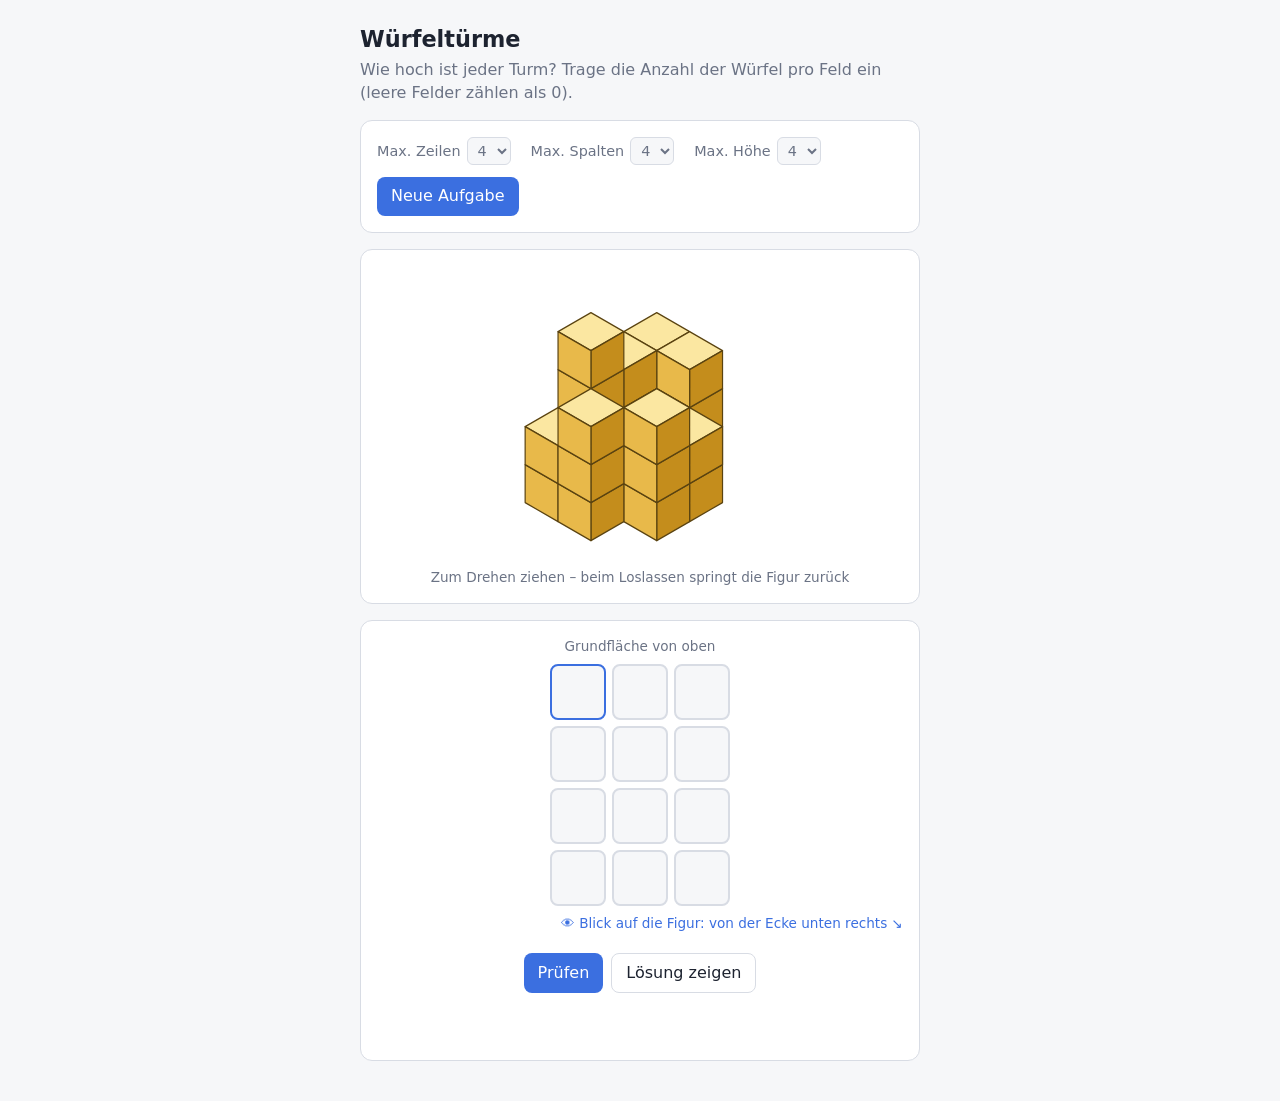
<file: projekte/wuerfeltuerme/v1/index.html>
<!doctype html>
<html lang="de">
<head>
<meta charset="utf-8">
<meta name="viewport" content="width=device-width, initial-scale=1">
<title>Würfeltürme</title>
<style>
  :root {
    --bg: #f6f7f9; --card: #fff; --text: #1d2330; --muted: #6b7385; --line: #d8dce4;
    --accent: #3b6fe0; --ok: #1f9d55; --bad: #d64545;
    --top: #fbe7a1; --left: #e8b94a; --right: #c48d1c; --edge: #5a4310;
  }
  @media (prefers-color-scheme: dark) {
    :root {
      --bg: #14171d; --card: #1e232d; --text: #e7eaf0; --muted: #98a1b3; --line: #343b49;
      --accent: #6c97f5; --ok: #46c27d; --bad: #f06b6b;
      --top: #f3d878; --left: #c9992f; --right: #94700f; --edge: #2a1f05;
    }
  }
  * { box-sizing: border-box; }
  body {
    margin: 0; padding: 24px 16px; background: var(--bg); color: var(--text);
    font: 16px/1.4 system-ui, -apple-system, "Segoe UI", sans-serif;
  }
  main { max-width: 560px; margin: 0 auto; }
  h1 { font-size: 1.4rem; margin: 0 0 4px; }
  .sub { color: var(--muted); margin: 0 0 16px; }
  .card { background: var(--card); border: 1px solid var(--line); border-radius: 12px; padding: 16px; margin-bottom: 16px; }
  .settings { display: flex; flex-wrap: wrap; gap: 12px 20px; align-items: center; }
  label.s { display: flex; align-items: center; gap: 6px; color: var(--muted); font-size: .9rem; }
  select, button, input { font: inherit; color: inherit; }
  select { background: var(--bg); border: 1px solid var(--line); border-radius: 6px; padding: 4px 6px; }
  button {
    background: var(--accent); color: #fff; border: 0; border-radius: 8px; padding: 8px 14px; cursor: pointer;
  }
  button.secondary { background: transparent; color: var(--text); border: 1px solid var(--line); }
  button:hover { filter: brightness(1.08); }
  #figure { display: block; margin: 0 auto; max-width: 100%; height: auto; }
  .cube-top { fill: var(--top); }
  .cube-top, .cube-side { stroke: var(--edge); stroke-width: 1.2; stroke-linejoin: round; }
  #figure { touch-action: none; cursor: grab; user-select: none; }
  #figure.dragging { cursor: grabbing; }
  .gridwrap { display: flex; flex-direction: column; align-items: center; gap: 8px; }
  #grid { display: grid; gap: 6px; }
  #grid input {
    width: 56px; height: 56px; text-align: center; font-size: 1.4rem; background: var(--bg);
    border: 2px solid var(--line); border-radius: 8px; -moz-appearance: textfield;
  }
  #grid input:focus { outline: none; border-color: var(--accent); }
  #grid input.ok { border-color: var(--ok); } #grid input.bad { border-color: var(--bad); }
  #grid input::-webkit-outer-spin-button, #grid input::-webkit-inner-spin-button { -webkit-appearance: none; margin: 0; }
  .hint { color: var(--muted); font-size: .85rem; text-align: center; }
  .eye { align-self: flex-end; color: var(--accent); font-size: .85rem; }
  .actions { display: flex; gap: 8px; flex-wrap: wrap; justify-content: center; margin-top: 12px; }
  #msg { min-height: 1.4em; text-align: center; margin-top: 12px; font-weight: 600; }
  #msg.ok { color: var(--ok); } #msg.bad { color: var(--bad); }
  #score { color: var(--muted); font-size: .9rem; text-align: center; }
</style>
</head>
<body>
<main>
  <h1>Würfeltürme</h1>
  <p class="sub">Wie hoch ist jeder Turm? Trage die Anzahl der Würfel pro Feld ein (leere Felder zählen als 0).</p>

  <div class="card settings">
    <label class="s">Max. Zeilen
      <select id="rows"><option>2</option><option>3</option><option selected>4</option><option>5</option></select>
    </label>
    <label class="s">Max. Spalten
      <select id="cols"><option>2</option><option>3</option><option selected>4</option><option>5</option></select>
    </label>
    <label class="s">Max. Höhe
      <select id="maxh"><option>2</option><option>3</option><option selected>4</option><option>5</option></select>
    </label>
    <button id="new">Neue Aufgabe</button>
  </div>

  <div class="card">
    <svg id="figure" role="img" aria-label="Figur aus Würfeln"></svg>
    <div class="hint">Zum Drehen ziehen – beim Loslassen springt die Figur zurück</div>
  </div>

  <div class="card gridwrap">
    <div class="hint">Grundfläche von oben</div>
    <div id="grid"></div>
    <div class="eye">👁 Blick auf die Figur: von der Ecke unten rechts ↘</div>
    <div class="actions">
      <button id="check">Prüfen</button>
      <button id="solve" class="secondary">Lösung zeigen</button>
    </div>
    <div id="msg"></div>
    <div id="score"></div>
  </div>
</main>

<script>
const S = 38;              // Pixel pro Würfelkante
const C = Math.sqrt(3) / 2;

const $ = id => document.getElementById(id);
let rows, cols, maxH, heights, solved, tries = 0, wins = 0;

// Isometrische Projektion: +x nach rechts unten, +y nach links unten, +z nach oben.
const proj = (x, y, z) => [(x - y) * C * S, ((x + y) * 0.5 - z) * S];

function heightAt(h, x, y) {
  return (y >= 0 && y < rows && x >= 0 && x < cols) ? h[y][x] : 0;
}

// Strahl vom Punkt p Richtung Betrachter (1,1,1); true, wenn ein Würfel im Weg ist.
function blocked(h, p) {
  for (let t = 1e-4; t < Math.max(rows, cols, maxH) + 2; t += 0.05) {
    const x = Math.floor(p[0] + t), y = Math.floor(p[1] + t), z = Math.floor(p[2] + t);
    if (x >= cols || y >= rows || z >= maxH) return false;
    if (z >= 0 && heightAt(h, x, y) > z) return true;
  }
  return false;
}

// Menge aller sichtbaren Würfelflächen. Zwei Türme-Anordnungen mit gleicher
// Signatur sehen im Bild identisch aus.
function signature(h) {
  const offs = [0.2, 0.5, 0.8], seen = [];
  for (let y = 0; y < rows; y++) for (let x = 0; x < cols; x++) for (let z = 0; z < h[y][x]; z++) {
    for (const face of ["top", "x", "y"]) {
      let vis = false;
      for (const u of offs) for (const v of offs) {
        const p = face === "top" ? [x + u, y + v, z + 1]
                : face === "x"   ? [x + 1, y + u, z + v]
                :                  [x + u, y + 1, z + v];
        if (!vis && !blocked(h, p)) vis = true;
      }
      if (vis) seen.push(`${x},${y},${z},${face}`);
    }
  }
  return seen.sort().join("|");
}

// Seitenflächen eines Einheitswürfels (ohne Boden) mit Normalen.
const FACES = [
  { n: [0, 0, 1],  v: [[0,0,1],[1,0,1],[1,1,1],[0,1,1]] },
  { n: [1, 0, 0],  v: [[1,0,0],[1,1,0],[1,1,1],[1,0,1]] },
  { n: [-1, 0, 0], v: [[0,0,0],[0,1,0],[0,1,1],[0,0,1]] },
  { n: [0, 1, 0],  v: [[0,1,0],[1,1,0],[1,1,1],[0,1,1]] },
  { n: [0, -1, 0], v: [[0,0,0],[1,0,0],[1,0,1],[0,0,1]] },
];

let figCubes = [], angle = 0, snapFrame = null;

// Dreht einen Punkt um die Mitte der Grundfläche.
function rot(x, y, a) {
  const dx = x - cols / 2, dy = y - rows / 2, c = Math.cos(a), s = Math.sin(a);
  return [cols / 2 + dx * c - dy * s, rows / 2 + dx * s + dy * c];
}

function projRot(x, y, z, a) {
  const [rx, ry] = rot(x, y, a);
  return proj(rx, ry, z);
}

function renderFigure(a) {
  const c = Math.cos(a), s = Math.sin(a);
  const rn = n => [n[0] * c - n[1] * s, n[0] * s + n[1] * c, n[2]];
  const depth = ([x, y, z]) => { const [rx, ry] = rot(x + 0.5, y + 0.5, a); return rx + ry + z + 0.5; };
  const occupied = (x, y, z) => z >= 0 && heightAt(heights, x, y) > z;

  let svg = "";
  for (const cube of [...figCubes].sort((p, q) => depth(p) - depth(q))) {
    const [x, y, z] = cube;
    for (const f of FACES) {
      const n = rn(f.n);
      if (n[0] + n[1] + n[2] <= 1e-9) continue;                 // vom Betrachter abgewandt
      if (occupied(x + f.n[0], y + f.n[1], z + f.n[2])) continue; // von Nachbarwürfel verdeckt
      const pts = f.v.map(([dx, dy, dz]) => projRot(x + dx, y + dy, z + dz, a).map(k => k.toFixed(1)).join(",")).join(" ");
      if (f.n[2]) svg += `<polygon class="cube-top" points="${pts}"/>`;
      else {
        const t = Math.min(1, Math.max(0, (1 - n[0] + n[1]) / 2));
        svg += `<polygon class="cube-side" style="fill:color-mix(in srgb, var(--left) ${(t * 100).toFixed(0)}%, var(--right))" points="${pts}"/>`;
      }
    }
  }
  $("figure").innerHTML = svg;
}

function drawFigure(h) {
  figCubes = [];
  for (let y = 0; y < rows; y++) for (let x = 0; x < cols; x++) for (let z = 0; z < h[y][x]; z++) figCubes.push([x, y, z]);

  // Ausschnitt über alle Drehwinkel hinweg, damit die Figur beim Drehen nicht springt.
  const top = Math.max(...h.flat());
  let minX = 1e9, maxX = -1e9, minY = 1e9, maxY = -1e9;
  for (let deg = 0; deg < 360; deg += 5) for (const x of [0, cols]) for (const y of [0, rows]) for (const z of [0, top]) {
    const [px, py] = projRot(x, y, z, deg * Math.PI / 180);
    minX = Math.min(minX, px); maxX = Math.max(maxX, px);
    minY = Math.min(minY, py); maxY = Math.max(maxY, py);
  }
  const pad = 8, w = maxX - minX + 2 * pad, hh = maxY - minY + 2 * pad;
  const el = $("figure");
  el.setAttribute("viewBox", `${minX - pad} ${minY - pad} ${w} ${hh}`);
  el.setAttribute("width", w);
  el.setAttribute("height", hh);
  cancelAnimationFrame(snapFrame);
  angle = 0;
  renderFigure(angle);
}

// Drehen per Ziehen; beim Loslassen zurück in die Ausgangsansicht (kürzester Weg).
(() => {
  const el = $("figure");
  let startX = null, startAngle = 0;
  el.addEventListener("pointerdown", e => {
    cancelAnimationFrame(snapFrame);
    startX = e.clientX; startAngle = angle;
    el.setPointerCapture(e.pointerId);
    el.classList.add("dragging");
  });
  el.addEventListener("pointermove", e => {
    if (startX === null) return;
    angle = startAngle + (e.clientX - startX) * 0.012;
    renderFigure(angle);
  });
  const release = () => {
    if (startX === null) return;
    startX = null;
    el.classList.remove("dragging");
    const full = 2 * Math.PI;
    const from = angle - Math.round(angle / full) * full, t0 = performance.now(), dur = 450;
    const step = now => {
      const k = Math.min(1, (now - t0) / dur), ease = 1 - Math.pow(1 - k, 3);
      angle = from * (1 - ease);
      renderFigure(angle);
      if (k < 1) snapFrame = requestAnimationFrame(step);
    };
    snapFrame = requestAnimationFrame(step);
  };
  el.addEventListener("pointerup", release);
  el.addEventListener("pointercancel", release);
})();

function buildGrid() {
  const g = $("grid");
  g.style.gridTemplateColumns = `repeat(${cols}, auto)`;
  g.innerHTML = "";
  for (let y = 0; y < rows; y++) for (let x = 0; x < cols; x++) {
    const i = document.createElement("input");
    i.type = "text"; i.inputMode = "numeric"; i.autocomplete = "off";
    i.dataset.x = x; i.dataset.y = y;
    i.setAttribute("aria-label", `Zeile ${y + 1}, Spalte ${x + 1}`);
    g.appendChild(i);
  }
}

const cell = (x, y) => $("grid").children[y * cols + x];

$("grid").addEventListener("input", e => {
  const i = e.target;
  i.value = i.value.replace(/\D/g, "").slice(-1);
  i.classList.remove("ok", "bad");
  if (i.value) {
    const next = cell(+i.dataset.x, +i.dataset.y).nextElementSibling;
    if (next) next.focus();
  }
});

$("grid").addEventListener("keydown", e => {
  const i = e.target, x = +i.dataset.x, y = +i.dataset.y;
  const move = { ArrowLeft: [-1, 0], ArrowRight: [1, 0], ArrowUp: [0, -1], ArrowDown: [0, 1] }[e.key];
  if (move) {
    const nx = x + move[0], ny = y + move[1];
    if (nx >= 0 && nx < cols && ny >= 0 && ny < rows) { e.preventDefault(); cell(nx, ny).focus(); }
  } else if (e.key === "Enter") check();
});

function newTask() {
  const randBetween = (lo, hi) => lo + Math.floor(Math.random() * (hi - lo + 1));
  rows = randBetween(2, +$("rows").value);
  cols = randBetween(2, +$("cols").value);
  maxH = randBetween(2, +$("maxh").value);
  let h, total;
  do {
    h = Array.from({ length: rows }, () =>
      Array.from({ length: cols }, () => Math.random() < 0.25 ? 0 : 1 + Math.floor(Math.random() * maxH)));
    total = h.flat().reduce((a, b) => a + b, 0);
  } while (total < 3 || !h.flat().includes(maxH) && Math.random() < 0.7);
  heights = h;
  solved = signature(h);
  drawFigure(h);
  buildGrid();
  setMsg("");
  cell(0, 0).focus();
}

function setMsg(text, cls = "") {
  $("msg").textContent = text;
  $("msg").className = cls;
  $("score").textContent = tries ? `${wins} von ${tries} richtig` : "";
}

function check() {
  const guess = [];
  for (let y = 0; y < rows; y++) {
    guess.push([]);
    for (let x = 0; x < cols; x++) {
      guess[y].push(+cell(x, y).value);
    }
  }
  tries++;
  let wrong = 0;
  for (let y = 0; y < rows; y++) for (let x = 0; x < cols; x++) if (guess[y][x] !== heights[y][x]) wrong++;
  if (wrong === 0) { wins++; setMsg("Richtig! ✓", "ok"); }
  else if (signature(guess) === solved) {
    wins++;
    setMsg("Richtig! ✓ (Dein Ergebnis sieht im Bild identisch aus – verdeckte Würfel lassen sich hier nicht unterscheiden.)", "ok");
  } else setMsg(`Nicht ganz – ${wrong} ${wrong === 1 ? "Feld ist" : "Felder sind"} falsch.`, "bad");
}

function showSolution() {
  for (let y = 0; y < rows; y++) for (let x = 0; x < cols; x++) {
    const c = cell(x, y); c.value = heights[y][x]; c.classList.add("ok");
  }
  setMsg("Lösung eingeblendet.");
}

$("new").onclick = newTask;
$("check").onclick = check;
$("solve").onclick = showSolution;
["rows", "cols", "maxh"].forEach(id => $(id).onchange = newTask);
newTask();
</script>
</body>
</html>
</file>
<file: projekte/blitzaufgaben/mathe/style.css>
/* Blitzaufgaben: Mathe – Stylesheet */
:root {
  --farbe-hintergrund: #f0f4f8;
  --farbe-karte: #ffffff;
  --farbe-primaer: #2563eb;
  --farbe-primaer-dunkel: #1d4ed8;
  --farbe-akzent: #f59e0b;
  --farbe-erfolg: #10b981;
  --farbe-fehler: #ef4444;
  --farbe-text: #1e293b;
  --farbe-text-hell: #64748b;
  --farbe-taste: #f8fafc;
  --farbe-taste-border: #cbd5e1;
  --farbe-taste-hover: #e2e8f0;
  --farbe-taste-active: #cbd5e1;
  
  --radius-gross: 1.25rem;
  --radius-mittel: 0.75rem;
  --radius-klein: 0.5rem;
  --schatten: 0 4px 14px rgba(0, 0, 0, 0.08);
  --schatten-stark: 0 8px 24px rgba(0, 0, 0, 0.12);
}

*, *::before, *::after {
  box-sizing: border-box;
  margin: 0;
  padding: 0;
}

body {
  font-family: system-ui, -apple-system, BlinkMacSystemFont, "Segoe UI", Roboto, sans-serif;
  background: var(--farbe-hintergrund);
  color: var(--farbe-text);
  height: 100dvh;
  min-height: 100dvh;
  overflow: hidden;
  display: flex;
  justify-content: center;
  align-items: center;
  padding-top: env(safe-area-inset-top);
  padding-bottom: env(safe-area-inset-bottom);
  padding-left: env(safe-area-inset-left);
  padding-right: env(safe-area-inset-right);
  user-select: none;
  -webkit-user-select: none;
}

.app-container {
  width: 100%;
  max-width: 44rem;
  height: 100dvh;
  display: flex;
  flex-direction: column;
  position: relative;
  overflow: hidden;
}

/* =========================================================================
   SCREENS
   ========================================================================= */
.screen {
  flex: 1;
  display: flex;
  flex-direction: column;
  height: 100%;
  padding: clamp(0.75rem, 2vh, 1.5rem);
  overflow: hidden;
}

.screen[hidden] {
  display: none !important;
}

/* =========================================================================
   KOPFZEILEN
   ========================================================================= */
.app-header, .game-header {
  display: flex;
  align-items: center;
  justify-content: space-between;
  gap: 0.75rem;
  padding-bottom: 0.5rem;
  flex-shrink: 0;
}

.nav-back {
  display: inline-flex;
  align-items: center;
  font-size: 1.1rem;
  font-weight: 600;
  color: var(--farbe-text-hell);
  text-decoration: none;
  padding: 0.5rem 0.75rem;
  border-radius: var(--radius-klein);
  background: rgba(255, 255, 255, 0.6);
  min-height: 48px;
}

.nav-back:hover {
  color: var(--farbe-primaer);
  background: #ffffff;
}

.btn-icon {
  background: #ffffff;
  border: 1px solid var(--farbe-taste-border);
  font-size: 1.3rem;
  border-radius: 50%;
  width: 48px;
  height: 48px;
  cursor: pointer;
  display: flex;
  align-items: center;
  justify-content: center;
  box-shadow: 0 2px 6px rgba(0,0,0,0.06);
  transition: transform 0.1s, background 0.15s;
}

.btn-icon:active {
  transform: scale(0.92);
}

/* =========================================================================
   START-BILDSCHIRM
   ========================================================================= */
.start-content {
  flex: 1;
  display: flex;
  flex-direction: column;
  align-items: center;
  justify-content: center;
  text-align: center;
  gap: clamp(0.5rem, 1.8vh, 1.25rem);
}

.hero-badge {
  display: inline-block;
  background: #fef3c7;
  color: #b45309;
  font-weight: 700;
  font-size: 0.95rem;
  padding: 0.35rem 0.85rem;
  border-radius: 999px;
  border: 1px solid #fde68a;
}

.spiel-titel {
  font-size: clamp(1.8rem, 4.5vh, 2.6rem);
  font-weight: 800;
  color: #0f172a;
  letter-spacing: -0.02em;
}

.spiel-untertitel {
  font-size: clamp(1rem, 2.2vh, 1.25rem);
  color: var(--farbe-text-hell);
  max-width: 28rem;
}

.auswahl-sektion {
  width: 100%;
  max-width: 30rem;
  background: var(--farbe-karte);
  padding: clamp(0.6rem, 1.5vh, 1.1rem);
  border-radius: var(--radius-gross);
  box-shadow: var(--schatten);
  display: flex;
  flex-direction: column;
  gap: 0.5rem;
}

.auswahl-ueberschrift {
  font-size: 0.95rem;
  font-weight: 700;
  color: var(--farbe-text-hell);
  text-transform: uppercase;
  letter-spacing: 0.05em;
  text-align: left;
}

.typen-liste {
  display: flex;
  flex-direction: column;
  gap: 0.5rem;
}

.typ-karte {
  display: grid;
  grid-template-columns: auto 1fr;
  grid-template-rows: auto auto;
  column-gap: 0.85rem;
  row-gap: 0.15rem;
  align-items: center;
  text-align: left;
  background: var(--farbe-taste);
  border: 2px solid var(--farbe-taste-border);
  border-radius: var(--radius-mittel);
  padding: clamp(0.5rem, 1.2vh, 0.75rem) clamp(0.75rem, 1.8vw, 1rem);
  cursor: pointer;
  transition: all 0.15s ease;
  min-height: 52px;
}

.typ-karte:hover {
  background: #ffffff;
  border-color: var(--farbe-primaer);
}

.typ-karte.aktiv {
  background: #eff6ff;
  border-color: var(--farbe-primaer);
  box-shadow: 0 0 0 2px rgba(37, 99, 235, 0.2);
}

.typ-badge {
  grid-row: 1 / span 2;
  font-size: 1.35rem;
  font-weight: 800;
  background: #dbeafe;
  color: var(--farbe-primaer-dunkel);
  padding: 0.4rem 0.75rem;
  border-radius: var(--radius-mittel);
  border: 1px solid #bfdbfe;
  font-family: monospace;
}

.typ-titel {
  font-size: 1.15rem;
  font-weight: 700;
  color: var(--farbe-text);
}

.typ-beschreibung {
  font-size: 0.85rem;
  color: var(--farbe-text-hell);
}

.start-rekord-box {
  display: flex;
  align-items: center;
  gap: 0.5rem;
  font-size: 1.05rem;
  font-weight: 600;
  color: #854d0e;
  background: #fef9c3;
  padding: 0.45rem 1.1rem;
  border-radius: 999px;
  border: 1px solid #fef08a;
}

.btn-primaer {
  background: var(--farbe-primaer);
  color: #ffffff;
  font-size: clamp(1.15rem, 2.5vh, 1.35rem);
  font-weight: 700;
  border: none;
  border-radius: var(--radius-mittel);
  padding: 0.85rem 1.8rem;
  cursor: pointer;
  box-shadow: 0 4px 12px rgba(37, 99, 235, 0.35);
  transition: transform 0.1s, background 0.15s;
  min-height: 52px;
}

.btn-primaer:hover {
  background: var(--farbe-primaer-dunkel);
}

.btn-primaer:active {
  transform: scale(0.97);
}

/* =========================================================================
   SPIEL-BILDSCHIRM (60 SEKUNDEN SPRINT)
   ========================================================================= */
.game-header {
  display: grid;
  grid-template-columns: 80px 1fr 48px;
  align-items: center;
  gap: 0.75rem;
}

.punkte-box {
  background: #ffffff;
  border: 1px solid var(--farbe-taste-border);
  border-radius: var(--radius-mittel);
  padding: 0.25rem 0.5rem;
  text-align: center;
  box-shadow: var(--schatten);
}

.status-label {
  display: block;
  font-size: 0.7rem;
  text-transform: uppercase;
  color: var(--farbe-text-hell);
  font-weight: 700;
}

.status-wert {
  display: block;
  font-size: 1.35rem;
  font-weight: 800;
  color: var(--farbe-akzent);
}

.timer-container {
  display: flex;
  flex-direction: column;
  gap: 0.25rem;
}

.timer-anzeige {
  display: flex;
  align-items: center;
  justify-content: center;
  gap: 0.35rem;
}

.timer-sekunden {
  font-size: 1.4rem;
  font-weight: 800;
  color: var(--farbe-text);
  font-variant-numeric: tabular-nums;
}

.timer-sekunden.warnung {
  color: var(--farbe-fehler);
  animation: pulse-warn 0.6s infinite alternate;
}

.timer-balken-huelle {
  height: 8px;
  background: #e2e8f0;
  border-radius: 999px;
  overflow: hidden;
}

.timer-balken {
  height: 100%;
  width: 100%;
  background: var(--farbe-primaer);
  border-radius: 999px;
  transition: width 0.1s linear, background-color 0.3s;
}

.timer-balken.warnung {
  background: var(--farbe-fehler);
}

@keyframes pulse-warn {
  0% { transform: scale(1); }
  100% { transform: scale(1.1); }
}

.game-content {
  flex: 1;
  display: flex;
  flex-direction: column;
  justify-content: space-between;
  gap: clamp(0.5rem, 1.5vh, 1rem);
  overflow: hidden;
}

/* AUFGABEN-KARTE */
.aufgabe-karte {
  position: relative;
  background: var(--farbe-karte);
  border-radius: var(--radius-gross);
  box-shadow: var(--schatten);
  padding: clamp(0.75rem, 2.5vh, 1.5rem);
  display: flex;
  align-items: center;
  justify-content: center;
  min-height: clamp(5.5rem, 15vh, 9rem);
  flex-shrink: 0;
}

.feedback-ebene {
  position: absolute;
  inset: 0;
  pointer-events: none;
  display: flex;
  align-items: center;
  justify-content: center;
}

.kaching-partikel {
  position: absolute;
  font-size: 2.2rem;
  font-weight: 900;
  color: #15803d;
  background: #dcfce7;
  padding: 0.2rem 0.8rem;
  border-radius: 999px;
  border: 2px solid #86efac;
  box-shadow: 0 4px 12px rgba(22, 101, 52, 0.2);
  animation: float-kaching 0.7s ease-out forwards;
}

@keyframes float-kaching {
  0% {
    opacity: 0;
    transform: translateY(10px) scale(0.7);
  }
  30% {
    opacity: 1;
    transform: translateY(-10px) scale(1.15);
  }
  100% {
    opacity: 0;
    transform: translateY(-45px) scale(1.05);
  }
}

.rechen-zeile {
  display: flex;
  flex-direction: column;
  align-items: center;
  justify-content: center;
  gap: clamp(0.25rem, 1vh, 0.65rem);
  width: 100%;
}

.aufgabe-term {
  font-size: clamp(2rem, 5.5vh, 3.4rem);
  font-weight: 800;
  color: #0f172a;
  letter-spacing: 0.03em;
  font-variant-numeric: tabular-nums;
  transition: transform 0.15s;
  white-space: nowrap;
  line-height: 1.1;
  text-align: center;
}

.aufgabe-term.erfolg-puls {
  animation: pulse-erfolg 0.25s ease-out;
}

@keyframes pulse-erfolg {
  0% { transform: scale(1); }
  50% { transform: scale(1.12); color: var(--farbe-erfolg); }
  100% { transform: scale(1); }
}

.loesung-zeile {
  display: flex;
  align-items: center;
  justify-content: center;
  gap: clamp(0.5rem, 1.5vw, 0.85rem);
}

.ist-gleich {
  font-size: clamp(2rem, 5.5vh, 3.4rem);
  font-weight: 800;
  color: #0f172a;
  line-height: 1;
}

.antwort-display {
  display: inline-flex;
  align-items: center;
  justify-content: center;
  min-width: clamp(4.2rem, 11vw, 6.8rem);
  height: clamp(3rem, 6.8vh, 4.4rem);
  padding: 0 clamp(0.4rem, 1.2vw, 0.85rem);
  background: #f1f5f9;
  border: 3px solid var(--farbe-primaer);
  border-radius: var(--radius-mittel);
  color: var(--farbe-primaer-dunkel);
  font-size: clamp(1.8rem, 4.8vh, 2.8rem);
  font-weight: 800;
  font-variant-numeric: tabular-nums;
  box-shadow: inset 0 2px 4px rgba(0,0,0,0.06);
  flex-shrink: 0;
  white-space: nowrap;
}

.antwort-display.platzhalter {
  color: #94a3b8;
  font-weight: 400;
}

.antwort-display.fehler-shake {
  border-color: var(--farbe-fehler);
  background: #fef2f2;
  color: var(--farbe-fehler);
  animation: shake 0.25s ease-in-out;
}

@keyframes shake {
  0%, 100% { transform: translateX(0); }
  25% { transform: translateX(-8px); }
  75% { transform: translateX(8px); }
}

/* TASTEN-BLOCK & ZIFFERN */
.tasten-block {
  display: flex;
  flex-direction: column;
  gap: clamp(0.25rem, 0.8vh, 0.45rem);
  width: 100%;
  max-width: 28rem;
  margin: 0 auto;
  flex-shrink: 0;
}

.ziffern-grid {
  display: grid;
  grid-template-columns: repeat(3, 1fr);
  gap: clamp(0.3rem, 0.9vh, 0.55rem);
}

.taste {
  background: var(--farbe-karte);
  border: 2px solid var(--farbe-taste-border);
  border-radius: var(--radius-mittel);
  color: var(--farbe-text);
  font-size: clamp(1.3rem, 3vh, 1.85rem);
  font-weight: 700;
  height: clamp(44px, 5.8vh, 58px);
  cursor: pointer;
  display: flex;
  align-items: center;
  justify-content: center;
  box-shadow: 0 2px 4px rgba(0,0,0,0.05);
  transition: transform 0.08s, background 0.12s, border-color 0.12s;
  touch-action: manipulation;
}

.taste:hover {
  background: var(--farbe-taste-hover);
  border-color: #94a3b8;
}

.taste:active {
  transform: scale(0.94);
  background: var(--farbe-taste-active);
}

.taste-loeschen {
  background: #f8fafc;
  color: #64748b;
  font-size: clamp(1.2rem, 3vh, 1.7rem);
}

.taste-ok {
  background: var(--farbe-erfolg);
  border-color: #059669;
  color: #ffffff;
  font-size: clamp(1.4rem, 3.5vh, 2rem);
  box-shadow: 0 3px 8px rgba(16, 185, 129, 0.35);
}

.taste-ok:hover {
  background: #059669;
}

.taste-ok:active {
  background: #047857;
}

/* =========================================================================
   ERGEBNIS-BILDSCHIRM
   ========================================================================= */
.end-content {
  flex: 1;
  display: flex;
  flex-direction: column;
  align-items: center;
  justify-content: center;
  text-align: center;
  gap: clamp(0.75rem, 2vh, 1.5rem);
}

.pokal-gross {
  font-size: clamp(2.5rem, 6vh, 4rem);
}

.end-titel {
  font-size: clamp(1.8rem, 4vh, 2.4rem);
  font-weight: 800;
  color: #0f172a;
}

.ergebnis-karte {
  background: var(--farbe-karte);
  padding: clamp(1rem, 2.5vh, 1.75rem);
  border-radius: var(--radius-gross);
  box-shadow: var(--schatten-stark);
  width: 100%;
  max-width: 26rem;
  display: flex;
  flex-direction: column;
  align-items: center;
  gap: 0.6rem;
}

.punkte-kreis {
  display: flex;
  flex-direction: column;
  align-items: center;
  justify-content: center;
  background: #eff6ff;
  border: 3px solid #bfdbfe;
  width: clamp(6.5rem, 15vh, 9rem);
  height: clamp(6.5rem, 15vh, 9rem);
  border-radius: 50%;
  box-shadow: inset 0 2px 6px rgba(37, 99, 235, 0.1);
}

.grosse-punktzahl {
  font-size: clamp(2.8rem, 6.5vh, 4rem);
  font-weight: 900;
  color: var(--farbe-primaer);
  line-height: 1;
}

.punkte-einheit {
  font-size: 0.95rem;
  font-weight: 700;
  color: var(--farbe-text-hell);
  text-transform: uppercase;
  letter-spacing: 0.05em;
}

.end-statistik {
  font-size: 1.1rem;
  font-weight: 600;
  color: var(--farbe-text-hell);
}

.rekord-badge {
  background: #fef08a;
  color: #854d0e;
  font-weight: 800;
  font-size: 1.1rem;
  padding: 0.4rem 1rem;
  border-radius: 999px;
  border: 1px solid #facc15;
}

.end-hinweis {
  font-size: 0.95rem;
  color: var(--farbe-text-hell);
}

.end-aktionen {
  display: flex;
  flex-direction: column;
  gap: 0.6rem;
  width: 100%;
  max-width: 20rem;
}

.btn-sekundaer {
  background: #ffffff;
  color: var(--farbe-text);
  border: 2px solid var(--farbe-taste-border);
  font-size: 1.05rem;
  font-weight: 700;
  border-radius: var(--radius-mittel);
  padding: 0.75rem 1.25rem;
  cursor: pointer;
  box-shadow: 0 2px 4px rgba(0,0,0,0.04);
  transition: background 0.15s, border-color 0.15s;
  min-height: 50px;
}

.btn-sekundaer:hover {
  background: var(--farbe-taste-hover);
  border-color: #94a3b8;
}

/* =========================================================================
   RESPONSIVITÄT: QUERFORMAT & LAPTOP (16:10 / DESKTOP)
   ========================================================================= */
@media (min-width: 768px) and (orientation: landscape), (min-height: 560px) and (min-width: 700px) {
  .app-container {
    max-width: 52rem;
  }

  .game-content {
    flex-direction: row;
    align-items: center;
    justify-content: center;
    gap: 2rem;
  }

  .aufgabe-karte {
    flex: 1;
    min-height: 16rem;
    height: 100%;
    max-height: 22rem;
  }

  .tasten-block {
    width: 18rem;
    flex-shrink: 0;
  }
}
</file>
<file: projekte/iq-test/erwachsene/style.css>
/* Responsives Styling für den IQ-Test (Erwachsene) */
:root {
  --bg-gradient: linear-gradient(135deg, #f0f4fc 0%, #e8edf8 100%);
  --card-bg: #ffffff;
  --shape-bg: #f8fafc;
  --text-main: #182030;
  --text-muted: #56647e;
  --primary: #2d5be3;
  --primary-dark: #1b40b2;
  --primary-light: #ebf1ff;
  --success: #15803d;
  --success-bg: #edfbf2;
  --danger: #dc2626;
  --danger-bg: #fef2f2;
  --border: #d2dae8;
  --border-focus: #2d5be3;
  --shadow: 0 4px 16px rgba(22, 38, 70, 0.08);
  --radius: 12px;

  /* Farben für 3D-Würfel */
  --cube-top: #e2edff;
  --cube-left: #c2d8fc;
  --cube-right: #9abef5;
  --cube-edge: #2d5be3;
}

@media (prefers-color-scheme: dark) {
  :root {
    --bg-gradient: linear-gradient(135deg, #10141f 0%, #151b2a 100%);
    --card-bg: #1c2438;
    --shape-bg: #161d2d;
    --text-main: #edf2f9;
    --text-muted: #9aa9c4;
    --primary: #4a77ff;
    --primary-dark: #7aa0ff;
    --primary-light: #1f2b48;
    --success: #34d399;
    --success-bg: #0d281e;
    --danger: #f87171;
    --danger-bg: #2d1515;
    --border: #2e3a54;
    --border-focus: #4a77ff;
    --shadow: 0 4px 20px rgba(0, 0, 0, 0.4);

    --cube-top: #36486d;
    --cube-left: #283754;
    --cube-right: #1c273e;
    --cube-edge: #5b87ff;
  }
}

* {
  box-sizing: border-box;
  margin: 0;
  padding: 0;
  -webkit-tap-highlight-color: transparent;
}

html, body {
  height: 100%;
  width: 100%;
  font-family: system-ui, -apple-system, BlinkMacSystemFont, "Segoe UI", Roboto, sans-serif;
  color: var(--text-main);
  background: var(--bg-gradient);
  line-height: 1.4;
  overflow: hidden;
  user-select: none;
}

/* Screen Wrapper */
.screen {
  height: 100vh;
  height: 100dvh;
  width: 100%;
  max-width: 1040px;
  margin: 0 auto;
  display: flex;
  flex-direction: column;
  padding: max(0.5rem, env(safe-area-inset-top))
           max(0.75rem, env(safe-area-inset-right))
           max(0.5rem, env(safe-area-inset-bottom))
           max(0.75rem, env(safe-area-inset-left));
  overflow: hidden;
}

.hidden {
  display: none !important;
}

/* ==========================================================================
   1. INTRO SCREEN
   ========================================================================== */
#screen-intro {
  overflow-y: auto;
  padding-top: 1.5rem;
  padding-bottom: 2rem;
}

.intro-card {
  background: var(--card-bg);
  border: 1px solid var(--border);
  border-radius: var(--radius);
  padding: clamp(1.2rem, 3vmin, 2.2rem);
  box-shadow: var(--shadow);
  max-width: 720px;
  margin: auto;
}

.badge-tag {
  display: inline-block;
  background: var(--primary-light);
  color: var(--primary);
  font-size: 0.85rem;
  font-weight: 700;
  padding: 0.25rem 0.75rem;
  border-radius: 999px;
  margin-bottom: 0.75rem;
  letter-spacing: 0.03em;
}

.intro-card h1 {
  font-size: clamp(1.4rem, 1.1rem + 1.6vmin, 2.2rem);
  color: var(--primary);
  margin-bottom: 0.5rem;
  line-height: 1.25;
}

.intro-desc {
  color: var(--text-muted);
  font-size: clamp(0.95rem, 0.85rem + 0.5vmin, 1.1rem);
  margin-bottom: 1.2rem;
}

.intro-features {
  display: grid;
  grid-template-columns: repeat(auto-fit, minmax(240px, 1fr));
  gap: 0.75rem;
  margin-bottom: 1.5rem;
}

.feat-item {
  background: var(--shape-bg);
  border: 1px solid var(--border);
  border-radius: 10px;
  padding: 0.75rem 1rem;
}

.feat-title {
  font-weight: 700;
  font-size: 0.95rem;
  color: var(--text-main);
  margin-bottom: 0.2rem;
}

.feat-desc {
  font-size: 0.85rem;
  color: var(--text-muted);
}

.mode-section {
  margin-bottom: 1.5rem;
}

.mode-label {
  font-weight: 700;
  font-size: 0.95rem;
  margin-bottom: 0.6rem;
  display: block;
}

.mode-options {
  display: grid;
  grid-template-columns: 1fr 1fr;
  gap: 0.75rem;
}

.mode-btn {
  background: var(--shape-bg);
  border: 2px solid var(--border);
  border-radius: 10px;
  padding: 0.8rem 1rem;
  text-align: left;
  cursor: pointer;
  color: inherit;
  font: inherit;
  transition: all 0.2s ease;
  min-height: 48px;
}

.mode-btn:hover {
  border-color: var(--primary);
}

.mode-btn.active {
  border-color: var(--primary);
  background: var(--primary-light);
}

.mode-name {
  display: block;
  font-weight: 700;
  font-size: 0.95rem;
  color: var(--primary);
}

.mode-sub {
  display: block;
  font-size: 0.8rem;
  color: var(--text-muted);
  margin-top: 0.2rem;
}

.btn-primary {
  display: flex;
  align-items: center;
  justify-content: center;
  width: 100%;
  background: var(--primary);
  color: #ffffff;
  border: none;
  border-radius: 10px;
  padding: 0.9rem 1.5rem;
  font-size: 1.1rem;
  font-weight: 700;
  cursor: pointer;
  min-height: 48px;
  transition: filter 0.15s ease, transform 0.1s ease;
}

.btn-primary:hover {
  filter: brightness(1.08);
}

.btn-primary:active {
  transform: scale(0.98);
}

/* ==========================================================================
   2. TEST SCREEN (Konsequent kein Scrollen)
   ========================================================================== */
#screen-test {
  display: flex;
  flex-direction: column;
  gap: 0.5rem;
  overflow: hidden;
}

/* Topbar */
.test-topbar {
  display: flex;
  align-items: center;
  gap: 0.75rem;
  flex-shrink: 0;
  padding: 0.2rem 0;
}

.btn-icon-subtle {
  background: transparent;
  border: 1px solid var(--border);
  color: var(--text-muted);
  border-radius: 8px;
  padding: 0.4rem 0.75rem;
  font-size: 0.85rem;
  font-weight: 600;
  cursor: pointer;
  min-height: 44px;
}

.btn-icon-subtle:hover {
  border-color: var(--text-main);
  color: var(--text-main);
}

.progress-container {
  flex: 1;
  display: flex;
  gap: 3px;
  align-items: center;
  min-width: 0;
}

.prog-seg {
  flex: 1;
  height: 6px;
  background: var(--border);
  border-radius: 3px;
  transition: all 0.2s ease;
}

.prog-seg.done {
  background: var(--primary);
}

.prog-seg.current {
  background: var(--primary-dark);
  height: 10px;
  box-shadow: 0 0 0 2px var(--card-bg), 0 0 0 4px var(--primary);
}

.timer-box {
  background: var(--card-bg);
  border: 1.5px solid var(--border);
  border-radius: 999px;
  padding: 0.3rem 0.8rem;
  font-variant-numeric: tabular-nums;
  font-weight: 800;
  font-size: 0.95rem;
  color: var(--text-main);
  white-space: nowrap;
  min-height: 38px;
  display: flex;
  align-items: center;
}

.timer-box.urgent {
  color: var(--danger);
  border-color: var(--danger);
  background: var(--danger-bg);
  animation: pulse 1s infinite alternate;
}

.timer-box.free-mode {
  font-weight: 600;
  color: var(--text-muted);
}

@keyframes pulse {
  from { opacity: 1; }
  to { opacity: 0.6; }
}

/* Question Area */
.test-card {
  flex: 1;
  min-height: 0;
  background: var(--card-bg);
  border: 1px solid var(--border);
  border-radius: var(--radius);
  box-shadow: var(--shadow);
  display: flex;
  flex-direction: column;
  padding: clamp(0.6rem, 1.5vmin, 1.2rem);
  overflow: hidden;
}

.task-header {
  display: flex;
  align-items: baseline;
  justify-content: space-between;
  gap: 0.5rem;
  margin-bottom: 0.25rem;
  flex-shrink: 0;
}

.cat-pill {
  font-size: 0.8rem;
  font-weight: 700;
  color: var(--primary);
  background: var(--primary-light);
  padding: 0.2rem 0.6rem;
  border-radius: 6px;
}

.task-headline {
  font-size: clamp(0.95rem, 0.8rem + 0.6vmin, 1.15rem);
  font-weight: 700;
  color: var(--text-main);
}

.task-question {
  font-size: clamp(0.9rem, 0.8rem + 0.4vmin, 1.05rem);
  color: var(--text-muted);
  margin-bottom: 0.4rem;
  flex-shrink: 0;
}

/* Visual Container */
.visual-area {
  flex: 1;
  min-height: 0;
  display: flex;
  align-items: center;
  justify-content: center;
  padding: 0.25rem;
  background: var(--shape-bg);
  border-radius: 8px;
  border: 1px solid var(--border);
  margin-bottom: 0.5rem;
  overflow: hidden;
}

.task-svg {
  max-width: 100%;
  max-height: 100%;
  width: auto;
  height: auto;
  display: block;
}

/* Spezifische Aufgabengrafiken */
.seq-card {
  display: flex;
  align-items: center;
  justify-content: center;
  width: 100%;
  height: 100%;
}

.seq-nums {
  display: flex;
  align-items: center;
  flex-wrap: wrap;
  justify-content: center;
  gap: clamp(0.3rem, 1.2vmin, 0.8rem);
}

.num-box {
  background: var(--card-bg);
  border: 2px solid var(--border);
  border-radius: 8px;
  padding: clamp(0.4rem, 1.2vmin, 0.8rem) clamp(0.6rem, 1.8vmin, 1.2rem);
  font-size: clamp(1.2rem, 1rem + 1.2vmin, 1.8rem);
  font-weight: 800;
  font-variant-numeric: tabular-nums;
  box-shadow: 0 2px 6px rgba(0,0,0,0.05);
}

.num-box.target {
  border-color: var(--primary);
  background: var(--primary-light);
  color: var(--primary);
}

.num-box.c1 { border-color: #3b82f6; }
.num-box.c2 { border-color: #f97316; }

.op {
  font-size: 1.4rem;
  color: var(--text-muted);
  font-weight: bold;
}

.tri-container {
  display: flex;
  align-items: center;
  justify-content: center;
  gap: 1rem;
  flex-wrap: wrap;
}

.tri-item {
  width: clamp(80px, 18vmin, 130px);
}

.tri-svg {
  width: 100%;
  height: auto;
}

.spatial-wrap {
  display: flex;
  flex-direction: column;
  align-items: center;
  justify-content: center;
  height: 100%;
  width: 100%;
}

.net-svg, .iso-svg, .block-svg {
  max-height: clamp(110px, 24vmin, 170px);
  max-width: 100%;
}

.hint-label {
  font-size: 0.8rem;
  color: var(--text-muted);
  margin-top: 0.25rem;
  text-align: center;
}

.fold-steps {
  display: flex;
  align-items: center;
  justify-content: center;
  gap: clamp(0.5rem, 2vmin, 1.5rem);
  flex-wrap: wrap;
}

.step-box {
  display: flex;
  flex-direction: column;
  align-items: center;
}

.step-num {
  font-size: 0.75rem;
  color: var(--text-muted);
  margin-bottom: 0.2rem;
}

.fold-svg {
  width: clamp(60px, 14vmin, 85px);
  height: clamp(60px, 14vmin, 85px);
}

.scales-wrap {
  display: flex;
  flex-direction: column;
  gap: 0.6rem;
  font-size: clamp(1rem, 0.9rem + 0.6vmin, 1.3rem);
}

.scale-item {
  display: flex;
  align-items: center;
  gap: 0.6rem;
}

.scale-label {
  font-weight: 700;
  color: var(--primary);
}

.clues-card {
  max-width: 580px;
  width: 100%;
  font-size: clamp(0.95rem, 0.85rem + 0.5vmin, 1.15rem);
}

.clues-list, .dialogue-list {
  list-style: none;
  display: flex;
  flex-direction: column;
  gap: 0.4rem;
}

.clues-list li, .dialogue-list li {
  background: var(--card-bg);
  border: 1px solid var(--border);
  border-radius: 8px;
  padding: 0.4rem 0.8rem;
}

.math-system {
  display: flex;
  flex-direction: column;
  gap: 0.35rem;
  font-size: clamp(1.1rem, 1rem + 0.8vmin, 1.5rem);
  font-weight: 700;
}

.math-row {
  display: flex;
  align-items: center;
  gap: 0.8rem;
  justify-content: center;
}

.target-row {
  color: var(--primary);
}

/* Options Grid */
.options-grid {
  display: grid;
  grid-template-columns: repeat(2, 1fr);
  gap: 0.5rem;
  flex-shrink: 0;
  margin-bottom: 0.5rem;
}

.opt-btn {
  background: var(--card-bg);
  border: 2px solid var(--border);
  border-radius: 10px;
  padding: 0.4rem 0.6rem;
  display: flex;
  align-items: center;
  gap: 0.6rem;
  cursor: pointer;
  color: inherit;
  font: inherit;
  min-height: 48px;
  transition: all 0.15s ease;
  position: relative;
}

.opt-btn:hover {
  border-color: var(--primary);
  background: var(--shape-bg);
}

.opt-btn.selected {
  border-color: var(--primary);
  background: var(--primary-light);
}

.opt-key {
  display: inline-flex;
  align-items: center;
  justify-content: center;
  width: 28px;
  height: 28px;
  background: var(--border);
  color: var(--text-main);
  border-radius: 6px;
  font-weight: 800;
  font-size: 0.85rem;
  flex-shrink: 0;
}

.opt-btn.selected .opt-key {
  background: var(--primary);
  color: #fff;
}

.opt-body {
  flex: 1;
  display: flex;
  align-items: center;
  justify-content: center;
}

.opt-svg-wrap {
  height: clamp(40px, 8vmin, 60px);
  display: flex;
  align-items: center;
  justify-content: center;
}

.opt-svg, .cube-svg, .plan-svg {
  height: 100%;
  width: auto;
  max-width: 100%;
}

.opt-text {
  font-size: clamp(1rem, 0.9rem + 0.4vmin, 1.25rem);
  font-weight: 700;
  text-align: center;
}

.opt-title {
  font-weight: 700;
  font-size: 0.95rem;
}

.opt-sub {
  font-size: 0.8rem;
  color: var(--text-muted);
}

/* Nav Bar */
.test-navbar {
  display: flex;
  align-items: center;
  justify-content: space-between;
  gap: 0.75rem;
  flex-shrink: 0;
}

.btn-skip {
  background: transparent;
  border: 1px solid var(--border);
  color: var(--text-muted);
  border-radius: 8px;
  padding: 0.6rem 1.2rem;
  font-size: 0.95rem;
  font-weight: 600;
  cursor: pointer;
  min-height: 48px;
}

.btn-skip:hover {
  color: var(--text-main);
  border-color: var(--text-main);
}

.btn-next {
  background: var(--primary);
  color: #fff;
  border: none;
  border-radius: 8px;
  padding: 0.6rem 1.8rem;
  font-size: 1.05rem;
  font-weight: 700;
  cursor: pointer;
  min-height: 48px;
  margin-left: auto;
  transition: opacity 0.2s ease;
}

.btn-next:disabled {
  opacity: 0.4;
  cursor: not-allowed;
}

/* ==========================================================================
   3. RESULTS SCREEN (Scrollbar im Inhaltsbereich)
   ========================================================================== */
#screen-results {
  overflow-y: auto;
  padding-top: 1rem;
  padding-bottom: 2.5rem;
}

.res-card {
  background: var(--card-bg);
  border: 1px solid var(--border);
  border-radius: var(--radius);
  padding: clamp(1rem, 3vmin, 2rem);
  box-shadow: var(--shadow);
  max-width: 780px;
  margin: 0 auto;
}

.res-header {
  text-align: center;
  padding-bottom: 1.5rem;
  border-bottom: 1px solid var(--border);
  margin-bottom: 1.5rem;
}

.res-iq-circle {
  display: inline-flex;
  flex-direction: column;
  align-items: center;
  justify-content: center;
  width: clamp(140px, 30vmin, 180px);
  height: clamp(140px, 30vmin, 180px);
  border-radius: 50%;
  background: var(--primary-light);
  border: 4px solid var(--primary);
  margin: 0.5rem auto 1rem;
}

.res-iq-val {
  font-size: clamp(2.6rem, 7vmin, 4rem);
  font-weight: 900;
  color: var(--primary);
  line-height: 1;
}

.res-iq-lbl {
  font-size: 0.85rem;
  font-weight: 700;
  color: var(--text-muted);
  text-transform: uppercase;
  letter-spacing: 0.05em;
  margin-top: 0.2rem;
}

.res-class-badge {
  display: inline-block;
  font-size: 1.15rem;
  font-weight: 800;
  color: var(--primary-dark);
  margin-bottom: 0.5rem;
}

.res-meta-line {
  font-size: 0.95rem;
  color: var(--text-muted);
  display: flex;
  justify-content: center;
  gap: 1.2rem;
  flex-wrap: wrap;
}

.res-meta-pill {
  background: var(--shape-bg);
  padding: 0.25rem 0.75rem;
  border-radius: 999px;
  border: 1px solid var(--border);
  font-weight: 600;
}

/* Kognitives Profil */
.res-section {
  margin-bottom: 1.8rem;
}

.res-section-title {
  font-size: 1.15rem;
  font-weight: 700;
  color: var(--text-main);
  margin-bottom: 0.8rem;
}

.cat-bars {
  display: flex;
  flex-direction: column;
  gap: 0.8rem;
}

.cat-bar-row {
  display: flex;
  flex-direction: column;
  gap: 0.25rem;
}

.cat-bar-header {
  display: flex;
  justify-content: space-between;
  font-size: 0.9rem;
  font-weight: 600;
}

.cat-val {
  color: var(--primary);
  font-weight: 700;
}

.cat-track {
  height: 10px;
  background: var(--border);
  border-radius: 5px;
  overflow: hidden;
}

.cat-fill {
  height: 100%;
  background: var(--primary);
  border-radius: 5px;
  transition: width 0.8s ease;
}

/* Wissenschaftliche Einordnung Box */
.sci-box {
  background: var(--shape-bg);
  border: 1px solid var(--border);
  border-radius: 10px;
  padding: 1rem 1.2rem;
  font-size: 0.88rem;
  color: var(--text-muted);
  line-height: 1.5;
  margin-bottom: 1.8rem;
}

.sci-box strong {
  color: var(--text-main);
}

/* Lösungsheft */
.solutions-header {
  display: flex;
  justify-content: space-between;
  align-items: center;
  flex-wrap: wrap;
  gap: 0.5rem;
  margin-bottom: 0.8rem;
}

.filter-group {
  display: flex;
  gap: 0.4rem;
}

.filter-btn {
  background: var(--shape-bg);
  border: 1px solid var(--border);
  border-radius: 6px;
  padding: 0.3rem 0.7rem;
  font-size: 0.8rem;
  font-weight: 600;
  color: var(--text-muted);
  cursor: pointer;
  min-height: 38px;
}

.filter-btn.active {
  background: var(--primary);
  color: #fff;
  border-color: var(--primary);
}

.solutions-list {
  display: flex;
  flex-direction: column;
  gap: 0.6rem;
}

.sol-card {
  background: var(--card-bg);
  border: 1px solid var(--border);
  border-radius: 8px;
  overflow: hidden;
  transition: border-color 0.15s ease;
}

.sol-summary {
  display: flex;
  align-items: center;
  gap: 0.75rem;
  padding: 0.75rem 1rem;
  cursor: pointer;
  list-style: none;
}

.sol-summary::-webkit-details-marker {
  display: none;
}

.sol-icon {
  width: 26px;
  height: 26px;
  border-radius: 50%;
  display: flex;
  align-items: center;
  justify-content: center;
  font-weight: 900;
  font-size: 0.9rem;
  flex-shrink: 0;
}

.sol-correct .sol-icon {
  background: var(--success-bg);
  color: var(--success);
}

.sol-wrong .sol-icon {
  background: var(--danger-bg);
  color: var(--danger);
}

.sol-info {
  flex: 1;
  display: flex;
  flex-direction: column;
}

.sol-title {
  font-weight: 700;
  font-size: 0.92rem;
}

.sol-cat {
  font-size: 0.78rem;
  color: var(--text-muted);
}

.sol-status {
  font-size: 0.82rem;
  font-weight: 700;
}

.sol-correct .sol-status { color: var(--success); }
.sol-wrong .sol-status { color: var(--danger); }

.sol-content {
  padding: 0.8rem 1rem 1rem;
  border-top: 1px solid var(--border);
  background: var(--shape-bg);
  font-size: 0.9rem;
}

.sol-prompt {
  margin-bottom: 0.6rem;
}

.sol-answers {
  display: flex;
  gap: 0.8rem;
  flex-wrap: wrap;
  margin-bottom: 0.8rem;
}

.sol-ans-box {
  padding: 0.4rem 0.8rem;
  border-radius: 6px;
  font-size: 0.85rem;
}

.sol-ans-box.is-good {
  background: var(--success-bg);
  color: var(--success);
  border: 1px solid var(--success);
}

.sol-ans-box.is-bad {
  background: var(--danger-bg);
  color: var(--danger);
  border: 1px solid var(--danger);
}

.sol-explain {
  line-height: 1.45;
  color: var(--text-main);
  background: var(--card-bg);
  padding: 0.6rem 0.8rem;
  border-radius: 6px;
  border: 1px solid var(--border);
}

.res-actions {
  display: flex;
  gap: 0.8rem;
  margin-top: 1.5rem;
}
</file>
<file: projekte/kuhrennen/mathe/style.css>
/* Kuhrennen: Mathe – Stylesheet */
:root {
  --farbe-hintergrund: #ecfdf5;
  --farbe-wiese-hell: #dcfce7;
  --farbe-wiese-spur-1: #bbf7d0;
  --farbe-wiese-spur-2: #86efac;
  --farbe-karte: #ffffff;
  --farbe-primaer: #16a34a;
  --farbe-primaer-dunkel: #15803d;
  --farbe-blau: #2563eb;
  --farbe-blau-dunkel: #1d4ed8;
  --farbe-akzent: #f59e0b;
  --farbe-erfolg: #10b981;
  --farbe-fehler: #ef4444;
  --farbe-text: #0f172a;
  --farbe-text-hell: #475569;
  --farbe-taste: #f8fafc;
  --farbe-taste-border: #cbd5e1;
  --farbe-taste-hover: #e2e8f0;
  --farbe-taste-active: #cbd5e1;

  --radius-gross: 1.15rem;
  --radius-mittel: 0.75rem;
  --radius-klein: 0.5rem;
  --schatten: 0 4px 14px rgba(15, 23, 42, 0.08);
  --schatten-stark: 0 10px 28px rgba(15, 23, 42, 0.14);
}

*, *::before, *::after {
  box-sizing: border-box;
  margin: 0;
  padding: 0;
}

body {
  font-family: system-ui, -apple-system, BlinkMacSystemFont, "Segoe UI", Roboto, sans-serif;
  background: linear-gradient(180deg, #e0f2fe 0%, #ecfdf5 45%, #dcfce7 100%);
  color: var(--farbe-text);
  height: 100dvh;
  min-height: 100dvh;
  overflow: hidden;
  display: flex;
  justify-content: center;
  align-items: center;
  padding-top: env(safe-area-inset-top);
  padding-bottom: env(safe-area-inset-bottom);
  padding-left: env(safe-area-inset-left);
  padding-right: env(safe-area-inset-right);
  user-select: none;
  -webkit-user-select: none;
}

.app-container {
  width: 100%;
  max-width: 58rem;
  height: 100dvh;
  display: flex;
  flex-direction: column;
  position: relative;
  overflow: hidden;
}

/* =========================================================================
   SCREENS & ALLGEMEINE CONTAINER
   ========================================================================= */
.screen {
  flex: 1;
  display: flex;
  flex-direction: column;
  height: 100%;
  padding: clamp(0.5rem, 1.5vh, 1.1rem) clamp(0.65rem, 2vw, 1.4rem);
  overflow: hidden;
  position: relative;
}

.screen[hidden],
.overlay-huelle[hidden],
[hidden] {
  display: none !important;
}

.karte {
  background: var(--farbe-karte);
  border-radius: var(--radius-gross);
  box-shadow: var(--schatten);
  padding: clamp(0.65rem, 1.6vh, 1.15rem);
  border: 1px solid rgba(203, 213, 225, 0.6);
}

/* =========================================================================
   HEADER / NAVIGATION
   ========================================================================= */
.app-header,
.game-header {
  display: flex;
  align-items: center;
  justify-content: space-between;
  gap: 0.6rem;
  padding-bottom: clamp(0.35rem, 1vh, 0.6rem);
  flex-shrink: 0;
}

.nav-back {
  display: inline-flex;
  align-items: center;
  font-size: 1rem;
  font-weight: 700;
  color: var(--farbe-text-hell);
  text-decoration: none;
  padding: 0.45rem 0.8rem;
  border-radius: var(--radius-klein);
  background: rgba(255, 255, 255, 0.85);
  border: 1px solid var(--farbe-taste-border);
  min-height: 44px;
  cursor: pointer;
}

.nav-back:hover {
  color: var(--farbe-primaer-dunkel);
  background: #ffffff;
}

.header-titel-mini {
  font-weight: 800;
  font-size: 1.05rem;
  color: var(--farbe-primaer-dunkel);
}

.rolle-badge {
  background: #fef3c7;
  color: #92400e;
  font-weight: 800;
  font-size: 0.9rem;
  padding: 0.35rem 0.85rem;
  border-radius: 999px;
  border: 1px solid #fde68a;
}

.btn-icon {
  background: #ffffff;
  border: 1px solid var(--farbe-taste-border);
  font-size: 1.25rem;
  border-radius: 50%;
  width: 44px;
  height: 44px;
  cursor: pointer;
  display: flex;
  align-items: center;
  justify-content: center;
  box-shadow: 0 2px 6px rgba(0, 0, 0, 0.06);
  transition: transform 0.1s;
  flex-shrink: 0;
}

.btn-icon:active {
  transform: scale(0.92);
}

/* =========================================================================
   1. HOME-SCREEN (PROFIL & START)
   ========================================================================= */
.home-content {
  flex: 1;
  display: flex;
  flex-direction: column;
  align-items: center;
  justify-content: space-evenly;
  gap: clamp(0.45rem, 1.4vh, 1rem);
  max-width: 36rem;
  margin: 0 auto;
  width: 100%;
  overflow: hidden;
}

.hero-sektion {
  text-align: center;
  display: flex;
  flex-direction: column;
  align-items: center;
  gap: 0.25rem;
}

.hero-badge {
  display: inline-block;
  background: #dcfce7;
  color: #166534;
  font-weight: 800;
  font-size: clamp(0.78rem, 1.6vh, 0.92rem);
  padding: 0.28rem 0.8rem;
  border-radius: 999px;
  border: 1px solid #86efac;
}

.spiel-titel {
  font-size: clamp(1.55rem, 3.8vh, 2.35rem);
  font-weight: 900;
  color: #0f172a;
  letter-spacing: -0.02em;
  line-height: 1.1;
}

.spiel-untertitel {
  font-size: clamp(0.85rem, 1.8vh, 1.05rem);
  color: var(--farbe-text-hell);
}

.profil-karte {
  width: 100%;
  display: flex;
  flex-direction: column;
  gap: clamp(0.5rem, 1.3vh, 0.85rem);
}

.profil-zeile {
  display: flex;
  align-items: center;
  gap: 0.75rem;
}

.feld-label {
  font-size: 0.92rem;
  font-weight: 800;
  color: var(--farbe-text-hell);
  white-space: nowrap;
}

.text-input {
  width: 100%;
  font-size: 1.05rem;
  font-weight: 700;
  padding: 0.55rem 0.8rem;
  border: 2px solid var(--farbe-taste-border);
  border-radius: var(--radius-mittel);
  background: #f8fafc;
  color: var(--farbe-text);
  outline: none;
  min-height: 44px;
  user-select: text;
  -webkit-user-select: text;
}

.text-input:focus {
  border-color: var(--farbe-blau);
  background: #ffffff;
}

.kuh-auswahl-block {
  display: flex;
  flex-direction: column;
  gap: 0.4rem;
}

.kuh-grid {
  display: grid;
  grid-template-columns: repeat(6, 1fr);
  gap: clamp(0.3rem, 1vw, 0.5rem);
}

@media (max-width: 520px) {
  .kuh-grid {
    grid-template-columns: repeat(3, 1fr);
  }
}

.kuh-wahl-btn {
  display: flex;
  flex-direction: column;
  align-items: center;
  justify-content: center;
  gap: 0.15rem;
  padding: 0.35rem 0.25rem;
  background: var(--farbe-taste);
  border: 2px solid var(--farbe-taste-border);
  border-radius: var(--radius-mittel);
  cursor: pointer;
  transition: all 0.14s ease;
  min-height: 54px;
}

.kuh-wahl-btn:hover {
  background: #ffffff;
  border-color: var(--farbe-primaer);
}

.kuh-wahl-btn.aktiv {
  background: #dcfce7;
  border-color: var(--farbe-primaer);
  box-shadow: 0 0 0 2px rgba(22, 163, 74, 0.25);
  transform: translateY(-1px);
}

.kuh-wahl-icon {
  width: clamp(2.1rem, 4.5vh, 2.7rem);
  height: clamp(1.65rem, 3.6vh, 2.1rem);
  display: flex;
  align-items: center;
  justify-content: center;
}

.kuh-wahl-icon svg {
  width: 100%;
  height: 100%;
  overflow: visible;
}

.kuh-wahl-name {
  font-size: 0.72rem;
  font-weight: 800;
  color: var(--farbe-text);
}

.home-aktionen {
  width: 100%;
  display: flex;
  flex-direction: column;
  gap: 0.55rem;
}

/* =========================================================================
   BUTTONS
   ========================================================================= */
.btn-primaer {
  background: var(--farbe-primaer);
  color: #ffffff;
  font-size: clamp(1rem, 2.1vh, 1.2rem);
  font-weight: 800;
  border: none;
  border-radius: var(--radius-mittel);
  padding: 0.7rem 1.4rem;
  cursor: pointer;
  box-shadow: 0 4px 12px rgba(22, 163, 74, 0.32);
  transition: transform 0.1s, background 0.15s;
  min-height: 48px;
  display: inline-flex;
  align-items: center;
  justify-content: center;
  gap: 0.45rem;
}

.btn-primaer:hover {
  background: var(--farbe-primaer-dunkel);
}

.btn-primaer:active {
  transform: scale(0.98);
}

.btn-sekundaer {
  background: #ffffff;
  color: var(--farbe-text);
  border: 2px solid var(--farbe-taste-border);
  font-size: clamp(0.95rem, 2vh, 1.1rem);
  font-weight: 700;
  border-radius: var(--radius-mittel);
  padding: 0.65rem 1.2rem;
  cursor: pointer;
  box-shadow: 0 2px 5px rgba(0, 0, 0, 0.05);
  transition: background 0.15s, border-color 0.15s;
  min-height: 48px;
  display: inline-flex;
  align-items: center;
  justify-content: center;
  gap: 0.4rem;
}

.btn-sekundaer:hover {
  background: var(--farbe-taste-hover);
  border-color: #94a3b8;
}

.btn-gross {
  width: 100%;
}

.btn-akzent-klein {
  background: var(--farbe-blau);
  color: #ffffff;
  font-size: 0.88rem;
  font-weight: 800;
  border: none;
  border-radius: var(--radius-klein);
  padding: 0.45rem 0.85rem;
  cursor: pointer;
  min-height: 40px;
  box-shadow: 0 2px 8px rgba(37, 99, 235, 0.25);
}

.btn-akzent-klein:hover {
  background: var(--farbe-blau-dunkel);
}

.btn-akzent-klein:disabled {
  background: #94a3b8;
  cursor: not-allowed;
  box-shadow: none;
}

/* =========================================================================
   2. LOBBY / RENNSTALL
   ========================================================================= */
.lobby-content {
  flex: 1;
  display: flex;
  flex-direction: column;
  justify-content: center;
  overflow: hidden;
}

.lobby-grid {
  display: grid;
  grid-template-columns: 1fr;
  gap: clamp(0.55rem, 1.5vh, 1rem);
  height: 100%;
  max-height: 38rem;
  overflow: hidden;
}

@media (min-width: 740px) {
  .lobby-grid {
    grid-template-columns: 1.08fr 0.92fr;
    align-items: stretch;
  }
}

.stall-karte,
.einstellungen-karte {
  display: flex;
  flex-direction: column;
  justify-content: space-between;
  gap: 0.55rem;
  overflow: hidden;
}

.karte-kopf {
  display: flex;
  align-items: center;
  justify-content: space-between;
  gap: 0.5rem;
}

.sektion-titel {
  font-size: clamp(1rem, 2.1vh, 1.2rem);
  font-weight: 800;
  color: var(--farbe-text);
}

.stall-liste {
  display: flex;
  flex-direction: column;
  gap: 0.4rem;
  flex: 1;
  overflow-y: auto;
}

.stall-slot {
  display: flex;
  align-items: center;
  justify-content: space-between;
  gap: 0.65rem;
  padding: 0.45rem 0.7rem;
  border-radius: var(--radius-mittel);
  background: #f8fafc;
  border: 2px solid #e2e8f0;
  min-height: 48px;
}

.stall-slot.belegt {
  background: #f0fdf4;
  border-color: #86efac;
}

.stall-slot.eigener {
  background: #eff6ff;
  border-color: #93c5fd;
}

.stall-links {
  display: flex;
  align-items: center;
  gap: 0.6rem;
  min-width: 0;
}

.stall-kuh-icon {
  width: 2.4rem;
  height: 1.9rem;
  flex-shrink: 0;
}

.stall-kuh-icon svg {
  width: 100%;
  height: 100%;
}

.stall-name {
  font-weight: 800;
  font-size: 0.98rem;
  color: var(--farbe-text);
  white-space: nowrap;
  overflow: hidden;
  text-overflow: ellipsis;
}

.stall-status {
  font-size: 0.78rem;
  font-weight: 700;
  padding: 0.2rem 0.55rem;
  border-radius: 999px;
  background: #dcfce7;
  color: #166534;
  white-space: nowrap;
}

.stall-slot.leer .stall-name {
  color: #94a3b8;
  font-weight: 600;
  font-style: italic;
}

.stall-slot.leer-klickbar {
  cursor: pointer;
  border-style: dashed;
  border-color: #cbd5e1;
  transition: background 0.15s, border-color 0.15s;
}

.stall-slot.leer-klickbar:hover {
  background: #f1f5f9;
  border-color: #64748b;
}

.btn-bot-hinzufuegen {
  background: #f1f5f9;
  color: #1e293b;
  border: 1.5px solid #cbd5e1;
  border-radius: var(--radius-klein);
  padding: 0.3rem 0.65rem;
  font-size: 0.8rem;
  font-weight: 800;
  cursor: pointer;
  white-space: nowrap;
  transition: background 0.15s, border-color 0.15s, transform 0.1s;
}

.btn-bot-hinzufuegen:hover {
  background: #e2e8f0;
  border-color: #94a3b8;
}

.btn-bot-hinzufuegen:active {
  transform: scale(0.96);
}

/* Computerkuh-Slot im Rennstall */
.stall-slot.bot-slot {
  flex-direction: column;
  align-items: stretch;
  gap: 0.32rem;
  padding: 0.4rem 0.65rem;
  background: #f8fafc;
  border-color: #cbd5e1;
}

.stall-slot.bot-slot-baby {
  background: #f0f9ff;
  border-color: #7dd3fc;
}

.stall-slot.bot-slot-leicht {
  background: #f8fafc;
  border-color: #94a3b8;
}

.stall-slot.bot-slot-mittel {
  background: #eff6ff;
  border-color: #60a5fa;
}

.stall-slot.bot-slot-schwer {
  background: #fff7ed;
  border-color: #fb923c;
}

.stall-slot.bot-slot-terminator {
  background: #fef2f2;
  border-color: #f87171;
}

.bot-slot-kopf {
  display: flex;
  align-items: center;
  justify-content: space-between;
  gap: 0.5rem;
}

.btn-bot-entfernen {
  width: 28px;
  height: 28px;
  border-radius: 50%;
  border: 1px solid #fecaca;
  background: #ffffff;
  color: #dc2626;
  font-size: 0.82rem;
  font-weight: 900;
  cursor: pointer;
  display: inline-flex;
  align-items: center;
  justify-content: center;
  flex-shrink: 0;
  transition: background 0.15s, transform 0.1s;
}

.btn-bot-entfernen:hover {
  background: #fee2e2;
}

.btn-bot-entfernen:active {
  transform: scale(0.92);
}

.bot-stufen-leiste {
  display: grid;
  grid-template-columns: repeat(5, 1fr);
  gap: 0.25rem;
}

.bot-stufe-btn {
  background: #ffffff;
  border: 1.5px solid #cbd5e1;
  border-radius: 0.4rem;
  color: #475569;
  font-size: clamp(0.66rem, 1.35vh, 0.74rem);
  font-weight: 800;
  padding: 0.2rem 0.15rem;
  cursor: pointer;
  white-space: nowrap;
  overflow: hidden;
  text-overflow: ellipsis;
  transition: all 0.12s ease;
}

.bot-stufe-btn:hover {
  border-color: #64748b;
  color: #0f172a;
}

.bot-stufe-btn.stufe-baby.aktiv {
  background: #0284c7;
  border-color: #0369a1;
  color: #ffffff;
}

.bot-stufe-btn.stufe-leicht.aktiv {
  background: #475569;
  border-color: #334155;
  color: #ffffff;
}

.bot-stufe-btn.stufe-mittel.aktiv {
  background: #2563eb;
  border-color: #1d4ed8;
  color: #ffffff;
}

.bot-stufe-btn.stufe-schwer.aktiv {
  background: #ea580c;
  border-color: #c2410c;
  color: #ffffff;
}

.bot-stufe-btn.stufe-terminator.aktiv {
  background: #dc2626;
  border-color: #991b1b;
  color: #ffffff;
}

.bot-status-badge {
  background: #e2e8f0;
  color: #1e293b;
}

.lobby-profil-leiste {
  display: flex;
  align-items: center;
  justify-content: space-between;
  gap: 0.5rem;
  padding-top: 0.35rem;
  border-top: 1px solid #e2e8f0;
}

.klein-label {
  font-size: 0.8rem;
  font-weight: 700;
  color: var(--farbe-text-hell);
  white-space: nowrap;
}

.kuh-grid-kompakt {
  display: flex;
  gap: 0.3rem;
  flex-wrap: nowrap;
}

.kuh-mini-btn {
  width: 38px;
  height: 34px;
  padding: 2px;
  border-radius: var(--radius-klein);
  border: 2px solid var(--farbe-taste-border);
  background: #f8fafc;
  cursor: pointer;
  display: flex;
  align-items: center;
  justify-content: center;
}

.kuh-mini-btn.aktiv {
  border-color: var(--farbe-primaer);
  background: #dcfce7;
}

.kuh-mini-btn svg {
  width: 100%;
  height: 100%;
}

.klein-hinweis {
  font-size: 0.82rem;
  color: var(--farbe-text-hell);
}

.typen-liste {
  display: flex;
  flex-direction: column;
  gap: 0.45rem;
}

.typ-karte {
  display: grid;
  grid-template-columns: auto 1fr;
  grid-template-rows: auto auto;
  column-gap: 0.75rem;
  row-gap: 0.1rem;
  align-items: center;
  text-align: left;
  background: var(--farbe-taste);
  border: 2px solid var(--farbe-taste-border);
  border-radius: var(--radius-mittel);
  padding: 0.5rem 0.75rem;
  cursor: pointer;
  transition: all 0.15s ease;
  min-height: 52px;
}

.typ-karte:hover:not(:disabled) {
  background: #ffffff;
  border-color: var(--farbe-blau);
}

.typ-karte.aktiv {
  background: #eff6ff;
  border-color: var(--farbe-blau);
  box-shadow: 0 0 0 2px rgba(37, 99, 235, 0.18);
}

.typ-karte:disabled {
  cursor: default;
  opacity: 0.9;
}

.typ-badge {
  grid-row: 1 / span 2;
  font-size: 1.15rem;
  font-weight: 800;
  background: #dbeafe;
  color: var(--farbe-blau-dunkel);
  padding: 0.35rem 0.6rem;
  border-radius: var(--radius-klein);
  border: 1px solid #bfdbfe;
  font-family: monospace;
}

.typ-titel {
  font-size: 1rem;
  font-weight: 800;
  color: var(--farbe-text);
}

.typ-beschreibung {
  font-size: 0.78rem;
  color: var(--farbe-text-hell);
}

.warte-box {
  display: flex;
  align-items: center;
  justify-content: center;
  gap: 0.6rem;
  background: #eff6ff;
  border: 1px solid #bfdbfe;
  color: #1e40af;
  padding: 0.65rem 0.9rem;
  border-radius: var(--radius-mittel);
  font-size: 0.9rem;
  font-weight: 700;
  text-align: left;
}

.puls-punkt {
  width: 10px;
  height: 10px;
  border-radius: 50%;
  background: var(--farbe-blau);
  flex-shrink: 0;
  animation: pulse-dot 1.2s infinite ease-in-out;
}

@keyframes pulse-dot {
  0%, 100% { transform: scale(0.85); opacity: 0.6; }
  50% { transform: scale(1.25); opacity: 1; }
}

/* =========================================================================
   3. BEITRITTS-SCREEN & EINLADUNGS-MODAL (WEBRTC HANDSHAKE)
   ========================================================================= */
.join-content {
  flex: 1;
  display: flex;
  align-items: center;
  justify-content: center;
  overflow: hidden;
}

.join-karte {
  width: 100%;
  max-width: 34rem;
}

.handshake-schritt {
  display: flex;
  flex-direction: column;
  gap: 0.6rem;
}

.schritt-badge {
  display: inline-block;
  align-self: flex-start;
  background: #dbeafe;
  color: #1e40af;
  font-size: 0.78rem;
  font-weight: 800;
  padding: 0.22rem 0.65rem;
  border-radius: 999px;
  text-transform: uppercase;
}

.schritt-badge.erfolg {
  background: #dcfce7;
  color: #166534;
}

.schritt-text {
  font-size: 0.92rem;
  color: var(--farbe-text-hell);
  line-height: 1.35;
}

.code-eingabe-zeile,
.code-anzeige-box,
.invite-buttons-row {
  display: flex;
  gap: 0.5rem;
  align-items: center;
}

.code-input {
  font-family: ui-monospace, SFMono-Regular, Menlo, monospace;
  font-size: 0.88rem;
}

.code-input-klein {
  font-family: ui-monospace, SFMono-Regular, Menlo, monospace;
  font-size: 0.75rem;
  padding: 0.35rem 0.6rem;
  min-height: 34px;
  color: var(--farbe-text-hell);
}

.fehler-text {
  color: var(--farbe-fehler);
  font-size: 0.88rem;
  font-weight: 700;
  background: #fef2f2;
  padding: 0.45rem 0.7rem;
  border-radius: var(--radius-klein);
  border: 1px solid #fecaca;
}

.erfolg-text {
  color: #15803d;
  font-size: 0.88rem;
  font-weight: 700;
  background: #f0fdf4;
  padding: 0.4rem 0.7rem;
  border-radius: var(--radius-klein);
  border: 1px solid #bbf7d0;
}

/* QR-CODE ANZEIGE & SCANNER */
.qr-anzeige-karte {
  display: flex;
  flex-direction: column;
  align-items: center;
  justify-content: center;
  background: #ffffff;
  border: 2px solid #cbd5e1;
  border-radius: var(--radius-mittel);
  padding: 0.65rem;
  align-self: center;
  box-shadow: 0 2px 8px rgba(15, 23, 42, 0.06);
}

.qr-canvas {
  display: block;
  width: min(210px, 50vw);
  height: auto;
  aspect-ratio: 1 / 1;
  image-rendering: pixelated;
  image-rendering: crisp-edges;
}

.qr-scanner-box {
  display: flex;
  flex-direction: column;
  align-items: center;
  gap: 0.55rem;
}

.qr-video-rahmen {
  position: relative;
  width: 100%;
  max-width: 280px;
  aspect-ratio: 1 / 1;
  border-radius: var(--radius-mittel);
  overflow: hidden;
  background: #0f172a;
  border: 3px solid var(--farbe-primaer);
}

.qr-video {
  width: 100%;
  height: 100%;
  object-fit: cover;
  display: block;
}

.qr-zielrahmen {
  position: absolute;
  inset: 16%;
  border: 3px dashed rgba(255, 255, 255, 0.88);
  border-radius: var(--radius-klein);
  box-shadow: 0 0 0 999px rgba(15, 23, 42, 0.28);
  pointer-events: none;
}

.fallback-details {
  border-top: 1px dashed #e2e8f0;
  padding-top: 0.45rem;
  margin-top: 0.15rem;
}

.fallback-summary {
  font-size: 0.84rem;
  font-weight: 700;
  color: var(--farbe-text-hell);
  cursor: pointer;
  list-style: none;
  display: inline-flex;
  align-items: center;
  gap: 0.35rem;
  padding: 0.2rem 0;
}

.fallback-summary::-webkit-details-marker {
  display: none;
}

.fallback-summary::before {
  content: "▸";
  font-size: 0.8rem;
  transition: transform 0.15s ease;
}

.fallback-details[open] .fallback-summary::before {
  transform: rotate(90deg);
}

.fallback-inhalt {
  display: flex;
  flex-direction: column;
  gap: 0.5rem;
  margin-top: 0.5rem;
}

/* MODAL OVERLAY */
.overlay-huelle {
  position: absolute;
  inset: 0;
  background: rgba(15, 23, 42, 0.58);
  backdrop-filter: blur(3px);
  display: flex;
  align-items: center;
  justify-content: center;
  padding: 1rem;
  z-index: 50;
}

.modal-karte {
  background: #ffffff;
  border-radius: var(--radius-gross);
  box-shadow: var(--schatten-stark);
  width: 100%;
  max-width: 34rem;
  padding: clamp(0.85rem, 2vh, 1.35rem);
  display: flex;
  flex-direction: column;
  gap: 0.75rem;
  max-height: 92dvh;
  overflow-y: auto;
}

.modal-kopf {
  display: flex;
  align-items: center;
  justify-content: space-between;
}

.btn-icon-klein {
  background: #f1f5f9;
  border: 1px solid #cbd5e1;
  border-radius: 50%;
  width: 36px;
  height: 36px;
  font-size: 1rem;
  font-weight: 800;
  cursor: pointer;
}

.trennlinie {
  border: none;
  border-top: 1px solid #e2e8f0;
  margin: 0.35rem 0;
}

/* =========================================================================
   4. SPIEL-BILDSCHIRM: RENNSTEIG & RECHEN-COCKPIT
   ========================================================================= */
.schritte-box {
  background: #ffffff;
  border: 1px solid var(--farbe-taste-border);
  border-radius: var(--radius-mittel);
  padding: 0.2rem 0.65rem;
  text-align: center;
  box-shadow: var(--schatten);
}

.status-label {
  display: block;
  font-size: 0.65rem;
  text-transform: uppercase;
  color: var(--farbe-text-hell);
  font-weight: 800;
}

.status-wert {
  display: block;
  font-size: 1.15rem;
  font-weight: 900;
  color: var(--farbe-primaer-dunkel);
  font-variant-numeric: tabular-nums;
}

.game-info-mitte {
  display: flex;
  align-items: center;
  gap: 0.6rem;
}

.kategorie-pill {
  background: #dbeafe;
  color: #1e40af;
  font-weight: 800;
  font-size: 0.85rem;
  padding: 0.25rem 0.65rem;
  border-radius: 999px;
}

.renn-uhr {
  font-size: 1.15rem;
  font-weight: 800;
  color: var(--farbe-text);
  font-variant-numeric: tabular-nums;
  background: rgba(255, 255, 255, 0.8);
  padding: 0.2rem 0.6rem;
  border-radius: var(--radius-klein);
}

.header-rechts-gruppe {
  display: flex;
  align-items: center;
  gap: 0.4rem;
}

.btn-klein-abbruch {
  width: 40px;
  height: 40px;
  border-radius: 50%;
  border: 1px solid #fecaca;
  background: #fef2f2;
  color: #dc2626;
  font-weight: 800;
  font-size: 1rem;
  cursor: pointer;
}

.game-layout {
  flex: 1;
  display: flex;
  flex-direction: column;
  justify-content: space-between;
  gap: clamp(0.4rem, 1.2vh, 0.85rem);
  overflow: hidden;
}

/* LIVE-RENNBAHN */
.rennbahn-sektion {
  background: #4ade80;
  border: 3px solid #16a34a;
  border-radius: var(--radius-gross);
  padding: 0.35rem 0.65rem 0.45rem;
  box-shadow: inset 0 2px 6px rgba(0, 0, 0, 0.08), var(--schatten);
  display: flex;
  flex-direction: column;
  gap: 0.2rem;
  flex-shrink: 0;
}

.rennbahn-skala {
  display: flex;
  justify-content: space-between;
  font-size: 0.7rem;
  font-weight: 800;
  color: #064e3b;
  padding: 0 2.2rem 0 0.4rem;
}

.rennbahn-spuren {
  display: flex;
  flex-direction: column;
  gap: 0.28rem;
}

.rennbahn-spur {
  position: relative;
  height: clamp(2.1rem, 4.6vh, 2.85rem);
  border-radius: var(--radius-klein);
  background: repeating-linear-gradient(
    90deg,
    #dcfce7 0%,
    #dcfce7 24.7%,
    rgba(22, 163, 74, 0.25) 24.7%,
    rgba(22, 163, 74, 0.25) 25%
  );
  border: 1px solid rgba(22, 101, 52, 0.25);
  display: flex;
  align-items: center;
  overflow: visible;
}

.rennbahn-spur.eigene-spur {
  background: repeating-linear-gradient(
    90deg,
    #fef9c3 0%,
    #fef9c3 24.7%,
    rgba(202, 138, 4, 0.25) 24.7%,
    rgba(202, 138, 4, 0.25) 25%
  );
  border: 2px solid #eab308;
}

/* Ziellinie rechts auf der Spur */
.spur-ziellinie {
  position: absolute;
  right: 1.9rem;
  top: 0;
  bottom: 0;
  width: 10px;
  background: repeating-conic-gradient(#0f172a 0% 25%, #ffffff 0% 50%) 50% / 8px 8px;
  border-left: 1px solid #0f172a;
  border-right: 1px solid #0f172a;
  z-index: 1;
}

/* Spielername & Schritte links auf der Spur */
.spur-info {
  position: relative;
  z-index: 2;
  display: flex;
  align-items: center;
  gap: 0.35rem;
  padding-left: 0.45rem;
  pointer-events: none;
}

.spur-spieler-name {
  font-size: 0.76rem;
  font-weight: 800;
  color: #064e3b;
  background: rgba(255, 255, 255, 0.82);
  padding: 0.08rem 0.42rem;
  border-radius: 999px;
  max-width: clamp(8rem, 24vw, 13.5rem);
  white-space: nowrap;
  overflow: hidden;
  text-overflow: ellipsis;
}

.spur-schritte-badge {
  font-size: 0.72rem;
  font-weight: 800;
  color: #1e293b;
  background: rgba(255, 255, 255, 0.75);
  padding: 0.08rem 0.38rem;
  border-radius: 999px;
  font-variant-numeric: tabular-nums;
}

/* Rennbahn-Laufbereich für die Kuh */
.spur-laufbereich {
  position: absolute;
  left: 0.5rem;
  right: 2.3rem;
  top: 0;
  bottom: 0;
  pointer-events: none;
}

.renn-kuh-wrapper {
  position: absolute;
  top: 50%;
  left: 0%;
  transform: translate(-15%, -50%);
  width: clamp(2.2rem, 4.6vh, 2.9rem);
  height: clamp(1.75rem, 3.8vh, 2.3rem);
  transition: left 0.28s cubic-bezier(0.22, 1, 0.36, 1);
  z-index: 3;
  display: flex;
  align-items: center;
  justify-content: center;
}

.renn-kuh-wrapper svg {
  width: 100%;
  height: 100%;
  overflow: visible;
  filter: drop-shadow(0 2px 3px rgba(0, 0, 0, 0.18));
}

.renn-kuh-wrapper.huepf-vor svg {
  animation: kuh-hop 0.32s ease-out;
}

.renn-kuh-wrapper.stolper-zurueck svg {
  animation: kuh-stumble 0.36s ease-in-out;
}

@keyframes kuh-hop {
  0% { transform: translateY(0) rotate(0deg) scale(1); }
  45% { transform: translateY(-7px) rotate(-8deg) scale(1.12); }
  100% { transform: translateY(0) rotate(0deg) scale(1); }
}

@keyframes kuh-stumble {
  0% { transform: translateX(0) rotate(0deg); }
  30% { transform: translateX(-5px) rotate(14deg); }
  65% { transform: translateX(-2px) rotate(-10deg); }
  100% { transform: translateX(0) rotate(0deg); }
}

/* Schwebendes Event-Badge an der Kuh (+1 💨 / -0,25 💫) */
.spur-event-pop {
  position: absolute;
  top: -0.65rem;
  right: -1.2rem;
  font-size: 0.72rem;
  font-weight: 900;
  padding: 0.1rem 0.38rem;
  border-radius: 999px;
  white-space: nowrap;
  z-index: 5;
  animation: pop-fade 0.85s ease-out forwards;
}

.spur-event-pop.plus {
  background: #16a34a;
  color: #ffffff;
  box-shadow: 0 2px 6px rgba(22, 163, 74, 0.35);
}

.spur-event-pop.minus {
  background: #ef4444;
  color: #ffffff;
  box-shadow: 0 2px 6px rgba(239, 68, 68, 0.35);
}

@keyframes pop-fade {
  0% { opacity: 0; transform: translateY(6px) scale(0.8); }
  25% { opacity: 1; transform: translateY(-3px) scale(1.08); }
  100% { opacity: 0; transform: translateY(-14px) scale(0.95); }
}

/* =========================================================================
   COCKPIT: AUFGABEN-KARTE & ZIFFERNBLOCK
   ========================================================================= */
.cockpit-sektion {
  flex: 1;
  display: flex;
  flex-direction: column;
  justify-content: space-between;
  gap: clamp(0.35rem, 1vh, 0.75rem);
  min-height: 0;
}

.aufgabe-karte {
  position: relative;
  background: var(--farbe-karte);
  border-radius: var(--radius-gross);
  box-shadow: var(--schatten);
  padding: clamp(0.45rem, 1.5vh, 1rem);
  display: flex;
  flex-direction: column;
  align-items: center;
  justify-content: center;
  flex: 1;
  min-height: clamp(4.2rem, 11vh, 7.5rem);
}

.aufgabe-kopf-zeile {
  position: absolute;
  top: 0.45rem;
  left: 0.7rem;
}

.aufgabe-nr {
  font-size: 0.72rem;
  font-weight: 800;
  color: var(--farbe-text-hell);
  text-transform: uppercase;
}

.feedback-ebene {
  position: absolute;
  inset: 0;
  pointer-events: none;
  display: flex;
  align-items: center;
  justify-content: center;
  z-index: 4;
}

.kaching-partikel {
  position: absolute;
  font-size: 1.5rem;
  font-weight: 900;
  padding: 0.2rem 0.75rem;
  border-radius: 999px;
  animation: float-kaching 0.65s ease-out forwards;
}

.kaching-partikel.plus {
  color: #15803d;
  background: #dcfce7;
  border: 2px solid #86efac;
}

.kaching-partikel.minus {
  color: #b91c1c;
  background: #fef2f2;
  border: 2px solid #fca5a5;
}

@keyframes float-kaching {
  0% { opacity: 0; transform: translateY(8px) scale(0.75); }
  30% { opacity: 1; transform: translateY(-8px) scale(1.1); }
  100% { opacity: 0; transform: translateY(-36px) scale(1); }
}

.rechen-zeile {
  display: flex;
  align-items: center;
  justify-content: center;
  flex-wrap: wrap;
  gap: clamp(0.5rem, 2vw, 1rem);
  width: 100%;
}

.aufgabe-term {
  font-size: clamp(1.75rem, 4.6vh, 3rem);
  font-weight: 900;
  color: #0f172a;
  font-variant-numeric: tabular-nums;
  white-space: nowrap;
  line-height: 1.1;
}

.aufgabe-term.erfolg-puls {
  animation: pulse-erfolg 0.25s ease-out;
}

@keyframes pulse-erfolg {
  0% { transform: scale(1); }
  50% { transform: scale(1.1); color: var(--farbe-erfolg); }
  100% { transform: scale(1); }
}

.loesung-zeile {
  display: flex;
  align-items: center;
  gap: 0.5rem;
}

.ist-gleich {
  font-size: clamp(1.75rem, 4.6vh, 3rem);
  font-weight: 900;
  color: #0f172a;
}

.antwort-display {
  display: inline-flex;
  align-items: center;
  justify-content: center;
  min-width: clamp(4rem, 10vw, 6.2rem);
  height: clamp(2.6rem, 5.8vh, 3.8rem);
  padding: 0 0.65rem;
  background: #f1f5f9;
  border: 3px solid var(--farbe-blau);
  border-radius: var(--radius-mittel);
  color: var(--farbe-blau-dunkel);
  font-size: clamp(1.55rem, 4.2vh, 2.4rem);
  font-weight: 900;
  font-variant-numeric: tabular-nums;
}

.antwort-display.platzhalter {
  color: #94a3b8;
  font-weight: 500;
}

.antwort-display.fehler-shake {
  border-color: var(--farbe-fehler);
  background: #fef2f2;
  color: var(--farbe-fehler);
  animation: shake 0.25s ease-in-out;
}

@keyframes shake {
  0%, 100% { transform: translateX(0); }
  25% { transform: translateX(-7px); }
  75% { transform: translateX(7px); }
}

/* ZIFFERNBLOCK */
.tasten-block {
  width: 100%;
  max-width: 26rem;
  margin: 0 auto;
  flex-shrink: 0;
}

.ziffern-grid {
  display: grid;
  grid-template-columns: repeat(3, 1fr);
  gap: clamp(0.25rem, 0.75vh, 0.45rem);
}

.taste {
  background: var(--farbe-karte);
  border: 2px solid var(--farbe-taste-border);
  border-radius: var(--radius-mittel);
  color: var(--farbe-text);
  font-size: clamp(1.2rem, 2.8vh, 1.65rem);
  font-weight: 800;
  height: clamp(40px, 5.2vh, 52px);
  cursor: pointer;
  display: flex;
  align-items: center;
  justify-content: center;
  box-shadow: 0 2px 4px rgba(0, 0, 0, 0.05);
  touch-action: manipulation;
}

.taste:hover {
  background: var(--farbe-taste-hover);
}

.taste:active {
  transform: scale(0.94);
  background: var(--farbe-taste-active);
}

.taste-loeschen {
  background: #f8fafc;
  color: #64748b;
}

.taste-ok {
  background: var(--farbe-erfolg);
  border-color: #059669;
  color: #ffffff;
  box-shadow: 0 3px 8px rgba(16, 185, 129, 0.32);
}

/* QUERFORMAT / DESKTOP: Aufgabe links, Ziffernblock rechts unter der Rennbahn */
@media (min-width: 720px) and (min-height: 500px) {
  .cockpit-sektion {
    flex-direction: row;
    align-items: stretch;
    gap: 1.25rem;
  }

  .aufgabe-karte {
    flex: 1;
  }

  .rechen-zeile {
    flex-direction: column;
    gap: 0.4rem;
  }

  .tasten-block {
    width: 18rem;
    display: flex;
    flex-direction: column;
    justify-content: center;
  }
}

/* =========================================================================
   STARTAMPEL COUNTDOWN OVERLAY
   ========================================================================= */
.ampel-karte {
  background: #ffffff;
  border-radius: var(--radius-gross);
  padding: 1.6rem 2.2rem;
  text-align: center;
  box-shadow: var(--schatten-stark);
  display: flex;
  flex-direction: column;
  align-items: center;
  gap: 0.75rem;
}

.ampel-lichter {
  display: flex;
  gap: 0.75rem;
  background: #1e293b;
  padding: 0.6rem 1.1rem;
  border-radius: 999px;
}

.ampel-kreis {
  width: 28px;
  height: 28px;
  border-radius: 50%;
  background: #475569;
  transition: background 0.15s, box-shadow 0.15s;
}

.ampel-kreis.rot-aktiv {
  background: #ef4444;
  box-shadow: 0 0 14px #ef4444;
}

.ampel-kreis.gelb-aktiv {
  background: #f59e0b;
  box-shadow: 0 0 14px #f59e0b;
}

.ampel-kreis.gruen-aktiv {
  background: #10b981;
  box-shadow: 0 0 14px #10b981;
}

.countdown-zahl {
  font-size: 3.6rem;
  font-weight: 900;
  color: var(--farbe-text);
  line-height: 1;
}

.countdown-sub {
  font-size: 0.95rem;
  font-weight: 700;
  color: var(--farbe-text-hell);
}

/* =========================================================================
   5. SIEGEREHRUNG & STATISTIK
   ========================================================================= */
.end-content {
  flex: 1;
  display: flex;
  flex-direction: column;
  align-items: center;
  justify-content: space-between;
  gap: clamp(0.5rem, 1.5vh, 1rem);
  max-width: 42rem;
  margin: 0 auto;
  width: 100%;
  overflow: hidden;
  z-index: 2;
}

.sieger-banner {
  display: flex;
  align-items: center;
  gap: 1rem;
  background: #ffffff;
  padding: 0.75rem 1.25rem;
  border-radius: var(--radius-gross);
  box-shadow: var(--schatten);
  border: 2px solid #fde047;
  width: 100%;
  justify-content: center;
}

.sieger-kuh-gross {
  width: clamp(3.6rem, 8vh, 5rem);
  height: clamp(2.9rem, 6.5vh, 4rem);
  animation: kuh-hop 0.8s infinite alternate ease-in-out;
}

.sieger-kuh-gross svg {
  width: 100%;
  height: 100%;
}

.sieger-text-block {
  text-align: left;
}

.krone-badge {
  display: inline-block;
  background: #fef9c3;
  color: #854d0e;
  font-size: 0.78rem;
  font-weight: 800;
  padding: 0.15rem 0.55rem;
  border-radius: 999px;
  border: 1px solid #fde047;
}

.end-titel {
  font-size: clamp(1.35rem, 3.2vh, 1.9rem);
  font-weight: 900;
  color: #0f172a;
}

.end-untertitel {
  font-size: 0.9rem;
  font-weight: 700;
  color: var(--farbe-text-hell);
}

.rangliste-karte {
  width: 100%;
  flex: 1;
  display: flex;
  flex-direction: column;
  gap: 0.45rem;
  min-height: 0;
  overflow: hidden;
}

.rangliste-scroll {
  overflow-y: auto;
  flex: 1;
}

.statistik-tabelle {
  width: 100%;
  border-collapse: collapse;
  font-size: clamp(0.8rem, 1.7vh, 0.95rem);
}

.statistik-tabelle th {
  text-align: left;
  font-size: 0.72rem;
  text-transform: uppercase;
  color: var(--farbe-text-hell);
  padding: 0.35rem 0.45rem;
  border-bottom: 2px solid #e2e8f0;
}

.statistik-tabelle td {
  padding: 0.45rem;
  border-bottom: 1px solid #f1f5f9;
  font-weight: 700;
  vertical-align: middle;
}

.statistik-tabelle tr.sieger-zeile {
  background: #fefce8;
}

.tab-kuh-zelle {
  display: flex;
  align-items: center;
  gap: 0.45rem;
}

.tab-kuh-mini {
  width: 1.9rem;
  height: 1.5rem;
  flex-shrink: 0;
}

.tab-kuh-mini svg {
  width: 100%;
  height: 100%;
}

.end-aktionen {
  width: 100%;
  display: flex;
  gap: 0.6rem;
  flex-wrap: wrap;
}

.end-aktionen > button {
  flex: 1;
  min-width: 14rem;
}

/* KONFETTI */
.konfetti-ebene {
  position: absolute;
  inset: 0;
  pointer-events: none;
  overflow: hidden;
  z-index: 1;
}

.konfetti-teil {
  position: absolute;
  top: -12px;
  width: 10px;
  height: 14px;
  border-radius: 2px;
  animation: konfetti-fall 2.6s linear forwards;
}

@keyframes konfetti-fall {
  0% { transform: translateY(0) rotate(0deg); opacity: 1; }
  100% { transform: translateY(100dvh) rotate(540deg); opacity: 0; }
}
</file>
<file: projekte/probeklausuren-mathe/klasse-3-zahlen-bis-1000/style.css>
:root {
  --bg: #f4f3fb;
  --card-bg: #ffffff;
  --ink: #1e293b;
  --ink-muted: #64748b;
  --primary: #5b4bc4;
  --primary-hover: #4838b0;
  --primary-soft: #eeecfb;
  --primary-border: #c7bff5;
  --accent-blue: #0284c7;
  --accent-blue-soft: #e0f2fe;
  --marker: #38bdf8;
  --marker-soft: #bae6fd;
  --good: #16a34a;
  --good-soft: #dcfce7;
  --warn: #d97706;
  --warn-soft: #fef3c7;
  --bad: #e11d48;
  --bad-soft: #ffe4e6;
  --line: #cbd5e1;
  --line-light: #e2e8f0;
  --radius: 0.9rem;
  --shadow: 0 4px 8px -2px rgba(30, 41, 59, 0.08), 0 2px 4px -2px rgba(30, 41, 59, 0.04);
}

* {
  box-sizing: border-box;
  -webkit-tap-highlight-color: transparent;
}

[hidden] {
  display: none !important;
}

html, body {
  height: 100%;
  margin: 0;
  padding: 0;
}

body {
  font-family: system-ui, -apple-system, BlinkMacSystemFont, "Segoe UI", Roboto, "Helvetica Neue", Arial, sans-serif;
  color: var(--ink);
  background-color: var(--bg);
  overflow: hidden;
  touch-action: manipulation;
  user-select: none;
  -webkit-user-select: none;
  line-height: 1.35;
}

.app-shell {
  height: 100vh;
  height: 100dvh;
  width: 100%;
  max-width: 1080px;
  margin: 0 auto;
  display: flex;
  flex-direction: column;
  padding: max(0.45rem, env(safe-area-inset-top))
           max(0.75rem, env(safe-area-inset-right))
           max(0.45rem, env(safe-area-inset-bottom))
           max(0.75rem, env(safe-area-inset-left));
  gap: 0.45rem;
  overflow: hidden;
}

/* Header */
header {
  background: var(--card-bg);
  border-radius: var(--radius);
  padding: 0.45rem 0.9rem;
  display: flex;
  align-items: center;
  justify-content: space-between;
  gap: 0.75rem;
  box-shadow: var(--shadow);
  border: 1px solid var(--line);
  flex-shrink: 0;
}

.header-info {
  display: flex;
  flex-direction: column;
  gap: 0.1rem;
  min-width: 0;
}

.header-title {
  font-size: clamp(0.95rem, 1.3vw + 0.55rem, 1.25rem);
  font-weight: 800;
  color: var(--primary);
  display: flex;
  align-items: center;
  gap: 0.45rem;
  white-space: nowrap;
  overflow: hidden;
  text-overflow: ellipsis;
}

.header-sub {
  font-size: 0.8rem;
  font-weight: 600;
  color: var(--ink-muted);
}

.header-right {
  display: flex;
  align-items: center;
  gap: 0.5rem;
  flex-shrink: 0;
}

.timer-badge {
  display: flex;
  align-items: center;
  gap: 0.35rem;
  background: var(--primary-soft);
  color: var(--primary);
  border: 2px solid var(--primary-border);
  padding: 0.3rem 0.7rem;
  border-radius: 9999px;
  font-weight: 700;
  font-size: 0.95rem;
  font-variant-numeric: tabular-nums;
}

/* 20-Task Navigation Bar */
.task-nav {
  background: var(--card-bg);
  border-radius: var(--radius);
  padding: 0.35rem 0.55rem;
  box-shadow: var(--shadow);
  border: 1px solid var(--line);
  flex-shrink: 0;
}

.task-tabs {
  display: grid;
  grid-template-columns: repeat(20, minmax(30px, 1fr));
  gap: 0.25rem;
  align-items: center;
}

@media (max-width: 820px) {
  .task-tabs {
    grid-template-columns: repeat(10, minmax(30px, 1fr));
  }
}

.task-tab-btn {
  height: 34px;
  border-radius: 0.55rem;
  border: 2px solid var(--line);
  background: #f8fafc;
  color: var(--ink-muted);
  font-weight: 800;
  font-size: 0.85rem;
  cursor: pointer;
  display: flex;
  align-items: center;
  justify-content: center;
  padding: 0;
  transition: all 0.12s ease;
}

.task-tab-btn:hover {
  border-color: var(--primary);
  color: var(--primary);
}

.task-tab-btn.partial {
  border-color: #93c5fd;
  background: #eff6ff;
  color: #1d4ed8;
}

.task-tab-btn.answered {
  background: var(--primary-soft);
  border-color: var(--primary);
  color: var(--primary);
}

.task-tab-btn.active {
  background: var(--primary);
  border-color: var(--primary);
  color: #ffffff;
  transform: scale(1.06);
  box-shadow: 0 2px 6px rgba(91, 75, 196, 0.35);
}

.task-tab-btn.review-good {
  background: var(--good-soft);
  border-color: var(--good);
  color: var(--good);
}

.task-tab-btn.review-partial {
  background: var(--warn-soft);
  border-color: var(--warn);
  color: var(--warn);
}

.task-tab-btn.review-bad {
  background: var(--bad-soft);
  border-color: var(--bad);
  color: var(--bad);
}

.task-tab-btn.active.review-good,
.task-tab-btn.active.review-partial,
.task-tab-btn.active.review-bad {
  box-shadow: 0 0 0 3px var(--ink);
}

/* Main Content Area */
main {
  flex: 1;
  background: var(--card-bg);
  border-radius: var(--radius);
  box-shadow: var(--shadow);
  border: 1px solid var(--line);
  display: flex;
  flex-direction: column;
  overflow: hidden;
  position: relative;
  min-height: 0;
}

.screen {
  flex: 1;
  display: flex;
  flex-direction: column;
  padding: clamp(0.65rem, 1.5vw, 1.15rem);
  overflow-y: auto;
  gap: 0.65rem;
  min-height: 0;
}

/* Start Screen */
.start-container {
  max-width: 680px;
  margin: auto;
  text-align: center;
  display: flex;
  flex-direction: column;
  gap: 0.9rem;
  padding: 0.4rem 0;
}

.hero-badge {
  display: inline-flex;
  align-items: center;
  gap: 0.4rem;
  background: var(--primary-soft);
  color: var(--primary);
  font-weight: 800;
  font-size: 0.9rem;
  padding: 0.35rem 0.9rem;
  border-radius: 9999px;
  margin: 0 auto;
  border: 1px solid var(--primary-border);
}

.start-title {
  font-size: clamp(1.35rem, 2.5vw + 0.5rem, 2rem);
  font-weight: 900;
  margin: 0;
  color: var(--ink);
}

.start-desc {
  font-size: 0.98rem;
  color: var(--ink-muted);
  margin: 0;
}

.info-grid {
  display: grid;
  grid-template-columns: repeat(4, 1fr);
  gap: 0.55rem;
}

@media (max-width: 640px) {
  .info-grid {
    grid-template-columns: repeat(2, 1fr);
  }
}

.info-box {
  background: #f8fafc;
  border: 2px solid var(--line-light);
  border-radius: 0.75rem;
  padding: 0.55rem 0.45rem;
}

.info-box-icon {
  font-size: 1.4rem;
  margin-bottom: 0.15rem;
}

.info-box-text {
  font-size: 0.85rem;
  font-weight: 700;
  color: var(--ink);
}

.topic-pills {
  display: flex;
  flex-wrap: wrap;
  gap: 0.4rem;
  justify-content: center;
  background: #f8fafc;
  border: 1px solid var(--line-light);
  border-radius: 0.75rem;
  padding: 0.65rem;
}

.topic-pill {
  background: #ffffff;
  border: 1px solid var(--line);
  border-radius: 9999px;
  padding: 0.25rem 0.65rem;
  font-size: 0.82rem;
  font-weight: 700;
  color: var(--ink);
}

.start-actions {
  margin-top: 0.25rem;
  display: flex;
  gap: 0.65rem;
  flex-wrap: wrap;
}

@media (max-width: 640px) {
  .start-actions {
    flex-direction: column;
  }
  .start-actions .btn {
    width: 100%;
  }
}

/* Task Header */
.task-header {
  border-bottom: 2px solid #f1f5f9;
  padding-bottom: 0.45rem;
  display: flex;
  justify-content: space-between;
  align-items: center;
  gap: 0.5rem;
  flex-shrink: 0;
  flex-wrap: wrap;
}

.task-title-wrap {
  display: flex;
  align-items: center;
  gap: 0.5rem;
  flex-wrap: wrap;
}

.task-num-badge {
  background: var(--primary);
  color: #ffffff;
  font-weight: 900;
  font-size: 0.9rem;
  padding: 0.2rem 0.55rem;
  border-radius: 0.45rem;
}

.task-title {
  font-size: clamp(1rem, 1.3vw + 0.5rem, 1.2rem);
  font-weight: 800;
  color: var(--ink);
  margin: 0;
}

.task-topic-tag {
  font-size: 0.78rem;
  font-weight: 700;
  color: var(--ink-muted);
  background: #f1f5f9;
  padding: 0.18rem 0.55rem;
  border-radius: 9999px;
}

.task-points {
  font-size: 0.88rem;
  font-weight: 800;
  color: var(--primary);
  background: var(--primary-soft);
  padding: 0.22rem 0.65rem;
  border-radius: 9999px;
  border: 1px solid var(--primary-border);
  white-space: nowrap;
}

.task-prompt {
  font-size: 1rem;
  color: var(--ink);
  font-weight: 600;
  margin: 0.1rem 0 0.35rem 0;
  flex-shrink: 0;
}

#taskBody {
  flex: 1;
  overflow-y: auto;
  display: flex;
  flex-direction: column;
  gap: 0.75rem;
  padding-right: 0.15rem;
}

/* Inputs & Controls */
.num-input {
  width: 68px;
  height: 44px;
  border: 2px solid #94a3b8;
  border-radius: 0.55rem;
  font-size: 1.15rem;
  font-weight: 800;
  text-align: center;
  color: var(--ink);
  background: #ffffff;
  font-family: inherit;
  transition: border-color 0.15s, box-shadow 0.15s;
}

.num-input:focus {
  outline: none;
  border-color: var(--primary);
  box-shadow: 0 0 0 3px rgba(91, 75, 196, 0.2);
}

.num-input.sm {
  width: 46px;
  height: 42px;
  font-size: 1.1rem;
}

.num-input.lg {
  width: 88px;
  height: 46px;
  font-size: 1.2rem;
}

.num-input.input-correct {
  border-color: var(--good) !important;
  background-color: var(--good-soft) !important;
  color: #14532d !important;
}

.num-input.input-wrong {
  border-color: var(--bad) !important;
  background-color: var(--bad-soft) !important;
  color: #881337 !important;
}

.solution-hint {
  display: inline-flex;
  align-items: center;
  background: var(--good-soft);
  color: #15803d;
  border: 1px solid #86efac;
  font-size: 0.82rem;
  font-weight: 800;
  padding: 0.12rem 0.45rem;
  border-radius: 0.4rem;
  margin-left: 0.25rem;
  white-space: nowrap;
}

/* Task Cards / Panels */
.panel-grid-2 {
  display: grid;
  grid-template-columns: repeat(2, 1fr);
  gap: 0.85rem;
}

@media (max-width: 720px) {
  .panel-grid-2 {
    grid-template-columns: 1fr;
  }
}

.task-card {
  background: #f8fafc;
  border: 2px solid var(--line-light);
  border-radius: 0.85rem;
  padding: 0.75rem 0.9rem;
  display: flex;
  flex-direction: column;
  gap: 0.6rem;
}

/* Task 1: Dienes blocks & Stellenwerttafel */
.dienes-svg-box {
  background: #ffffff;
  border: 1px solid var(--line);
  border-radius: 0.65rem;
  padding: 0.4rem;
  display: flex;
  align-items: center;
  justify-content: center;
  min-height: 110px;
}

.hze-row {
  display: flex;
  align-items: center;
  justify-content: center;
  gap: 0.4rem;
  flex-wrap: wrap;
  font-weight: 800;
  font-size: 1.05rem;
}

.stellenwerttafel {
  border-collapse: collapse;
  margin: 0 auto;
  background: #ffffff;
  border: 2px solid #64748b;
  border-radius: 0.4rem;
  overflow: hidden;
}

.stellenwerttafel th {
  background: #cbd5e1;
  color: var(--ink);
  font-weight: 900;
  font-size: 0.95rem;
  padding: 0.25rem 0.75rem;
  border: 1px solid #64748b;
}

.stellenwerttafel td {
  padding: 0.25rem;
  border: 1px solid #64748b;
  text-align: center;
}

/* Task 2: Stelle die Zahlen unterschiedlich dar */
.rep-row {
  display: grid;
  grid-template-columns: minmax(190px, 1.2fr) auto 1.3fr;
  align-items: center;
  gap: 0.75rem;
  background: #f8fafc;
  border: 2px solid var(--line-light);
  border-radius: 0.75rem;
  padding: 0.5rem 0.75rem;
}

@media (max-width: 720px) {
  .rep-row {
    grid-template-columns: 1fr;
    justify-items: center;
  }
}

.place-cards-box {
  display: inline-flex;
  align-items: center;
  background: #ffffff;
  border: 2px solid #94a3b8;
  border-radius: 0.55rem;
  padding: 0.25rem 0.4rem;
  gap: 0.2rem;
  box-shadow: 2px 3px 0 #cbd5e1;
}

/* Task 3: Selber legen */
.builder-controls {
  display: flex;
  gap: 0.5rem;
  flex-wrap: wrap;
  justify-content: center;
}

.builder-group {
  display: flex;
  align-items: center;
  gap: 0.3rem;
  background: #ffffff;
  border: 1px solid var(--line);
  border-radius: 0.6rem;
  padding: 0.25rem 0.5rem;
  font-weight: 700;
  font-size: 0.9rem;
}

.step-btn {
  width: 38px;
  height: 38px;
  border-radius: 0.45rem;
  border: 2px solid var(--line);
  background: #f8fafc;
  font-size: 1.2rem;
  font-weight: 900;
  color: var(--ink);
  cursor: pointer;
  display: flex;
  align-items: center;
  justify-content: center;
}

.step-btn:hover:not(:disabled) {
  border-color: var(--primary);
  background: var(--primary-soft);
  color: var(--primary);
}

.step-btn:disabled {
  opacity: 0.4;
  cursor: not-allowed;
}

/* Task 5: Hundertertafel 10x10 */
.htafel-layout {
  display: grid;
  grid-template-columns: 1.1fr 1fr;
  gap: 1rem;
  align-items: center;
}

@media (max-width: 780px) {
  .htafel-layout {
    grid-template-columns: 1fr;
  }
}

.word-row {
  display: flex;
  align-items: center;
  justify-content: space-between;
  gap: 0.6rem;
  background: #f8fafc;
  border: 2px solid var(--line-light);
  border-radius: 0.65rem;
  padding: 0.5rem 0.75rem;
  font-size: 1.02rem;
  font-weight: 700;
}

.htafel-grid {
  display: grid;
  grid-template-columns: repeat(10, 1fr);
  border: 2px solid #475569;
  border-radius: 0.4rem;
  overflow: hidden;
  background: #ffffff;
  max-width: 420px;
  margin: 0 auto;
  width: 100%;
}

.htafel-cell {
  aspect-ratio: 1.15;
  border: 1px solid #cbd5e1;
  background: #ffffff;
  font-size: clamp(0.7rem, 1.1vw, 0.86rem);
  font-weight: 700;
  color: var(--ink);
  display: flex;
  align-items: center;
  justify-content: center;
  cursor: pointer;
  padding: 0;
  position: relative;
}

.htafel-cell:hover {
  background: #f1f5f9;
}

.htafel-cell.circled {
  background: var(--primary-soft);
  color: var(--primary);
  font-weight: 900;
  box-shadow: inset 0 0 0 2.5px var(--primary);
  border-radius: 999px;
}

.htafel-cell.cell-correct {
  background: var(--good-soft) !important;
  color: #14532d !important;
  box-shadow: inset 0 0 0 2.5px var(--good) !important;
}

.htafel-cell.cell-missed {
  background: var(--warn-soft) !important;
  color: #92400e !important;
  box-shadow: inset 0 0 0 2.5px var(--warn) !important;
}

.htafel-cell.cell-wrong {
  background: var(--bad-soft) !important;
  color: #881337 !important;
  box-shadow: inset 0 0 0 2.5px var(--bad) !important;
}

/* Task 6: Hundertertafel-Puzzleteile */
.puzzle-grid-wrap {
  display: grid;
  grid-template-columns: repeat(3, 1fr);
  gap: 0.85rem;
  align-items: start;
}

@media (max-width: 780px) {
  .puzzle-grid-wrap {
    grid-template-columns: 1fr;
  }
}

.puzzle-card {
  background: #f8fafc;
  border: 2px solid var(--line-light);
  border-radius: 0.85rem;
  padding: 0.75rem;
  display: flex;
  flex-direction: column;
  align-items: center;
  gap: 0.4rem;
}

.puzzle-matrix {
  display: grid;
  gap: 3px;
}

.puzzle-cell {
  width: 56px;
  height: 46px;
  display: flex;
  align-items: center;
  justify-content: center;
}

.puzzle-cell.given {
  background: #e2e8f0;
  border: 2px solid #475569;
  border-radius: 0.35rem;
  font-weight: 900;
  font-size: 1.05rem;
  color: var(--ink);
}

.puzzle-cell.input-cell {
  background: #ffffff;
  border: 2px solid #475569;
  border-radius: 0.35rem;
  padding: 2px;
}

.puzzle-cell .num-input {
  width: 100%;
  height: 100%;
  border: none;
  border-radius: 0.2rem;
  font-size: 1rem;
  padding: 0;
}

/* Task 7: Zahlenrätsel Sprechblasen */
.riddle-row {
  display: grid;
  grid-template-columns: 1.35fr 1fr;
  gap: 0.8rem;
  align-items: center;
  background: #f8fafc;
  border: 2px solid var(--line-light);
  border-radius: 0.9rem;
  padding: 0.75rem 0.9rem;
}

@media (max-width: 680px) {
  .riddle-row {
    grid-template-columns: 1fr;
  }
}

.speech-box {
  display: flex;
  align-items: center;
  gap: 0.7rem;
}

.animal-avatar {
  font-size: 2.3rem;
  background: #ffffff;
  border: 2px solid var(--line);
  width: 54px;
  height: 54px;
  border-radius: 50%;
  display: flex;
  align-items: center;
  justify-content: center;
  flex-shrink: 0;
}

.speech-bubble {
  background: #ffffff;
  border: 2px solid #94a3b8;
  border-radius: 0.85rem;
  padding: 0.65rem 0.85rem;
  font-size: 0.98rem;
  font-weight: 600;
  position: relative;
  flex: 1;
}

/* Task 8: Zahlenstrahl Verbinden */
.zstrahl-card {
  background: #f8fafc;
  border: 2px solid var(--line-light);
  border-radius: 0.85rem;
  padding: 0.75rem;
  display: flex;
  flex-direction: column;
  gap: 0.5rem;
}

.zstrahl-svg {
  width: 100%;
  height: auto;
  max-height: 210px;
  background: #ffffff;
  border: 1px solid var(--line);
  border-radius: 0.65rem;
  touch-action: none;
}

/* Task 9 & 10: Nachbarzehner / Nachbarhunderter */
.nz-table {
  width: 100%;
  border-collapse: collapse;
  background: #ffffff;
  border: 2px solid #64748b;
  border-radius: 0.5rem;
  overflow: hidden;
}

.nz-table th {
  background: #cbd5e1;
  padding: 0.4rem 0.5rem;
  font-weight: 900;
  font-size: 0.95rem;
  border: 1px solid #64748b;
  text-align: center;
}

.nz-table td {
  padding: 0.4rem 0.45rem;
  border: 1px solid #94a3b8;
  text-align: center;
}

.nz-cell-wrap {
  display: flex;
  align-items: center;
  justify-content: center;
  gap: 0.35rem;
}

.nz-cell-wrap.marked {
  background: var(--marker-soft);
  border-radius: 0.5rem;
  padding: 0.2rem 0.35rem;
  box-shadow: inset 0 0 0 2px var(--accent-blue);
}

.marker-btn {
  height: 36px;
  padding: 0 0.45rem;
  border-radius: 0.45rem;
  border: 2px solid var(--line);
  background: #f8fafc;
  cursor: pointer;
  font-size: 0.8rem;
  font-weight: 800;
  color: var(--ink-muted);
  display: inline-flex;
  align-items: center;
  gap: 0.2rem;
}

.marker-btn:hover:not(:disabled) {
  border-color: var(--accent-blue);
  color: var(--accent-blue);
}

.marker-btn.active {
  background: var(--accent-blue);
  border-color: var(--accent-blue);
  color: #ffffff;
}

/* Task 11: Zahlen vergleichen (<, >, =) */
.compare-grid {
  display: grid;
  grid-template-columns: repeat(2, 1fr);
  gap: 0.65rem;
}

@media (max-width: 640px) {
  .compare-grid {
    grid-template-columns: 1fr;
  }
}

.compare-row {
  display: flex;
  align-items: center;
  justify-content: center;
  gap: 0.65rem;
  background: #f8fafc;
  border: 2px solid var(--line-light);
  border-radius: 0.75rem;
  padding: 0.55rem 0.8rem;
  font-size: 1.2rem;
  font-weight: 800;
}

.cmp-btn-group {
  display: inline-flex;
  gap: 0.25rem;
  background: #ffffff;
  padding: 0.2rem;
  border-radius: 999px;
  border: 2px solid #94a3b8;
}

.cmp-btn {
  width: 38px;
  height: 38px;
  border-radius: 50%;
  border: none;
  background: transparent;
  font-size: 1.15rem;
  font-weight: 900;
  color: var(--ink-muted);
  cursor: pointer;
  transition: all 0.12s;
}

.cmp-btn:hover:not(:disabled) {
  background: var(--primary-soft);
  color: var(--primary);
}

.cmp-btn.selected {
  background: var(--primary);
  color: #ffffff;
}

/* Task 12 & 13: Rechenstrich */
.rechenstrich-box {
  background: #f8fafc;
  border: 2px solid var(--line-light);
  border-radius: 0.85rem;
  padding: 0.7rem 0.85rem;
  display: flex;
  flex-direction: column;
  gap: 0.5rem;
}

.chip-bar {
  display: flex;
  align-items: center;
  gap: 0.45rem;
  flex-wrap: wrap;
}

.num-chip {
  min-width: 60px;
  height: 38px;
  padding: 0 0.7rem;
  border-radius: 999px;
  border: 2px solid var(--line);
  background: #ffffff;
  font-weight: 800;
  font-size: 0.98rem;
  color: var(--ink);
  cursor: pointer;
  display: inline-flex;
  align-items: center;
  justify-content: center;
  gap: 0.3rem;
}

.num-chip.placed {
  border-color: #93c5fd;
  background: #eff6ff;
  color: #1d4ed8;
}

.num-chip.active {
  border-color: var(--primary);
  background: var(--primary);
  color: #ffffff;
  box-shadow: 0 2px 6px rgba(91, 75, 196, 0.3);
}

.rstrich-svg {
  width: 100%;
  height: 105px;
  background: #ffffff;
  border: 1px solid var(--line);
  border-radius: 0.65rem;
  cursor: crosshair;
  touch-action: none;
}

/* Task 14: Zahlhäuser */
.zahlhaus {
  border: 2px solid #475569;
  border-radius: 0.6rem;
  overflow: hidden;
  background: #ffffff;
  max-width: 280px;
  width: 100%;
  margin: 0 auto;
}

.zahlhaus-roof {
  background: var(--primary-soft);
  color: var(--primary);
  font-weight: 900;
  font-size: 1.2rem;
  text-align: center;
  padding: 0.35rem;
  border-bottom: 2px solid #475569;
}

.zahlhaus-floor {
  display: flex;
  align-items: center;
  justify-content: center;
  gap: 0.4rem;
  padding: 0.45rem;
  font-weight: 800;
  font-size: 1.05rem;
}

/* Task 15: Zahlenfolgen */
.seq-card {
  background: #f8fafc;
  border: 2px solid var(--line-light);
  border-radius: 0.85rem;
  padding: 0.65rem 0.85rem;
  display: flex;
  flex-direction: column;
  gap: 0.5rem;
}

.seq-items {
  display: flex;
  align-items: center;
  gap: 0.4rem;
  flex-wrap: wrap;
}

.seq-num {
  min-width: 54px;
  height: 42px;
  padding: 0 0.5rem;
  background: #ffffff;
  border: 2px solid #cbd5e1;
  border-radius: 0.55rem;
  display: inline-flex;
  align-items: center;
  justify-content: center;
  font-weight: 800;
  font-size: 1.08rem;
}

.seq-arrow {
  color: var(--ink-muted);
  font-weight: 800;
  font-size: 0.95rem;
}

.rule-pills {
  display: flex;
  align-items: center;
  gap: 0.4rem;
  flex-wrap: wrap;
}

.rule-btn {
  min-height: 36px;
  padding: 0.25rem 0.7rem;
  border-radius: 999px;
  border: 2px solid var(--line);
  background: #ffffff;
  font-weight: 700;
  font-size: 0.88rem;
  color: var(--ink);
  cursor: pointer;
}

.rule-btn.selected {
  border-color: var(--primary);
  background: var(--primary-soft);
  color: var(--primary);
  font-weight: 800;
}

/* Task 18: Aufgabenfamilie */
.family-triangle {
  display: flex;
  flex-direction: column;
  align-items: center;
  justify-content: center;
  gap: 0.4rem;
  background: var(--primary-soft);
  border: 2px solid var(--primary-border);
  border-radius: 0.85rem;
  padding: 0.75rem 1.2rem;
}

.family-balls {
  display: flex;
  gap: 0.6rem;
  align-items: center;
}

.family-ball {
  width: 52px;
  height: 52px;
  border-radius: 50%;
  background: #ffffff;
  border: 3px solid var(--primary);
  display: flex;
  align-items: center;
  justify-content: center;
  font-weight: 900;
  font-size: 1.2rem;
  color: var(--primary);
}

/* Task 19 & 20: Sachaufgaben */
.story-box {
  background: #fffbeb;
  border: 2px solid #fde68a;
  border-radius: 0.85rem;
  padding: 0.75rem 1rem;
  font-size: 1.05rem;
  line-height: 1.45;
  font-weight: 600;
  color: #1e293b;
}

.op-select-btn {
  width: 42px;
  height: 42px;
  border-radius: 0.5rem;
  border: 2px solid var(--line);
  background: #ffffff;
  font-size: 1.2rem;
  font-weight: 900;
  cursor: pointer;
  color: var(--ink);
}

.op-select-btn.selected {
  border-color: var(--primary);
  background: var(--primary);
  color: #ffffff;
}

.answer-options {
  display: flex;
  flex-direction: column;
  gap: 0.4rem;
}

.answer-opt-btn {
  min-height: 44px;
  padding: 0.5rem 0.85rem;
  border-radius: 0.65rem;
  border: 2px solid var(--line);
  background: #ffffff;
  text-align: left;
  font-size: 0.96rem;
  font-weight: 700;
  color: var(--ink);
  cursor: pointer;
  transition: all 0.12s;
}

.answer-opt-btn:hover:not(:disabled) {
  border-color: var(--primary);
  background: var(--primary-soft);
}

.answer-opt-btn.selected {
  border-color: var(--primary);
  background: var(--primary-soft);
  color: var(--primary);
  box-shadow: 0 0 0 2px var(--primary);
}

/* Review Explanation Banner */
.review-banner {
  background: #f0fdf4;
  border: 2px solid #86efac;
  border-radius: 0.75rem;
  padding: 0.65rem 0.9rem;
  font-size: 0.95rem;
  color: #14532d;
  line-height: 1.4;
}

.review-banner strong {
  color: #15803d;
}

/* Results Screen */
.results-container {
  max-width: 780px;
  margin: 0 auto;
  width: 100%;
  display: flex;
  flex-direction: column;
  gap: 0.85rem;
  text-align: center;
}

.results-top-grid {
  display: grid;
  grid-template-columns: repeat(3, 1fr);
  gap: 0.75rem;
  align-items: stretch;
}

@media (max-width: 640px) {
  .results-top-grid {
    grid-template-columns: 1fr;
  }
}

.result-stat-card {
  background: #f8fafc;
  border: 2px solid var(--line-light);
  border-radius: 0.9rem;
  padding: 0.75rem;
  display: flex;
  flex-direction: column;
  align-items: center;
  justify-content: center;
  gap: 0.2rem;
}

.grade-circle {
  width: 74px;
  height: 74px;
  border-radius: 50%;
  background: var(--primary);
  color: #ffffff;
  display: flex;
  align-items: center;
  justify-content: center;
  font-size: 2.3rem;
  font-weight: 900;
  box-shadow: 0 4px 10px rgba(91, 75, 196, 0.3);
}

.grade-scale-bar {
  display: flex;
  flex-wrap: wrap;
  justify-content: center;
  gap: 0.35rem;
  font-size: 0.78rem;
  color: var(--ink-muted);
  background: #f8fafc;
  border: 1px solid var(--line-light);
  border-radius: 0.6rem;
  padding: 0.4rem 0.6rem;
}

.grade-scale-item {
  padding: 0.15rem 0.45rem;
  border-radius: 0.35rem;
  background: #ffffff;
  border: 1px solid var(--line);
  font-weight: 700;
}

.grade-scale-item.current-grade {
  background: var(--primary-soft);
  border-color: var(--primary);
  color: var(--primary);
}

.result-breakdown {
  display: grid;
  grid-template-columns: repeat(2, 1fr);
  gap: 0.45rem;
  text-align: left;
}

@media (max-width: 680px) {
  .result-breakdown {
    grid-template-columns: 1fr;
  }
}

.breakdown-row {
  display: flex;
  align-items: center;
  justify-content: space-between;
  gap: 0.5rem;
  background: #f8fafc;
  border: 1px solid var(--line);
  border-radius: 0.6rem;
  padding: 0.45rem 0.7rem;
  font-size: 0.88rem;
  font-weight: 700;
  cursor: pointer;
  transition: border-color 0.12s;
}

.breakdown-row:hover {
  border-color: var(--primary);
  background: var(--primary-soft);
}

/* Footer Navigation */
footer {
  background: var(--card-bg);
  border-radius: var(--radius);
  padding: 0.45rem 0.85rem;
  display: flex;
  align-items: center;
  justify-content: space-between;
  gap: 0.75rem;
  box-shadow: var(--shadow);
  border: 1px solid var(--line);
  flex-shrink: 0;
}

.btn {
  min-height: 44px;
  padding: 0.45rem 1rem;
  border-radius: 0.7rem;
  font-size: 0.98rem;
  font-weight: 800;
  border: 2px solid transparent;
  cursor: pointer;
  display: inline-flex;
  align-items: center;
  justify-content: center;
  gap: 0.4rem;
  font-family: inherit;
  transition: all 0.15s ease;
}

.btn:disabled {
  opacity: 0.45;
  cursor: not-allowed;
}

.btn-primary {
  background: var(--primary);
  color: #ffffff;
}

.btn-primary:hover:not(:disabled) {
  background: var(--primary-hover);
}

.btn-secondary {
  background: #f1f5f9;
  color: var(--ink);
  border-color: var(--line);
}

.btn-secondary:hover:not(:disabled) {
  background: #e2e8f0;
}

.btn-success {
  background: var(--good);
  color: #ffffff;
}

.btn-success:hover:not(:disabled) {
  background: #15803d;
}

/* Modal */
.modal-backdrop {
  position: fixed;
  inset: 0;
  background: rgba(15, 23, 42, 0.55);
  display: flex;
  align-items: center;
  justify-content: center;
  padding: 1rem;
  z-index: 100;
}

.modal-box {
  background: #ffffff;
  border-radius: 1rem;
  padding: 1.4rem;
  max-width: 440px;
  width: 100%;
  text-align: center;
  display: flex;
  flex-direction: column;
  gap: 0.85rem;
  box-shadow: 0 20px 25px -5px rgba(0, 0, 0, 0.15);
}

.modal-actions {
  display: flex;
  gap: 0.6rem;
  justify-content: center;
  flex-wrap: wrap;
}

/* ==========================================================================
   Print / PDF Stylesheet
   ========================================================================== */
#printContainer {
  display: none;
}

@media print {
  @page {
    size: A4 portrait;
    margin: 12mm 14mm;
  }

  html,
  body {
    height: auto !important;
    min-height: 0 !important;
    overflow: visible !important;
    background: #ffffff !important;
    color: #000000 !important;
    user-select: auto !important;
    -webkit-print-color-adjust: exact;
    print-color-adjust: exact;
  }

  .app-shell,
  .modal-backdrop {
    display: none !important;
  }

  #printContainer {
    display: block !important;
    width: 100%;
    font-size: 10.5pt;
    line-height: 1.35;
    color: #0f172a;
  }

  .print-sheet-header {
    border: 2px solid #1e293b;
    border-radius: 8px;
    padding: 10px 14px;
    margin-bottom: 14px;
    background: #f8fafc;
  }

  .print-sheet-title-row {
    display: flex;
    justify-content: space-between;
    align-items: baseline;
    border-bottom: 1.5px solid #cbd5e1;
    padding-bottom: 6px;
    margin-bottom: 10px;
  }

  .print-sheet-title {
    font-size: 15pt;
    font-weight: 900;
    color: #1e293b;
    margin: 0;
  }

  .print-sheet-sub {
    font-size: 10pt;
    font-weight: 700;
    color: #475569;
  }

  .print-meta-grid {
    display: grid;
    grid-template-columns: 1.8fr 1fr 0.9fr 1.2fr;
    gap: 12px;
    font-size: 10pt;
    font-weight: 700;
  }

  .print-meta-field {
    display: flex;
    align-items: baseline;
    gap: 6px;
  }

  .print-meta-line {
    flex: 1;
    border-bottom: 1.5px solid #334155;
    height: 18px;
  }

  .print-task {
    border: 1.5px solid #94a3b8;
    border-radius: 7px;
    padding: 8px 11px;
    margin-bottom: 10px;
    break-inside: avoid;
    page-break-inside: avoid;
    background: #ffffff;
  }

  .print-task-head {
    display: flex;
    justify-content: space-between;
    align-items: center;
    gap: 8px;
    border-bottom: 1px solid #e2e8f0;
    padding-bottom: 4px;
    margin-bottom: 5px;
  }

  .print-task-title {
    font-size: 10.5pt;
    font-weight: 800;
    color: #0f172a;
    margin: 0;
  }

  .print-task-num {
    display: inline-block;
    background: #1e293b;
    color: #ffffff;
    font-weight: 900;
    font-size: 9.5pt;
    padding: 1px 7px;
    border-radius: 4px;
    margin-right: 6px;
  }

  .print-points-box {
    border: 1.5px solid #334155;
    border-radius: 4px;
    padding: 1px 8px;
    font-size: 9.5pt;
    font-weight: 800;
    white-space: nowrap;
    background: #f8fafc;
  }

  .print-prompt {
    margin: 0 0 7px 0;
    font-size: 9.5pt;
    font-weight: 600;
    color: #334155;
  }

  .print-grid-2 {
    display: grid;
    grid-template-columns: 1fr 1fr;
    gap: 10px;
    align-items: center;
  }

  .print-grid-3 {
    display: grid;
    grid-template-columns: repeat(3, 1fr);
    gap: 8px;
    align-items: start;
  }

  .print-card {
    border: 1px solid #cbd5e1;
    border-radius: 6px;
    padding: 6px 8px;
    background: #fcfcfd;
  }

  .print-write-box {
    display: inline-flex;
    align-items: center;
    justify-content: center;
    min-width: 44px;
    height: 26px;
    border: 1.5px solid #334155;
    border-radius: 4px;
    background: #ffffff;
    vertical-align: middle;
    margin: 0 2px;
  }

  .print-write-box.sm {
    min-width: 28px;
    height: 24px;
  }

  .print-write-box.lg {
    min-width: 62px;
    height: 27px;
  }

  .print-write-line {
    display: inline-block;
    border-bottom: 1.5px solid #334155;
    min-width: 140px;
    height: 18px;
    vertical-align: baseline;
  }

  .print-write-line.full {
    display: block;
    width: 100%;
    height: 22px;
    margin-top: 4px;
  }

  .print-draw-area {
    border: 1.5px dashed #64748b;
    border-radius: 6px;
    height: 78px;
    background: #ffffff;
    margin-top: 5px;
    position: relative;
  }

  .print-draw-hint {
    position: absolute;
    bottom: 3px;
    right: 6px;
    font-size: 7.5pt;
    color: #64748b;
  }

  .print-htafel {
    display: grid;
    grid-template-columns: repeat(10, 1fr);
    border: 1.5px solid #1e293b;
    max-width: 290px;
    margin: 0 auto;
  }

  .print-htafel span {
    border: 0.5px solid #94a3b8;
    font-size: 7.8pt;
    font-weight: 700;
    text-align: center;
    padding: 2px 0;
  }

  .print-Grading-box {
    border: 2px solid #1e293b;
    border-radius: 8px;
    padding: 9px 12px;
    margin-top: 12px;
    break-inside: avoid;
    page-break-inside: avoid;
    background: #f8fafc;
  }

  .print-grade-table {
    width: 100%;
    border-collapse: collapse;
    margin-top: 6px;
    font-size: 9pt;
    background: #ffffff;
  }

  .print-grade-table th,
  .print-grade-table td {
    border: 1px solid #475569;
    padding: 4px 6px;
    text-align: center;
  }

  .print-grade-table th {
    background: #e2e8f0;
    font-weight: 800;
  }

  .print-page-break {
    break-before: page;
    page-break-before: always;
  }

  .print-solutions-grid {
    display: grid;
    grid-template-columns: 1fr 1fr;
    gap: 8px;
  }

  .print-sol-item {
    border: 1px solid #cbd5e1;
    border-radius: 6px;
    padding: 6px 9px;
    font-size: 9pt;
    break-inside: avoid;
    page-break-inside: avoid;
    background: #ffffff;
  }

  .print-sol-head {
    display: flex;
    justify-content: space-between;
    font-weight: 800;
    border-bottom: 1px solid #e2e8f0;
    padding-bottom: 2px;
    margin-bottom: 4px;
    color: #1e293b;
  }
}
</file>
<file: projekte/probeklausuren-sachkunde/klasse-3-getreide-kartoffel/style.css>
/* ==========================================================================
   Sachkunde-Probeklausur Klasse 3: Getreide & Die Reise der Kartoffel
   Warmer, freundlicher Sachkunde-Stil · Mobil- & Tablet-optimiert
   ========================================================================== */

:root {
  --bg: #f6f1e6;
  --bg-pattern: #efe7d6;
  --card-bg: #ffffff;
  --ink: #1f2937;
  --ink-muted: #526071;

  --primary: #2e6f40;
  --primary-hover: #235832;
  --primary-soft: #e6f4ea;
  --primary-border: #a7d7b5;

  --grain: #b45309;
  --grain-soft: #fef3c7;
  --grain-border: #f3cc73;

  --potato: #7c4d25;
  --potato-soft: #f5eadf;
  --potato-border: #d8b896;

  --water: #0369a1;
  --water-soft: #e0f2fe;
  --water-border: #7dd3fc;

  --good: #15803d;
  --good-soft: #dcfce7;
  --good-border: #86efac;

  --warn: #b45309;
  --warn-soft: #fef3c7;
  --warn-border: #fcd34d;

  --bad: #b91c1c;
  --bad-soft: #fee2e2;
  --bad-border: #fca5a5;

  --line: #ddd2be;
  --line-light: #ece4d5;
  --radius: 0.95rem;
  --shadow: 0 4px 10px -2px rgba(74, 55, 28, 0.09), 0 2px 4px -2px rgba(74, 55, 28, 0.05);
}

* {
  box-sizing: border-box;
  -webkit-tap-highlight-color: transparent;
}

[hidden] {
  display: none !important;
}

html,
body {
  height: 100%;
  margin: 0;
  padding: 0;
}

body {
  font-family: system-ui, -apple-system, BlinkMacSystemFont, "Segoe UI", Roboto, "Helvetica Neue", Arial, sans-serif;
  color: var(--ink);
  background: radial-gradient(circle at top right, #fbf8f0 0%, var(--bg) 60%, #eee6d5 100%);
  overflow: hidden;
  touch-action: manipulation;
  line-height: 1.42;
}

/* Gesamter Bildschirmrahmen ohne Seiten-Scrollen */
.app-shell {
  height: 100vh;
  height: 100dvh;
  width: 100%;
  max-width: 1180px;
  margin: 0 auto;
  display: flex;
  flex-direction: column;
  padding: max(0.45rem, env(safe-area-inset-top))
           max(0.75rem, env(safe-area-inset-right))
           max(0.45rem, env(safe-area-inset-bottom))
           max(0.75rem, env(safe-area-inset-left));
  gap: 0.45rem;
  overflow: hidden;
}

/* Kopfzeile */
header {
  background: var(--card-bg);
  border-radius: var(--radius);
  padding: 0.45rem 0.9rem;
  display: flex;
  align-items: center;
  justify-content: space-between;
  gap: 0.75rem;
  box-shadow: var(--shadow);
  border: 1.5px solid var(--line);
  flex-shrink: 0;
}

.header-info {
  display: flex;
  flex-direction: column;
  gap: 0.08rem;
  min-width: 0;
}

.header-title {
  font-size: clamp(0.95rem, 1.25vw + 0.52rem, 1.25rem);
  font-weight: 850;
  color: var(--primary);
  display: flex;
  align-items: center;
  gap: 0.4rem;
  white-space: nowrap;
  overflow: hidden;
  text-overflow: ellipsis;
}

.header-sub {
  font-size: clamp(0.74rem, 0.4vw + 0.65rem, 0.85rem);
  font-weight: 650;
  color: var(--ink-muted);
  white-space: nowrap;
  overflow: hidden;
  text-overflow: ellipsis;
}

.header-right {
  display: flex;
  align-items: center;
  gap: 0.45rem;
  flex-shrink: 0;
}

.timer-badge {
  display: inline-flex;
  align-items: center;
  gap: 0.35rem;
  background: var(--primary-soft);
  color: var(--primary);
  border: 2px solid var(--primary-border);
  padding: 0.32rem 0.72rem;
  border-radius: 9999px;
  font-weight: 800;
  font-size: 0.95rem;
  font-variant-numeric: tabular-nums;
  white-space: nowrap;
}

.timer-badge.timer-warn {
  background: var(--warn-soft);
  color: var(--warn);
  border-color: var(--warn-border);
}

.timer-badge.timer-danger {
  background: var(--bad-soft);
  color: var(--bad);
  border-color: var(--bad-border);
  animation: gentlePulse 1.1s infinite ease-in-out;
}

@keyframes gentlePulse {
  0%, 100% { transform: scale(1); }
  50% { transform: scale(1.04); }
}

/* Buttons */
.btn {
  display: inline-flex;
  align-items: center;
  justify-content: center;
  gap: 0.4rem;
  min-height: 48px;
  padding: 0.55rem 1.05rem;
  border-radius: 0.78rem;
  border: 2px solid transparent;
  font: inherit;
  font-weight: 800;
  font-size: 0.95rem;
  cursor: pointer;
  transition: transform 0.1s ease, background-color 0.15s ease, border-color 0.15s ease, box-shadow 0.15s ease;
  user-select: none;
  -webkit-user-select: none;
}

.btn:active:not(:disabled) {
  transform: scale(0.98);
}

.btn:focus-visible {
  outline: 3px solid #d97706;
  outline-offset: 2px;
}

.btn:disabled {
  opacity: 0.45;
  cursor: not-allowed;
}

.btn-compact {
  min-height: 40px;
  padding: 0.3rem 0.75rem;
  font-size: 0.86rem;
}

.btn-primary {
  background: var(--primary);
  color: #ffffff;
  box-shadow: 0 2px 6px rgba(46, 111, 64, 0.25);
}

.btn-primary:hover:not(:disabled) {
  background: var(--primary-hover);
}

.btn-secondary {
  background: #ffffff;
  color: var(--ink);
  border-color: var(--line);
}

.btn-secondary:hover:not(:disabled) {
  background: #faf6ed;
  border-color: #c2b294;
}

.btn-success {
  background: #15803d;
  color: #ffffff;
  box-shadow: 0 2px 6px rgba(21, 128, 61, 0.25);
}

.btn-success:hover:not(:disabled) {
  background: #166534;
}

/* Aufgaben-Tabs */
.task-nav {
  background: var(--card-bg);
  border-radius: 0.8rem;
  border: 1.5px solid var(--line);
  padding: 0.32rem 0.45rem;
  box-shadow: var(--shadow);
  flex-shrink: 0;
}

.task-tabs {
  display: grid;
  grid-template-columns: repeat(15, minmax(0, 1fr));
  gap: 0.28rem;
}

.task-tab {
  min-height: 36px;
  border-radius: 0.55rem;
  border: 1.8px solid var(--line);
  background: #faf7f0;
  color: var(--ink-muted);
  font: inherit;
  font-weight: 800;
  font-size: 0.86rem;
  cursor: pointer;
  display: flex;
  align-items: center;
  justify-content: center;
  position: relative;
  padding: 0;
  transition: background-color 0.14s ease, border-color 0.14s ease, transform 0.1s ease;
}

.task-tab:hover {
  background: #f3ecdc;
}

.task-tab.is-answered {
  background: var(--grain-soft);
  border-color: var(--grain-border);
  color: #78350f;
}

.task-tab.is-current {
  background: var(--primary);
  border-color: var(--primary);
  color: #ffffff;
  box-shadow: 0 2px 6px rgba(46, 111, 64, 0.3);
}

.task-tab.is-review-good {
  background: var(--good-soft);
  border-color: var(--good);
  color: var(--good);
}

.task-tab.is-review-partial {
  background: var(--warn-soft);
  border-color: var(--warn);
  color: var(--warn);
}

.task-tab.is-review-bad {
  background: var(--bad-soft);
  border-color: var(--bad);
  color: var(--bad);
}

.task-tab.is-current.is-review-good,
.task-tab.is-current.is-review-partial,
.task-tab.is-current.is-review-bad {
  box-shadow: 0 0 0 2.5px var(--ink);
}

/* Hauptbereich */
main {
  flex: 1;
  min-height: 0;
  display: flex;
  flex-direction: column;
  overflow: hidden;
}

.screen {
  flex: 1;
  min-height: 0;
  background: var(--card-bg);
  border-radius: var(--radius);
  border: 1.5px solid var(--line);
  box-shadow: var(--shadow);
  display: flex;
  flex-direction: column;
  overflow: hidden;
}

/* 1. Startbildschirm */
.screen-start {
  align-items: center;
  justify-content: center;
  padding: clamp(0.8rem, 2vw, 1.5rem);
  overflow-y: auto;
  background:
    radial-gradient(circle at 8% 12%, rgba(254, 243, 199, 0.75) 0%, transparent 38%),
    radial-gradient(circle at 92% 88%, rgba(230, 244, 234, 0.85) 0%, transparent 40%),
    var(--card-bg);
}

.start-card {
  width: 100%;
  max-width: 780px;
  display: flex;
  flex-direction: column;
  gap: clamp(0.75rem, 1.6vh, 1.2rem);
  text-align: center;
}

.hero-badge {
  display: inline-flex;
  align-items: center;
  gap: 0.4rem;
  align-self: center;
  background: var(--grain-soft);
  color: #92400e;
  border: 1.5px solid var(--grain-border);
  padding: 0.28rem 0.85rem;
  border-radius: 9999px;
  font-size: 0.86rem;
  font-weight: 800;
}

.start-title {
  margin: 0.25rem 0 0.35rem;
  font-size: clamp(1.4rem, 2.5vw + 0.7rem, 2.15rem);
  line-height: 1.15;
  color: var(--ink);
  font-weight: 900;
}

.start-desc {
  margin: 0 auto;
  max-width: 60ch;
  color: var(--ink-muted);
  font-size: clamp(0.92rem, 0.6vw + 0.78rem, 1.04rem);
}

.info-grid {
  display: grid;
  grid-template-columns: repeat(4, minmax(0, 1fr));
  gap: 0.65rem;
}

.info-box {
  background: #fbf8f1;
  border: 1.5px solid var(--line-light);
  border-radius: 0.85rem;
  padding: 0.65rem 0.5rem;
  display: flex;
  flex-direction: column;
  align-items: center;
  gap: 0.12rem;
}

.info-box-icon {
  font-size: 1.45rem;
}

.info-box-val {
  font-weight: 850;
  font-size: 1rem;
  color: var(--ink);
}

.info-box-label {
  font-size: 0.78rem;
  color: var(--ink-muted);
  font-weight: 600;
}

.topics-block {
  display: flex;
  flex-direction: column;
  gap: 0.45rem;
}

.topics-heading {
  font-size: 0.88rem;
  font-weight: 800;
  color: var(--ink-muted);
}

.topic-pills {
  display: flex;
  flex-wrap: wrap;
  justify-content: center;
  gap: 0.42rem;
}

.topic-pill {
  padding: 0.32rem 0.72rem;
  border-radius: 9999px;
  font-size: 0.84rem;
  font-weight: 750;
  border: 1.5px solid transparent;
}

.pill-grain {
  background: var(--grain-soft);
  color: #854d0e;
  border-color: var(--grain-border);
}

.pill-potato {
  background: var(--potato-soft);
  color: var(--potato);
  border-color: var(--potato-border);
}

.start-actions {
  display: flex;
  justify-content: center;
  padding-top: 0.2rem;
}

.btn-start {
  min-height: 54px;
  padding: 0.75rem 1.8rem;
  font-size: clamp(1rem, 0.7vw + 0.85rem, 1.15rem);
}

/* 2. Aufgaben-Bildschirm */
.screen-exam {
  padding: clamp(0.65rem, 1.3vw, 1rem) clamp(0.75rem, 1.6vw, 1.25rem);
  gap: 0.55rem;
}

.task-header {
  display: flex;
  align-items: center;
  justify-content: space-between;
  gap: 0.6rem;
  padding-bottom: 0.45rem;
  border-bottom: 1.5px solid var(--line-light);
  flex-shrink: 0;
  flex-wrap: wrap;
}

.task-title-wrap {
  display: flex;
  align-items: center;
  gap: 0.48rem;
  flex-wrap: wrap;
  min-width: 0;
}

.task-num-badge {
  background: var(--primary);
  color: #ffffff;
  font-weight: 850;
  font-size: 0.84rem;
  padding: 0.22rem 0.62rem;
  border-radius: 0.5rem;
  white-space: nowrap;
}

.task-title {
  margin: 0;
  font-size: clamp(1rem, 1vw + 0.72rem, 1.24rem);
  font-weight: 850;
  color: var(--ink);
}

.task-topic-tag,
.task-type-tag {
  font-size: 0.78rem;
  font-weight: 800;
  padding: 0.18rem 0.58rem;
  border-radius: 9999px;
  white-space: nowrap;
}

.task-topic-tag.tag-grain {
  background: var(--grain-soft);
  color: #92400e;
  border: 1px solid var(--grain-border);
}

.task-topic-tag.tag-potato {
  background: var(--potato-soft);
  color: var(--potato);
  border: 1px solid var(--potato-border);
}

.task-type-tag {
  background: #f1f5f9;
  color: #475569;
  border: 1px solid #cbd5e1;
}

.task-points {
  font-weight: 850;
  font-size: 0.88rem;
  color: var(--primary);
  background: var(--primary-soft);
  border: 1.5px solid var(--primary-border);
  padding: 0.22rem 0.65rem;
  border-radius: 9999px;
  white-space: nowrap;
}

.task-prompt {
  margin: 0;
  font-size: clamp(0.92rem, 0.5vw + 0.8rem, 1.02rem);
  font-weight: 650;
  color: var(--ink);
  flex-shrink: 0;
}

.review-banner {
  padding: 0.5rem 0.8rem;
  border-radius: 0.7rem;
  font-weight: 750;
  font-size: 0.9rem;
  border: 1.5px solid;
  flex-shrink: 0;
}

.review-banner.is-good {
  background: var(--good-soft);
  border-color: var(--good-border);
  color: #14532d;
}

.review-banner.is-partial {
  background: var(--warn-soft);
  border-color: var(--warn-border);
  color: #78350f;
}

.review-banner.is-bad {
  background: var(--bad-soft);
  border-color: var(--bad-border);
  color: #7f1d1d;
}

/* Scrollbarer Innenbereich der einzelnen Aufgabe (nur wenn nötig) */
.task-body {
  flex: 1;
  min-height: 0;
  overflow-y: auto;
  overflow-x: hidden;
  padding-right: 0.15rem;
  display: flex;
  flex-direction: column;
  gap: 0.7rem;
}

/* ==========================================================================
   Wortkasten (für Bild beschriften, Landkarte & Lückentext)
   ========================================================================== */
.word-bank-box {
  background: #fbf7ee;
  border: 1.8px dashed #d4be96;
  border-radius: 0.85rem;
  padding: 0.55rem 0.75rem;
  display: flex;
  flex-direction: column;
  gap: 0.4rem;
  flex-shrink: 0;
}

.word-bank-label {
  font-size: 0.82rem;
  font-weight: 800;
  color: #7c5827;
  display: flex;
  align-items: center;
  justify-content: space-between;
  gap: 0.5rem;
  flex-wrap: wrap;
}

.word-bank-hint {
  font-weight: 600;
  color: var(--ink-muted);
  font-size: 0.78rem;
}

.word-bank-chips {
  display: flex;
  flex-wrap: wrap;
  gap: 0.42rem;
}

.word-chip {
  min-height: 44px;
  padding: 0.35rem 0.85rem;
  border-radius: 0.68rem;
  border: 2px solid #d4b986;
  background: #ffffff;
  color: var(--ink);
  font: inherit;
  font-size: 0.92rem;
  font-weight: 800;
  cursor: pointer;
  box-shadow: 0 2px 3px rgba(74, 55, 28, 0.08);
  transition: transform 0.1s ease, background-color 0.15s ease, border-color 0.15s ease, opacity 0.15s ease;
}

.word-chip:hover:not(:disabled) {
  background: #fef9ec;
  border-color: #b45309;
}

.word-chip.is-selected {
  background: #fef3c7;
  border-color: #d97706;
  color: #78350f;
  box-shadow: 0 0 0 3px rgba(217, 119, 6, 0.25);
  transform: translateY(-1px);
}

.word-chip.is-used {
  opacity: 0.38;
  background: #f1ece0;
  border-style: dashed;
  text-decoration: line-through;
  cursor: default;
  box-shadow: none;
}

/* ==========================================================================
   Aufgabentyp 1: Bild beschriften (Pflanzen-Diagramm, 3-Spalten)
   ========================================================================== */
.diagram-layout {
  display: grid;
  grid-template-columns: minmax(150px, 1fr) minmax(240px, 340px) minmax(150px, 1fr);
  gap: 0.75rem;
  align-items: center;
  flex: 1;
  min-height: 0;
}

.diagram-slots-col {
  display: flex;
  flex-direction: column;
  justify-content: space-between;
  gap: 0.65rem;
  height: 100%;
  max-height: 360px;
}

.diagram-figure {
  display: flex;
  align-items: center;
  justify-content: center;
  min-height: 0;
  height: 100%;
}

.diagram-svg {
  width: 100%;
  max-height: 360px;
  height: auto;
  display: block;
}

.slot-btn {
  width: 100%;
  min-height: 50px;
  padding: 0.45rem 0.65rem;
  border-radius: 0.75rem;
  border: 2px dashed #b9aa8e;
  background: #fcfaf5;
  color: var(--ink-muted);
  font: inherit;
  font-size: 0.92rem;
  font-weight: 750;
  cursor: pointer;
  display: flex;
  align-items: center;
  gap: 0.5rem;
  text-align: left;
  transition: border-color 0.15s ease, background-color 0.15s ease, box-shadow 0.15s ease;
}

.slot-btn:hover:not(:disabled) {
  border-color: var(--primary);
  background: #f5fbf6;
}

.slot-btn.is-active {
  border-style: solid;
  border-color: #d97706;
  background: #fffbeb;
  box-shadow: 0 0 0 3px rgba(217, 119, 6, 0.25);
}

.slot-btn.is-filled {
  border-style: solid;
  border-color: var(--primary);
  background: var(--primary-soft);
  color: #164e27;
}

.slot-btn.is-good {
  border-style: solid;
  border-color: var(--good);
  background: var(--good-soft);
  color: #14532d;
}

.slot-btn.is-bad {
  border-style: solid;
  border-color: var(--bad);
  background: var(--bad-soft);
  color: #7f1d1d;
}

.slot-badge {
  width: 26px;
  height: 26px;
  border-radius: 9999px;
  background: var(--primary);
  color: #ffffff;
  font-size: 0.82rem;
  font-weight: 900;
  display: inline-flex;
  align-items: center;
  justify-content: center;
  flex-shrink: 0;
}

.slot-badge.badge-potato {
  background: var(--potato);
}

.slot-badge.badge-water {
  background: var(--water);
}

.slot-badge.badge-route {
  background: #b45309;
}

.slot-text-wrap {
  display: flex;
  flex-direction: column;
  gap: 0.08rem;
  min-width: 0;
  flex: 1;
}

.slot-value {
  word-break: break-word;
}

.slot-correction {
  font-size: 0.78rem;
  font-weight: 800;
  color: var(--good);
}

/* ==========================================================================
   Aufgabentyp 2: Getreidesorten-Karten (Aufgabe 2)
   ========================================================================== */
.varieties-grid {
  display: grid;
  grid-template-columns: repeat(5, minmax(0, 1fr));
  gap: 0.65rem;
  align-items: stretch;
}

.variety-card {
  background: #fffdf9;
  border: 1.5px solid var(--line);
  border-radius: 0.85rem;
  padding: 0.55rem;
  display: flex;
  flex-direction: column;
  align-items: center;
  gap: 0.42rem;
}

.variety-svg {
  width: 100%;
  max-width: 118px;
  height: auto;
  display: block;
}

.variety-clue {
  font-size: 0.79rem;
  color: var(--ink-muted);
  text-align: center;
  line-height: 1.28;
  flex: 1;
}

/* ==========================================================================
   Aufgabentyp 3: Landkarte + Reihenfolge (Aufgabe 9)
   ========================================================================== */
.map-task-layout {
  display: flex;
  flex-direction: column;
  gap: 0.65rem;
}

.map-top-grid {
  display: grid;
  grid-template-columns: minmax(0, 1.38fr) minmax(240px, 0.92fr);
  gap: 0.7rem;
  align-items: start;
}

.map-canvas-wrap {
  background: #eef6fc;
  border: 1.5px solid var(--water-border);
  border-radius: 0.85rem;
  padding: 0.3rem;
}

.map-svg {
  width: 100%;
  height: auto;
  display: block;
}

.map-slots-panel {
  display: flex;
  flex-direction: column;
  gap: 0.45rem;
}

.map-group-title {
  font-size: 0.78rem;
  font-weight: 850;
  color: var(--ink-muted);
  text-transform: uppercase;
  letter-spacing: 0.03em;
}

.map-slots-grid {
  display: grid;
  grid-template-columns: repeat(2, minmax(0, 1fr));
  gap: 0.38rem;
}

.map-slots-grid .slot-btn {
  min-height: 44px;
  padding: 0.32rem 0.5rem;
  font-size: 0.84rem;
}

.order-section {
  background: #fbf8f1;
  border: 1.5px solid var(--line);
  border-radius: 0.85rem;
  padding: 0.6rem 0.75rem;
  display: flex;
  flex-direction: column;
  gap: 0.45rem;
}

.order-section-title {
  font-size: 0.9rem;
  font-weight: 850;
  color: var(--potato);
}

.order-list {
  display: flex;
  flex-direction: column;
  gap: 0.38rem;
}

.order-item {
  display: flex;
  align-items: center;
  gap: 0.55rem;
  background: #ffffff;
  border: 1.5px solid var(--line);
  border-radius: 0.7rem;
  padding: 0.4rem 0.55rem;
}

.order-item.is-good {
  background: var(--good-soft);
  border-color: var(--good);
}

.order-item.is-bad {
  background: var(--bad-soft);
  border-color: var(--bad);
}

.order-pos {
  width: 28px;
  height: 28px;
  border-radius: 0.5rem;
  background: var(--potato);
  color: #ffffff;
  font-weight: 900;
  font-size: 0.88rem;
  display: inline-flex;
  align-items: center;
  justify-content: center;
  flex-shrink: 0;
}

.order-text {
  flex: 1;
  font-size: 0.88rem;
  font-weight: 650;
}

.order-controls {
  display: flex;
  gap: 0.25rem;
  flex-shrink: 0;
}

.order-move-btn {
  min-width: 40px;
  min-height: 40px;
  border-radius: 0.55rem;
  border: 1.5px solid var(--line);
  background: #faf6ed;
  color: var(--ink);
  font-size: 0.95rem;
  font-weight: 900;
  cursor: pointer;
}

.order-move-btn:hover:not(:disabled) {
  background: var(--grain-soft);
  border-color: var(--grain-border);
}

.order-move-btn:disabled {
  opacity: 0.35;
  cursor: not-allowed;
}

/* ==========================================================================
   Aufgabentyp 4: Lückentext mit Wortkasten
   ========================================================================== */
.cloze-card {
  background: #fffdf8;
  border: 1.5px solid var(--line);
  border-radius: 0.9rem;
  padding: clamp(0.85rem, 1.8vw, 1.35rem);
  font-size: clamp(1rem, 0.7vw + 0.84rem, 1.16rem);
  line-height: 2.15;
  color: var(--ink);
}

.cloze-blank {
  display: inline-flex;
  align-items: center;
  justify-content: center;
  min-width: 112px;
  min-height: 40px;
  padding: 0.12rem 0.65rem;
  margin: 0 0.18rem;
  border-radius: 0.58rem;
  border: 2px dashed #b49c74;
  background: #faf5e8;
  color: var(--ink-muted);
  font: inherit;
  font-size: 0.96em;
  font-weight: 800;
  vertical-align: middle;
  cursor: pointer;
  transition: border-color 0.15s ease, background-color 0.15s ease, box-shadow 0.15s ease;
}

.cloze-blank.is-active {
  border-style: solid;
  border-color: #d97706;
  background: #fffbeb;
  box-shadow: 0 0 0 3px rgba(217, 119, 6, 0.25);
}

.cloze-blank.is-filled {
  border-style: solid;
  border-color: var(--primary);
  background: var(--primary-soft);
  color: #14532d;
}

.cloze-blank.is-good {
  border-style: solid;
  border-color: var(--good);
  background: var(--good-soft);
  color: #14532d;
}

.cloze-blank.is-bad {
  border-style: solid;
  border-color: var(--bad);
  background: var(--bad-soft);
  color: #7f1d1d;
}

.cloze-fix {
  display: inline-block;
  margin-left: 0.2rem;
  font-size: 0.82em;
  font-weight: 850;
  color: var(--good);
  background: var(--good-soft);
  padding: 0.05rem 0.42rem;
  border-radius: 0.4rem;
}

/* ==========================================================================
   Aufgabentyp 5: Multiple Choice & Früher/Heute
   ========================================================================== */
.mc-list {
  display: flex;
  flex-direction: column;
  gap: 0.75rem;
}

.mc-block {
  background: #fffdf9;
  border: 1.5px solid var(--line);
  border-radius: 0.85rem;
  padding: 0.7rem 0.9rem;
  display: flex;
  flex-direction: column;
  gap: 0.5rem;
}

.mc-question-row {
  display: flex;
  align-items: baseline;
  justify-content: space-between;
  gap: 0.5rem;
  flex-wrap: wrap;
}

.mc-question {
  font-weight: 800;
  font-size: 0.98rem;
  color: var(--ink);
}

.mc-subhint {
  font-size: 0.8rem;
  font-weight: 700;
  color: var(--grain);
  background: var(--grain-soft);
  padding: 0.12rem 0.52rem;
  border-radius: 9999px;
}

.mc-options-grid {
  display: grid;
  grid-template-columns: repeat(2, minmax(0, 1fr));
  gap: 0.45rem;
}

.mc-options-grid.cols-1 {
  grid-template-columns: 1fr;
}

.mc-option {
  min-height: 48px;
  padding: 0.5rem 0.75rem;
  border-radius: 0.72rem;
  border: 2px solid var(--line);
  background: #ffffff;
  color: var(--ink);
  font: inherit;
  font-size: 0.92rem;
  font-weight: 650;
  text-align: left;
  cursor: pointer;
  display: flex;
  align-items: center;
  gap: 0.55rem;
  transition: border-color 0.14s ease, background-color 0.14s ease;
}

.mc-option:hover:not(:disabled) {
  background: #fbf7ee;
  border-color: #bfa984;
}

.mc-option.is-selected {
  border-color: var(--primary);
  background: var(--primary-soft);
  color: #14532d;
  font-weight: 750;
}

.mc-option.is-good {
  border-color: var(--good);
  background: var(--good-soft);
  color: #14532d;
  font-weight: 800;
}

.mc-option.is-bad {
  border-color: var(--bad);
  background: var(--bad-soft);
  color: #7f1d1d;
}

.mc-option.is-missed {
  border-color: var(--good);
  border-style: dashed;
  background: #f0fdf4;
  color: #14532d;
}

.mc-marker {
  width: 24px;
  height: 24px;
  border-radius: 9999px;
  border: 2px solid #9ca3af;
  display: inline-flex;
  align-items: center;
  justify-content: center;
  font-size: 0.8rem;
  font-weight: 900;
  flex-shrink: 0;
  background: #ffffff;
}

.mc-marker.is-square {
  border-radius: 0.35rem;
}

.mc-option.is-selected .mc-marker {
  background: var(--primary);
  border-color: var(--primary);
  color: #ffffff;
}

.mc-option.is-good .mc-marker {
  background: var(--good);
  border-color: var(--good);
  color: #ffffff;
}

.mc-option.is-bad .mc-marker {
  background: var(--bad);
  border-color: var(--bad);
  color: #ffffff;
}

/* Früher / Heute Aussagenliste */
.binary-list {
  display: flex;
  flex-direction: column;
  gap: 0.48rem;
}

.binary-row {
  background: #fffdf9;
  border: 1.5px solid var(--line);
  border-radius: 0.8rem;
  padding: 0.5rem 0.75rem;
  display: flex;
  align-items: center;
  justify-content: space-between;
  gap: 0.75rem;
}

.binary-statement {
  font-size: 0.94rem;
  font-weight: 650;
  flex: 1;
}

.binary-btns {
  display: flex;
  gap: 0.4rem;
  flex-shrink: 0;
}

.binary-choice {
  min-height: 44px;
  min-width: 102px;
  padding: 0.35rem 0.72rem;
  border-radius: 0.65rem;
  border: 2px solid var(--line);
  background: #ffffff;
  color: var(--ink);
  font: inherit;
  font-size: 0.88rem;
  font-weight: 800;
  cursor: pointer;
}

.binary-choice:hover:not(:disabled) {
  background: #fbf7ee;
}

.binary-choice.is-selected {
  border-color: var(--primary);
  background: var(--primary-soft);
  color: #14532d;
}

.binary-choice.is-good {
  border-color: var(--good);
  background: var(--good-soft);
  color: #14532d;
}

.binary-choice.is-bad {
  border-color: var(--bad);
  background: var(--bad-soft);
  color: #7f1d1d;
}

.binary-choice.is-missed {
  border-color: var(--good);
  border-style: dashed;
  background: #f0fdf4;
  color: #14532d;
}

/* ==========================================================================
   Aufgabentyp 6: Lesetext + offene Textaufgaben (Aufgaben 7, 8, 15)
   ========================================================================== */
.reading-layout {
  display: grid;
  grid-template-columns: minmax(260px, 0.95fr) minmax(300px, 1.15fr);
  gap: 0.85rem;
  align-items: start;
}

.reading-passage {
  background: linear-gradient(180deg, #fffdf7 0%, #faf3e3 100%);
  border: 1.5px solid #e0cfa8;
  border-left: 5px solid var(--grain);
  border-radius: 0.85rem;
  padding: 0.85rem 1rem;
  display: flex;
  flex-direction: column;
  gap: 0.45rem;
}

.reading-passage-title {
  font-size: 0.92rem;
  font-weight: 850;
  color: #92400e;
  display: flex;
  align-items: center;
  gap: 0.35rem;
}

.reading-passage-text {
  margin: 0;
  font-size: 0.96rem;
  line-height: 1.58;
  color: #292524;
}

.text-questions-col {
  display: flex;
  flex-direction: column;
  gap: 0.6rem;
}

.text-q-card {
  background: #fffdf9;
  border: 1.5px solid var(--line);
  border-radius: 0.8rem;
  padding: 0.65rem 0.8rem;
  display: flex;
  flex-direction: column;
  gap: 0.38rem;
}

.text-q-head {
  display: flex;
  justify-content: space-between;
  align-items: baseline;
  gap: 0.5rem;
}

.text-q-label {
  font-weight: 800;
  font-size: 0.93rem;
  color: var(--ink);
}

.text-q-pts {
  font-size: 0.78rem;
  font-weight: 800;
  color: var(--primary);
  white-space: nowrap;
}

.text-q-input {
  width: 100%;
  min-height: 54px;
  padding: 0.5rem 0.65rem;
  border-radius: 0.62rem;
  border: 2px solid var(--line);
  background: #ffffff;
  color: var(--ink);
  font: inherit;
  font-size: 0.95rem;
  resize: vertical;
}

.text-q-input:focus {
  outline: none;
  border-color: var(--primary);
  box-shadow: 0 0 0 3px rgba(46, 111, 64, 0.18);
}

.text-q-input:disabled {
  background: #f8f6f0;
  color: var(--ink);
}

.text-review-box {
  border-radius: 0.6rem;
  padding: 0.45rem 0.65rem;
  font-size: 0.85rem;
  display: flex;
  flex-direction: column;
  gap: 0.25rem;
  border: 1.5px solid;
}

.text-review-box.is-good {
  background: var(--good-soft);
  border-color: var(--good-border);
  color: #14532d;
}

.text-review-box.is-partial {
  background: var(--warn-soft);
  border-color: var(--warn-border);
  color: #78350f;
}

.text-review-box.is-bad {
  background: var(--bad-soft);
  border-color: var(--bad-border);
  color: #7f1d1d;
}

.criteria-chips {
  display: flex;
  flex-wrap: wrap;
  gap: 0.3rem;
}

.crit-chip {
  font-size: 0.78rem;
  font-weight: 750;
  padding: 0.12rem 0.45rem;
  border-radius: 9999px;
}

.crit-chip.hit {
  background: #ffffff;
  color: var(--good);
  border: 1px solid var(--good-border);
}

.crit-chip.miss {
  background: #ffffff;
  color: var(--bad);
  border: 1px solid var(--bad-border);
}

/* ==========================================================================
   3. Ergebnis-Bildschirm
   ========================================================================== */
.screen-results {
  padding: clamp(0.8rem, 1.8vw, 1.35rem);
  overflow-y: auto;
}

.results-container {
  width: 100%;
  max-width: 920px;
  margin: 0 auto;
  display: flex;
  flex-direction: column;
  gap: 0.85rem;
}

.results-top {
  display: flex;
  align-items: center;
  justify-content: space-between;
  gap: 1rem;
  background: linear-gradient(135deg, #fbf8ee 0%, #eef7f0 100%);
  border: 1.5px solid var(--line);
  border-radius: 0.95rem;
  padding: 0.9rem 1.15rem;
}

.results-heading {
  margin: 0.35rem 0 0.2rem;
  font-size: clamp(1.25rem, 1.8vw + 0.65rem, 1.75rem);
  font-weight: 900;
}

.results-sub {
  margin: 0;
  color: var(--ink-muted);
  font-size: 0.94rem;
  font-weight: 600;
}

.grade-medallion {
  min-width: 120px;
  padding: 0.65rem 1rem;
  border-radius: 0.95rem;
  background: var(--primary);
  color: #ffffff;
  text-align: center;
  box-shadow: 0 6px 14px rgba(46, 111, 64, 0.25);
  flex-shrink: 0;
}

.grade-medallion.grade-warn {
  background: #b45309;
}

.grade-medallion.grade-bad {
  background: #b91c1c;
}

.grade-label {
  font-size: 0.76rem;
  font-weight: 750;
  opacity: 0.9;
  text-transform: uppercase;
  letter-spacing: 0.04em;
}

.grade-number {
  font-size: 2.35rem;
  line-height: 1.05;
  font-weight: 950;
}

.grade-word {
  font-size: 0.84rem;
  font-weight: 800;
}

.results-stats-grid {
  display: grid;
  grid-template-columns: repeat(4, minmax(0, 1fr));
  gap: 0.6rem;
}

.stat-card {
  background: #fffdf9;
  border: 1.5px solid var(--line);
  border-radius: 0.85rem;
  padding: 0.65rem 0.8rem;
  display: flex;
  flex-direction: column;
  gap: 0.18rem;
}

.stat-label {
  font-size: 0.8rem;
  font-weight: 800;
  color: var(--ink-muted);
}

.stat-value {
  font-size: 1.25rem;
  font-weight: 900;
  color: var(--ink);
}

.stat-sub {
  font-size: 0.8rem;
  font-weight: 700;
  color: var(--ink-muted);
}

.progress-track {
  height: 8px;
  background: #ece5d8;
  border-radius: 9999px;
  overflow: hidden;
  margin-top: 0.2rem;
}

.progress-fill {
  height: 100%;
  border-radius: 9999px;
  width: 0%;
  transition: width 0.45s ease;
}

.fill-grain {
  background: #d97706;
}

.fill-potato {
  background: #2e6f40;
}

.results-tasks-section {
  display: flex;
  flex-direction: column;
  gap: 0.45rem;
}

.results-section-head {
  display: flex;
  align-items: baseline;
  justify-content: space-between;
  gap: 0.5rem;
  flex-wrap: wrap;
}

.results-section-head h3 {
  margin: 0;
  font-size: 1rem;
  font-weight: 850;
}

.hint-small {
  font-size: 0.82rem;
  color: var(--ink-muted);
  font-weight: 600;
}

.results-task-grid {
  display: grid;
  grid-template-columns: repeat(3, minmax(0, 1fr));
  gap: 0.45rem;
}

.res-task-btn {
  min-height: 52px;
  padding: 0.45rem 0.65rem;
  border-radius: 0.72rem;
  border: 1.8px solid var(--line);
  background: #ffffff;
  color: var(--ink);
  font: inherit;
  text-align: left;
  cursor: pointer;
  display: flex;
  align-items: center;
  justify-content: space-between;
  gap: 0.45rem;
}

.res-task-btn:hover {
  transform: translateY(-1px);
  box-shadow: var(--shadow);
}

.res-task-btn.is-good {
  border-color: var(--good-border);
  background: var(--good-soft);
}

.res-task-btn.is-partial {
  border-color: var(--warn-border);
  background: var(--warn-soft);
}

.res-task-btn.is-bad {
  border-color: var(--bad-border);
  background: var(--bad-soft);
}

.res-task-info {
  display: flex;
  flex-direction: column;
  min-width: 0;
}

.res-task-num {
  font-size: 0.74rem;
  font-weight: 850;
  color: var(--ink-muted);
}

.res-task-name {
  font-size: 0.84rem;
  font-weight: 800;
  white-space: nowrap;
  overflow: hidden;
  text-overflow: ellipsis;
}

.res-task-score {
  font-size: 0.84rem;
  font-weight: 900;
  white-space: nowrap;
}

.grade-key-box {
  background: #faf6ed;
  border: 1.5px solid var(--line-light);
  border-radius: 0.75rem;
  padding: 0.48rem 0.8rem;
  display: flex;
  flex-wrap: wrap;
  gap: 0.45rem 0.9rem;
  align-items: center;
  font-size: 0.82rem;
  color: var(--ink-muted);
}

.grade-key-title {
  font-weight: 850;
  color: var(--ink);
}

.results-actions {
  display: flex;
  justify-content: center;
  gap: 0.7rem;
  flex-wrap: wrap;
}

/* Fußzeile */
.exam-footer {
  background: var(--card-bg);
  border-radius: var(--radius);
  border: 1.5px solid var(--line);
  box-shadow: var(--shadow);
  padding: 0.42rem 0.75rem;
  display: flex;
  align-items: center;
  justify-content: space-between;
  gap: 0.6rem;
  flex-shrink: 0;
}

.footer-progress {
  font-weight: 800;
  font-size: 0.92rem;
  color: var(--ink-muted);
}

.footer-right {
  display: flex;
  gap: 0.45rem;
}

/* Modal-Dialog (natives <dialog>) */
.modal-dialog {
  border: 2px solid var(--line);
  border-radius: 1.1rem;
  padding: 0;
  max-width: min(460px, 92vw);
  width: 100%;
  box-shadow: 0 20px 40px rgba(31, 41, 55, 0.28);
  background: var(--card-bg);
  color: var(--ink);
}

.modal-dialog::backdrop {
  background: rgba(31, 41, 55, 0.5);
  backdrop-filter: blur(2px);
}

.modal-content {
  padding: 1.25rem 1.35rem;
  display: flex;
  flex-direction: column;
  gap: 0.8rem;
}

.modal-title {
  margin: 0;
  font-size: 1.2rem;
  font-weight: 900;
}

.modal-text {
  margin: 0;
  font-size: 0.96rem;
  color: var(--ink-muted);
  line-height: 1.5;
}

.modal-actions {
  display: flex;
  justify-content: flex-end;
  gap: 0.55rem;
  flex-wrap: wrap;
  padding-top: 0.25rem;
}

/* ==========================================================================
   Responsives Design (Tablet Hochformat & Smartphone)
   ========================================================================== */
@media (max-width: 960px) {
  .varieties-grid {
    grid-template-columns: repeat(3, minmax(0, 1fr));
  }

  .map-top-grid {
    grid-template-columns: 1fr;
  }

  .map-slots-grid {
    grid-template-columns: repeat(4, minmax(0, 1fr));
  }

  .reading-layout {
    grid-template-columns: 1fr;
  }

  .results-task-grid {
    grid-template-columns: repeat(2, minmax(0, 1fr));
  }
}

@media (max-width: 760px) {
  .task-tabs {
    grid-template-columns: repeat(8, minmax(0, 1fr));
  }

  .info-grid,
  .results-stats-grid {
    grid-template-columns: repeat(2, minmax(0, 1fr));
  }

  .diagram-layout {
    grid-template-columns: 1fr;
    gap: 0.55rem;
  }

  .diagram-figure {
    order: -1;
  }

  .diagram-svg {
    max-height: 270px;
  }

  .diagram-slots-col {
    display: grid;
    grid-template-columns: repeat(2, minmax(0, 1fr));
    height: auto;
    max-height: none;
    gap: 0.45rem;
  }

  .mc-options-grid {
    grid-template-columns: 1fr;
  }

  .map-slots-grid {
    grid-template-columns: repeat(2, minmax(0, 1fr));
  }

  .binary-row {
    flex-direction: column;
    align-items: stretch;
  }

  .binary-btns {
    justify-content: stretch;
  }

  .binary-choice {
    flex: 1;
  }

  .results-top {
    flex-direction: column;
    text-align: center;
  }
}

@media (max-width: 520px) {
  .app-shell {
    padding: max(0.3rem, env(safe-area-inset-top))
             max(0.4rem, env(safe-area-inset-right))
             max(0.3rem, env(safe-area-inset-bottom))
             max(0.4rem, env(safe-area-inset-left));
    gap: 0.35rem;
  }

  header {
    padding: 0.38rem 0.6rem;
  }

  .header-sub {
    display: none;
  }

  .varieties-grid {
    grid-template-columns: repeat(2, minmax(0, 1fr));
  }

  .results-task-grid {
    grid-template-columns: 1fr;
  }

  .footer-progress {
    font-size: 0.82rem;
  }

  .exam-footer .btn {
    padding: 0.45rem 0.72rem;
    font-size: 0.88rem;
  }
}
</file>
